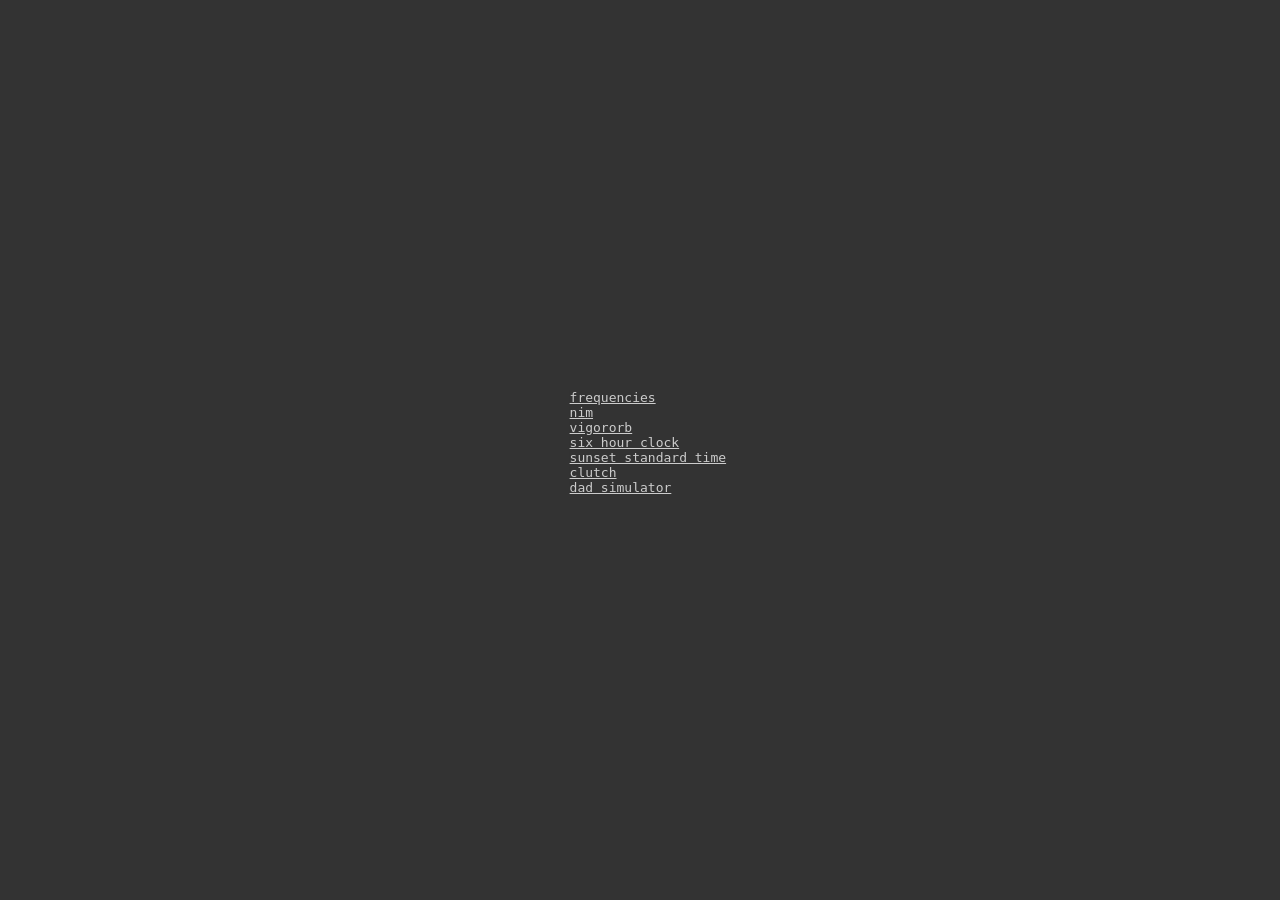
<file: index.html>
<!DOCTYPE html>
<html lang="en">

<head>
    <meta name="viewport" content="width=device-width, initial-scale=1.0" />
    <meta charset="utf-8" />

    <title>a.gen.toys</title>

    <style>
        .center {
            position: absolute;
            top: 50%;
            left: 50%;
            transform: translate(-50%, -50%);
        }

        body {
            background: #333333;
            color: #cccccc;
            margin: 0px;
            padding: 0px;
            border: 0px;
        }

        a {
            background: #333333;
            color: #cccccc;
            margin: 0px;
            padding: 0px;
            border: 0px;
        }
    </style>
</head>

<body>
    <div class="center">
        <pre>
  <a href="frequencies/">frequencies</a>
  <a href="nim/">nim</a>
  <a href="vigororb/">vigororb</a>
  <a href="6hr/">six hour clock</a>
  <a href="sst/">sunset standard time</a>
  <a href="clutch/">clutch</a>
  <a href="dad/">dad simulator</a>
            </pre>
    </div>
</body>

</html>
</file>
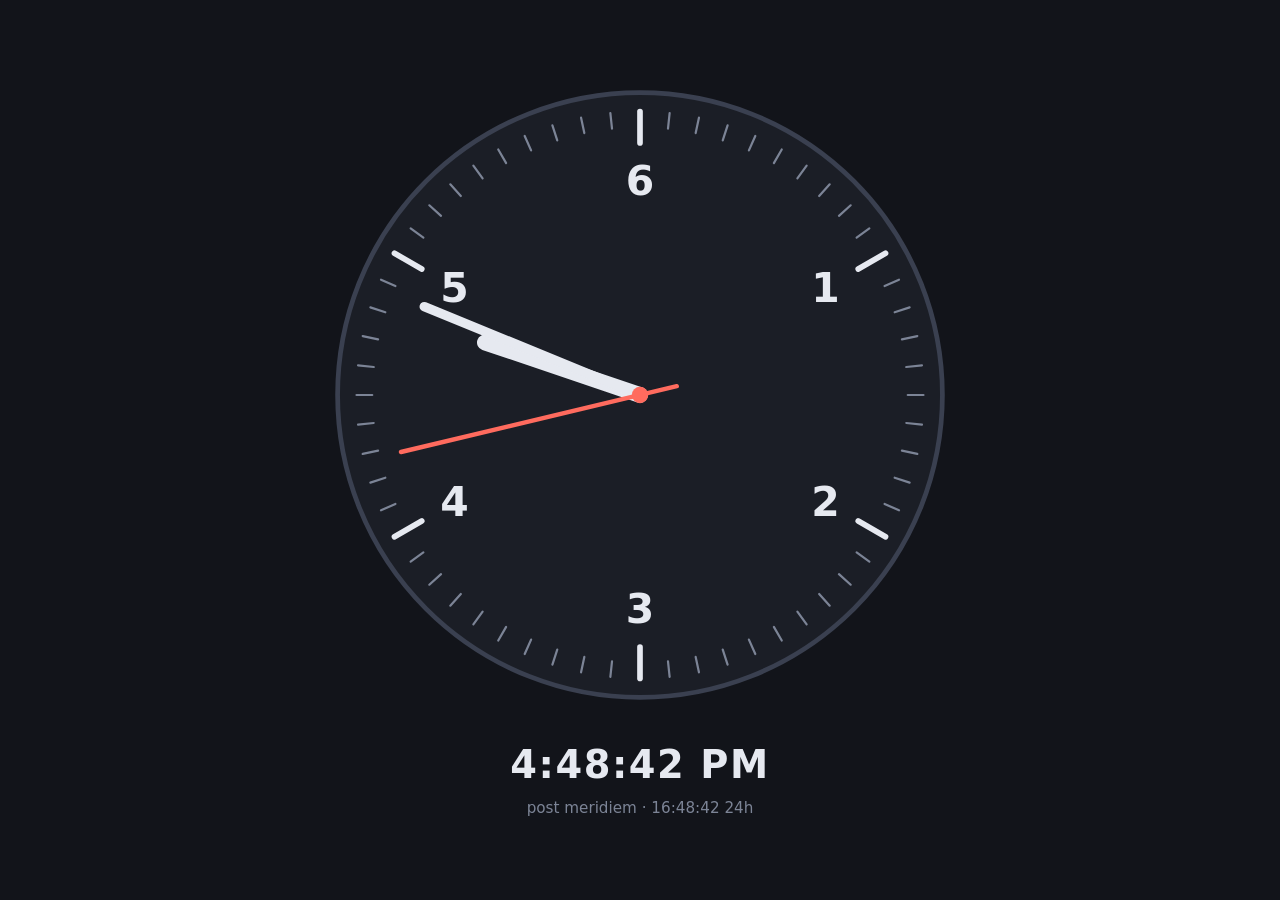
<file: 6hr/index.html>
<!DOCTYPE html>
<html lang="en">
<head>
<meta charset="utf-8">
<meta name="viewport" content="width=device-width, initial-scale=1">
<title>Six-Hour Clock</title>
<style>
  :root {
    --bg: #12141a;
    --face: #1b1e26;
    --rim: #3a4050;
    --ink: #e6e9f0;
    --dim: #7c8496;
    --accent: #ff6b5e;
  }
  * { box-sizing: border-box; }
  html, body {
    height: 100%;
    margin: 0;
  }
  body {
    background: var(--bg);
    color: var(--ink);
    font-family: ui-sans-serif, system-ui, -apple-system, "Segoe UI", Roboto, sans-serif;
    display: flex;
    flex-direction: column;
    align-items: center;
    justify-content: center;
    gap: 1.5rem;
  }
  svg {
    width: min(80vw, 70vh);
    height: auto;
    display: block;
  }
  .face { fill: var(--face); stroke: var(--rim); stroke-width: 1.5; }
  .tick { stroke: var(--dim); stroke-width: 0.7; stroke-linecap: round; }
  .tick.major { stroke: var(--ink); stroke-width: 1.8; }
  .numeral {
    fill: var(--ink);
    font-size: 13px;
    font-weight: 600;
    text-anchor: middle;
    dominant-baseline: central;
  }
  .hand { stroke-linecap: round; }
  #hour   { stroke: var(--ink); stroke-width: 5; }
  #minute { stroke: var(--ink); stroke-width: 3; }
  #second { stroke: var(--accent); stroke-width: 1.4; }
  .pin { fill: var(--accent); }
  #readout {
    text-align: center;
    line-height: 1.6;
  }
  #cycle {
    font-size: clamp(1.6rem, 5vw, 2.4rem);
    font-weight: 600;
    font-variant-numeric: tabular-nums;
    letter-spacing: 0.04em;
  }
  #wall {
    font-size: 0.95rem;
    color: var(--dim);
    font-variant-numeric: tabular-nums;
  }
</style>
</head>
<body>

<svg viewBox="0 0 200 200" role="img" aria-label="Six-hour analog clock">
  <circle class="face" cx="100" cy="100" r="96"/>
  <g id="ticks"></g>
  <g id="numerals"></g>
  <line class="hand" id="hour"   x1="100" y1="100" x2="100" y2="48"/>
  <line class="hand" id="minute" x1="100" y1="100" x2="100" y2="26"/>
  <line class="hand" id="second" x1="100" y1="112" x2="100" y2="22"/>
  <circle class="pin" cx="100" cy="100" r="2.6"/>
</svg>

<div id="readout">
  <div id="cycle">–</div>
  <div id="wall">–</div>
</div>

<script>
const SVG_NS = 'http://www.w3.org/2000/svg';
const CX = 100, CY = 100;

// Point at `deg` clockwise from straight up, `r` from the centre.
function polar(deg, r) {
  const rad = deg * Math.PI / 180;
  return { x: CX + r * Math.sin(rad), y: CY - r * Math.cos(rad) };
}

// 60 minute ticks; every 10th lines up with a numeral and is drawn heavy.
const ticks = document.getElementById('ticks');
for (let i = 0; i < 60; i++) {
  const major = i % 10 === 0;
  const deg = i * 6;
  const outer = polar(deg, 90);
  const inner = polar(deg, major ? 80 : 85);
  const line = document.createElementNS(SVG_NS, 'line');
  line.setAttribute('class', major ? 'tick major' : 'tick');
  line.setAttribute('x1', outer.x.toFixed(3));
  line.setAttribute('y1', outer.y.toFixed(3));
  line.setAttribute('x2', inner.x.toFixed(3));
  line.setAttribute('y2', inner.y.toFixed(3));
  ticks.appendChild(line);
}

// 6 sits at the top (360° ≡ 0°), then 1..5 clockwise at 60° apart.
const numerals = document.getElementById('numerals');
for (let n = 1; n <= 6; n++) {
  const p = polar(n * 60, 68);
  const text = document.createElementNS(SVG_NS, 'text');
  text.setAttribute('class', 'numeral');
  text.setAttribute('x', p.x.toFixed(3));
  text.setAttribute('y', p.y.toFixed(3));
  text.textContent = String(n);
  numerals.appendChild(text);
}

// Each 6-hour cycle gets its own meridiem-style designation.
const PERIODS = [
  { abbr: 'PMN', full: 'post mediam noctem' },  // 00:00–06:00
  { abbr: 'AM',  full: 'ante meridiem' },       // 06:00–12:00
  { abbr: 'PM',  full: 'post meridiem' },       // 12:00–18:00
  { abbr: 'AMN', full: 'ante mediam noctem' },  // 18:00–24:00
];

const hourHand = document.getElementById('hour');
const minuteHand = document.getElementById('minute');
const secondHand = document.getElementById('second');
const cycleOut = document.getElementById('cycle');
const wallOut = document.getElementById('wall');

const pad = v => String(v).padStart(2, '0');

function rotate(el, deg) {
  el.setAttribute('transform', `rotate(${deg.toFixed(3)} ${CX} ${CY})`);
}

function render(now) {
  const h = now.getHours();
  const m = now.getMinutes();
  const s = now.getSeconds() + now.getMilliseconds() / 1000;

  const h6 = h % 6;                                  // 0..5, shown as 6 when 0
  rotate(hourHand, (h6 + m / 60 + s / 3600) * 60);   // one revolution per 6 hours
  rotate(minuteHand, (m + s / 60) * 6);
  rotate(secondHand, s * 6);

  const period = PERIODS[Math.floor(h / 6)];
  const displayHour = h6 === 0 ? 6 : h6;
  cycleOut.textContent = `${displayHour}:${pad(m)}:${pad(now.getSeconds())} ${period.abbr}`;
  wallOut.textContent = `${period.full} · ${pad(h)}:${pad(m)}:${pad(now.getSeconds())} 24h`;
}

function frame() {
  render(new Date());
  requestAnimationFrame(frame);
}
frame();
</script>

</body>
</html>
</file>
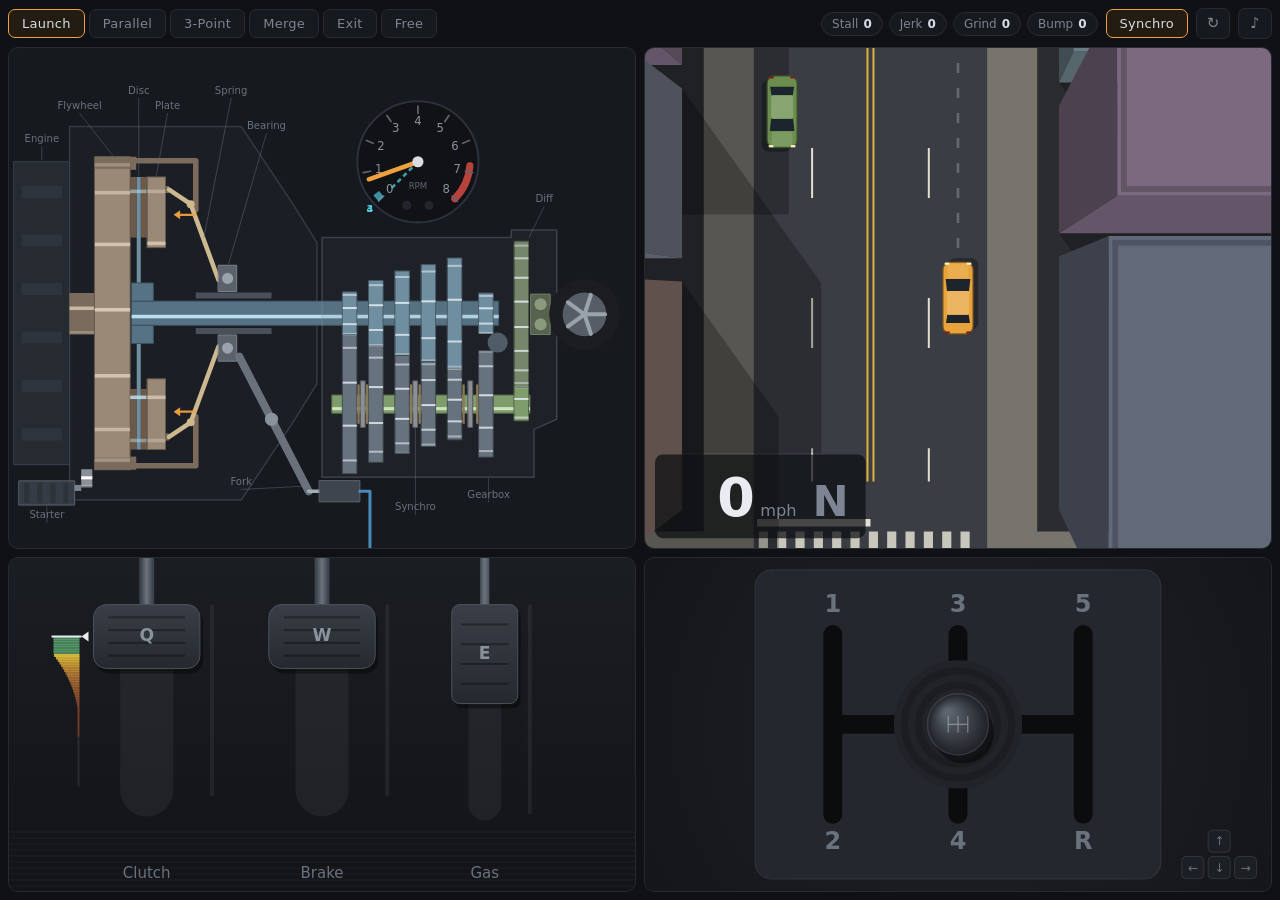
<file: clutch/index.html>
<!DOCTYPE html>
<html lang="en">
<head>
<meta charset="utf-8">
<meta name="viewport" content="width=device-width, initial-scale=1">
<title>clutch</title>
<link rel="icon" href="data:image/svg+xml,<svg xmlns=%22http://www.w3.org/2000/svg%22 viewBox=%220 0 100 100%22><text y=%22.9em%22 font-size=%2290%22>⚙️</text></svg>">
<style>
:root{
  --bg:#0f1114; --panel:#16191e; --rule:#262b33; --ink:#d9dde3; --dim:#7c8591;
  --warm:#f0a03c; --cool:#52c7dd; --good:#72d38a; --bad:#f0605a;
}
*{box-sizing:border-box}
html,body{margin:0;height:100%;overflow:hidden;background:var(--bg);color:var(--ink);
  font-family:ui-sans-serif,system-ui,-apple-system,"Segoe UI",Roboto,sans-serif;
  user-select:none;-webkit-user-select:none;-webkit-tap-highlight-color:transparent}
#app{display:flex;flex-direction:column;height:100vh;height:100dvh;padding:8px;gap:8px}
#bar{display:flex;align-items:center;gap:8px;flex:0 0 auto;flex-wrap:wrap}
#scen{display:flex;gap:4px;flex-wrap:wrap}
button{font:inherit;color:inherit}
.sb{background:var(--panel);border:1px solid var(--rule);color:var(--dim);padding:6px 13px;border-radius:7px;
  cursor:pointer;font-size:13px;letter-spacing:.02em;position:relative}
.sb:hover{color:var(--ink)}
.sb.on{color:var(--ink);border-color:var(--warm);background:#231c13}
.sb i{position:absolute;top:3px;right:3px;width:6px;height:6px;border-radius:50%;display:none}
.sb i.clean{display:block;background:var(--good)}
.sb i.done{display:block;background:var(--warm)}
#faults{display:flex;gap:6px;margin-left:auto;flex-wrap:wrap}
.chip{font-size:12px;color:var(--dim);background:var(--panel);border:1px solid var(--rule);border-radius:999px;
  padding:4px 10px;font-variant-numeric:tabular-nums;transition:border-color .3s,color .3s}
.chip b{color:var(--ink);font-weight:600;margin-left:5px}
.chip.hot{border-color:var(--bad);color:#f3b1ad}
.ib{background:var(--panel);border:1px solid var(--rule);color:var(--dim);width:34px;height:31px;border-radius:7px;
  cursor:pointer;font-size:15px;line-height:1;display:flex;align-items:center;justify-content:center}
.ib:hover{color:var(--ink)}
#grid{flex:1 1 auto;min-height:0;display:grid;grid-template-columns:1fr 1fr;grid-template-rows:3fr 2fr;gap:8px}
.panel{position:relative;background:var(--panel);border:1px solid var(--rule);border-radius:10px;overflow:hidden;min-height:0;min-width:0}
.panel canvas{position:absolute;inset:0;width:100%;height:100%;display:block;touch-action:none}
#over{position:absolute;inset:0;display:none;flex-direction:column;align-items:center;justify-content:center;gap:16px;
  background:rgba(10,12,15,.55);backdrop-filter:blur(2px);-webkit-backdrop-filter:blur(2px)}
#over.show{display:flex}
#over .big{font-size:46px;font-weight:700;letter-spacing:.05em}
#over .big.clean{color:var(--good)}
#over .row{display:flex;gap:8px;flex-wrap:wrap;justify-content:center}
#over .ob{background:var(--panel);border:1px solid var(--rule);color:var(--ink);padding:8px 18px;border-radius:8px;cursor:pointer;font-size:14px}
#over .ob:hover{border-color:var(--warm)}
@media (max-width:720px){
  #app{padding:6px;gap:6px}
  #grid{gap:6px;grid-template-rows:1fr 1fr}
  .sb{padding:5px 8px;font-size:12px}
  .chip{padding:3px 7px;font-size:11px}
  #over .big{font-size:32px}
}
</style>
</head>
<body>
<div id="app">
  <header id="bar">
    <div id="scen"></div>
    <div id="faults"></div>
    <button class="sb on" id="sync" title="S">Synchro</button>
    <button class="ib" id="restart" title="R">↻</button>
    <button class="ib" id="mute" title="M">♪</button>
  </header>
  <main id="grid">
    <section class="panel"><canvas id="cv-mech"></canvas></section>
    <section class="panel"><canvas id="cv-road"></canvas>
      <div id="over"><div class="big" id="ov-word"></div><div class="row" id="ov-chips"></div>
        <div class="row"><button class="ob" id="ov-retry">Retry</button><button class="ob" id="ov-next">Next</button></div></div>
    </section>
    <section class="panel"><canvas id="cv-ped"></canvas></section>
    <section class="panel"><canvas id="cv-gear"></canvas></section>
  </main>
</div>

<script>
'use strict';
/* =====================================================================
   Simulation core (no DOM): drivetrain, rails, scenarios, scenes.
   ===================================================================== */
const clamp=(x,a,b)=>x<a?a:x>b?b:x;
const D2R=Math.PI/180, MPH=2.23694;

/* ---------------- drivetrain ---------------- */
const PHYS=(()=>{
  const g=9.81, RPM=30/Math.PI;
  // 2008–12 US Honda Accord 2.4 (K24Z2 engine, 88E5 five-speed). Gear and final-drive ratios are Honda's;
  // mass, tire (215/60R16) and drag are approximate; reverse is a typical value, not the 88E5's.
  const C={m:1465,r:0.332,fd:4.389,Je:0.19,idle:750,stall:380,limiter:6900,clutchMax:420,matchW:25,
    crr:0.012,cdA:0.70,rho:1.2,brakeMax:13000,syncRate:900,synchro:true,
    ratios:{N:0,'1':3.267,'2':1.778,'3':1.154,'4':0.870,'5':0.647,R:-3.4}};
  // gross full-throttle torque, N·m — net of friction this peaks at 218 N·m @ 4300 and gives 177 hp @ 6500
  const TQ=[[0,95],[600,140],[1000,170],[1500,185],[2000,196],[3000,212],[4300,239],[5000,237],[6000,229],[6500,222],[7000,200],[7600,0]];
  function wot(rpm){rpm=Math.abs(rpm);for(let i=1;i<TQ.length;i++){if(rpm<=TQ[i][0]){const a=TQ[i-1],b=TQ[i];return a[1]+(b[1]-a[1])*(rpm-a[0])/(b[0]-a[0]);}}return 0;}
  const fric=rpm=>7+0.0032*Math.abs(rpm);
  // pedal travel → clamp load. 0 = foot off, 1 = floored.
  const BITE0=0.12, BITE1=0.66;
  function engage(c){if(c<=BITE0)return 1;if(c>=BITE1)return 0;const x=(BITE1-c)/(BITE1-BITE0);return Math.pow(x,2.4);}
  const ratio=gear=>C.ratios[gear]*C.fd;

  function create(o){
    const s={we:C.idle/RPM,v:0,running:true,crank:0,wait:0,gear:'N',clutch:0,gas:0,brake:0,locked:false,
      wd:C.idle/RPM,sync:null,iI:0.09,heat:0,Fd:0,FdAvg:0,Tcl:0,Te:0,thr:0,aF:0,aFp:0,jF:0,events:[]};
    Object.assign(s,o||{});
    if(s.gear!=='N'&&s.v){const G=ratio(s.gear);s.we=s.v/C.r*G;s.wd=s.we;s.locked=true;}
    return s;
  }
  // vehicle longitudinal step with Coulomb friction (brakes + rolling) that can hold the car still
  function veh(v,Fd,Fr,Fa,dt){
    if(Math.abs(v)<1e-3){if(Math.abs(Fd)<=Fr)return 0;return (Fd-Math.sign(Fd)*Fr)/C.m*dt;}
    const vn=v+(Fd-Math.sign(v)*Fr-Fa)/C.m*dt;
    if(Math.sign(vn)!==Math.sign(v)&&Math.abs(Fd)<=Fr)return 0;
    return vn;
  }
  function torque(s,dt){
    const rpm=s.we*RPM;
    if(s.running){
      // idle-air controller: holds idle and fights bogging (a gentle anti-stall)
      const err=(C.idle-rpm)/C.idle;
      s.iI=clamp(s.iI+err*dt*3,0,0.5);
      const idleThr=clamp(err*4+s.iI,0,0.65), g=Math.pow(s.gas,1.15);
      let thr=g+idleThr*(1-g);
      if(rpm>C.limiter)thr=0;
      s.thr=thr;
      return thr*wot(rpm)-fric(rpm);
    }
    s.thr=0;
    let T=-(fric(rpm)+10)*Math.sign(s.we);
    if(s.crank>0)T+=45*(1-rpm/280);
    return T;
  }
  function freeEng(s,Te,dt){
    const w=s.we+Te/C.Je*dt;
    if(!s.running&&s.crank<=0&&(w*s.we<=0||Math.abs(w)<0.5))return 0;
    return w;
  }
  function step(s,dt){
    const e=engage(s.clutch), cap=C.clutchMax*e;
    const Te=torque(s,dt); s.Te=Te;
    const G=ratio(s.gear);
    const Fr=s.brake*C.brakeMax+C.crr*C.m*g;
    const Fa=0.5*C.rho*C.cdA*s.v*Math.abs(s.v);
    let Tcl=0;
    if(G===0||cap<=0){
      s.locked=false;
      s.we=freeEng(s,Te,dt);
      s.v=veh(s.v,0,Fr,Fa,dt);
      if(G!==0)s.wd=s.v/C.r*G;
      else if(s.sync){
        // a synchro cone is dragging the gearbox input up or down to the selected gear's speed
        const wt=s.v/C.r*ratio(s.sync);
        if(cap>0){if(Math.abs(s.we-wt)<=C.matchW){engageNow(s,s.sync);s.events.push('engaged');}else{s.sync=null;s.events.push('grind');}}
        else{const d=wt-s.wd,m=C.syncRate*dt;s.wd=Math.abs(d)<=m?wt:s.wd+Math.sign(d)*m;if(Math.abs(wt-s.wd)<1){engageNow(s,s.sync);s.events.push('engaged');}}
      }
      else if(cap>0)s.wd=s.we;
      else s.wd*=Math.max(0,1-dt*0.6);
    }else{
      const Jv=C.m*C.r*C.r/(G*G);
      let slip=!s.locked;
      if(s.locked){
        const Fdrv=Te*G/C.r;
        let alpha=0, stuck=false;
        if(Math.abs(s.v)<1e-3&&Math.abs(Fdrv)<=Fr)stuck=true;
        else{
          const dv=Math.abs(s.v)>=1e-3?Math.sign(s.v):Math.sign(Fdrv);
          alpha=(Te-(dv*Fr+Fa)*C.r/G)/(C.Je+Jv);
        }
        const Treq=stuck?Te:Te-C.Je*alpha;
        if(Math.abs(Treq)>cap){slip=true;s.locked=false;}
        else{
          Tcl=Treq;
          if(stuck){s.v=0;s.we=0;}
          else{
            let v=(s.we+alpha*dt)*C.r/G;
            if(Math.abs(s.v)>=1e-3&&Math.sign(v)!==Math.sign(s.v)&&Math.abs(Fdrv)<=Fr)v=0;
            s.v=v;s.we=v/C.r*G;
          }
        }
      }
      if(slip){
        const wc=s.v/C.r*G, dw=s.we-wc;
        const sg=dw!==0?Math.sign(dw):Math.sign(Te)||1;
        Tcl=cap*0.92*sg;
        s.we+=(Te-Tcl)/C.Je*dt;
        s.v=veh(s.v,Tcl*G/C.r,Fr,Fa,dt);
        const wc2=s.v/C.r*G;
        if(Math.sign(s.we-wc2)!==sg||Math.abs(s.we-wc2)<0.05){
          const w=(C.Je*s.we+Jv*wc2)/(C.Je+Jv);
          s.we=w;s.v=w*C.r/G;s.locked=true;
        }
        s.heat+=Math.abs(Tcl*dw)*dt/40000;
      }
      s.wd=s.v/C.r*G;
    }
    s.Tcl=Tcl;s.Fd=Tcl*G/C.r;
    s.heat*=Math.max(0,1-dt*0.06);
    const rpm=s.we*RPM;
    if(s.running&&rpm<C.stall){s.running=false;s.events.push('stall');}
    if(!s.running){
      const canCrank=s.gear==='N'||s.clutch>=0.8;
      if(s.crank>0){
        if(!canCrank)s.crank=0;
        else{s.crank-=dt;if(s.crank<=0){s.running=true;s.iI=0.3;s.we=Math.max(s.we,750/RPM);s.events.push('start');}}
      }else if(canCrank){s.wait+=dt;if(s.wait>0.6){s.wait=0;s.crank=0.9;s.events.push('crank');}}
      else s.wait=0;
      if(!s.running&&s.crank<=0&&rpm>650){s.running=true;s.iI=0.1;s.events.push('start');} // bump start
    }
  }
  function engageNow(s,gear){
    const G=ratio(gear),wc=s.v/C.r*G;
    s.gear=gear;s.sync=null;s.locked=engage(s.clutch)>0.03;s.wd=wc;
    if(s.locked){const Jv=C.m*C.r*C.r/(G*G);const w=(C.Je*s.we+Jv*wc)/(C.Je+Jv);s.we=w;s.v=w*C.r/G;}
  }
  // 'ok' | 'grind' | 'sync' (synchro is matching speeds; the gear goes in a moment later)
  function tryShift(s,gear){
    if(gear==='N'){s.gear='N';s.sync=null;s.locked=false;return 'ok';}
    if(s.gear!=='N'){s.gear='N';s.locked=false;}   // every shift passes through neutral
    if((gear==='R'&&s.v>0.5)||(gear!=='R'&&s.v<-0.5))return 'grind';
    const wc=s.v/C.r*ratio(gear);
    // the dog teeth only mesh if the gearbox input is already turning at the gear's speed
    const win=engage(s.clutch)>0.03?s.we:s.wd;
    if(Math.abs(win-wc)<=C.matchW){engageNow(s,gear);return 'ok';}
    if(engage(s.clutch)>0.03||!C.synchro)return 'grind';
    s.sync=gear;return 'sync';
  }
  // drivetrain jerk, m/s³, low-passed — the "lurch" detector
  function comfort(s,dt){
    const a=s.FdAvg/C.m;
    s.aF+=(a-s.aF)*Math.min(1,dt/0.07);
    const j=(s.aF-s.aFp)/Math.max(dt,1e-4); s.aFp=s.aF;
    s.jF+=(j-s.jF)*Math.min(1,dt/0.07);
    return s.jF;
  }
  return {C,RPM,BITE0,BITE1,engage,ratio,create,step,tryShift,comfort,wot};
})();

/* ---------------- rails (steering on rails) ---------------- */
const RAIL=(()=>{
  const DS=0.1, HL=2.15, HW=0.9;
  // prims: {s:len} straight, {arc:deg, R} heading change (+ = clockwise on screen). dir: +1 fwd, -1 reverse
  function build(pose,prims,dir,back,fwd){
    let x=pose.x,y=pose.y,h=pose.h,p=0;
    const S=[],X=[],Y=[],H=[];
    const push=()=>{S.push(p);X.push(x);Y.push(y);H.push(h);};
    if(back>0){const n=Math.round(back/DS);for(let i=n;i>=1;i--){const d=-i*DS;S.push(d);X.push(x+Math.cos(h)*d*dir);Y.push(y+Math.sin(h)*d*dir);H.push(h);}}
    push();
    for(const pr of prims){
      const arc=pr.arc?pr.arc*D2R:0;
      const len=pr.s!==undefined?pr.s:pr.R*Math.abs(arc);
      if(len<=1e-6)continue;
      const n=Math.max(1,Math.ceil(len/DS)),ds=len/n,dh=arc/n;
      for(let i=0;i<n;i++){const hm=h+dh/2;x+=Math.cos(hm)*ds*dir;y+=Math.sin(hm)*ds*dir;h+=dh;p+=ds;push();}
    }
    const L=p;
    const n=Math.ceil(Math.max(0,fwd)/DS);
    for(let i=0;i<n;i++){x+=Math.cos(h)*DS*dir;y+=Math.sin(h)*DS*dir;p+=DS;push();}
    return {S,X,Y,H,pmin:S[0],pmax:S[S.length-1],L,dir};
  }
  function at(P,p){
    const S=P.S;let lo=0,hi=S.length-1;
    if(p<=S[0])return {x:P.X[0],y:P.Y[0],h:P.H[0]};
    if(p>=S[hi])return {x:P.X[hi],y:P.Y[hi],h:P.H[hi]};
    while(hi-lo>1){const m=(lo+hi)>>1;if(S[m]<=p)lo=m;else hi=m;}
    const t=(p-S[lo])/(S[hi]-S[lo]);
    return {x:P.X[lo]+(P.X[hi]-P.X[lo])*t,y:P.Y[lo]+(P.Y[hi]-P.Y[lo])*t,h:P.H[lo]+(P.H[hi]-P.H[lo])*t};
  }
  function corners(x,y,h,hl=HL,hw=HW){
    const c=Math.cos(h),s=Math.sin(h);
    return [[hl,hw],[hl,-hw],[-hl,-hw],[-hl,hw]].map(([a,b])=>[x+c*a-s*b,y+s*a+c*b]);
  }
  // points offset to the left of travel direction by d
  function offset(P,d,p0,p1,step=1){
    const out=[];p0=Math.max(p0,P.pmin);p1=Math.min(p1,P.pmax);
    for(let p=p0;;p+=step){const q=at(P,Math.min(p,p1));out.push([q.x+Math.sin(q.h)*d,q.y-Math.cos(q.h)*d]);if(p>=p1)break;}
    return out;
  }
  return {DS,HL,HW,build,at,corners,offset};
})();

/* ---------------- scenario progress ---------------- */
const RUN=(()=>{
  const JT=18, JCD=1.1;
  function prepare(scn){
    if(scn.nom)return;
    scn.nom=[];let pose=Object.assign({},scn.start.pose);
    scn.legs.forEach((spec,k)=>{
      const loop=spec.end==='loop', back=k===0&&!loop?8:0;
      if(spec.ext===undefined)spec.ext=loop?0:10;
      let P=RAIL.build(pose,spec.prims,spec.dir,back,spec.wall?8:spec.ext);
      if(spec.wall){ // stop the rail where the car's footprint meets a curb / bumper
        const ax=spec.wall.axis==='x'?0:1;let found=P.pmax;
        for(let p=P.L-(spec.zb||0);p<=P.pmax;p+=0.02){
          const q=RAIL.at(P,p);
          if(RAIL.corners(q.x,q.y,q.h).some(c=>spec.wall.sgn*(c[ax]-spec.wall.v)>0)){found=p;break;}
        }
        spec.ext=found-P.L;
        P=RAIL.build(pose,spec.prims,spec.dir,back,spec.ext);
      }
      scn.nom.push({start:pose,P});
      pose=RAIL.at(P,P.L);
    });
  }
  function makeLeg(scn,k,pose){
    const spec=scn.legs[k];
    const prims=spec.prims.map(o=>Object.assign({},o));
    if(k>0&&prims[0].s!==undefined){
      // absorb wherever the driver actually stopped, so every later waypoint stays put
      const n=scn.nom[k].start;
      const d=(pose.x-n.x)*Math.cos(n.h)+(pose.y-n.y)*Math.sin(n.h);
      prims[0].s=Math.max(0.05,prims[0].s-spec.dir*d);
      pose={x:pose.x,y:pose.y,h:n.h};
    }
    const loop=spec.end==='loop';
    return RAIL.build(pose,prims,spec.dir,k===0&&!loop?8:0,spec.ext);
  }
  function create(scn){
    prepare(scn);
    const run={scn,k:0,p:0,legs:[],saved:[],faults:{Stall:0,Jerk:0,Grind:0,Bump:0},done:false,stopT:0,jcd:0.6,
      flags:{},events:[],pPrev:0,t:0};
    run.legs[0]=makeLeg(scn,0,scn.start.pose);
    return run;
  }
  const pose=run=>RAIL.at(run.legs[run.k],run.p);
  function fault(run,key){
    if(run.done)return;
    run.faults[key]=(run.faults[key]||0)+1;run.events.push(key);
  }
  function hit(run,s){if(Math.abs(s.v)>1.0&&run.t-(run.lastBump??-9)>.5){fault(run,'Bump');run.lastBump=run.t;}s.v=0;s.locked=false;}
  function step(run,s,dt){
    const scn=run.scn,spec=scn.legs[run.k],P=run.legs[run.k];
    run.p+=s.v*spec.dir*dt;
    if(spec.end==='loop'){if(run.p>=P.L)run.p-=P.L;else if(run.p<0)run.p+=P.L;return;}
    if(run.p>P.pmax){run.p=P.pmax;hit(run,s);}
    else if(run.p<P.pmin){
      if(run.k>0){const over=P.pmin-run.p;run.k--;run.p=run.saved[run.k]+over;return;}
      run.p=P.pmin;hit(run,s);
    }
    if(spec.end==='turn'&&run.p>=P.L-spec.zb&&s.v*spec.dir<-1e-3){
      run.saved[run.k]=run.p;
      const q=RAIL.at(P,run.p);
      run.k++;run.legs[run.k]=makeLeg(scn,run.k,q);run.p=0;
    }
  }
  function frame(run,s,dt){
    run.t+=dt;
    const jF=PHYS.comfort(s,dt);
    run.jcd-=dt;
    if(run.done){run.pPrev=run.p;return;}
    if(Math.abs(jF)>JT&&run.jcd<=0){fault(run,'Jerk');run.jcd=JCD;}
    const mph=Math.abs(s.v)*MPH;
    for(const ch of run.scn.checks||[]){
      if(run.k!==ch.k||run.flags[ch.fault])continue;
      if(ch.type==='min'&&run.pPrev<ch.p&&run.p>=ch.p&&mph<ch.mph){fault(run,ch.fault);run.flags[ch.fault]=1;}
      if(ch.type==='max'&&run.p>=ch.p0&&run.p<=ch.p1&&mph>ch.mph){fault(run,ch.fault);run.flags[ch.fault]=1;}
    }
    const spec=run.scn.legs[run.k],P=run.legs[run.k];
    if(spec.end==='line'&&run.p>=P.L)finish(run);
    if(spec.end==='stop'){
      if(run.p>P.L+spec.za&&!run.flags.Line){fault(run,'Line');run.flags.Line=1;}
      if(run.p>=P.L-spec.zb&&Math.abs(s.v)<0.05){run.stopT+=dt;if(run.stopT>0.6)finish(run);}
      else run.stopT=0;
    }
    run.pPrev=run.p;
  }
  function finish(run){if(run.done)return;run.done=true;run.events.push('done');}
  return {create,step,frame,pose,fault,prepare};
})();

/* ---------------- world ---------------- */
const COL={asph:'#3a3d43',asph2:'#33363b',side:'#77746d',curb:'#a29e94',grass:'#3a5233',grass2:'#43603b',
  white:'#e2ded0',yellow:'#e0b33c',ground:'#2a2c30',drive:'#6d6a63'};
const ROOFS=['#6f7684','#80705f','#5f6f66','#8a756d','#73737e','#8d8473','#626a7a','#7b6a7f','#93806a','#6a7d86'];
const CARS=['#b8392f','#2e6fb7','#d9d4c7','#2f3b45','#6b8e4e','#b88a2e','#7a4c8c','#9aa3ab','#1e5e5a','#c46a2a'];
function rng(seed){let s=seed>>>0||1;return()=>((s=(Math.imul(s,1664525)+1013904223)>>>0)/4294967296);}
const pick=(r,a)=>a[Math.floor(r()*a.length)];

function blockFill(o,r,x0,y0,x1,y1,opt={}){
  const zmin=opt.zmin??7,zmax=opt.zmax??28,park=opt.park??0.1,maxs=opt.maxs??24,roofs=opt.roofs||ROOFS;
  const go=(a,b,c,d,dep)=>{
    const w=c-a,h=d-b;if(w<5||h<5)return;
    if((w>maxs||h>maxs)&&dep<8){
      if(w>=h){const m=a+w*(0.35+r()*0.3);go(a,b,m,d,dep+1);go(m,b,c,d,dep+1);}
      else{const m=b+h*(0.35+r()*0.3);go(a,b,c,m,dep+1);go(a,m,c,d,dep+1);}
      return;
    }
    if(r()<park){
      o.push({t:'rect',x:a+.5,y:b+.5,w:w-1,h:h-1,c:COL.grass});
      const n=1+Math.floor(r()*3);for(let i=0;i<n;i++)o.push({t:'tree',x:a+2+r()*(w-4),y:b+2+r()*(h-4),r:1.8+r()*1.4});
      return;
    }
    o.push({t:'bldg',x:a+.7,y:b+.7,w:w-1.4,h:h-1.4,z:zmin+r()*(zmax-zmin),c:pick(r,roofs),seed:Math.floor(r()*1e6)});
  };
  go(x0,y0,x1,y1,0);
}
// a north-south street with cross streets at ycs
function cityStreet(o,r,cfg){
  const {half,side=3,ycs,y0,y1,blockW}=cfg,sw=half+side;
  o.push({t:'rect',x:-sw,y:y0,w:2*sw,h:y1-y0,c:COL.side});
  for(const yc of ycs)o.push({t:'rect',x:-500,y:yc-10,w:1000,h:20,c:COL.side});
  o.push({t:'rect',x:-half,y:y0,w:2*half,h:y1-y0,c:COL.asph});
  for(const yc of ycs){
    o.push({t:'rect',x:-500,y:yc-7,w:1000,h:14,c:COL.asph});
    for(const sx of [-1,1]){
      o.push({t:'line',pts:[[sx*sw,yc],[sx*500,yc]],w:.12,c:COL.yellow,dash:[3,6]});
      o.push({t:'zebra',x:sx>0?half+.4:-sw+.4,y:yc-6.6,w:side-.8,h:13.2,v:false});
    }
    o.push({t:'zebra',x:-half+.3,y:yc-10,w:2*half-.6,h:2.6,v:true});
    o.push({t:'zebra',x:-half+.3,y:yc+7.4,w:2*half-.6,h:2.6,v:true});
    o.push({t:'rect',x:0,y:yc+10.3,w:half-.2,h:.45,c:COL.white});
    o.push({t:'rect',x:-half+.2,y:yc-10.75,w:half-.2,h:.45,c:COL.white});
  }
  const edges=[y0,...ycs.slice().sort((a,b)=>a-b).flatMap(yc=>[yc-10,yc+10]),y1];
  for(let i=0;i+1<edges.length;i+=2){
    const ya=edges[i],yb=edges[i+1];if(yb-ya<2)continue;
    cfg.marks(o,ya+(i?3:0),yb-(i+2<edges.length?3:0));
    blockFill(o,r,sw+.6,ya+.6,sw+.6+blockW,yb-.6,cfg.block);
    blockFill(o,r,-sw-.6-blockW,ya+.6,-sw-.6,yb-.6,cfg.block);
  }
}
function highway(o,xr,y0,y1){
  const nL=xr-7.4-1.85,nR=xr+1.85,sR=nL-1.5-10,sL=sR-11.1;
  o.push({t:'rect',x:nL-1.5,y:y0,w:nR+2.5-(nL-1.5),h:y1-y0,c:COL.asph});
  o.push({t:'rect',x:sL-2.5,y:y0,w:sR+1.5-(sL-2.5),h:y1-y0,c:COL.asph});
  for(const x of [nL,nR,sL,sR])o.push({t:'line',pts:[[x,y0],[x,y1]],w:.15,c:x===nL||x===sR?COL.yellow:COL.white});
  for(const x of [nL+3.7,nL+7.4,sL+3.7,sL+7.4])o.push({t:'line',pts:[[x,y0],[x,y1]],w:.13,c:COL.white,dash:[3,9]});
  o.push({t:'line',pts:[[nL-6.5,y0],[nL-6.5,y1]],w:.45,c:'#8f8c84'});
  return {nL,nR,sL,sR};
}
function treeScatter(o,r,n,x0,y0,x1,y1,avoid){
  for(let i=0;i<n;i++){const x=x0+r()*(x1-x0),y=y0+r()*(y1-y0);if(!avoid(x,y))o.push({t:'tree',x,y,r:2+r()*2.2});}
}
function nearPath(P,x,y,d){for(let i=0;i<P.S.length;i+=15){const dx=P.X[i]-x,dy=P.Y[i]-y;if(dx*dx+dy*dy<d*d)return true;}return false;}

function sceneLaunch(scn){
  const o=[],r=rng(3);
  const stopY=scn.start.pose.y-(scn.legs[0].prims[0].s+RAIL.HL);
  const ycs=[-330,stopY-10.5,-76,24];
  o.push({t:'rect',x:-600,y:-700,w:1200,h:1000,c:COL.ground});
  cityStreet(o,r,{half:7,ycs,y0:-700,y1:300,blockW:80,marks:(o,ya,yb)=>{
    o.push({t:'line',pts:[[-.18,ya],[-.18,yb]],w:.12,c:COL.yellow});
    o.push({t:'line',pts:[[.18,ya],[.18,yb]],w:.12,c:COL.yellow});
    for(const x of [-3.5,3.5])o.push({t:'line',pts:[[x,ya],[x,yb]],w:.12,c:COL.white,dash:[3,6]});
  }});
  for(let y=-680;y<290;y+=6.4+r()*7)if(r()<0.6&&ycs.every(yc=>Math.abs(y-yc)>14))o.push({t:'car',x:-5.3,y,h:Math.PI/2,c:pick(r,CARS)});
  o.push({t:'sign',x:8.3,y:stopY+.6,kind:'stop'});
  return o;
}
function sceneParallel(scn){
  const o=[],r=rng(5);
  o.push({t:'rect',x:-600,y:-500,w:1200,h:900,c:COL.ground});
  cityStreet(o,r,{half:6,ycs:[-64,54],y0:-500,y1:400,blockW:70,marks:(o,ya,yb)=>{
    o.push({t:'line',pts:[[-.18,ya],[-.18,yb]],w:.12,c:COL.yellow});
    o.push({t:'line',pts:[[.18,ya],[.18,yb]],w:.12,c:COL.yellow});
    for(const x of [-3.5,3.5])o.push({t:'line',pts:[[x,ya],[x,yb]],w:.1,c:COL.white});
  }});
  const front=0,rear=11.27+RAIL.HL+.05,ys=[front,rear];
  for(let i=1;i<=6;i++)ys.push(front-6.9*i);
  for(let i=1;i<=3;i++)ys.push(rear+6.9*i);
  ys.forEach((y,i)=>o.push({t:'car',x:4.75,y,h:-Math.PI/2,c:i===0?'#2e6fb7':i===1?'#6b8e4e':pick(r,CARS)}));
  for(let y=-52;y<44;y+=6.6+r()*5)if(r()<0.75)o.push({t:'car',x:-4.75,y,h:Math.PI/2,c:pick(r,CARS)});
  return o;
}
function scene3pt(scn){
  const o=[],r=rng(9);
  o.push({t:'rect',x:-500,y:-500,w:1000,h:900,c:COL.grass});
  o.push({t:'rect',x:-7.2,y:-500,w:14.4,h:900,c:COL.side});
  o.push({t:'rect',x:-5,y:-500,w:10,h:900,c:COL.asph});
  for(const x of [-5,5])o.push({t:'line',pts:[[x,-500],[x,400]],w:.22,c:COL.curb});
  o.push({t:'line',pts:[[0,-500],[0,400]],w:.12,c:COL.yellow,dash:[3,6]});
  const houses=['#8a5a4a','#6f6a62','#5c6a7a','#7d6d55','#6a5a6e','#8c7b62'];
  for(const sx of [-1,1])for(let y=-480;y<380;y+=24){
    const hw=10+r()*4,hh=11+r()*5,yc=y+12+(r()-.5)*3,dy=yc+(r()<.5?-1:1)*(hh/2-2.2);
    o.push({t:'rect',x:sx>0?7.2:-14,y:dy-1.6,w:6.8,h:3.2,c:COL.drive});
    o.push({t:'bldg',x:sx>0?14:-14-hw,y:yc-hh/2,w:hw,h:hh,z:5+r()*3,c:pick(r,houses),seed:Math.floor(r()*1e6),house:1});
    if(r()<.45)o.push({t:'car',x:sx>0?10.5:-10.5,y:dy,h:sx>0?0:Math.PI,c:pick(r,CARS)});
    for(let k=0;k<2;k++)if(r()<.7)o.push({t:'tree',x:sx*(9+r()*3.5),y:y+r()*24,r:1.8+r()*1.6});
    if(r()<.6)o.push({t:'tree',x:sx*(30+r()*8),y:y+r()*24,r:2.4+r()*2});
  }
  for(let y=-470;y<-30;y+=9+r()*14)o.push({t:'car',x:(r()<.5?-1:1)*3.95,y,h:-Math.PI/2*(r()<.5?1:-1),c:pick(r,CARS)});
  for(let y=40;y<380;y+=9+r()*14)o.push({t:'car',x:3.95,y,h:-Math.PI/2,c:pick(r,CARS)});
  return o;
}
function sceneMerge(scn){
  const o=[],r=rng(21),P=scn.nom[0].P;
  const pA=scn.marks.pA,pS=scn.marks.pS;
  const A=RAIL.at(P,pA),xa=A.x,xr=xa-3.69;
  const y0=P.Y[0]+300,y1=P.Y[P.Y.length-1]-400;
  o.push({t:'rect',x:xr-400,y:y1-100,w:900,h:y0-y1+200,c:COL.grass});
  for(let i=0;i<14;i++)o.push({t:'rect',x:xr-380+r()*760,y:y1+r()*(y0-y1),w:30+r()*60,h:40+r()*90,c:COL.grass2});
  const hw=highway(o,xr,y0,y1);
  const st=scn.start.pose,back=d=>[st.x-Math.cos(st.h)*d,st.y-Math.sin(st.h)*d];
  const ramp=[back(160),...RAIL.offset(P,0,P.pmin,pS+30,1)];
  o.push({t:'road',pts:[back(160),...RAIL.offset(P,0,P.pmin,pA,1)],w:7,c:COL.asph});
  o.push({t:'road',pts:ramp,w:4.4,c:COL.asph});
  o.push({t:'line',pts:[[...back(160)].map((v,i)=>v+(i?-Math.cos(st.h):Math.sin(st.h))*2.25),...RAIL.offset(P,2.25,P.pmin,pA+20,1)],w:.15,c:COL.yellow});
  o.push({t:'line',pts:[[...back(160)].map((v,i)=>v-(i?-Math.cos(st.h):Math.sin(st.h))*2.25),...RAIL.offset(P,-2.25,P.pmin,pS+30,1)],w:.15,c:COL.white});
  o.push({t:'line',pts:[[xa-1.85,RAIL.at(P,pA-40).y],[xa-1.85,RAIL.at(P,pS-70).y]],w:.22,c:COL.white,dash:[1,3]});
  const sg=RAIL.at(P,scn.checks[0].p-35);
  o.push({t:'sign',x:sg.x+4,y:sg.y,kind:'min',n:scn.checks[0].mph});
  treeScatter(o,r,420,xr-360,y1,xr+420,y0,(x,y)=>(x>hw.sL-8&&x<hw.nR+8)||nearPath(P,x,y,11));
  scn.lanes=[{x:xr-3.7,dir:1,v:31,n:4},{x:xr-7.4,dir:1,v:34,n:3},{x:hw.sL+1.85,dir:-1,v:33,n:3},{x:hw.sL+5.55,dir:-1,v:30,n:4},{x:hw.sL+9.25,dir:-1,v:28,n:3}];
  return o;
}
function sceneExit(scn){
  const o=[],r=rng(33),P=scn.nom[0].P,xr=0;
  const y0=300,y1=P.Y[P.Y.length-1]-500;
  o.push({t:'rect',x:-500,y:y1-100,w:1100,h:y0-y1+200,c:COL.grass});
  for(let i=0;i<14;i++)o.push({t:'rect',x:-380+r()*800,y:y1+r()*(y0-y1),w:30+r()*60,h:40+r()*90,c:COL.grass2});
  const end=RAIL.at(P,P.L),stopY=end.y-RAIL.HL;
  const hw=highway(o,xr,y0,y1);
  const yc=stopY-8.2;
  o.push({t:'rect',x:hw.nR+30,y:yc-8.5,w:600,h:17,c:COL.side});
  o.push({t:'rect',x:hw.nR+30,y:yc-6,w:600,h:12,c:COL.asph});
  o.push({t:'line',pts:[[hw.nR+30,yc],[hw.nR+630,yc]],w:.12,c:COL.yellow});
  o.push({t:'road',pts:RAIL.offset(P,0,scn.marks.pG,P.pmax,1),w:7,c:COL.asph});
  o.push({t:'road',pts:RAIL.offset(P,0,scn.marks.pS0,P.pmax,1),w:4.4,c:COL.asph});
  o.push({t:'line',pts:[[1.85,RAIL.at(P,scn.marks.pS1-25).y],[1.85,RAIL.at(P,scn.marks.pG).y]],w:.22,c:COL.white,dash:[1,3]});
  o.push({t:'line',pts:RAIL.offset(P,-2.25,scn.marks.pS1,P.L,1),w:.15,c:COL.white});
  o.push({t:'line',pts:RAIL.offset(P,2.25,scn.marks.pG,P.L,1),w:.15,c:COL.yellow});
  o.push({t:'rect',x:end.x-2.2,y:stopY-.5,w:4.4,h:.5,c:COL.white});
  o.push({t:'sign',x:end.x+3.4,y:stopY+.4,kind:'stop'});
  const ch=scn.checks[0],sg=RAIL.at(P,ch.p0-25);
  o.push({t:'sign',x:sg.x+4,y:sg.y,kind:'adv',n:ch.mph});
  blockFill(o,r,end.x+12,yc-90,end.x+170,yc-9.5,{zmin:5,zmax:12,maxs:30});
  blockFill(o,r,end.x+12,yc+9.5,end.x+90,yc+60,{zmin:4,zmax:9,maxs:30});
  treeScatter(o,r,420,-360,y1,420,y0,(x,y)=>(x>hw.sL-8&&x<hw.nR+8)||nearPath(P,x,y,11)||(y>yc-95&&y<yc+65&&x>end.x-8));
  scn.lanes=[{x:xr-3.7,dir:1,v:30,n:4},{x:xr-7.4,dir:1,v:33,n:3},{x:hw.sL+1.85,dir:-1,v:33,n:3},{x:hw.sL+5.55,dir:-1,v:30,n:4},{x:hw.sL+9.25,dir:-1,v:28,n:3}];
  return o;
}
function sceneFree(scn){
  const o=[],r=rng(44),P=scn.nom[0].P;
  o.push({t:'rect',x:-400,y:-500,w:1000,h:900,c:COL.ground});
  const c=RAIL.offset(P,2.25,0,P.L,1);c.push(c[0],c[1]);
  o.push({t:'road',pts:c,w:15,c:COL.side});
  o.push({t:'road',pts:c,w:9,c:COL.asph});
  o.push({t:'line',pts:c,w:.12,c:COL.yellow,dash:[3,6]});
  blockFill(o,r,12,-190,142,10,{maxs:28,park:.18});
  blockFill(o,r,-110,-320,-11,130,{maxs:30});
  blockFill(o,r,165,-320,280,130,{maxs:30});
  blockFill(o,r,-11,-320,165,-213,{maxs:30});
  blockFill(o,r,-11,33,165,130,{maxs:30});
  scn.loopTraffic=[{off:4.5,v:-11,n:5}];
  return o;
}

const SCN=(()=>{
  const N=-Math.PI/2;
  // parallel park: reverse S-curve that shifts the car 2.6 m sideways into the spot
  const R=4.8,TH=Math.acos(1-2.6/(2*R))/D2R;
  return [
    {id:'launch',name:'Launch',start:{pose:{x:5.25,y:0,h:N}},
      legs:[{dir:1,prims:[{s:160}],end:'stop',zb:4,za:.6,ext:50}],scene:sceneLaunch,
      lanes:[{x:-1.75,dir:-1,v:11,n:4}]},
    {id:'parallel',name:'Parallel',start:{pose:{x:2.15,y:14,h:N}},
      legs:[
        {dir:1,prims:[{s:14}],end:'turn',zb:.8,ext:10},
        {dir:-1,prims:[{s:.8},{arc:-TH,R},{arc:TH,R},{s:1}],end:'turn',zb:.8,wall:{axis:'y',v:11.27,sgn:1}},
        {dir:1,prims:[{s:.66},{s:1}],end:'stop',zb:.6,za:9,wall:{axis:'y',v:2.2,sgn:-1}}],
      scene:sceneParallel},
    {id:'3pt',name:'3-Point',start:{pose:{x:2.2,y:0,h:N}},
      legs:[
        {dir:1,prims:[{s:1},{arc:-75,R:4.8},{s:.8}],end:'turn',zb:.8,wall:{axis:'x',v:-4.9,sgn:-1}},
        {dir:-1,prims:[{s:.8},{arc:-30,R:4.8},{s:.8}],end:'turn',zb:.8,wall:{axis:'x',v:4.9,sgn:1}},
        {dir:1,prims:[{s:.8},{arc:-75,R:4.8},{s:40}],end:'line'}],
      scene:scene3pt},
    {id:'merge',name:'Merge',start:{pose:{x:0,y:0,h:-130*D2R}},
      legs:[{dir:1,prims:[{s:30},{arc:40,R:180},{s:110},{arc:-6.05,R:331},{arc:6.05,R:331},{s:450}],end:'line'}],
      marks:{pA:30+180*40*D2R,pS:30+180*40*D2R+110+2*331*6.05*D2R},
      checks:[{k:0,type:'min',p:30+180*40*D2R+110,mph:50,fault:'Slow'}],scene:sceneMerge},
    {id:'exit',name:'Exit',start:{pose:{x:0,y:0,h:N},v:29.06,gear:'5'},
      legs:[{dir:1,prims:[{s:100},{arc:6.05,R:331},{arc:-6.05,R:331},{s:70},{arc:40,R:150},{s:60},{arc:-40,R:130},{s:90}],end:'stop',zb:5,za:.8,ext:30}],
      marks:{pS0:100,pS1:100+2*331*6.05*D2R,pG:100+2*331*6.05*D2R+50},
      checks:[{k:0,type:'max',p0:100+2*331*6.05*D2R+70,p1:100+2*331*6.05*D2R+70+150*40*D2R,mph:45,fault:'Fast'}],
      scene:sceneExit},
    {id:'free',name:'Free',start:{pose:{x:0,y:0,h:N}},
      legs:[{dir:1,prims:[{s:180},{arc:90,R:22},{s:110},{arc:90,R:22},{s:180},{arc:90,R:22},{s:110},{arc:90,R:22}],end:'loop'}],
      scene:sceneFree},
  ];
})();

if(typeof module!=='undefined')module.exports={PHYS,RAIL,RUN,SCN,clamp,MPH};
</script>

<script>
'use strict';
/* =====================================================================
   Front end: input, audio, drawing.
   ===================================================================== */
const $=id=>document.getElementById(id);
const C=PHYS.C, RPM=PHYS.RPM;
let dpr=Math.min(2,window.devicePixelRatio||1);
const CV={};
for(const k of ['mech','road','ped','gear']){const el=$('cv-'+k);CV[k]={el,ctx:el.getContext('2d'),w:1,h:1};}

let scnIdx=0, scn=null, run=null, s=null, world=[], traffic=[];
const cam={x:0,y:0,zoom:1};
const vis={eng:0,disc:0,out:0,wheel:0,st:0,stx:0,shake:0};
const flash={word:'',t:0,col:'#fff'};
let best={};
try{best=JSON.parse(localStorage.getItem('clutch.v1')||'{}')||{};}catch(e){best={};}

/* ---------------- color helpers ---------------- */
const shadeCache={};
function shade(hex,f){
  const k=hex+f;if(shadeCache[k])return shadeCache[k];
  const n=parseInt(hex.slice(1),16);let r=n>>16,g=n>>8&255,b=n&255;
  if(f<0){r*=1+f;g*=1+f;b*=1+f;}else{r+=(255-r)*f;g+=(255-g)*f;b+=(255-b)*f;}
  return shadeCache[k]=`rgb(${r|0},${g|0},${b|0})`;
}

/* ---------------- scenario setup ---------------- */
function bbox(o){
  if(o.pts){let a=1e9,b=1e9,c=-1e9,d=-1e9;for(const [x,y] of o.pts){a=Math.min(a,x);b=Math.min(b,y);c=Math.max(c,x);d=Math.max(d,y);}const m=(o.w||0)/2;return [a-m,b-m,c+m,d+m];}
  if(o.t==='rect'||o.t==='bldg'||o.t==='zebra')return [o.x,o.y,o.x+o.w,o.y+o.h];
  const m=o.r?o.r+1:3;return [o.x-m,o.y-m,o.x+m,o.y+m];
}
function load(i){
  scnIdx=(i+SCN.length)%SCN.length;scn=SCN[scnIdx];
  run=RUN.create(scn);
  const st=scn.start;
  s=PHYS.create({v:st.v||0,gear:st.gear||'N'});
  world=scn.scene(scn);for(const o of world)o.bb=bbox(o);
  world.flat=world.filter(o=>o.t!=='bldg'&&o.t!=='tree'&&o.t!=='car'&&o.t!=='sign');
  world.cars=world.filter(o=>o.t==='car');
  world.signs=world.filter(o=>o.t==='sign');
  world.tall=world.filter(o=>o.t==='bldg'||o.t==='tree');
  // traffic
  traffic=[];const r=rng(77+scnIdx);
  const p0=RUN.pose(run);
  for(const ln of scn.lanes||[])for(let i=0;i<ln.n;i++)traffic.push({lane:ln,x:ln.x,y:p0.y+(-1+2*(i+r()*.6)/ln.n)*260,v:ln.v*(0.95+r()*.1),c:pick(r,CARS)});
  for(const lt of scn.loopTraffic||[]){const L=run.legs[0].L;for(let i=0;i<lt.n;i++)traffic.push({loop:lt,p:L*(i+r()*.5)/lt.n,v:lt.v*(0.9+r()*.2),c:pick(r,CARS)});}
  const q=RUN.pose(run);cam.x=q.x;cam.y=q.y;cam.zoom=1/(1+Math.abs(s.v)/16);
  SH.col=0;SH.row=0;
  if(s.gear!=='N'){const sl=SLOT[s.gear];SH.col=sl[0];SH.row=sl[1];}
  SH.kx=SH.col;SH.ky=SH.row;SH.drag=null;SH.shake=0;SH.pend=null;SH.auto=null;
  flash.t=0;
  $('over').classList.remove('show');
  renderBar();renderFaults();
}

/* ---------------- header ---------------- */
function renderBar(){
  const el=$('scen');
  if(!el.childElementCount){
    SCN.forEach((sc,i)=>{const b=document.createElement('button');b.className='sb';b.innerHTML=sc.name+'<i></i>';b.onclick=()=>{b.blur();load(i);};el.appendChild(b);});
  }
  [...el.children].forEach((b,i)=>{b.classList.toggle('on',i===scnIdx);b.querySelector('i').className=best[SCN[i].id]||'';});
}
let faultSig='';
function renderFaults(){
  const f=run.faults,sig=JSON.stringify(f);if(sig===faultSig)return;faultSig=sig;
  $('faults').innerHTML=Object.keys(f).map(k=>`<span class="chip${f[k]?' hot':''}">${k}<b>${f[k]}</b></span>`).join('');
}
$('restart').onclick=e=>{e.currentTarget.blur();load(scnIdx);};
$('ov-retry').onclick=()=>load(scnIdx);
$('ov-next').onclick=()=>load(scnIdx+1);

/* ---------------- audio ---------------- */
const AU={ctx:null,on:true};
function audioInit(){
  if(AU.ctx){if(AU.ctx.state==='suspended')AU.ctx.resume();return;}
  try{
    const ac=new (window.AudioContext||window.webkitAudioContext)();AU.ctx=ac;
    const master=ac.createGain();master.gain.value=AU.on?0.5:0;master.connect(ac.destination);AU.master=master;
    const lp=ac.createBiquadFilter();lp.type='lowpass';lp.frequency.value=400;lp.Q.value=4;
    const eg=ac.createGain();eg.gain.value=0;lp.connect(eg);eg.connect(master);
    const o1=ac.createOscillator();o1.type='sawtooth';
    const o2=ac.createOscillator();o2.type='square';
    const g2=ac.createGain();g2.gain.value=.35;
    o1.connect(lp);o2.connect(g2);g2.connect(lp);o1.start();o2.start();
    Object.assign(AU,{lp,eg,o1,o2});
    const nb=ac.createBuffer(1,ac.sampleRate,ac.sampleRate),d=nb.getChannelData(0);for(let i=0;i<d.length;i++)d[i]=Math.random()*2-1;
    AU.noise=nb;
    const ns=ac.createBufferSource();ns.buffer=nb;ns.loop=true;
    const bp=ac.createBiquadFilter();bp.type='bandpass';bp.frequency.value=2600;bp.Q.value=3;
    const gg=ac.createGain();gg.gain.value=0;ns.connect(bp);bp.connect(gg);gg.connect(master);ns.start();AU.grind=gg;
    const st=ac.createOscillator();st.type='sawtooth';st.frequency.value=95;
    const sg=ac.createGain();sg.gain.value=0;st.connect(sg);sg.connect(master);st.start();AU.starter=sg;AU.stOsc=st;
  }catch(e){AU.ctx=null;}
}
function audioFrame(){
  if(!AU.ctx)return;
  const t=AU.ctx.currentTime,rpm=Math.max(0,s.we*RPM);
  const f=Math.max(8,rpm/60*2);
  AU.o1.frequency.setTargetAtTime(f,t,.02);AU.o2.frequency.setTargetAtTime(f*.5,t,.02);
  AU.lp.frequency.setTargetAtTime(220+s.thr*1600+rpm*.12,t,.04);
  const lug=s.locked&&s.running&&rpm<1100&&s.gear!=='N'?.04:0;
  const gain=s.running?.07+.11*s.thr+rpm/6000*.04+lug:(s.crank>0?.03:0);
  AU.eg.gain.setTargetAtTime(gain,t,s.running?.05:.12);
  AU.starter.gain.setTargetAtTime(s.crank>0?.05*(.6+.4*Math.sin(t*60)):0,t,.02);
  AU.stOsc.frequency.setTargetAtTime(80+rpm*.1,t,.05);
}
function grindSound(){if(!AU.ctx)return;const t=AU.ctx.currentTime;AU.grind.gain.cancelScheduledValues(t);AU.grind.gain.setValueAtTime(.22,t);AU.grind.gain.exponentialRampToValueAtTime(.001,t+.4);}
function thud(f=55,v=.5){
  if(!AU.ctx)return;const ac=AU.ctx,t=ac.currentTime,o=ac.createOscillator(),g=ac.createGain();
  o.frequency.setValueAtTime(f*2,t);o.frequency.exponentialRampToValueAtTime(f,t+.15);
  g.gain.setValueAtTime(v,t);g.gain.exponentialRampToValueAtTime(.001,t+.35);o.connect(g);g.connect(AU.master);o.start(t);o.stop(t+.4);
}
function chime(){
  if(!AU.ctx)return;const ac=AU.ctx,t=ac.currentTime;
  [660,880,1320].forEach((f,i)=>{const o=ac.createOscillator(),g=ac.createGain();o.type='triangle';o.frequency.value=f;
    g.gain.setValueAtTime(0,t+i*.09);g.gain.linearRampToValueAtTime(.12,t+i*.09+.02);g.gain.exponentialRampToValueAtTime(.001,t+i*.09+.5);
    o.connect(g);g.connect(AU.master);o.start(t+i*.09);o.stop(t+i*.09+.6);});
}
function setMute(on){AU.on=on;$('mute').style.opacity=on?1:.4;if(AU.master)AU.master.gain.value=on?0.5:0;}
$('mute').onclick=e=>{e.currentTarget.blur();audioInit();setMute(!AU.on);};

/* ---------------- pedals input ---------------- */
const PEDALS=['clutch','brake','gas'], PKEY={clutch:'Q',brake:'W',gas:'E'}, PNAME={clutch:'Clutch',brake:'Brake',gas:'Gas'};
const PRATE={clutch:[2.6,.45],brake:[1.6,3],gas:[1.0,1.6]};
const PED={keys:{clutch:false,brake:false,gas:false},ptr:new Map(),lay:null};
function updatePedals(dt){
  for(const k of PEDALS){
    let tgt=null;for(const v of PED.ptr.values())if(v.k===k)tgt=Math.max(tgt??0,v.d);
    let rate;
    if(tgt!==null)rate=7;else{tgt=PED.keys[k]?1:0;rate=tgt>s[k]?PRATE[k][0]:PRATE[k][1];}
    const d=tgt-s[k],m=rate*dt;s[k]=Math.abs(d)<=m?tgt:s[k]+Math.sign(d)*m;
  }
}
function pedalAt(x,y){
  const L=PED.lay;if(!L)return null;
  for(const p of L.p)if(Math.abs(x-p.cx)<L.colW/2)return p;
  return null;
}
function pedalDepth(p,y){const L=PED.lay;return clamp((y-L.top)/L.travel,0,1);}
CV.ped.el.addEventListener('pointerdown',e=>{
  audioInit();const r=CV.ped.el.getBoundingClientRect(),x=e.clientX-r.left,y=e.clientY-r.top;
  const p=pedalAt(x,y);if(!p)return;
  CV.ped.el.setPointerCapture(e.pointerId);PED.ptr.set(e.pointerId,{k:p.k,d:pedalDepth(p,y)});e.preventDefault();
});
CV.ped.el.addEventListener('pointermove',e=>{
  const v=PED.ptr.get(e.pointerId);if(!v)return;const r=CV.ped.el.getBoundingClientRect();
  v.d=pedalDepth(null,e.clientY-r.top);
});
for(const ev of ['pointerup','pointercancel','lostpointercapture'])CV.ped.el.addEventListener(ev,e=>PED.ptr.delete(e.pointerId));

/* ---------------- shifter input ---------------- */
const SLOT={'1':[-1,-1],'2':[-1,1],'3':[0,-1],'4':[0,1],'5':[1,-1],'R':[1,1]};
const gearAt=(c,r)=>Object.keys(SLOT).find(k=>SLOT[k][0]===c&&SLOT[k][1]===r);
const SH={col:0,row:0,kx:0,ky:0,drag:null,shake:0,blocked:false,lastGrind:-9,lay:null,pend:null,auto:null,held:new Set()};
function grind(){
  SH.shake=.4;grindSound();
  if(run.t-SH.lastGrind>.5)RUN.fault(run,'Grind');
  SH.lastGrind=run.t;
}
function engage(col,row){
  const r=PHYS.tryShift(s,gearAt(col,row));
  SH.col=col;SH.row=r==='ok'?row:0;SH.pend=r==='sync'?{col,row}:null;
  if(r==='grind'){grind();return false;}
  return true;
}
function neutral(){PHYS.tryShift(s,'N');SH.row=0;SH.pend=null;}
function shiftKey(dir){
  // while a synchro is working the knob is held part-way; pushing back the other way cancels
  if(SH.pend){if((dir==='up')===(SH.pend.row>0))neutral();return;}
  if(dir==='up'){if(SH.row===1){neutral();SH.auto={dir,t:.22,col:SH.col,row:-1};}else if(SH.row===0)engage(SH.col,-1);}
  else if(dir==='down'){if(SH.row===-1){neutral();SH.auto={dir,t:.22,col:SH.col,row:1};}else if(SH.row===0)engage(SH.col,1);}
  else if(SH.row===0)SH.col=clamp(SH.col+(dir==='left'?-1:1),-1,1);
}
function updateShifter(dt){
  if(SH.pend&&s.gear!=='N'){SH.row=SH.pend.row;SH.pend=null;}
  else if(SH.pend&&!s.sync)SH.pend=null;
  // holding ↑/↓ carries on through neutral into the opposite gear of the same column
  if(SH.auto){
    const a=SH.auto;
    if(!SH.held.has(a.dir==='up'?'ArrowUp':'ArrowDown'))SH.auto=null;
    else if((a.t-=dt)<=0){SH.auto=null;if(SH.row===0&&!SH.pend&&SH.col===a.col)engage(a.col,a.row);}
  }
}
function gatePt(e){const L=SH.lay,r=CV.gear.el.getBoundingClientRect();return [(e.clientX-r.left-L.cx)/L.sx,(e.clientY-r.top-L.cy)/L.sy];}
function dragTo(gx,gy){
  gx=clamp(gx,-1.1,1.1);gy=clamp(gy,-1,1);
  if(SH.blocked){SH.ky=clamp(gy,-.42,.42);SH.kx=SH.col;if(Math.abs(gy)<.25)SH.blocked=false;return;}
  if(SH.pend){SH.kx=SH.col;SH.ky=SH.pend.row<0?clamp(gy,-.55,0):clamp(gy,0,.55);if(Math.abs(gy)<.3)neutral();return;}
  if(Math.abs(SH.ky)>.08){SH.kx=SH.col;SH.ky=gy;}
  else{
    const nc=clamp(Math.round(gx),-1,1);
    if(Math.abs(gx-nc)<.24&&Math.abs(gy)>.08){SH.col=nc;SH.kx=nc;SH.ky=gy;}
    else{SH.kx=clamp(gx,-1,1);SH.ky=0;SH.col=nc;}
  }
  const want=SH.ky<-.6?-1:SH.ky>.6?1:0;
  if(SH.row===0&&want!==0){if(!engage(SH.col,want)){SH.ky=want*.42;SH.blocked=true;}else if(SH.pend)SH.ky=want*.55;}
  else if(SH.row!==0&&Math.abs(SH.ky)<.4)neutral();
}
CV.gear.el.addEventListener('pointerdown',e=>{
  audioInit();if(!SH.lay)return;
  const [gx,gy]=gatePt(e),kx=SH.kx,ky=SH.ky;
  CV.gear.el.setPointerCapture(e.pointerId);e.preventDefault();
  if(Math.hypot((gx-kx)*SH.lay.sx,(gy-ky)*SH.lay.sy)<SH.lay.kr*1.7){SH.drag={id:e.pointerId};return;}
  // click a gear number → go straight to it
  for(const g in SLOT){const [c,r]=SLOT[g];if(Math.hypot((gx-c)*SH.lay.sx,(gy-r*1.32)*SH.lay.sy)<SH.lay.kr*1.3){
    if(SH.row!==0)neutral();SH.col=c;engage(c,r);return;}}
  // click along the neutral channel
  if(Math.abs(gy)<.3&&SH.row===0)SH.col=clamp(Math.round(gx),-1,1);
});
CV.gear.el.addEventListener('pointermove',e=>{if(SH.drag&&SH.drag.id===e.pointerId){const [gx,gy]=gatePt(e);dragTo(gx,gy);}});
for(const ev of ['pointerup','pointercancel'])CV.gear.el.addEventListener(ev,e=>{if(SH.drag&&SH.drag.id===e.pointerId){SH.drag=null;SH.blocked=false;}});

/* ---------------- keyboard ---------------- */
const KMAP={KeyQ:'clutch',KeyW:'brake',KeyE:'gas'};
addEventListener('keydown',e=>{
  if(e.ctrlKey||e.metaKey||e.altKey)return;
  audioInit();
  if(KMAP[e.code]){PED.keys[KMAP[e.code]]=true;e.preventDefault();return;}
  if(e.code.startsWith('Arrow'))SH.held.add(e.code);
  if(e.repeat)return;
  const a={ArrowUp:'up',ArrowDown:'down',ArrowLeft:'left',ArrowRight:'right'}[e.code];
  if(a){shiftKey(a);e.preventDefault();return;}
  if(e.code==='KeyR'){load(scnIdx);return;}
  if(e.code==='KeyM'){setMute(!AU.on);return;}
  if(e.code==='KeyS'){setSync(!C.synchro);return;}
  const n=/^Digit([1-9])$/.exec(e.code);if(n&&+n[1]<=SCN.length)load(+n[1]-1);
});
addEventListener('keyup',e=>{if(KMAP[e.code])PED.keys[KMAP[e.code]]=false;SH.held.delete(e.code);});
addEventListener('blur',()=>{for(const k of PEDALS)PED.keys[k]=false;PED.ptr.clear();SH.held.clear();});
function setSync(on){
  C.synchro=on;$('sync').classList.toggle('on',on);
  if(!on&&SH.pend)neutral();
  try{localStorage.setItem('clutch.sync',on?'1':'0');}catch(e){}
}
$('sync').onclick=e=>{e.currentTarget.blur();setSync(!C.synchro);};
try{if(localStorage.getItem('clutch.sync')==='0')setSync(false);}catch(e){}

/* ---------------- resize ---------------- */
function resize(){
  dpr=Math.min(2,window.devicePixelRatio||1);
  for(const k in CV){const c=CV[k],r=c.el.getBoundingClientRect();c.w=Math.max(1,r.width);c.h=Math.max(1,r.height);c.el.width=Math.round(c.w*dpr);c.el.height=Math.round(c.h*dpr);}
}
addEventListener('resize',resize);

/* =====================================================================
   Mechanism view
   ===================================================================== */
const visRate=w=>Math.sign(w)*Math.log2(1+Math.abs(w*RPM)/400)*Math.PI*2;
const MW='#9a8977',MW2='#7a6b5c',MC='#6f8ea0',MC2='#557384',MS='#4a5059',MO='#7f9d6c';
function drawMech(dt){
  const {ctx,w:W,h:H}=CV.mech;
  ctx.setTransform(dpr,0,0,dpr,0,0);ctx.clearRect(0,0,W,H);
  const u=Math.min(W/124,H/88),ox=(W-124*u)/2,oy=(H-88*u)/2+47*u;
  const X=x=>ox+x*u,Y=r=>oy-r*u;
  const c=s.clutch,e=PHYS.engage(c);
  const G=PHYS.ratio(s.gear);
  vis.eng+=visRate(s.we)*dt;vis.disc+=visRate(s.wd)*dt;
  vis.out+=visRate(s.v/C.r*C.fd)*dt;vis.wheel+=visRate(s.v/C.r)*dt;
  const rpm=s.we*RPM;
  const lug=s.running&&s.locked&&G!==0&&rpm<1000?(1000-rpm)/600:0;
  const jit=(s.crank>0?.5:0)+lug*.6;
  const ex=jit?(Math.random()-.5)*jit:0;

  const rect=(x0,x1,r0,r1,fill,stroke)=>{ctx.beginPath();ctx.rect(X(x0),Y(r1),(x1-x0)*u,(r1-r0)*u);if(fill){ctx.fillStyle=fill;ctx.fill();}if(stroke){ctx.strokeStyle=stroke;ctx.lineWidth=Math.max(1,u*.18);ctx.stroke();}};
  const both=(x0,x1,r0,r1,fill,stroke)=>{rect(x0,x1,r0,r1,fill,stroke);rect(x0,x1,-r1,-r0,fill,stroke);};
  // rotation marks: features on a rim of radius R, projected side-on
  const marks=(x0,x1,R,ph,n,col,rmin=0)=>{
    for(let k=0;k<n;k++){const th=ph+k*Math.PI*2/n,sn=Math.sin(th);if(sn<=0)continue;
      const y=R*Math.cos(th);if(Math.abs(y)<rmin)continue;
      ctx.globalAlpha=.25+.75*sn;ctx.fillStyle=k===0?'#fff':col;ctx.fillRect(X(x0),Y(y)-u*.35,(x1-x0)*u,u*.7);}
    ctx.globalAlpha=1;
  };
  const marksAt=(x0,x1,cy,R,ph,n,col)=>{
    for(let k=0;k<n;k++){const th=ph+k*Math.PI*2/n,sn=Math.sin(th);if(sn<=0)continue;
      ctx.globalAlpha=.25+.75*sn;ctx.fillStyle=k===0?'#fff':col;ctx.fillRect(X(x0),Y(cy+R*Math.cos(th))-u*.3,(x1-x0)*u,u*.6);}
    ctx.globalAlpha=1;
  };
  const line=(pts,col,w)=>{ctx.beginPath();pts.forEach(([x,r],i)=>i?ctx.lineTo(X(x),Y(r)):ctx.moveTo(X(x),Y(r)));ctx.strokeStyle=col;ctx.lineWidth=w*u;ctx.lineCap='round';ctx.lineJoin='round';ctx.stroke();};

  const heat=clamp(s.heat,0,1);
  const lift=Math.max(0,(c-PHYS.BITE1)/(1-PHYS.BITE1))*1.8;
  const bt=c*6;

  // bell housing
  ctx.beginPath();[[12,37],[46,37],[56,22],[61,14],[61,-14],[56,-22],[46,-37],[12,-37]].forEach(([x,r],i)=>i?ctx.lineTo(X(x),Y(r)):ctx.moveTo(X(x),Y(r)));ctx.closePath();
  ctx.fillStyle='rgba(120,130,145,.06)';ctx.fill();ctx.strokeStyle='rgba(140,150,165,.25)';ctx.lineWidth=u*.3;ctx.stroke();

  // engine block
  ctx.save();ctx.translate(ex*u,0);
  rect(1,12,-30,30,'#262b32','#3a414b');
  for(let i=0;i<6;i++){const y=-24+i*9.6;rect(2.5,10.5,y-1.2,y+1.2,'#2e343c');}
  // crank
  both(12,17.2,0,4,MW2);rect(12,17.2,-4,4,MW2);
  marks(12,17.2,4,vis.eng,4,'#c9b9a6');
  // flywheel
  rect(17,24,-31,31,MW,shade(MW,-.35));
  rect(17,24,-31,-28.6,MW2);rect(17,24,28.6,31,MW2);
  marks(17,24,30,vis.eng,14,'#d8c7b2');
  if(heat>.02){ctx.fillStyle=`rgba(255,${120-heat*60|0},40,${heat*.85})`;ctx.fillRect(X(23.2),Y(27),u*.8,u*54);}
  ctx.restore();

  // starter motor: its pinion slides into the flywheel's ring gear while cranking
  vis.stx+=((s.crank>0?1:0)-vis.stx)*Math.min(1,dt*14);if(s.crank>0)vis.st+=dt*30;
  rect(2,13,-38,-33.2,'#363c45','#59616c');
  for(let i=0;i<4;i++)rect(3+i*2.6,4+i*2.6,-37.6,-33.6,'#2e333a');
  const spx=14.3+vis.stx*3.4;
  rect(13,spx,-35.2,-34,'#7a828d');
  rect(spx,spx+2.2,-34.3,-30.9,s.crank>0?'#e2b25a':'#8b8f96');
  marksAt(spx,spx+2.2,-32.6,1.7,vis.st,4,'#fff');

  // input shaft (transmission side)
  const dl=24+lift*.45;
  rect(dl+.3,97,-2.4,2.4,MC2,shade(MC2,-.3));
  marks(dl+.3,97,2.4,vis.disc,3,'#bfe3ef');
  // guide sleeve (stationary)
  both(37,52,2.9,4.1,MS);
  // friction disc
  const lin=heat>.02?`rgb(${107+heat*148|0},${90+heat*40|0},${72-heat*30|0})`:'#6b5a48';
  both(dl,dl+1.3,15,27,lin);both(dl+2.1,dl+3.4,15,27,lin);
  both(dl+1.3,dl+2.1,5.5,27,MC);
  both(dl+.3,dl+4.6,2.4,6,MC2,shade(MC2,-.3));
  marks(dl,dl+3.4,26,vis.disc,10,'#bfe3ef',15);
  // pressure plate + cover (engine side)
  ctx.save();ctx.translate(ex*u,0);
  const pl=27.4+lift;
  both(pl,pl+3.6,13,27,MW,shade(MW,-.35));
  both(pl+3.6,pl+4.3,23.8,25.2,MW2);
  marks(pl,pl+3.6,26,vis.eng,10,'#d8c7b2',13);
  if(heat>.02){ctx.fillStyle=`rgba(255,${120-heat*60|0},40,${heat*.7})`;for(const sg of [1,-1])ctx.fillRect(X(pl),Y(sg>0?27:-15),u*.7,u*12);}
  for(const sg of [1,-1]){
    line([[24.4,sg*30.2],[37,sg*30.2],[37,sg*20.5]],MW2,1.1);
    rect(24,25.2,sg>0?28.4:-31,sg>0?31:-28.4,MW2);
    ctx.beginPath();ctx.arc(X(36),Y(sg*21.6),u*.8,0,7);ctx.fillStyle='#c8b28a';ctx.fill();
    // diaphragm spring
    const tip=41.5-bt;
    line([[pl+4.3,sg*24.5],[36,sg*21.6],[tip,sg*6.6]],'#cdb98f',.9);
    // clamp-force arrows
    if(e>.02){const L=1.2+e*3.2;ctx.strokeStyle=`rgba(240,160,60,${.35+.6*e})`;ctx.fillStyle=ctx.strokeStyle;ctx.lineWidth=u*.45;
      const ay=sg*19.5,x0=pl+5.2+L,x1=pl+5.2;ctx.beginPath();ctx.moveTo(X(x0),Y(ay));ctx.lineTo(X(x1+.8),Y(ay));ctx.stroke();
      ctx.beginPath();ctx.moveTo(X(x1),Y(ay));ctx.lineTo(X(x1+1.3),Y(ay)+u*.9);ctx.lineTo(X(x1+1.3),Y(ay)-u*.9);ctx.closePath();ctx.fill();}
  }
  ctx.restore();
  // release bearing
  const tip=41.5-bt;
  both(tip,tip+3.6,4.3,9.5,'#5b626c','#7a828d');
  for(const sg of [1,-1]){ctx.beginPath();ctx.arc(X(tip+1.8),Y(sg*6.9),u*1.1,0,7);ctx.fillStyle='#9aa2ad';ctx.fill();}
  // release fork + slave cylinder
  const C0=[tip+4.1,-8.6],PV=[52,-21],d=[PV[0]-C0[0],PV[1]-C0[1]],E=[PV[0]+d[0]*1.15,PV[1]+d[1]*1.15];
  line([C0,E],'#6a717c',1.6);
  ctx.beginPath();ctx.arc(X(PV[0]),Y(PV[1]),u*1.3,0,7);ctx.fillStyle='#8a929c';ctx.fill();
  const body0=61.5;
  line([E,[body0,E[1]]],'#a5adb7',.7);
  rect(body0,body0+8,E[1]-2.1,E[1]+2.1,'#3e454e','#5d6570');
  const pres=clamp(c,0,1);
  const hyd=`rgba(${80+pres*150|0},${150-pres*40|0},${200-pres*120|0},.9)`;
  line([[body0+8,E[1]],[body0+10,E[1]],[body0+10,-60]],hyd,.6);

  // gearbox — a two-shaft transaxle like the Accord's: gears fixed to the input shaft drive gears that free-wheel
  // on the output shaft until a synchro sleeve locks one to it; the output shaft's pinion turns the differential
  ctx.beginPath();[[62,15],[99.5,15],[99.5,16.5],[108.5,16.5],[108.5,-21],[104,-23],[104,-32.5],[62,-32.5]].forEach(([x,r],i)=>i?ctx.lineTo(X(x),Y(r)):ctx.moveTo(X(x),Y(r)));ctx.closePath();
  ctx.fillStyle='rgba(90,98,110,.12)';ctx.fill();ctx.strokeStyle='rgba(140,150,165,.3)';ctx.lineWidth=u*.3;ctx.stroke();
  const D=18,GW=1.4,crash=!C.synchro;
  const GX={'1':67.5,'2':72.7,'3':77.9,'4':83.1,'5':88.3,'R':94.5};
  const gear=(x,cy,rad,ph,col,teeth,hl)=>{rect(x-GW,x+GW,cy-rad,cy+rad,col,hl?'#e8f6ff':shade(col,-.35));
    for(let k=0;k<teeth;k++){const th=ph+k*Math.PI*2/teeth,sn=Math.sin(th);if(sn<=0)continue;
      ctx.globalAlpha=.25+.6*sn;ctx.fillStyle='#e6eef3';ctx.fillRect(X(x-GW),Y(cy+rad*Math.cos(th))-u*.2,2*GW*u,u*.4);}ctx.globalAlpha=1;};
  rect(64,103.2,-D-1.8,-D+1.8,MO,shade(MO,-.3));
  marksAt(64,103.2,-D,1.8,vis.out,3,'#d6ecc6');
  for(const g in GX){
    const x=GX[g],k=Math.abs(C.ratios[g]),on=s.gear===g;
    let m=D/(1+k),c=D-m;
    if(g==='R'){m=4;c=10.5;}
    gear(x,0,m,vis.disc,MC,8);
    gear(x,-D,c,on?vis.out:vis.disc/k*(g==='R'?-1:1),on?'#6fd0a0':'#66727d',10,on);
    if(g==='R'){ctx.beginPath();ctx.arc(X(x+2.3),Y(-m-1.8),u*2,0,7);ctx.fillStyle='#4f5d69';ctx.fill();}
  }
  // synchro hubs: sleeve slides toward a gear; in synchro mode a brass cone grabs it first and matches speeds
  for(const [a,b] of [['1','2'],['3','4'],['5','R']]){
    const xs=(GX[a]+GX[b])/2,half=(GX[b]-GX[a])/2-GW;
    const side=s.gear===a||s.sync===a?-1:s.gear===b||s.sync===b?1:0;
    const engaged=s.gear===a||s.gear===b;
    const off=side*(engaged?half-.45:(half-.45)*.45);
    if(!crash)for(const sd of [-1,1]){
      const hot=s.sync&&side===sd;
      rect(xs+sd*(half-.35)-.22,xs+sd*(half-.35)+.22,-D-3.9,-D+3.9,hot?'#f0a03c':'#8a7a55');
    }
    rect(xs+off-.45,xs+off+.45,-D-4.6,-D+4.6,side?'#e2b25a':'#8b8f96',shade('#8b8f96',-.35));
  }
  // final drive: output-shaft pinion → ring gear on the differential (4.389 : 1)
  const pr=3.3,rr2=pr*C.fd,dcy=-D+pr+rr2;
  gear(101.5,-D,pr,vis.out,MO,5);
  gear(101.5,dcy,rr2,vis.wheel,'#76866a',18);
  rect(103.4,107.2,dcy-4,dcy+4,'#56624e','#738069');
  for(const sd of [-1,1]){ctx.beginPath();ctx.arc(X(105.3),Y(dcy+sd*2),u*1.2,0,7);ctx.fillStyle='#8a9a7c';ctx.fill();}
  // axle + wheel
  const wx=114,wr=7;
  rect(107.2,wx,dcy-1.1,dcy+1.1,MO);
  ctx.beginPath();ctx.arc(X(wx),Y(dcy),wr*u,0,7);ctx.fillStyle='#1b1d21';ctx.fill();
  ctx.beginPath();ctx.arc(X(wx),Y(dcy),wr*.62*u,0,7);ctx.fillStyle='#565d66';ctx.fill();
  ctx.strokeStyle='#9aa3ad';ctx.lineWidth=u*.8;
  for(let k=0;k<5;k++){const a=-vis.wheel+k*Math.PI*2/5;ctx.beginPath();ctx.moveTo(X(wx),Y(dcy));ctx.lineTo(X(wx)+Math.cos(a)*wr*.58*u,Y(dcy)+Math.sin(a)*wr*.58*u);ctx.stroke();}

  // tachometer: engine needle vs. gearbox input needle
  const tx=X(81),ty=Y(30),tr=12*u,a0=Math.PI*.75,span=Math.PI*1.5,ang=r=>a0+span*clamp(r/8000,0,1);
  ctx.beginPath();ctx.arc(tx,ty,tr,0,7);ctx.fillStyle='#101216';ctx.fill();ctx.strokeStyle='#2c323b';ctx.lineWidth=u*.4;ctx.stroke();
  ctx.beginPath();ctx.arc(tx,ty,tr*.86,ang(6800),ang(8000));ctx.strokeStyle='#b8423c';ctx.lineWidth=u*1.4;ctx.stroke();
  ctx.fillStyle='#8a929c';ctx.font=`${Math.max(8,u*2.3)}px ui-sans-serif,system-ui,sans-serif`;ctx.textAlign='center';ctx.textBaseline='middle';
  for(let i=0;i<=8;i++){const a=ang(i*1000);
    ctx.beginPath();ctx.moveTo(tx+Math.cos(a)*tr*.92,ty+Math.sin(a)*tr*.92);ctx.lineTo(tx+Math.cos(a)*tr*.8,ty+Math.sin(a)*tr*.8);ctx.strokeStyle='#5d6570';ctx.lineWidth=u*.35;ctx.stroke();
    ctx.fillText(i,tx+Math.cos(a)*tr*.66,ty+Math.sin(a)*tr*.66);}
  ctx.font=`${Math.max(7,u*1.7)}px ui-sans-serif,system-ui,sans-serif`;ctx.fillStyle='#5d6570';ctx.fillText('RPM',tx,ty+tr*.42);
  const needle=(r,len,col,w)=>{const a=ang(Math.abs(r));ctx.beginPath();ctx.moveTo(tx,ty);ctx.lineTo(tx+Math.cos(a)*tr*len,ty+Math.sin(a)*tr*len);ctx.strokeStyle=col;ctx.lineWidth=w*u;ctx.lineCap='round';ctx.stroke();};
  // in neutral: ghost needles for the gears in the shifter's column — where the engine must be to slot in without the clutch
  if(s.gear==='N'){
    const tw=C.matchW*RPM;
    for(const r of [-1,1]){
      const g=gearAt(SH.col,r);if(!g||(g==='R'&&s.v>0.5)||(g!=='R'&&s.v<-0.5))continue;
      const tgt=Math.abs(s.v/C.r*PHYS.ratio(g)*RPM),ref=PHYS.engage(s.clutch)>0.03?rpm:Math.abs(s.wd*RPM),ok=Math.abs(ref-tgt)<=tw;
      ctx.beginPath();ctx.arc(tx,ty,tr*.86,ang(Math.max(0,tgt-tw)),ang(tgt+tw));
      ctx.strokeStyle=ok?'rgba(114,211,138,.9)':'rgba(82,199,221,.45)';ctx.lineWidth=u*1.4;ctx.lineCap='butt';ctx.stroke();
      const a=ang(tgt);ctx.setLineDash([u*.9,u*.7]);
      ctx.beginPath();ctx.moveTo(tx,ty);ctx.lineTo(tx+Math.cos(a)*tr*.66,ty+Math.sin(a)*tr*.66);
      ctx.strokeStyle=ok?'rgba(114,211,138,.8)':'rgba(82,199,221,.5)';ctx.lineWidth=u*.5;ctx.stroke();ctx.setLineDash([]);
      ctx.fillStyle=ok?'#72d38a':'#52c7dd';ctx.font=`600 ${Math.max(7,u*1.9)}px ui-sans-serif,system-ui,sans-serif`;ctx.textBaseline='middle';
      ctx.fillText(g,tx+Math.cos(a)*tr*1.12,ty+Math.sin(a)*tr*1.12);
    }
  }
  needle(s.wd*RPM,.72,'#52c7dd',.7);
  needle(rpm,.86,'#f0a03c',.9);
  ctx.beginPath();ctx.arc(tx,ty,u*1.1,0,7);ctx.fillStyle='#d9dde3';ctx.fill();
  // warning lamps
  const lamp=(x,on,col)=>{ctx.beginPath();ctx.arc(tx+x*u,ty+tr*.72,u*.9,0,7);ctx.fillStyle=on?col:'#22262c';ctx.fill();};
  lamp(-2.2,!s.running,'#e0473f');
  lamp(2.2,s.crank>0&&(performance.now()/120|0)%2===0,'#f2c14e');

  // labels
  ctx.font=`${Math.max(8,u*2)}px ui-sans-serif,system-ui,sans-serif`;ctx.textBaseline='alphabetic';
  const lab=(t,x,r,px,pr)=>{ctx.fillStyle='#69727e';ctx.textAlign='center';ctx.fillText(t,X(x),Y(r));
    ctx.beginPath();ctx.moveTo(X(x),Y(r-.9));ctx.lineTo(X(px),Y(pr));ctx.strokeStyle='rgba(105,114,126,.45)';ctx.lineWidth=1;ctx.stroke();};
  lab('Flywheel',14,40.5,20.5,31.3);
  lab('Disc',dl+1.7,43.5,dl+1.7,27.3);
  lab('Plate',pl+4,40.5,pl+1.8,27.3);
  lab('Spring',44,43.5,38.6,15);
  lab('Bearing',51,36.5,tip+2,9.8);
  lab('Fork',46,-34,E[0]-1,E[1]+1);
  lab("Gearbox",95,-36.5,95,-32.8);
  lab('Diff',106,22,103,15);
  lab(crash?"Dogs":"Synchro",80.5,-39,80.5,-22.6);
  lab('Starter',7.5,-40.6,7.5,-38.3);
  lab('Engine',6.5,34,6.5,30.4);
}

/* =====================================================================
   Road view
   ===================================================================== */
function drawCar(ctx,x,y,h,col,o={}){
  ctx.save();ctx.translate(x,y);ctx.rotate(h);
  ctx.fillStyle='rgba(0,0,0,.33)';ctx.beginPath();ctx.roundRect(-2.15+.25,-.9+.32,4.3,1.8,.45);ctx.fill();
  ctx.fillStyle=col;ctx.beginPath();ctx.roundRect(-2.15,-.9,4.3,1.8,.45);ctx.fill();
  ctx.strokeStyle=shade(col,-.45);ctx.lineWidth=.07;ctx.stroke();
  ctx.fillStyle=shade(col,.12);ctx.beginPath();ctx.roundRect(1.2,-.62,.85,1.24,.2);ctx.fill();
  ctx.fillStyle='#1c242d';
  ctx.beginPath();ctx.moveTo(1.15,-.74);ctx.lineTo(1.15,.74);ctx.lineTo(.42,.66);ctx.lineTo(.42,-.66);ctx.closePath();ctx.fill();
  ctx.beginPath();ctx.moveTo(-1.0,-.64);ctx.lineTo(-1.0,.64);ctx.lineTo(-1.5,.72);ctx.lineTo(-1.5,-.72);ctx.closePath();ctx.fill();
  ctx.fillStyle=shade(col,.2);ctx.beginPath();ctx.roundRect(-1,-.66,1.42,1.32,.14);ctx.fill();
  ctx.fillStyle='#fff3c8';ctx.fillRect(2.0,-.8,.13,.28);ctx.fillRect(2.0,.52,.13,.28);
  ctx.fillStyle=o.brake?'#ff3b30':'#7a1d18';ctx.fillRect(-2.13,-.8,.13,.3);ctx.fillRect(-2.13,.5,.13,.3);
  if(o.rev){ctx.fillStyle='#f4f4f4';ctx.fillRect(-2.13,-.48,.12,.18);ctx.fillRect(-2.13,.3,.12,.18);}
  if(o.brake){ctx.fillStyle='rgba(255,50,40,.25)';ctx.beginPath();ctx.ellipse(-2.4,0,.5,1.1,0,0,7);ctx.fill();}
  ctx.restore();
}
function drawSign(ctx,o){
  ctx.save();ctx.translate(o.x,o.y);const k=clamp(1/cam.zoom,1,2.4);ctx.scale(k,k);
  ctx.fillStyle='rgba(0,0,0,.35)';ctx.fillRect(.15,.15,.18,.9);
  ctx.fillStyle='#8a8f96';ctx.fillRect(-.06,0,.12,.9);
  ctx.textAlign='center';ctx.textBaseline='middle';
  if(o.kind==='stop'){
    ctx.beginPath();for(let i=0;i<8;i++){const a=Math.PI/8+i*Math.PI/4;ctx.lineTo(Math.cos(a)*1.05,Math.sin(a)*1.05);}ctx.closePath();
    ctx.fillStyle='#c62b25';ctx.fill();ctx.strokeStyle='#fff';ctx.lineWidth=.09;ctx.stroke();
    ctx.fillStyle='#fff';ctx.font='bold .52px ui-sans-serif,system-ui,sans-serif';ctx.fillText('STOP',0,.03);
  }else{
    const adv=o.kind==='adv';
    ctx.fillStyle=adv?'#f2c230':'#f2f2ee';ctx.beginPath();ctx.roundRect(-.85,-1.1,1.7,2.2,.15);ctx.fill();
    ctx.strokeStyle='#111';ctx.lineWidth=.07;ctx.stroke();
    ctx.fillStyle='#111';
    ctx.font='bold .38px ui-sans-serif,system-ui,sans-serif';ctx.fillText(adv?'MPH':'MIN',0,adv?.68:-.66);
    ctx.font='bold .95px ui-sans-serif,system-ui,sans-serif';ctx.fillText(o.n,0,adv?-.18:.22);
  }
  ctx.restore();
}
function drawBldg(ctx,o,Hc){
  const f=Hc/(Hc-o.z);
  const bx=[o.x,o.x+o.w,o.x+o.w,o.x],by=[o.y,o.y,o.y+o.h,o.y+o.h];
  const rx=bx.map(v=>cam.x+(v-cam.x)*f),ry=by.map(v=>cam.y+(v-cam.y)*f);
  const tones=[-.48,-.3,-.18,-.38];
  for(let i=0;i<4;i++){
    const j=(i+1)%4;
    const vis=i===0?cam.y<o.y:i===1?cam.x>o.x+o.w:i===2?cam.y>o.y+o.h:cam.x<o.x;
    if(!vis)continue;
    ctx.beginPath();ctx.moveTo(bx[i],by[i]);ctx.lineTo(bx[j],by[j]);ctx.lineTo(rx[j],ry[j]);ctx.lineTo(rx[i],ry[i]);ctx.closePath();
    ctx.fillStyle=shade(o.c,tones[i]);ctx.fill();
  }
  ctx.beginPath();for(let i=0;i<4;i++)ctx.lineTo(rx[i],ry[i]);ctx.closePath();ctx.fillStyle=o.c;ctx.fill();
  const W=(rx[1]-rx[0]),Hh=(ry[2]-ry[1]);
  if(o.house){
    ctx.strokeStyle=shade(o.c,-.25);ctx.lineWidth=.18;ctx.beginPath();
    if(W>Hh){ctx.moveTo(rx[0]+W*.08,ry[0]+Hh/2);ctx.lineTo(rx[1]-W*.08,ry[0]+Hh/2);}else{ctx.moveTo(rx[0]+W/2,ry[0]+Hh*.08);ctx.lineTo(rx[0]+W/2,ry[2]-Hh*.08);}
    ctx.stroke();
    ctx.fillStyle=shade(o.c,-.12);if(W>Hh)ctx.fillRect(rx[0],ry[0]+Hh/2,W,Hh/2);else ctx.fillRect(rx[0]+W/2,ry[0],W/2,Hh);
  }else{
    ctx.strokeStyle=shade(o.c,-.2);ctx.lineWidth=.35;ctx.strokeRect(rx[0]+.4,ry[0]+.4,W-.8,Hh-.8);
    const r=rng(o.seed);const n=Math.floor(r()*3);
    for(let k=0;k<n;k++){const w=1.5+r()*2.5,h=1.5+r()*2.5;ctx.fillStyle=shade(o.c,-.15+r()*.3);ctx.fillRect(rx[0]+1+r()*Math.max(0,W-w-2),ry[0]+1+r()*Math.max(0,Hh-h-2),w,h);}
  }
}
function drawTree(ctx,o,Hc){
  const z=6,f=Hc/(Hc-z),x=cam.x+(o.x-cam.x)*f,y=cam.y+(o.y-cam.y)*f;
  ctx.fillStyle='#2f4a2a';ctx.beginPath();ctx.arc(x,y,o.r,0,7);ctx.fill();
  ctx.fillStyle='#3f6436';ctx.beginPath();ctx.arc(x-o.r*.18,y-o.r*.18,o.r*.78,0,7);ctx.fill();
  ctx.fillStyle='#4f7a43';ctx.beginPath();ctx.arc(x-o.r*.32,y-o.r*.32,o.r*.42,0,7);ctx.fill();
}
function poly(ctx,pts){ctx.beginPath();pts.forEach(([x,y],i)=>i?ctx.lineTo(x,y):ctx.moveTo(x,y));}
function drawFlat(ctx,o){
  switch(o.t){
    case 'rect':ctx.fillStyle=o.c;ctx.fillRect(o.x,o.y,o.w,o.h);break;
    case 'road':poly(ctx,o.pts);ctx.strokeStyle=o.c;ctx.lineWidth=o.w;ctx.lineJoin='round';ctx.lineCap='butt';ctx.stroke();break;
    case 'line':poly(ctx,o.pts);ctx.strokeStyle=o.c;ctx.lineWidth=o.w;ctx.lineCap='butt';ctx.setLineDash(o.dash||[]);ctx.stroke();ctx.setLineDash([]);break;
    case 'zebra':ctx.fillStyle='rgba(226,222,208,.85)';
      if(o.v)for(let x=o.x;x<o.x+o.w-.3;x+=1.1)ctx.fillRect(x,o.y,.55,o.h);
      else for(let y=o.y;y<o.y+o.h-.3;y+=1.1)ctx.fillRect(o.x,y,o.w,.55);
      break;
  }
}
function carOutline(ctx,q,fill,stroke,dash){
  ctx.save();ctx.translate(q.x,q.y);ctx.rotate(q.h);
  ctx.beginPath();ctx.roundRect(-2.3,-1.05,4.6,2.1,.5);
  if(fill){ctx.fillStyle=fill;ctx.fill();}
  if(stroke){ctx.strokeStyle=stroke;ctx.lineWidth=.12;ctx.setLineDash(dash||[]);ctx.stroke();ctx.setLineDash([]);}
  ctx.restore();
}
function chevron(ctx,q,dir,col){
  ctx.save();ctx.translate(q.x,q.y);ctx.rotate(q.h+(dir<0?Math.PI:0));
  ctx.strokeStyle=col;ctx.lineWidth=.28;ctx.lineCap='round';ctx.lineJoin='round';
  for(const o of [-.55,.35]){ctx.beginPath();ctx.moveTo(o-.45,-.6);ctx.lineTo(o+.2,0);ctx.lineTo(o-.45,.6);ctx.stroke();}
  ctx.restore();
}
function drawGuide(ctx){
  const t=performance.now()/1000;
  // remaining path of the current leg
  const P=run.legs[run.k],spec=scn.legs[run.k];
  if(spec.end!=='loop'){
    const pts=[];for(let p=run.p;p<P.L;p+=1){const q=RAIL.at(P,p);pts.push([q.x,q.y]);}
    if(pts.length>1){poly(ctx,pts);ctx.strokeStyle='rgba(255,255,255,.22)';ctx.lineWidth=.16;ctx.setLineDash([.6,.9]);ctx.stroke();ctx.setLineDash([]);}
  }
  // waypoints
  for(let k=run.k;k<scn.legs.length;k++){
    const sp=scn.legs[k],Pk=k===run.k?P:scn.nom[k].P;
    if(sp.end==='loop')continue;
    const q=RAIL.at(Pk,Pk.L),cur=k===run.k,a=cur?1:.35;
    if(sp.end==='turn'){
      const pulse=cur?.55+.25*Math.sin(t*5):.4;
      carOutline(ctx,q,`rgba(114,211,138,${.1*a})`,`rgba(114,211,138,${pulse})`,[.5,.35]);
      chevron(ctx,q,scn.legs[k+1].dir,`rgba(114,211,138,${pulse})`);
    }else if(sp.end==='stop'){
      carOutline(ctx,q,`rgba(114,211,138,${.18*a})`,`rgba(114,211,138,${cur?.8:.4})`);
    }else if(sp.end==='line'){
      ctx.save();ctx.translate(q.x,q.y);ctx.rotate(q.h);
      for(let i=-5;i<5;i++)for(let j=0;j<2;j++){ctx.fillStyle=(i+j)%2?`rgba(240,240,240,${.8*a})`:`rgba(20,20,20,${.8*a})`;ctx.fillRect(2.15+j*.6,i*.6,.6,.6);}
      ctx.restore();
    }
  }
  for(const ch of scn.checks||[]){
    if(ch.k<run.k)continue;
    const ps=ch.type==='min'?[ch.p]:[ch.p0,ch.p1];
    for(const p of ps){const q=RAIL.at(run.legs[0],p);ctx.save();ctx.translate(q.x,q.y);ctx.rotate(q.h);
      ctx.strokeStyle=run.flags[ch.fault]?'rgba(240,96,90,.7)':'rgba(240,160,60,.65)';ctx.lineWidth=.3;ctx.setLineDash([.7,.5]);
      ctx.beginPath();ctx.moveTo(0,-2);ctx.lineTo(0,2);ctx.stroke();ctx.setLineDash([]);ctx.restore();}
  }
}
function updateTraffic(dt,py){
  for(const c of traffic){
    if(c.lane){c.y+=(c.lane.dir>0?-c.v:c.v)*dt;if(c.y<py-280)c.y+=560;else if(c.y>py+280)c.y-=560;}
    else{const L=run.legs[0].L;c.p=(c.p+c.v*dt+L)%L;}
  }
}
function drawRoad(dt){
  const {ctx,w:W,h:H}=CV.road;
  const q=RUN.pose(run),sp=Math.abs(s.v);
  cam.zoom+=(1/(1+sp/16)-cam.zoom)*Math.min(1,dt*1.5);
  const look=Math.min(20,sp*.65)*(s.v<0?-1:1);
  const tx=q.x+Math.cos(q.h)*look,ty=q.y+Math.sin(q.h)*look;
  cam.x+=(tx-cam.x)*Math.min(1,dt*4);cam.y+=(ty-cam.y)*Math.min(1,dt*4);
  const sc=Math.min(W,H)/30*cam.zoom;
  ctx.setTransform(dpr,0,0,dpr,0,0);ctx.fillStyle='#1d1f22';ctx.fillRect(0,0,W,H);
  ctx.setTransform(dpr*sc,0,0,dpr*sc,dpr*(W/2-cam.x*sc),dpr*(H/2-cam.y*sc));
  const hw=W/2/sc,hh=H/2/sc,vx0=cam.x-hw-4,vx1=cam.x+hw+4,vy0=cam.y-hh-4,vy1=cam.y+hh+4;
  const inView=(b,m=0)=>b[2]>vx0-m&&b[0]<vx1+m&&b[3]>vy0-m&&b[1]<vy1+m;
  for(const o of world.flat)if(inView(o.bb))drawFlat(ctx,o);
  const Hc=60/cam.zoom;
  // building shadows
  ctx.fillStyle='rgba(0,0,0,.26)';
  for(const o of world.tall){
    if(!inView(o.bb,20))continue;
    if(o.t==='bldg'){const dx=o.z*.3,dy=o.z*.42,x0=o.x,y0=o.y,x1=o.x+o.w,y1=o.y+o.h;
      poly(ctx,[[x0,y0],[x1,y0],[x1+dx,y0+dy],[x1+dx,y1+dy],[x0+dx,y1+dy],[x0,y1]]);ctx.fill();}
    else{ctx.beginPath();ctx.arc(o.x+1.6,o.y+2.2,o.r*.95,0,7);ctx.fill();}
  }
  drawGuide(ctx);
  for(const o of world.cars)if(inView(o.bb))drawCar(ctx,o.x,o.y,o.h,o.c);
  for(const c of traffic){
    if(c.lane)drawCar(ctx,c.x,c.y,c.lane.dir>0?-Math.PI/2:Math.PI/2,c.c);
    else{const L0=run.legs[0],p=RAIL.at(L0,c.p),off=c.loop.off;drawCar(ctx,p.x+Math.sin(p.h)*off,p.y-Math.cos(p.h)*off,p.h+(c.v<0?Math.PI:0),c.c);}
  }
  // player
  const jl=clamp(Math.abs(s.jF)/30,0,1)*.12+(vis.shake>0?vis.shake*.5:0);
  const rpm=s.we*RPM,lug=s.running&&s.locked&&s.gear!=='N'&&rpm<1000?(1000-rpm)/2500:0;
  const sh=jl+lug;
  drawCar(ctx,q.x+(Math.random()-.5)*sh,q.y+(Math.random()-.5)*sh,q.h,'#e8a33a',{brake:s.brake>.05,rev:s.gear==='R'});
  for(const o of world.signs)if(inView(o.bb))drawSign(ctx,o);
  const tall=world.tall.filter(o=>inView(o.bb,30));
  tall.sort((a,b)=>{const ax=a.x+(a.w||0)/2-cam.x,ay=a.y+(a.h||0)/2-cam.y,bx=b.x+(b.w||0)/2-cam.x,by=b.y+(b.h||0)/2-cam.y;return (bx*bx+by*by)-(ax*ax+ay*ay);});
  for(const o of tall)o.t==='bldg'?drawBldg(ctx,o,Hc):drawTree(ctx,o,Hc);

  // HUD
  ctx.setTransform(dpr,0,0,dpr,0,0);
  const fs=clamp(Math.min(W,H)*.11,22,54);
  const mph=Math.round(Math.abs(s.v)*MPH);
  ctx.fillStyle='rgba(12,14,17,.72)';ctx.beginPath();ctx.roundRect(10,H-fs*1.55-10,fs*3.9,fs*1.55,8);ctx.fill();
  ctx.textBaseline='alphabetic';ctx.textAlign='right';ctx.fillStyle='#e8ebef';ctx.font=`600 ${fs}px ui-sans-serif,system-ui,sans-serif`;
  ctx.fillText(mph,10+fs*1.85,H-10-fs*.42);
  ctx.textAlign='left';ctx.fillStyle='#7c8591';ctx.font=`${fs*.3}px ui-sans-serif,system-ui,sans-serif`;ctx.fillText('mph',10+fs*1.95,H-10-fs*.42);
  ctx.fillStyle=s.gear==='N'?'#7c8591':s.gear==='R'?'#f0605a':'#f0a03c';ctx.font=`700 ${fs*.8}px ui-sans-serif,system-ui,sans-serif`;ctx.textAlign='center';
  ctx.fillText(s.gear,10+fs*3.25,H-10-fs*.42);
  // flash word
  if(flash.t>0){
    flash.t-=dt;const a=clamp(flash.t/.4,0,1),k=1+(1-clamp((1.2-flash.t)/.15,0,1))*.4;
    ctx.save();ctx.globalAlpha=a;ctx.translate(W/2,H*.2);ctx.scale(k,k);
    ctx.font=`800 ${clamp(Math.min(W,H)*.1,22,50)}px ui-sans-serif,system-ui,sans-serif`;ctx.textAlign='center';ctx.textBaseline='middle';
    ctx.lineWidth=6;ctx.strokeStyle='rgba(0,0,0,.6)';ctx.strokeText(flash.word,0,0);ctx.fillStyle=flash.col;ctx.fillText(flash.word,0,0);ctx.restore();
  }
}

/* =====================================================================
   Pedals
   ===================================================================== */
function drawPedals(){
  const {ctx,w:W,h:H}=CV.ped;
  ctx.setTransform(dpr,0,0,dpr,0,0);
  const bg=ctx.createLinearGradient(0,0,0,H);bg.addColorStop(0,'#1a1d22');bg.addColorStop(1,'#121417');ctx.fillStyle=bg;ctx.fillRect(0,0,W,H);
  ctx.fillStyle='rgba(255,255,255,.02)';for(let y=H*.82;y<H;y+=6)ctx.fillRect(0,y,W,2);
  const fsz=clamp(H*.07,10,15);
  const top=H*.14,travel=H*.48,padW=Math.min(W*.17,H*.36),padH=padW*.6;
  const xs=[W*.22,W*.5,W*.76];
  PED.lay={top,travel,colW:W*.26,p:PEDALS.map((k,i)=>({k,cx:xs[i]}))};
  const t=performance.now()/1000;
  const stallHint=!s.running&&s.gear!=='N'&&s.clutch<.8;
  PEDALS.forEach((k,i)=>{
    const cx=xs[i],d=s[k],gas=k==='gas';
    const pw=gas?padW*.62:padW,ph0=gas?padH*1.55:padH,ph=ph0*(1-.32*d);
    const y=top+d*travel;
    // travel track
    ctx.strokeStyle='rgba(255,255,255,.05)';ctx.lineWidth=pw*.5;ctx.lineCap='round';
    ctx.beginPath();ctx.moveTo(cx,top+ph0*.5);ctx.lineTo(cx,top+travel+ph0*.4);ctx.stroke();
    // arm
    const ag=ctx.createLinearGradient(cx-6,0,cx+6,0);ag.addColorStop(0,'#3d434c');ag.addColorStop(.5,'#6b737e');ag.addColorStop(1,'#3d434c');
    ctx.fillStyle=ag;ctx.fillRect(cx-pw*.07,-4,pw*.14,y+ph*.5+4);
    // pad
    const active=PED.keys[k]||[...PED.ptr.values()].some(v=>v.k===k);
    ctx.fillStyle='rgba(0,0,0,.4)';ctx.beginPath();ctx.roundRect(cx-pw/2+3,y+5,pw,ph,pw*.12);ctx.fill();
    const pg=ctx.createLinearGradient(0,y,0,y+ph);pg.addColorStop(0,'#3a3f47');pg.addColorStop(1,'#25292f');
    ctx.fillStyle=pg;ctx.beginPath();ctx.roundRect(cx-pw/2,y,pw,ph,pw*.12);ctx.fill();
    ctx.strokeStyle=active?'#f0a03c':stallHint&&k==='clutch'?`rgba(240,96,90,${.5+.5*Math.sin(t*8)})`:'#4a515b';
    ctx.lineWidth=active||stallHint&&k==='clutch'?2:1;ctx.stroke();
    ctx.fillStyle='rgba(0,0,0,.35)';
    for(let g=1;g<5;g++){const gy=y+ph*g/5;ctx.fillRect(cx-pw*.36,gy-1,pw*.72,2);}
    ctx.fillStyle=active?'#f0a03c':'#8a929c';ctx.font=`600 ${fsz*1.15}px ui-sans-serif,system-ui,sans-serif`;ctx.textAlign='center';ctx.textBaseline='middle';
    ctx.fillText(PKEY[k],cx,y+ph/2);
    ctx.fillStyle='#69727e';ctx.font=`${fsz}px ui-sans-serif,system-ui,sans-serif`;ctx.fillText(PNAME[k],cx,H-fsz*1.1);
    // pedal depth bar
    const bx=cx+(gas?pw*.5:pw*.5)+10,bw=4;
    ctx.fillStyle='rgba(255,255,255,.06)';ctx.fillRect(bx,top,bw,travel+ph0*.5);
    ctx.fillStyle=k==='brake'?'#f0605a':k==='gas'?'#72d38a':'#f0a03c';ctx.fillRect(bx,top,bw,d*(travel+ph0*.5));
  });
  // clutch engagement wedge: how much torque the clutch can carry at each pedal depth
  const cx=xs[0],wx=cx-padW/2-14,wedge=Math.min(26,W*.05);
  const yAt=dd=>top+dd*travel+padH*(1-.32*dd)/2;
  for(let i=0;i<60;i++){
    const d0=i/60,d1=(i+1)/60,e=PHYS.engage((d0+d1)/2);
    ctx.fillStyle=e>=.999?'rgba(114,211,138,.55)':e>0?`rgba(240,${110+e*100|0},60,${.35+.5*e})`:'rgba(255,255,255,.07)';
    const w=Math.max(2,e*wedge);ctx.fillRect(wx-w,yAt(d0),w,yAt(d1)-yAt(d0)+.5);
  }
  const my=yAt(s.clutch);
  ctx.fillStyle='#e8ebef';ctx.beginPath();ctx.moveTo(wx+2,my);ctx.lineTo(wx+9,my-5);ctx.lineTo(wx+9,my+5);ctx.closePath();ctx.fill();
  ctx.fillRect(wx-wedge-2,my-1,wedge+4,2);
}

/* =====================================================================
   Shifter
   ===================================================================== */
function drawShifter(dt){
  const {ctx,w:W,h:H}=CV.gear;
  ctx.setTransform(dpr,0,0,dpr,0,0);
  const bg=ctx.createRadialGradient(W/2,H/2,10,W/2,H/2,Math.max(W,H)*.7);bg.addColorStop(0,'#1d2025');bg.addColorStop(1,'#121417');
  ctx.fillStyle=bg;ctx.fillRect(0,0,W,H);
  const cx=W/2,cy=H/2,m=Math.min(W,H);
  const sx=Math.min(W*.2,m*.42),sy=Math.min(H*.27,m*.3),kr=Math.max(14,Math.min(sx,sy)*.34);
  SH.lay={cx,cy,sx,sy,kr};
  // animate knob
  if(!SH.drag){const k=Math.min(1,dt*18),ty=SH.pend?SH.pend.row*.55:SH.row;SH.kx+=(SH.col-SH.kx)*k;SH.ky+=(ty-SH.ky)*k;}
  SH.shake=Math.max(0,SH.shake-dt);
  // plate
  ctx.fillStyle='#24282e';ctx.beginPath();ctx.roundRect(cx-sx*1.62,cy-sy*1.72,sx*3.24,sy*3.44,16);ctx.fill();
  ctx.strokeStyle='#30353c';ctx.lineWidth=1;ctx.stroke();
  ctx.strokeStyle='#0b0c0e';ctx.lineWidth=kr*.62;ctx.lineCap='round';
  ctx.beginPath();ctx.moveTo(cx-sx,cy);ctx.lineTo(cx+sx,cy);
  for(const c of [-1,0,1]){ctx.moveTo(cx+c*sx,cy-sy);ctx.lineTo(cx+c*sx,cy+sy);}ctx.stroke();
  // numbers
  ctx.font=`600 ${clamp(kr*.95,13,24)}px ui-sans-serif,system-ui,sans-serif`;ctx.textAlign='center';ctx.textBaseline='middle';
  for(const g in SLOT){const [c,r]=SLOT[g];ctx.fillStyle=s.gear===g?(g==='R'?'#f0605a':'#f0a03c'):'#6a727d';ctx.fillText(g,cx+c*sx,cy+r*sy*1.32);}
  // boot + knob
  const sh=SH.shake>0?(Math.random()-.5)*kr*.5:0;
  const kx=cx+SH.kx*sx+sh,ky=cy+SH.ky*sy+sh*.6;
  for(let i=0;i<6;i++){const t=i/5,x=cx+(kx-cx)*t*.85,y=cy+(ky-cy)*t*.85,r=kr*(2.1-t*1.15);
    ctx.fillStyle=i%2?'#1b1d21':'#202328';ctx.beginPath();ctx.arc(x,y,r,0,7);ctx.fill();}
  ctx.strokeStyle='rgba(0,0,0,.6)';ctx.lineWidth=kr*.35;ctx.beginPath();ctx.moveTo(cx+(kx-cx)*.85,cy+(ky-cy)*.85);ctx.lineTo(kx,ky);ctx.stroke();
  ctx.fillStyle='rgba(0,0,0,.45)';ctx.beginPath();ctx.arc(kx+kr*.18,ky+kr*.28,kr,0,7);ctx.fill();
  const kg=ctx.createRadialGradient(kx-kr*.35,ky-kr*.4,kr*.1,kx,ky,kr);
  kg.addColorStop(0,SH.shake>0?'#ff9a90':'#5d646e');kg.addColorStop(1,SH.shake>0?'#7a1f1a':'#1e2126');
  ctx.fillStyle=kg;ctx.beginPath();ctx.arc(kx,ky,kr,0,7);ctx.fill();
  ctx.strokeStyle=SH.drag?'#f0a03c':'rgba(255,255,255,.12)';ctx.lineWidth=1.5;ctx.stroke();
  // tiny H on the knob
  ctx.strokeStyle='rgba(255,255,255,.35)';ctx.lineWidth=1.2;const hk=kr*.32;
  ctx.beginPath();ctx.moveTo(kx-hk,ky);ctx.lineTo(kx+hk,ky);for(const c of [-1,0,1]){ctx.moveTo(kx+c*hk,ky-hk*.8);ctx.lineTo(kx+c*hk,ky+hk*.8);}ctx.stroke();
  // arrow keys hint
  const ks=clamp(m*.07,14,22),bx=W-ks*3.6-10,by=H-ks*2.3-10;
  const cap=(x,y,ch)=>{ctx.fillStyle='#1c1f24';ctx.beginPath();ctx.roundRect(x,y,ks,ks,4);ctx.fill();ctx.strokeStyle='#30353c';ctx.lineWidth=1;ctx.stroke();
    ctx.fillStyle='#69727e';ctx.font=`${ks*.55}px ui-sans-serif,system-ui,sans-serif`;ctx.fillText(ch,x+ks/2,y+ks/2+1);};
  cap(bx+ks*1.2,by,'↑');cap(bx,by+ks*1.2,'←');cap(bx+ks*1.2,by+ks*1.2,'↓');cap(bx+ks*2.4,by+ks*1.2,'→');
}

/* =====================================================================
   Loop
   ===================================================================== */
const FLASH={Stall:'#f0605a',Jerk:'#f0a03c',Grind:'#f0605a',Bump:'#f0605a',Slow:'#f0a03c',Fast:'#f0a03c',Line:'#f0a03c'};
function doFlash(w,c){flash.word=w;flash.col=c;flash.t=1.2;}
function finishOverlay(){
  const n=Object.values(run.faults).reduce((a,b)=>a+b,0),clean=n===0;
  $('ov-word').textContent=clean?'Clean':'Done';$('ov-word').className='big'+(clean?' clean':'');
  $('ov-chips').innerHTML=Object.entries(run.faults).filter(([k,v])=>v).map(([k,v])=>`<span class="chip hot">${k}<b>${v}</b></span>`).join('');
  $('over').classList.add('show');
  const prev=best[scn.id];if(clean||!prev){best[scn.id]=clean?'clean':(prev||'done');try{localStorage.setItem('clutch.v1',JSON.stringify(best));}catch(e){}}
  renderBar();chime();
}
let last=performance.now();
function frame(t){
  const dt=clamp((t-last)/1000,0,.05);last=t;
  updatePedals(dt);
  updateShifter(dt);
  const n=Math.max(1,Math.ceil(dt/.002)),h=dt/n;let fd=0;
  for(let i=0;i<n;i++){PHYS.step(s,h);RUN.step(run,s,h);fd+=s.Fd;}
  s.FdAvg=fd/n;
  RUN.frame(run,s,dt);
  for(const ev of s.events){
    if(ev==='stall'){RUN.fault(run,'Stall');if(AU.ctx)thud(40,.35);}
    else if(ev==='start'&&AU.ctx)thud(70,.15);
    else if(ev==='grind'){SH.pend=null;grind();}
  }
  s.events.length=0;
  for(const ev of run.events){
    if(ev==='done')finishOverlay();
    else{doFlash(ev,FLASH[ev]||'#fff');if(ev==='Bump'){thud(50,.6);vis.shake=.4;}if(ev==='Jerk')vis.shake=.25;}
  }
  run.events.length=0;
  vis.shake=Math.max(0,vis.shake-dt);
  updateTraffic(dt,RUN.pose(run).y);
  renderFaults();
  audioFrame();
  drawMech(dt);drawRoad(dt);drawPedals();drawShifter(dt);
  requestAnimationFrame(frame);
}
resize();
load(0);
requestAnimationFrame(t=>{last=t;frame(t);});
</script>
</body>
</html>
</file>
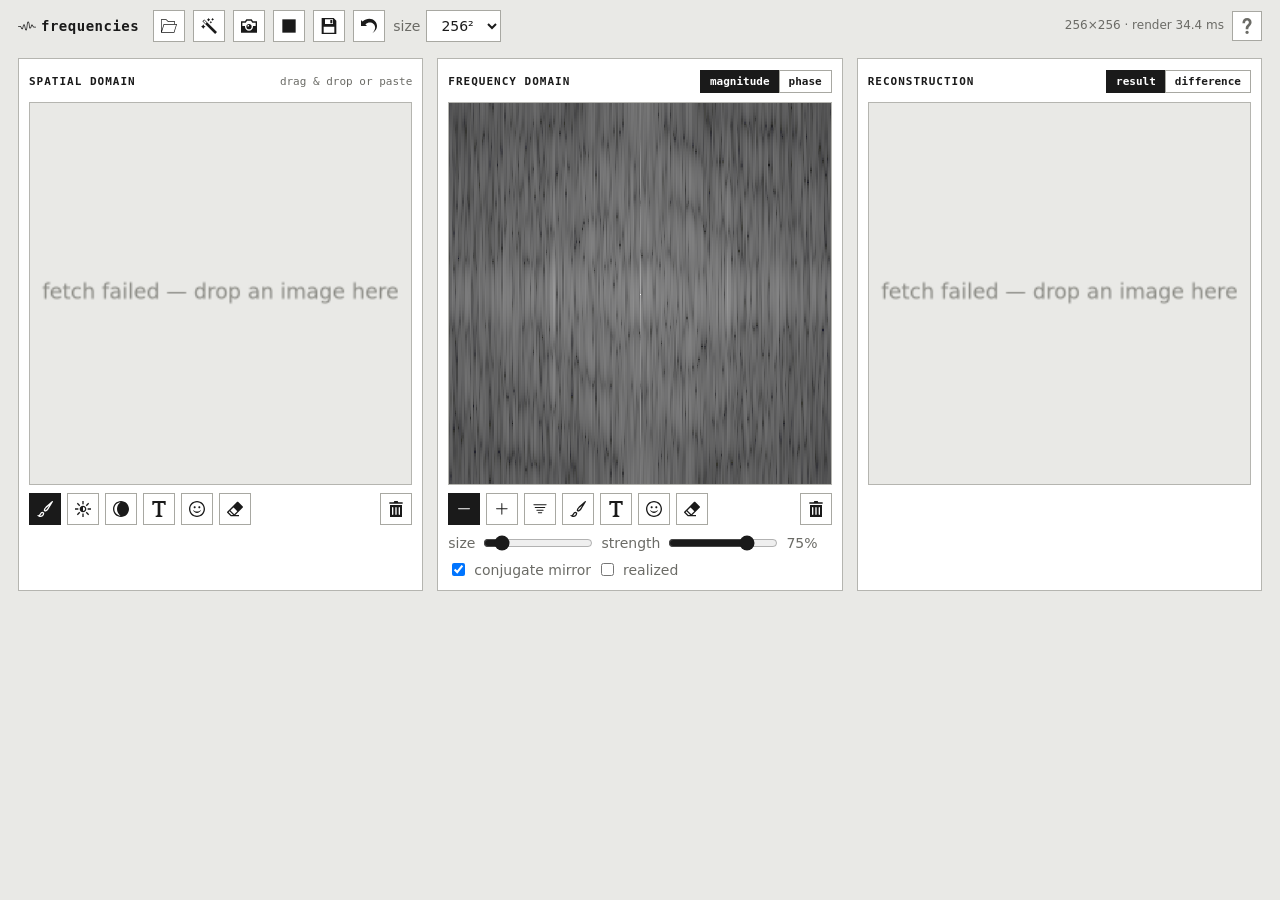
<file: frequencies/index.html>
<!DOCTYPE html>
<html lang="en">
<head>
<meta charset="utf-8">
<meta name="viewport" content="width=device-width, initial-scale=1">
<title>Frequencies</title>
<link rel="icon" href="data:image/svg+xml,<svg xmlns=%22http://www.w3.org/2000/svg%22 viewBox=%220 0 100 100%22><text y=%22.9em%22 font-size=%2290%22>🌊</text></svg>">
<style>
  :root {
    --bg: #e9e9e6; --panel: #ffffff; --edge: #b5b5b0; --ink: #1a1a1a;
    --dim: #6b6b66; --accent: #1a1a1a; --hot: #a03418;
  }
  * { box-sizing: border-box; }
  html, body { margin: 0; background: var(--bg); color: var(--ink);
    font: 14px/1.45 system-ui, "Segoe UI", sans-serif; }
  .bar { display: flex; flex-wrap: wrap; gap: 8px; align-items: center;
    padding: 10px 18px; }
  #brand { font-weight: 700; letter-spacing: .5px; margin-right: 6px;
    font-family: ui-monospace, "SF Mono", Menlo, monospace; }
  #helpBtn { border-radius: 0; width: 30px; height: 30px; padding: 0;
    color: var(--dim); font-family: ui-monospace, "SF Mono", Menlo, monospace; }
  #infoModal { position: fixed; inset: 0; z-index: 20; display: grid;
    place-items: center; background: rgba(233, 233, 230, .8); }
  #infoModal[hidden] { display: none; }
  #infoBox { background: var(--panel); border: 1px solid var(--ink);
    border-radius: 0; max-width: 640px; max-height: 85vh; overflow-y: auto;
    padding: 6px 22px 14px; margin: 16px; box-shadow: none; }
  #infoBox h3 { color: var(--ink); font-size: 14px; margin: 16px 0 4px; }
  #infoBox p { margin: 6px 0; color: var(--dim); }
  #infoBox b { color: var(--ink); font-weight: 600; }
  #infoBox table { border-collapse: collapse; margin: 8px 0; font-size: 13px; }
  #infoBox th { text-align: left; color: var(--ink); font-weight: 600; }
  #infoBox th, #infoBox td { border: 1px solid var(--edge); padding: 5px 9px;
    color: var(--dim); vertical-align: top; }
  #infoBox td[rowspan] { color: var(--ink); }
  button, select, input[type=text] {
    background: var(--panel); color: var(--ink); border: 1px solid #a8a8a2;
    border-radius: 0; padding: 6px 10px; font: inherit; cursor: pointer; }
  input[type=text] { cursor: text; width: 110px; }
  input[type=color] { background: var(--panel); border: 1px solid #a8a8a2;
    border-radius: 0; width: 34px; height: 30px; padding: 2px; cursor: pointer; }
  button:hover, select:hover { background: #eaeae7; }
  button.on { background: var(--accent); color: #fff; border-color: var(--accent); }
  button.on:hover { background: var(--accent); }
  button.hot.on { background: var(--hot); border-color: var(--hot); }
  label.ctl { display: inline-flex; align-items: center; gap: 6px; color: var(--dim); }
  input[type=range] { accent-color: var(--accent); width: 110px; }
  main { display: grid; gap: 14px; padding: 6px 18px 18px;
    grid-template-columns: repeat(auto-fit, minmax(300px, 1fr)); }
  .card { background: var(--panel); border: 1px solid var(--edge);
    border-radius: 0; padding: 10px; display: flex; flex-direction: column; gap: 8px; }
  .card h2 { margin: 0; font-size: 11px; font-weight: 600; color: var(--ink);
    font-family: ui-monospace, "SF Mono", Menlo, monospace;
    text-transform: uppercase; letter-spacing: 1px; display: flex; gap: 8px;
    align-items: center; min-height: 25px; }
  .tabs { margin-left: auto; display: flex; gap: 4px; }
  #sourceNote { margin-left: auto; color: var(--dim); font-weight: 400;
    text-transform: none; letter-spacing: 0; text-decoration: none;
    overflow: hidden; white-space: nowrap; text-overflow: ellipsis; max-width: 55%; }
  #sourceNote[href]:hover { color: var(--accent); text-decoration: underline; }
  .tabs { gap: 0; }
  .tabs button { padding: 3px 9px; font-size: 11px; border-radius: 0;
    font-family: ui-monospace, "SF Mono", Menlo, monospace; }
  .tabs button + button { margin-left: -1px; }
  .stage { position: relative; width: 100%; aspect-ratio: 1; background: #000;
    border-radius: 0; overflow: hidden; border: 1px solid var(--edge); }
  .stage canvas { position: absolute; inset: 0; width: 100%; height: 100%; }
  #specStage canvas { image-rendering: pixelated; }
  .stage canvas.paintable { cursor: crosshair; }
  .toolrow { display: flex; flex-wrap: wrap; gap: 6px; align-items: center; }
  .toolrow .gap { flex: 1; }
  .bar > button, .toolrow > button { display: inline-grid; place-items: center;
    width: 32px; height: 32px; padding: 0; }
  .icon { width: 16px; height: 16px; fill: currentColor; display: block; }
  .icon.inl { width: 14px; height: 14px; display: inline-block;
    vertical-align: -2px; }
  #brand .icon { width: 18px; height: 18px; display: inline-block;
    vertical-align: -4px; margin-right: 5px; }
  #dropHint { position: fixed; inset: 0; display: none; place-items: center;
    background: rgba(233,233,230,.9); border: 3px dashed var(--ink);
    font-size: 24px; z-index: 10; pointer-events: none;
    font-family: ui-monospace, "SF Mono", Menlo, monospace; }
  body.dragging #dropHint { display: grid; }
  .emoji { font-size: 16px; padding: 4px 7px; }
  .pop { position: fixed; z-index: 15; display: flex; gap: 6px; align-items: center;
    background: var(--panel); border: 1px solid var(--ink); border-radius: 0;
    padding: 6px; box-shadow: none; }
  .pop[hidden] { display: none; }
  #textPop { flex-direction: column; align-items: stretch; }
  #filterPop { flex-direction: column; align-items: stretch; }
  #filterPop button { display: flex; justify-content: space-between; gap: 14px;
    text-align: left; }
  #filterPop button small { color: var(--dim); font-size: 11px; align-self: center; }
  #filterPop button.on small { color: inherit; }
  #swatchGrid { display: grid; grid-template-columns: repeat(8, 22px); gap: 5px; }
  .swatch { width: 22px; height: 22px; padding: 0; border-radius: 0;
    border: 1px solid var(--edge); }
  .swatch.on { outline: 2px solid var(--accent); }
  #status { color: var(--dim); font-size: 12px; margin-left: auto; }
</style>
</head>
<body>
<svg xmlns="http://www.w3.org/2000/svg" style="display:none">
  <!-- icons from iconmonstr.com -->
  <symbol id="i-wave" viewBox="0 0 24 24"><path d="M18.586 10.081c-1.439 0-1.35 2.802-2.029 4.071-.114.211-.425.184-.5-.044-.771-2.364-.419-8.108-2.51-8.108-2.189 0-1.648 7.433-2.5 10.462-.063.23-.381.25-.474.028-.9-2.161-.799-6.875-2.502-6.875-1.762 0-1.612 3.949-2.302 5.54-.091.213-.392.22-.493.01-.503-1.049-.664-3.165-2.564-3.165h-2.213c-.275 0-.499.224-.499.499s.224.501.499.501h2.213c1.572 0 1.038 3.484 2.854 3.484 1.684 0 1.502-3.79 2.223-5.47.088-.208.382-.202.466.006.805 2.047.79 6.98 2.641 6.98 2.077 0 1.337-7.856 2.443-10.621.083-.211.384-.222.479-.012 1.029 2.25.487 8.126 2.344 8.126 1.639 0 1.737-2.706 2.23-4.038.081-.212.373-.227.474-.027.516 1.001.846 2.572 2.4 2.572h2.235c.275 0 .499-.224.499-.499 0-.276-.224-.5-.499-.5h-2.235c-1.323 0-1.117-2.92-2.68-2.92z"/></symbol>
  <symbol id="i-open" viewBox="0 0 24 24"><path fill-rule="evenodd" clip-rule="evenodd" d="M0 2h8l3 3h10v4h3l-4 13h-20v-20zm22.646 8h-17.907l-3.385 11h17.907l3.385-11zm-2.646-1v-3h-9.414l-3-3h-6.586v15.75l3-9.75h16z"/></symbol>
  <symbol id="i-test" viewBox="0 0 24 24"><path d="M4.908 2.081l-2.828 2.828 19.092 19.091 2.828-2.828-19.092-19.091zm2.121 6.363l-3.535-3.535 1.414-1.414 3.535 3.535-1.414 1.414zm1.731-5.845c1.232.376 2.197 1.341 2.572 2.573.377-1.232 1.342-2.197 2.573-2.573-1.231-.376-2.196-1.34-2.573-2.573-.375 1.232-1.34 2.197-2.572 2.573zm-5.348 6.954c-.498 1.635-1.777 2.914-3.412 3.413 1.635.499 2.914 1.777 3.412 3.411.499-1.634 1.778-2.913 3.412-3.411-1.634-.5-2.913-1.778-3.412-3.413zm9.553-3.165c.872.266 1.553.948 1.819 1.82.266-.872.948-1.554 1.819-1.82-.871-.266-1.553-.948-1.819-1.82-.266.871-.948 1.554-1.819 1.82zm4.426-6.388c-.303.994-1.082 1.772-2.075 2.076.995.304 1.772 1.082 2.077 2.077.303-.994 1.082-1.772 2.074-2.077-.992-.303-1.772-1.082-2.076-2.076z"/></symbol>
  <symbol id="i-photo" viewBox="0 0 24 24"><path d="M18 5l-2-3h-8l-2 3h-6v17h24v-17h-6zm4 7h-4.079c.581 3.754-2.312 7-5.921 7-3.612 0-6.501-3.248-5.921-7h-4.079v-5h5.07l2-3h5.859l2 3h5.071v5zm-10-3c-2.243 0-4 1.73-4 3.939 0 2.239 1.794 4.061 4 4.061s4-1.822 4-4.061c0-2.209-1.757-3.939-4-3.939zm-.436 3.555c-.632.503-1.461.5-1.852-.006-.39-.506-.194-1.324.438-1.827.632-.502 1.461-.499 1.851.007.391.505.195 1.323-.437 1.826z"/></symbol>
  <symbol id="i-blank" viewBox="0 0 24 24"><path d="M2 2h20v20h-20z"/></symbol>
  <symbol id="i-save" viewBox="0 0 24 24"><path d="M14 3h2.997v5h-2.997v-5zm9 1v20h-22v-24h17.997l4.003 4zm-17 5h12v-7h-12v7zm14 4h-16v9h16v-9z"/></symbol>
  <symbol id="i-undo" viewBox="0 0 24 24"><path d="M17.026 22.957c10.957-11.421-2.326-20.865-10.384-13.309l2.464 2.352h-9.106v-8.947l2.232 2.229c14.794-13.203 31.51 7.051 14.794 17.675z"/></symbol>
  <symbol id="i-help" viewBox="0 0 24 24"><path d="M14.601 21.5c0 1.38-1.116 2.5-2.499 2.5-1.378 0-2.499-1.12-2.499-2.5s1.121-2.5 2.499-2.5c1.383 0 2.499 1.119 2.499 2.5zm-2.42-21.5c-4.029 0-7.06 2.693-7.06 8h3.955c0-2.304.906-4.189 3.024-4.189 1.247 0 2.57.828 2.684 2.411.123 1.666-.767 2.511-1.892 3.582-2.924 2.78-2.816 4.049-2.816 7.196h3.943c0-1.452-.157-2.508 1.838-4.659 1.331-1.436 2.986-3.222 3.021-5.943.047-3.963-2.751-6.398-6.697-6.398z"/></symbol>
  <symbol id="i-brush" viewBox="0 0 24 24"><path d="M18.247 6.763c-1.215 2.033-2.405 4.002-3.056 5.023-.82 1.287-1.102 1.471-2.748 2.142l-.173-.145c.363-1.752.491-2.063 1.606-3.106.882-.823 2.598-2.351 4.371-3.914zm-10.269 11.254l.871.727c-.16 2.549-2.361 3.452-4.231 3.222 1.736-1.604 1.924-3.639 3.36-3.949zm14.746-17.831s-7.887 6.857-10.213 9.03c-1.838 1.719-1.846 2.504-2.441 5.336l2.016 1.681c2.671-1.099 3.44-1.248 4.793-3.373 1.713-2.687 7.016-11.698 7.016-11.698.422-.748-.516-1.528-1.171-.976zm-14.098 15.767c-5.093.053-3.121 5.901-8.626 5.445 3.252 4.523 11.38 3.041 10.832-3.604l-2.206-1.841z"/></symbol>
  <symbol id="i-sun" viewBox="0 0 24 24"><path d="M12 9c1.654 0 3 1.346 3 3s-1.346 3-3 3v-6zm0-2c-2.762 0-5 2.238-5 5s2.238 5 5 5 5-2.238 5-5-2.238-5-5-5zm-4.184-.599l-3.593-3.594-1.415 1.414 3.595 3.595c.401-.537.876-1.013 1.413-1.415zm4.184-1.401c.34 0 .672.033 1 .08v-5.08h-2v5.08c.328-.047.66-.08 1-.08zm5.598 2.815l3.595-3.595-1.414-1.414-3.595 3.595c.537.402 1.012.878 1.414 1.414zm-12.598 4.185c0-.34.033-.672.08-1h-5.08v2h5.08c-.047-.328-.08-.66-.08-1zm11.185 5.598l3.594 3.593 1.415-1.414-3.594-3.593c-.403.536-.879 1.012-1.415 1.414zm-9.784-1.414l-3.593 3.593 1.414 1.414 3.593-3.593c-.536-.402-1.011-.877-1.414-1.414zm12.519-5.184c.047.328.08.66.08 1s-.033.672-.08 1h5.08v-2h-5.08zm-6.92 8c-.34 0-.672-.033-1-.08v5.08h2v-5.08c-.328.047-.66.08-1 .08z"/></symbol>
  <symbol id="i-moon" viewBox="0 0 24 24"><path d="M0 12c0 6.627 5.373 12 12 12s12-5.373 12-12-5.373-12-12-12-12 5.373-12 12zm2 0c0-5.292 4.113-9.612 9.315-9.965-3.205 2.154-5.315 5.813-5.315 9.965s2.11 7.811 5.315 9.965c-5.202-.353-9.315-4.673-9.315-9.965z"/></symbol>
  <symbol id="i-text" viewBox="0 0 24 24"><path d="M22 0h-20v6h1.999c0-1.174.397-3 2.001-3h4v16.874c0 1.174-.825 2.126-2 2.126h-1v2h9.999v-2h-.999c-1.174 0-2-.952-2-2.126v-16.874h4c1.649 0 2.02 1.826 2.02 3h1.98v-6z"/></symbol>
  <symbol id="i-smiley" viewBox="0 0 24 24"><path d="M12 2c5.514 0 10 4.486 10 10s-4.486 10-10 10-10-4.486-10-10 4.486-10 10-10zm0-2c-6.627 0-12 5.373-12 12s5.373 12 12 12 12-5.373 12-12-5.373-12-12-12zm5.507 13.941c-1.512 1.195-3.174 1.931-5.506 1.931-2.334 0-3.996-.736-5.508-1.931l-.493.493c1.127 1.72 3.2 3.566 6.001 3.566 2.8 0 4.872-1.846 5.999-3.566l-.493-.493zm-9.007-5.941c-.828 0-1.5.671-1.5 1.5s.672 1.5 1.5 1.5 1.5-.671 1.5-1.5-.672-1.5-1.5-1.5zm7 0c-.828 0-1.5.671-1.5 1.5s.672 1.5 1.5 1.5 1.5-.671 1.5-1.5-.672-1.5-1.5-1.5z"/></symbol>
  <symbol id="i-eraser" viewBox="0 0 24 24"><path d="M5.662 23l-5.369-5.365c-.195-.195-.293-.45-.293-.707 0-.256.098-.512.293-.707l14.929-14.928c.195-.194.451-.293.707-.293.255 0 .512.099.707.293l7.071 7.073c.196.195.293.451.293.708 0 .256-.097.511-.293.707l-11.216 11.219h5.514v2h-12.343zm3.657-2l-5.486-5.486-1.419 1.414 4.076 4.072h2.829zm.456-11.429l-4.528 4.528 5.658 5.659 4.527-4.53-5.657-5.657z"/></symbol>
  <symbol id="i-trash" viewBox="0 0 24 24"><path d="M3 6v18h18v-18h-18zm5 14c0 .552-.448 1-1 1s-1-.448-1-1v-10c0-.552.448-1 1-1s1 .448 1 1v10zm5 0c0 .552-.448 1-1 1s-1-.448-1-1v-10c0-.552.448-1 1-1s1 .448 1 1v10zm5 0c0 .552-.448 1-1 1s-1-.448-1-1v-10c0-.552.448-1 1-1s1 .448 1 1v10zm4-18v2h-20v-2h5.711c.9 0 1.631-1.099 1.631-2h5.315c0 .901.73 2 1.631 2h5.712z"/></symbol>
  <symbol id="i-minus" viewBox="0 0 24 24"><path d="m21 11.75c0-.414-.336-.75-.75-.75h-16.5c-.414 0-.75.336-.75.75s.336.75.75.75h16.5c.414 0 .75-.336.75-.75z" fill-rule="nonzero"/></symbol>
  <symbol id="i-plus" viewBox="0 0 24 24"><path d="m11 11h-7.25c-.414 0-.75.336-.75.75s.336.75.75.75h7.25v7.25c0 .414.336.75.75.75s.75-.336.75-.75v-7.25h7.25c.414 0 .75-.336.75-.75s-.336-.75-.75-.75h-7.25v-7.25c0-.414-.336-.75-.75-.75s-.75.336-.75.75z" fill-rule="nonzero"/></symbol>
  <symbol id="i-filter" viewBox="0 0 24 24"><path d="m15.344 17.778c0-.414-.336-.75-.75-.75h-5.16c-.414 0-.75.336-.75.75s.336.75.75.75h5.16c.414 0 .75-.336.75-.75zm2.206-4c0-.414-.336-.75-.75-.75h-9.596c-.414 0-.75.336-.75.75s.336.75.75.75h9.596c.414 0 .75-.336.75-.75zm2.45-4c0-.414-.336-.75-.75-.75h-14.5c-.414 0-.75.336-.75.75s.336.75.75.75h14.5c.414 0 .75-.336.75-.75zm2-4c0-.414-.336-.75-.75-.75h-18.5c-.414 0-.75.336-.75.75s.336.75.75.75h18.5c.414 0 .75-.336.75-.75z" fill-rule="nonzero"/></symbol>
  <symbol id="i-cw" viewBox="0 0 24 24"><path d="M12 0c3.31 0 6.291 1.353 8.459 3.522l2.48-2.48 1.061 7.341-7.437-.966 2.489-2.489c-1.808-1.807-4.299-2.928-7.052-2.928-5.514 0-10 4.486-10 10s4.486 10 10 10c3.872 0 7.229-2.216 8.89-5.443l1.717 1.046c-2.012 3.803-6.005 6.397-10.607 6.397-6.627 0-12-5.373-12-12s5.373-12 12-12z"/></symbol>
  <symbol id="i-ccw" viewBox="0 0 24 24"><path d="M12 0c-3.31 0-6.291 1.353-8.459 3.522l-2.48-2.48-1.061 7.341 7.437-.966-2.489-2.488c1.808-1.808 4.299-2.929 7.052-2.929 5.514 0 10 4.486 10 10s-4.486 10-10 10c-3.872 0-7.229-2.216-8.89-5.443l-1.717 1.046c2.012 3.803 6.005 6.397 10.607 6.397 6.627 0 12-5.373 12-12s-5.373-12-12-12z"/></symbol>
</svg>
<div id="dropHint">drop an image anywhere</div>

<div class="bar">
  <span id="brand"><svg class="icon"><use href="#i-wave"/></svg>frequencies</span>
  <button id="openBtn" title="open an image…"><svg class="icon"><use href="#i-open"/></svg></button>
  <button id="testBtn" title="generate a random geometric test image"><svg class="icon"><use href="#i-test"/></svg></button>
  <button id="wikiBtn" title="fetch a random Wikimedia Commons featured picture"><svg class="icon"><use href="#i-photo"/></svg></button>
  <button id="blankBtn" title="start from a mid-gray canvas"><svg class="icon"><use href="#i-blank"/></svg></button>
  <input type="file" id="fileInput" accept="image/*" hidden>
  <button id="saveBtn" title="save the result image"><svg class="icon"><use href="#i-save"/></svg></button>
  <button id="undoBtn" title="undo (Ctrl+Z)"><svg class="icon"><use href="#i-undo"/></svg></button>
  <label class="ctl">size
    <select id="resSel">
      <option value="128">128²</option>
      <option value="256" selected>256²</option>
      <option value="512">512²</option>
    </select>
  </label>
  <span id="status">loading wasm…</span>
  <button id="helpBtn" title="help (?)"><svg class="icon"><use href="#i-help"/></svg></button>
</div>

<main>
  <div class="card">
    <h2>Spatial domain
      <a id="sourceNote" target="_blank" rel="noopener">drag &amp; drop or paste</a>
    </h2>
    <div class="stage">
      <canvas id="origCanvas"></canvas>
      <canvas id="origOverlay" class="paintable"></canvas>
    </div>
    <div class="toolrow" id="spatTools">
      <button data-tool="draw" class="on" title="draw — paint pixels in the chosen color"><svg class="icon"><use href="#i-brush"/></svg></button>
      <button data-tool="brighten" title="brighten — add light"><svg class="icon"><use href="#i-sun"/></svg></button>
      <button data-tool="darken" title="darken — remove light"><svg class="icon"><use href="#i-moon"/></svg></button>
      <button data-tool="text" title="stamp text where you click"><svg class="icon"><use href="#i-text"/></svg></button>
      <button data-tool="emoji" title="stamp an emoji where you click"><svg class="icon"><use href="#i-smiley"/></svg></button>
      <button data-tool="restore" class="hot" title="erase — brush edits away, back to the original pixels"><svg class="icon"><use href="#i-eraser"/></svg></button>
      <span class="gap"></span>
      <button data-clear="spat" title="clear all edits on this panel"><svg class="icon"><use href="#i-trash"/></svg></button>
    </div>
  </div>

  <div class="card">
    <h2>Frequency domain
      <span class="tabs">
        <button id="tabMag" class="on">magnitude</button>
        <button id="tabPh">phase</button>
      </span>
    </h2>
    <div class="stage" id="specStage">
      <canvas id="specCanvas"></canvas>
      <canvas id="specOverlay" class="paintable"></canvas>
    </div>
    <div class="toolrow" id="magTools">
      <button data-tool="attenuate" class="on" title="attenuate — scale frequencies toward zero"><svg class="icon"><use href="#i-minus"/></svg></button>
      <button data-tool="boost" title="boost — amplify the frequencies already there"><svg class="icon"><use href="#i-plus"/></svg></button>
      <button data-tool="filter" title="filter — mask whole frequency ranges; pick a shape, then drag on the spectrum"><svg class="icon"><use href="#i-filter"/></svg></button>
      <button data-tool="stamp" title="draw — paint frequency content in the chosen color"><svg class="icon"><use href="#i-brush"/></svg></button>
      <button data-tool="text" title="stamp text where you click"><svg class="icon"><use href="#i-text"/></svg></button>
      <button data-tool="emoji" title="stamp an emoji where you click"><svg class="icon"><use href="#i-smiley"/></svg></button>
      <button data-tool="restore" class="hot" title="erase — revert painted bins"><svg class="icon"><use href="#i-eraser"/></svg></button>
      <span class="gap"></span>
      <button data-clear="spec" title="clear all frequency-domain edits"><svg class="icon"><use href="#i-trash"/></svg></button>
    </div>
    <div class="toolrow" id="phTools" style="display:none">
      <button data-tool="phplus" class="on" title="shift phase +"><svg class="icon"><use href="#i-cw"/></svg></button>
      <button data-tool="phminus" title="shift phase −"><svg class="icon"><use href="#i-ccw"/></svg></button>
      <button data-tool="text" title="stamp text where you click"><svg class="icon"><use href="#i-text"/></svg></button>
      <button data-tool="emoji" title="stamp an emoji where you click"><svg class="icon"><use href="#i-smiley"/></svg></button>
      <button data-tool="restore" class="hot" title="erase — revert painted bins"><svg class="icon"><use href="#i-eraser"/></svg></button>
      <span class="gap"></span>
      <button data-clear="spec" title="clear all frequency-domain edits"><svg class="icon"><use href="#i-trash"/></svg></button>
    </div>
    <div class="toolrow">
      <label class="ctl">size <input type="range" id="sizeSl" min="1" max="80" value="10"></label>
      <label class="ctl">strength <input type="range" id="strengthSl" min="0" max="1" step="0.01" value="0.75">
        <span id="strengthVal"></span></label>
      <label class="ctl"><input type="checkbox" id="mirrorChk" checked> conjugate mirror</label>
      <label class="ctl" title="show the spectrum of the final 8-bit image, after clamping and rounding">
        <input type="checkbox" id="realizedChk"> realized</label>
    </div>
  </div>

  <div class="card">
    <h2>Reconstruction
      <span class="tabs">
        <button id="tabRes" class="on">result</button>
        <button id="tabDiff">difference</button>
      </span>
    </h2>
    <div class="stage"><canvas id="outCanvas"></canvas></div>
    <div class="toolrow" id="diffRow" style="display:none">
      <label class="ctl">diff gain <input type="range" id="diffSl" min="1" max="40" value="10"></label>
    </div>
  </div>
</main>

<div id="colorPop" class="pop" hidden></div>

<div id="textPop" class="pop" hidden>
  <div class="toolrow">
    <input type="text" id="textInput" value="secret" title="text to stamp">
    <label class="ctl"><input type="checkbox" id="textAtten"> attenuate</label>
  </div>
</div>
<div id="filterPop" class="pop" hidden>
  <button data-filter="lowpass" class="on"
    title="Drag outward from the center. Keeps frequencies inside the radius and removes the rest; the image blurs. A sharp cutoff leaves ripples around edges — Gibbs ringing.">
    Keep lows <small>low-pass · blur</small></button>
  <button data-filter="highpass"
    title="Keeps frequencies outside the radius. Smooth shading vanishes; only edges and fine detail remain. Reach the very center to remove the image's average brightness.">
    Keep highs <small>high-pass · edges</small></button>
  <button data-filter="bandkeep"
    title="Press at one radius and drag to another. Keeps only the ring between them — detail at one scale.">
    Keep ring <small>band-pass</small></button>
  <button data-filter="bandcut"
    title="Removes the ring between press and release. The classic cure for periodic noise at a known frequency.">
    Cut ring <small>band-stop</small></button>
  <button data-filter="anglekeep"
    title="Drag from the center in some direction. Keeps waves of that orientation (and its mirror); the size slider sets the wedge's width.">
    Keep angle <small>orientation pass</small></button>
  <button data-filter="anglecut"
    title="Removes waves of one orientation — how scan lines and stripes are cleaned from photographs.">
    Cut angle <small>kills stripes</small></button>
  <label class="ctl" title="fade the mask's boundary instead of cutting sharply; a soft low-pass blurs without ringing">
    <input type="checkbox" id="softChk"> soft edge</label>
</div>
<div id="emojiPop" class="pop" hidden>
  <button class="emoji on" data-emo="😀">😀</button>
  <button class="emoji" data-emo="⭐">⭐</button>
  <button class="emoji" data-emo="☠️">☠️</button>
  <button class="emoji" data-emo="🌀">🌀</button>
  <button class="emoji" data-emo="❤️">❤️</button>
  <button class="emoji" data-emo="🐱">🐱</button>
</div>

<div id="infoModal" hidden>
  <div id="infoBox">
    <h3>What is this?</h3>
    <p>This tool edits images in the frequency domain. It resamples your image to
    N×N and transforms each RGB channel with a 2D FFT, computed in WebAssembly in
    your browser. Paint on the image, and its spectrum changes. Paint on the
    spectrum, and the inverse FFT rebuilds the image. The <b>difference</b> view
    amplifies the gap between the two left panels; use it to find hidden marks.</p>

    <h3>Reading the magnitude &amp; phase images</h3>
    <p>Both views put frequency zero at the center. Frequency rises toward the
    edges: smooth gradients live near the middle, fine detail and sharp edges far
    out. An edge in the image spreads energy across the spectrum, perpendicular to
    the edge.</p>
    <p><b>Magnitude</b> shows the strength of each frequency, log-scaled, per RGB
    channel. <b>Phase</b> shows each frequency's alignment as gray from −π to π. It
    looks like noise, but it carries most of the image's structure. A real image has
    conjugate symmetry: each point in its spectrum has a twin opposite the center.
    With <b>conjugate mirror</b> on, your edits paint both twins.</p>
    <p>The spectrum normally shows your <i>intended</i> edit, computed in floating
    point. The final image holds only 8-bit pixels, so faint edits can fall below
    one gray level and strong ones can clip. Check <b>realized</b> to see the
    spectrum of the final image instead — what a saved copy actually keeps.</p>

    <h3>The editing tools</h3>
    <table>
      <tr><th>Panel</th><th>Tool</th><th>Effect</th></tr>
      <tr><td rowspan="5">image</td>
          <td><svg class="icon inl"><use href="#i-brush"/></svg> Draw</td><td>paints pixels in the chosen color</td></tr>
      <tr><td><svg class="icon inl"><use href="#i-sun"/></svg> Brighten</td><td>adds light</td></tr>
      <tr><td><svg class="icon inl"><use href="#i-moon"/></svg> Darken</td><td>removes light</td></tr>
      <tr><td><svg class="icon inl"><use href="#i-text"/></svg> Text / <svg class="icon inl"><use href="#i-smiley"/></svg> Emoji</td><td>stamps the text or emoji where you click</td></tr>
      <tr><td><svg class="icon inl"><use href="#i-eraser"/></svg> Erase</td><td>brushes edits away, back to the original pixels</td></tr>
      <tr><td rowspan="5">magnitude</td>
          <td><svg class="icon inl"><use href="#i-minus"/></svg> Attenuate</td><td>scales magnitudes toward zero — the outer ring blurs
            the image, the center keeps only edges. Brushed over one bright
            off-center spike (and its twin), it is a <b>notch filter</b>: it removes
            a single periodic pattern</td></tr>
      <tr><td><svg class="icon inl"><use href="#i-plus"/></svg> Boost</td><td>amplifies the frequencies already there</td></tr>
      <tr><td><svg class="icon inl"><use href="#i-filter"/></svg> Filter</td><td>masks whole frequency ranges; pick a shape from the
            popover, then drag on the spectrum. <b>Keep lows</b> (low-pass) blurs;
            <b>keep highs</b> (high-pass) leaves only edges. The ring filters keep
            or cut the band between press and release; the angle filters keep or
            cut waves of one orientation, with width from the size slider. A sharp
            cutoff leaves ripples around edges — Gibbs ringing; check <b>soft
            edge</b> to fade the boundary instead. Strength sets how deeply the
            mask cuts. The angle filters spare the center bin — the image's
            average brightness, which has no orientation</td></tr>
      <tr><td><svg class="icon inl"><use href="#i-brush"/></svg> Draw / <svg class="icon inl"><use href="#i-text"/></svg> Text / <svg class="icon inl"><use href="#i-smiley"/></svg> Emoji</td><td>adds frequency content in the
            tool's color; each painted bin becomes a sinusoidal grating in the
            image. Strength is <b>dB relative to what naturally lives at that
            frequency</b>: 0 dB blends in, + stands out, − hides. The text
            popover's <b>attenuate</b> option removes the color's channels
            instead</td></tr>
      <tr><td><svg class="icon inl"><use href="#i-eraser"/></svg> Erase</td><td>reverts painted bins</td></tr>
      <tr><td rowspan="2">phase</td>
          <td><svg class="icon inl"><use href="#i-cw"/></svg> / <svg class="icon inl"><use href="#i-ccw"/></svg> Shift + / −</td><td>rotates the phase of the frequencies you paint,
            which smears structure while the magnitude view barely changes</td></tr>
      <tr><td><svg class="icon inl"><use href="#i-eraser"/></svg> Erase</td><td>reverts painted bins</td></tr>
    </table>
    <p><b>size</b> and <b>strength</b> apply to every tool; for additive spectrum
    painting the strength readout switches to dB. <b>Undo</b> is Ctrl+Z.
    Close this with <b>?</b> or Esc.</p>
  </div>
</div>

<script src="fft_wasm.js"></script>
<script>
'use strict';
(async () => {

// ---------- wasm ----------
const bytes = Uint8Array.from(atob(WASM_B64), c => c.charCodeAt(0));
const { instance } = await WebAssembly.instantiate(bytes, {});
const wasm = instance.exports;
const memBuf = () => wasm.memory.buffer;

// ---------- state ----------
let N = 256;
const BOOST = 7;             // spectrum boost tool: gain up to 1+BOOST
let sourceCanvas = null;     // dropped image, center-cropped to N×N (unedited)
let specTab = 'mag', outTab = 'res';
let emojiChar = '😀';
const toolColors = { draw: '#ffffff', text: '#ffffff' }; // per-tool draw colors
const invertColor = hex =>
  '#' + (0xffffff ^ parseInt(hex.slice(1), 16)).toString(16).padStart(6, '0');
let dirty = true;            // spectrum edits or views changed -> re-render
let spatialDirty = true;     // spatial edits changed -> recompose + forward FFT
const $ = id => document.getElementById(id);

const origCanvas = $('origCanvas'), specCanvas = $('specCanvas'),
      outCanvas = $('outCanvas');
const origCtx = origCanvas.getContext('2d', { willReadFrequently: true }),
      specCtx = specCanvas.getContext('2d'),
      outCtx = outCanvas.getContext('2d');

// ---------- surfaces ----------
// Each paintable panel is a "surface": an overlay canvas for input + cursor,
// a set of layer canvases whose alpha (or pixels) carry the edits, and a
// per-surface active tool. The spectrum surface mirrors strokes (conjugate
// symmetry); the spatial surface paints plain pixels.
const surfaces = {
  spat: {
    overlay: $('origOverlay'),
    layerNames: ['dark', 'bright', 'paint'],
    toolRows: ['spatTools'],
    tool: 'draw',
    mirrored: () => false,
    stampLayer: t => t === 'text' && $('textAtten').checked ? 'dark' : 'paint',
    toolLayer: { draw: 'paint', brighten: 'bright', darken: 'dark' },
    // dark layer composites with 'multiply', so store the inverted color:
    // attenuate-red text is stamped cyan, multiplying only red toward zero
    strokeColor: t => t === 'darken' ? '#000' :
                      t === 'text' && $('textAtten').checked ? invertColor(toolColors.text) :
                      t === 'draw' ? toolColors.draw :
                      t === 'text' ? toolColors.text : '#fff',
    onChange: () => { spatialDirty = true; },
  },
  spec: {
    overlay: $('specOverlay'),
    layerNames: ['erase', 'boost', 'add', 'phPlus', 'phMinus'],
    toolRows: ['magTools', 'phTools'],
    tool: 'attenuate',
    mirrored: () => $('mirrorChk').checked,
    stampLayer: t => specTab === 'mag'
      ? (t === 'text' && $('textAtten').checked ? 'erase' : 'add')
      : (t === 'text' && $('textAtten').checked ? 'phMinus' : 'phPlus'),
    toolLayer: { attenuate: 'erase', boost: 'boost', stamp: 'add',
                 filter: 'erase', phplus: 'phPlus', phminus: 'phMinus' },
    // additive tools carry color (per-channel magnitude); the rest are alpha-only
    strokeColor: t => t === 'stamp' ? toolColors.draw :
                      t === 'text' ? toolColors.text : '#fff',
    onChange: () => { dirty = true; },
  },
};

function makeLayers(surf, n, old) {
  const layers = {};
  for (const name of surf.layerNames) {
    const c = document.createElement('canvas');
    c.width = c.height = n;
    const ctx = c.getContext('2d', { willReadFrequently: true });
    if (old && old[name]) ctx.drawImage(old[name].canvas, 0, 0, n, n);
    layers[name] = { canvas: c, ctx, cache: null };
  }
  surf.layers = layers;
}

function activeLayers(surf) {
  if (surf.tool === 'restore') return surf.layerNames;
  if (surf.tool === 'text' || surf.tool === 'emoji') return [surf.stampLayer(surf.tool)];
  return [surf.toolLayer[surf.tool]];
}

// ---------- undo ----------
const undoStack = [];
function snapshot(surf, names) {
  const entry = { surf, imgs: {} };
  for (const nm of names)
    entry.imgs[nm] = surf.layers[nm].ctx.getImageData(0, 0, N, N);
  undoStack.push(entry);
  if (undoStack.length > 15) undoStack.shift();
  return entry;
}
function undo() {
  const entry = undoStack.pop();
  if (!entry) return;
  for (const nm in entry.imgs) {
    entry.surf.layers[nm].ctx.putImageData(entry.imgs[nm], 0, 0);
    entry.surf.layers[nm].cache = null;
  }
  entry.surf.onChange();
}

// ---------- sizing / image load ----------
function setSize(n) {
  N = n;
  for (const c of [origCanvas, surfaces.spat.overlay, specCanvas,
                   surfaces.spec.overlay, outCanvas]) c.width = c.height = n;
  const half = n >> 1;
  const cosT = new Float32Array(memBuf(), wasm.addr_cos(), half);
  const sinT = new Float32Array(memBuf(), wasm.addr_sin(), half);
  for (let k = 0; k < half; k++) {
    cosT[k] = Math.cos(2 * Math.PI * k / n);
    sinT[k] = Math.sin(2 * Math.PI * k / n);
  }
  wasm.set_size(n);
}

// spatial pipeline: source image + spatial edit layers -> origCanvas -> wasm forward
function composeSpatial() {
  const L = surfaces.spat.layers;
  origCtx.globalCompositeOperation = 'source-over';
  if (sourceCanvas) origCtx.drawImage(sourceCanvas, 0, 0, N, N);
  else origCtx.fillRect(0, 0, N, N);
  origCtx.globalCompositeOperation = 'multiply';     // per-channel darken:
  origCtx.drawImage(L.dark.canvas, 0, 0);            // gain_c = 1 - a*(1 - layer_c)
  origCtx.globalCompositeOperation = 'lighter';
  origCtx.drawImage(L.bright.canvas, 0, 0);          // additive white: brighten
  origCtx.globalCompositeOperation = 'source-over';
  origCtx.drawImage(L.paint.canvas, 0, 0);           // colored paint / stamps
}

function forwardFromCanvas() {
  const d = origCtx.getImageData(0, 0, N, N).data;
  const nn = N * N;
  const planes = [0, 1, 2].map(c => new Float32Array(memBuf(), wasm.addr_img(c), nn));
  for (let i = 0; i < nn; i++) {
    planes[0][i] = d[i * 4];
    planes[1][i] = d[i * 4 + 1];
    planes[2][i] = d[i * 4 + 2];
  }
  wasm.forward(N);
}

function drawSource(bitmap) { // center-crop to square, scaled to N
  sourceCanvas = document.createElement('canvas');
  sourceCanvas.width = sourceCanvas.height = N;
  const s = Math.min(bitmap.width, bitmap.height);
  sourceCanvas.getContext('2d').drawImage(bitmap,
    (bitmap.width - s) / 2, (bitmap.height - s) / 2, s, s, 0, 0, N, N);
  sourceCanvas.bitmap = bitmap; // keep for re-sampling on resolution change
  spatialDirty = true;
}

function clearSurface(surf) {
  for (const nm of surf.layerNames) {
    surf.layers[nm].ctx.clearRect(0, 0, N, N);
    surf.layers[nm].cache = null;
  }
  surf.onChange();
}

let userImage = false;
async function loadImage(blob) {
  try {
    const bmp = await createImageBitmap(blob, { imageOrientation: 'from-image' });
    userImage = true;
    for (const surf of Object.values(surfaces)) clearSurface(surf); // fresh start
    undoStack.length = 0;
    drawSource(bmp);
    const a = $('sourceNote');
    a.textContent = blob.name || 'pasted image';
    a.removeAttribute('href');
  } catch (e) { $('status').textContent = 'could not read that image'; }
}

// A random pick from Commons' featured pictures: the default image at startup,
// and fetched on demand by the Random photo button (force = true).
async function fetchFeaturedImage(force) {
  try {
    if (force) {
      userImage = true;
      for (const surf of Object.values(surfaces)) clearSurface(surf);
      undoStack.length = 0;
      placeholderImage('loading…');
      const a = $('sourceNote');
      a.textContent = 'loading…';
      a.removeAttribute('href');
    }
    const api = 'https://commons.wikimedia.org/w/api.php?action=query&format=json&origin=*' +
      '&generator=search&gsrnamespace=6&gsrlimit=1&gsrsort=random&gsrsearch=' +
      encodeURIComponent('incategory:"Featured pictures on Wikimedia Commons" filetype:bitmap') +
      '&prop=imageinfo&iiprop=url&iiurlwidth=1024';
    const q = await (await fetch(api)).json();
    const page = Object.values(q.query.pages)[0];
    const info = page.imageinfo[0];
    const blob = await (await fetch(info.thumburl)).blob();
    const bmp = await createImageBitmap(blob);
    if (!force && userImage) return; // the user beat us to it; keep their image
    drawSource(bmp);
    const a = $('sourceNote');
    a.textContent = page.title.replace(/^File:/, '');
    a.href = info.descriptionurl;
  } catch (e) {
    if (force || !userImage) placeholderImage('fetch failed — drop an image here');
  }
}
$('wikiBtn').onclick = () => fetchFeaturedImage(true);
$('blankBtn').onclick = () => {
  const c = document.createElement('canvas');
  c.width = c.height = 512;
  const g = c.getContext('2d');
  g.fillStyle = '#808080'; // mid-gray: headroom for sines to swing both ways
  g.fillRect(0, 0, 512, 512);
  userImage = true;
  for (const surf of Object.values(surfaces)) clearSurface(surf);
  undoStack.length = 0;
  drawSource(c);
  const a = $('sourceNote');
  a.textContent = 'blank canvas';
  a.removeAttribute('href');
};

// Bold geometric generators — each has a strong, recognizable FFT signature:
// stripes -> dots on a perpendicular line, checker/dots -> a lattice,
// rings -> a ring, boxes -> sinc crosses, star -> an angular fan.
const TEST_COLORS = ['#0b0b0e', '#ffffff', '#ff3b30', '#ffd60a',
                     '#007aff', '#34c759', '#af52de', '#ff9500'];
function randTestImage() {
  const s = 512, c = document.createElement('canvas');
  c.width = c.height = s;
  const g = c.getContext('2d');
  const R = (a, b) => a + Math.random() * (b - a);
  const RI = (a, b) => Math.floor(R(a, b + 1));
  const cols = [...TEST_COLORS].sort(() => Math.random() - .5);
  g.fillStyle = cols[0];
  g.fillRect(0, 0, s, s);
  const kinds = ['stripes', 'checker', 'rings', 'dots', 'boxes', 'star'];
  const kind = kinds[RI(0, kinds.length - 1)];
  g.fillStyle = cols[1];
  if (kind === 'stripes') {
    const p = R(10, 60);
    g.save(); g.translate(s / 2, s / 2); g.rotate(R(0, Math.PI));
    for (let x = -s; x < s; x += p * 2) g.fillRect(x, -s, p, 2 * s);
    g.restore();
  } else if (kind === 'checker') {
    const p = RI(16, 64);
    for (let y = 0; y < s; y += p)
      for (let x = 0; x < s; x += p)
        if ((x + y) / p % 2 < 1) g.fillRect(x, y, p, p);
  } else if (kind === 'rings') {
    const w = R(8, 30), cx = R(s * .3, s * .7), cy = R(s * .3, s * .7);
    for (let r = Math.ceil(s / w) * w; r > 0; r -= w) {
      g.fillStyle = cols[Math.round(r / w) % 2];
      g.beginPath(); g.arc(cx, cy, r, 0, 7); g.fill();
    }
  } else if (kind === 'dots') {
    const d = R(28, 70), r = d * R(.2, .42);
    for (let y = d / 2; y < s; y += d)
      for (let x = d / 2; x < s; x += d) {
        g.beginPath(); g.arc(x, y, r, 0, 7); g.fill();
      }
  } else if (kind === 'boxes') {
    const nBox = RI(3, 7);
    for (let i = 0; i < nBox; i++) {
      g.fillStyle = cols[1 + i % 3];
      const w = R(s * .08, s * .5), h = R(s * .08, s * .5);
      g.fillRect(R(0, s - w), R(0, s - h), w, h);
    }
  } else { // star
    const rays = RI(6, 24) * 2;
    for (let i = 0; i < rays; i += 2) {
      g.beginPath();
      g.moveTo(s / 2, s / 2);
      g.arc(s / 2, s / 2, s, i / rays * 2 * Math.PI, (i + 1) / rays * 2 * Math.PI);
      g.fill();
    }
  }
  if (Math.random() < .5) { // bold accent shape for an extra signature
    g.fillStyle = cols[2];
    if (Math.random() < .5) {
      g.beginPath();
      g.arc(R(s * .25, s * .75), R(s * .25, s * .75), R(s * .08, s * .2), 0, 7);
      g.fill();
    } else {
      const w = R(s * .1, s * .35);
      g.fillRect(R(0, s - w), R(0, s - w), w, w);
    }
  }
  return { canvas: c, name: kind };
}

function placeholderImage(text) { // quiet placeholder until the fetch lands
  const s = 512, c = document.createElement('canvas');
  c.width = c.height = s;
  const g = c.getContext('2d');
  g.fillStyle = '#e9e9e6'; g.fillRect(0, 0, s, s);
  g.fillStyle = '#8a8a84'; g.font = '28px system-ui';
  g.textAlign = 'center'; g.textBaseline = 'middle';
  g.fillText(text, s / 2, s / 2);
  drawSource(c);
}

// ---------- compose spectrum edit layers -> wasm maps ----------
function layerData(nm) {
  const L = surfaces.spec.layers[nm];
  if (!L.cache) L.cache = L.ctx.getImageData(0, 0, N, N).data;
  return L.cache;
}
function composeMaps() {
  const nn = N * N;
  const gain = [0, 1, 2].map(c => new Float32Array(memBuf(), wasm.addr_gain(c), nn));
  const add = [0, 1, 2].map(c => new Float32Array(memBuf(), wasm.addr_add(c), nn));
  const ph = new Float32Array(memBuf(), wasm.addr_ph(), nn);
  const e = layerData('erase'), b = layerData('boost'), a = layerData('add'),
        pp = layerData('phPlus'), pm = layerData('phMinus');
  for (let i = 0; i < nn; i++) {
    const j = i * 4 + 3;
    // 1/65025 = alpha/255 with the /255 channel scale folded in
    const ea = e[j] / 65025, ba = b[j] / 65025, al = a[j] / 65025;
    for (let c = 0; c < 3; c++) {
      gain[c][i] = (1 - e[i * 4 + c] * ea) * (1 + BOOST * b[i * 4 + c] * ba);
      add[c][i] = a[i * 4 + c] * al;
    }
    ph[i] = (pp[j] - pm[j]) / 255 * Math.PI;
  }
}

// ---------- render loop ----------
let diffImg = null, specImg = null, outImg = null;
function frame() {
  requestAnimationFrame(frame);
  if (spatialDirty) {
    spatialDirty = false;
    composeSpatial();
    const t0 = performance.now();
    forwardFromCanvas();
    $('status').textContent =
      `${N}×${N} · forward FFT ${(performance.now() - t0).toFixed(1)} ms`;
    dirty = true;
  }
  if (!dirty) return;
  dirty = false;
  composeMaps();
  const t0 = performance.now();
  wasm.render(N, $('realizedChk').checked ? 1 : 0);
  const ms = performance.now() - t0;
  const nn4 = N * N * 4;
  // Copy out of wasm memory into stable ImageData buffers before painting:
  // handing putImageData a live view of memory the next render mutates can
  // rasterize stale/mixed pixels (visible as frame flicker in realized mode).
  if (!specImg || specImg.width !== N) {
    specImg = new ImageData(N, N);
    outImg = new ImageData(N, N);
  }
  const specAddr = specTab === 'mag' ? wasm.addr_spec() : wasm.addr_phase();
  specImg.data.set(new Uint8ClampedArray(memBuf(), specAddr, nn4));
  specCtx.putImageData(specImg, 0, 0);
  const out = new Uint8ClampedArray(memBuf(), wasm.addr_out(), nn4);
  if (outTab === 'res') {
    outImg.data.set(out);
    outCtx.putImageData(outImg, 0, 0);
  } else {
    const orig = origCtx.getImageData(0, 0, N, N).data; // spatially-edited image
    if (!diffImg || diffImg.width !== N) diffImg = new ImageData(N, N);
    const dd = diffImg.data, k = +$('diffSl').value;
    for (let i = 0; i < nn4; i += 4) {
      dd[i] = Math.abs(out[i] - orig[i]) * k;
      dd[i + 1] = Math.abs(out[i + 1] - orig[i + 1]) * k;
      dd[i + 2] = Math.abs(out[i + 2] - orig[i + 2]) * k;
      dd[i + 3] = 255;
    }
    outCtx.putImageData(diffImg, 0, 0);
  }
  $('status').textContent = `${N}×${N} · render ${ms.toFixed(1)} ms`;
}

// ---------- painting ----------
let stroke = null; // {surf, points, bases:{name:ImageData}, names}
function canvasPos(surf, ev) {
  const r = surf.overlay.getBoundingClientRect();
  return { x: (ev.clientX - r.left) * N / r.width,
           y: (ev.clientY - r.top) * N / r.height };
}
function strokeStyleFor(surf, ctx) {
  ctx.lineCap = ctx.lineJoin = 'round';
  ctx.lineWidth = +$('sizeSl').value;
  ctx.strokeStyle = ctx.fillStyle = surf.strokeColor(surf.tool);
  ctx.globalAlpha = +$('strengthSl').value;
  ctx.globalCompositeOperation = surf.tool === 'restore' ? 'destination-out' : 'source-over';
}
function drawPolyline(ctx, pts) {
  ctx.beginPath();
  if (pts.length === 1) {
    const w = ctx.lineWidth;
    if (w <= 3) { // snap tiny dabs to the pixel grid: one dab = full-alpha bins
      ctx.fillRect(Math.round(pts[0].x - w / 2), Math.round(pts[0].y - w / 2), w, w);
      return;
    }
    ctx.arc(pts[0].x, pts[0].y, w / 2, 0, 7);
    ctx.fill();
  } else {
    ctx.moveTo(pts[0].x, pts[0].y);
    for (let i = 1; i < pts.length; i++) ctx.lineTo(pts[i].x, pts[i].y);
    ctx.stroke();
  }
}
// The additive layer composes by per-pixel alpha MAX, not accumulation:
// the exponential strength mapping would turn stacked 90%-alpha dabs
// (0.9 -> 0.99 -> 0.999) into ~4x magnitude jumps per click. Max makes
// repeated painting idempotent — you paint a target level, not a dose.
let scratch = null;
function scratchCtx() {
  if (!scratch || scratch.width !== N) {
    scratch = document.createElement('canvas');
    scratch.width = scratch.height = N;
  }
  const c = scratch.getContext('2d', { willReadFrequently: true });
  c.setTransform(1, 0, 0, 1, 0, 0);
  c.globalAlpha = 1;
  c.globalCompositeOperation = 'source-over';
  c.clearRect(0, 0, N, N);
  return c;
}
function mergeMax(L, base) { // layer := base ⊕ scratch, higher alpha wins
  const sd = scratch.getContext('2d').getImageData(0, 0, N, N).data;
  const out = new ImageData(new Uint8ClampedArray(base.data), N, N);
  const od = out.data;
  for (let i = 0; i < od.length; i += 4)
    if (sd[i + 3] > od[i + 3]) {
      od[i] = sd[i]; od[i + 1] = sd[i + 1];
      od[i + 2] = sd[i + 2]; od[i + 3] = sd[i + 3];
    }
  L.ctx.putImageData(out, 0, 0);
}

// ---------- frequency-range filters ----------
// A filter drag fills the erase layer with a gradient mask: white alpha says
// how much of each frequency to remove. Radial shapes read the drag's radius
// (band shapes use both endpoints); angle shapes read its direction. Every
// mask is symmetric about the center, so conjugate symmetry holds by
// construction and the mirror toggle has nothing to do.
let filterShape = 'lowpass';
function gradStops(g, stops) {
  let t = 0;
  for (const [off, o] of stops) {
    t = Math.min(1, Math.max(t, off));
    g.addColorStop(t, `rgba(255,255,255,${o})`);
  }
}
function fillFilterMask(ctx, p0, p1) {
  const c = N / 2, Rmax = c * Math.SQRT2; // reach the corners
  const soft = $('softChk').checked;
  let g;
  if (filterShape === 'anglekeep' || filterShape === 'anglecut') {
    const th = Math.atan2(p1.y - c, p1.x - c);
    const f = Math.max(1, +$('sizeSl').value / 2) / 360; // half-width, in turns
    const s = soft ? Math.min(f, .06) : .002;            // edge transition width
    const inW = filterShape === 'anglecut' ? 1 : 0, out = 1 - inW;
    g = ctx.createConicGradient(th, c, c);
    gradStops(g, [[0, inW], [f, inW], [f + s, out],
      [.5 - f - s, out], [.5 - f, inW], [.5 + f, inW], [.5 + f + s, out],
      [1 - f - s, out], [1 - f, inW], [1, inW]]);
  } else {
    const r0 = Math.hypot(p0.x - c, p0.y - c), r1 = Math.hypot(p1.x - c, p1.y - c);
    const lo = Math.min(r0, r1), hi = Math.max(r0, r1);
    const w = r => soft ? Math.max(6, r * .35) : .75;    // edge transition, px
    g = ctx.createRadialGradient(c, c, 0, c, c, Rmax);
    if (filterShape === 'bandkeep' || filterShape === 'bandcut') {
      // The dragged radii bound the ring exactly, sharp or soft; soft edge
      // smoothsteps the mask within the erased side of each boundary, so
      // frequencies outside the mask are never touched.
      const wb = soft ? Math.max(3, Math.min((hi - lo) / 2, (lo + hi) * .175)) : .75;
      const ease = x => x * x * (3 - 2 * x); // smoothstep
      const st = [];
      const ramp = (a, b, from, to) => {
        for (let i = 0; i <= 4; i++)
          st.push([(a + (b - a) * i / 4) / Rmax, from + (to - from) * ease(i / 4)]);
      };
      if (filterShape === 'bandcut') {
        ramp(lo, lo + wb, 0, 1);          // ramps live inside the cut ring
        ramp(hi - wb, hi, 1, 0);
      } else {
        ramp(Math.max(0, lo - wb), lo, 1, 0); // ramps live outside the kept ring
        ramp(hi, hi + wb, 0, 1);
      }
      gradStops(g, st);
    } else {
      gradStops(g, {
        lowpass:  [[(r1 - w(r1)) / Rmax, 0], [(r1 + w(r1)) / Rmax, 1]],
        highpass: [[(r1 - w(r1)) / Rmax, 1], [(r1 + w(r1)) / Rmax, 0]],
      }[filterShape]);
    }
  }
  ctx.save();
  ctx.globalCompositeOperation = 'source-over';
  ctx.globalAlpha = +$('strengthSl').value;
  if (filterShape === 'anglekeep' || filterShape === 'anglecut') {
    // Every wedge contains its own apex, so an angle mask would always hit
    // the DC bin at (N/2, N/2) — the image's average brightness, which has
    // no orientation. Punch it out so angle filters never touch it.
    const sctx = scratchCtx();
    sctx.fillStyle = g;
    sctx.fillRect(0, 0, N, N);
    sctx.clearRect(c, c, 1, 1);
    ctx.drawImage(scratch, 0, 0);
  } else {
    ctx.fillStyle = g;
    ctx.fillRect(0, 0, N, N);
  }
  ctx.restore();
}

function paintStroke() {
  const surf = stroke.surf;
  if (surf.tool === 'filter') {
    const L = surf.layers.erase;
    L.ctx.putImageData(stroke.bases.erase, 0, 0);
    fillFilterMask(L.ctx, stroke.points[0], stroke.points[stroke.points.length - 1]);
    L.cache = null;
    surf.onChange();
    return;
  }
  for (const nm of stroke.names) {
    const L = surf.layers[nm];
    if (nm === 'add' && surf.tool !== 'restore') {
      const sctx = scratchCtx();
      sctx.save();
      strokeStyleFor(surf, sctx);
      drawPolyline(sctx, stroke.points);
      if (surf.mirrored()) {
        sctx.setTransform(-1, 0, 0, -1, N, N); // 180° about spectrum center
        drawPolyline(sctx, stroke.points);
      }
      sctx.restore();
      mergeMax(L, stroke.bases[nm]);
    } else {
      L.ctx.putImageData(stroke.bases[nm], 0, 0);
      L.ctx.save();
      strokeStyleFor(surf, L.ctx);
      drawPolyline(L.ctx, stroke.points);
      if (surf.mirrored()) {
        L.ctx.setTransform(-1, 0, 0, -1, N, N);
        drawPolyline(L.ctx, stroke.points);
      }
      L.ctx.restore();
    }
    L.cache = null;
  }
  surf.onChange();
}
function stampAt(surf, p) { // text / emoji click-stamp
  const nm = surf.stampLayer(surf.tool);
  const base = snapshot(surf, [nm]).imgs[nm];
  const L = surf.layers[nm], str = surf.tool === 'emoji' ? emojiChar : ($('textInput').value || '?');
  const draw = ctx => {
    ctx.save();
    strokeStyleFor(surf, ctx);
    ctx.font = `${Math.max(8, +$('sizeSl').value * 2)}px system-ui`;
    ctx.textAlign = 'center'; ctx.textBaseline = 'middle';
    ctx.fillText(str, p.x, p.y);
    if (surf.mirrored()) {
      ctx.setTransform(-1, 0, 0, -1, N, N);
      ctx.fillText(str, p.x, p.y);
    }
    ctx.restore();
  };
  if (nm === 'add') {
    draw(scratchCtx());
    mergeMax(L, base);
  } else {
    draw(L.ctx);
  }
  L.cache = null;
  surf.onChange();
}

function drawCursor(surf, p) {
  const ov = surf.overlay.getContext('2d');
  ov.clearRect(0, 0, N, N);
  ov.lineWidth = 1;
  if (surf.tool === 'filter') { // aiming guide: radius circle or angle line
    const c = N / 2;
    ov.strokeStyle = 'rgba(255,255,255,.7)';
    ov.setLineDash([4, 4]);
    ov.beginPath();
    if (filterShape === 'anglekeep' || filterShape === 'anglecut') {
      const th = Math.atan2(p.y - c, p.x - c);
      ov.moveTo(c - N * Math.cos(th), c - N * Math.sin(th));
      ov.lineTo(c + N * Math.cos(th), c + N * Math.sin(th));
    } else {
      ov.arc(c, c, Math.hypot(p.x - c, p.y - c), 0, 7);
    }
    ov.stroke();
    ov.setLineDash([]);
    return;
  }
  const r = Math.max(+$('sizeSl').value / 2, 1.5);
  ov.strokeStyle = 'rgba(255,255,255,.9)';
  ov.beginPath(); ov.arc(p.x, p.y, r, 0, 7); ov.stroke();
  if (surf.mirrored()) {
    ov.strokeStyle = 'rgba(94,177,255,.7)';
    ov.beginPath(); ov.arc(N - p.x, N - p.y, r, 0, 7); ov.stroke();
  }
}

for (const surf of Object.values(surfaces)) {
  surf.overlay.addEventListener('pointerdown', ev => {
    ev.preventDefault();
    surf.overlay.setPointerCapture(ev.pointerId);
    const p = canvasPos(surf, ev);
    if (surf.tool === 'text' || surf.tool === 'emoji') { stampAt(surf, p); return; }
    const names = activeLayers(surf);
    const bases = snapshot(surf, names).imgs;
    stroke = { surf, points: [p], bases, names };
    paintStroke();
  });
  surf.overlay.addEventListener('pointermove', ev => {
    const p = canvasPos(surf, ev);
    drawCursor(surf, p);
    if (stroke && stroke.surf === surf) { stroke.points.push(p); paintStroke(); }
  });
  surf.overlay.addEventListener('pointerup', () => { stroke = null; });
  surf.overlay.addEventListener('pointercancel', () => { stroke = null; });
  surf.overlay.addEventListener('pointerleave', () => {
    if (!stroke) surf.overlay.getContext('2d').clearRect(0, 0, N, N);
  });
}

// ---------- UI wiring ----------
// The strength slider is opacity for most tools, but for additive spectrum
// painting it is a dB offset relative to the local radial spectrum level.
function updateStrengthLabel() {
  const v = +$('strengthSl').value, t = surfaces.spec.tool;
  const isDb = specTab === 'mag' &&
    (t === 'stamp' || t === 'emoji' || (t === 'text' && !$('textAtten').checked));
  $('strengthVal').textContent = isDb
    ? `${v >= 0.5 ? '+' : ''}${((v - 0.5) * 40).toFixed(0)} dB`
    : `${Math.round(v * 100)}%`;
}

function wireTools(surf, rowId) {
  $(rowId).querySelectorAll('button[data-tool]').forEach(btn => {
    btn.onclick = () => {
      surf.tool = btn.dataset.tool;
      for (const rid of surf.toolRows)
        $(rid).querySelectorAll('button[data-tool]').forEach(b =>
          b.classList.toggle('on', b === btn));
      updateStrengthLabel();
    };
  });
}
wireTools(surfaces.spat, 'spatTools');
wireTools(surfaces.spec, 'magTools');
wireTools(surfaces.spec, 'phTools');

document.querySelectorAll('#filterPop button[data-filter]').forEach(btn => {
  btn.onclick = () => {
    filterShape = btn.dataset.filter;
    document.querySelectorAll('#filterPop button[data-filter]').forEach(b =>
      b.classList.toggle('on', b === btn));
    if (popAnchor) popAnchor.click(); // arm the tool the popover came from
  };
});

document.querySelectorAll('button.emoji').forEach(btn => {
  btn.onclick = () => {
    emojiChar = btn.dataset.emo;
    document.querySelectorAll('button.emoji').forEach(b =>
      b.classList.toggle('on', b === btn));
    if (popAnchor) popAnchor.click(); // arm the tool the popover came from
  };
});

// The color swatch, text input, and emoji presets live in popovers that
// appear when the pointer rests on (or taps) a Draw / Text / Emoji button.
// One shared swatch grid; it is re-parented into whichever popover opens and
// edits that tool's own color (swatchTarget: 'draw' or 'text').
const SWATCH = ['#ffffff', '#c0c0c0', '#808080', '#000000',
                '#ff3b30', '#ff9500', '#ffd60a', '#34c759',
                '#00c7be', '#32ade6', '#007aff', '#5856d6',
                '#af52de', '#ff2d55', '#a2845e', '#243b16'];
const swatchGrid = document.createElement('div');
swatchGrid.id = 'swatchGrid';
let swatchTarget = 'draw';
function refreshSwatch() {
  swatchGrid.querySelectorAll('.swatch').forEach(s =>
    s.classList.toggle('on', s.title === toolColors[swatchTarget]));
}
for (const col of SWATCH) {
  const b = document.createElement('button');
  b.className = 'swatch';
  b.style.background = col;
  b.title = col;
  b.onclick = () => {
    toolColors[swatchTarget] = col;
    refreshSwatch();
    if (popAnchor) popAnchor.click();
  };
  swatchGrid.appendChild(b);
}
$('colorPop').appendChild(swatchGrid);
const pops = { draw: $('colorPop'), text: $('textPop'), emoji: $('emojiPop'),
               filter: $('filterPop') };
let popTimer = null, popAnchor = null;
function showPop(kind, btn) {
  clearTimeout(popTimer);
  popAnchor = btn;
  for (const k in pops) pops[k].hidden = k !== kind;
  if (kind === 'draw' || kind === 'text') {
    swatchTarget = kind;
    pops[kind].appendChild(swatchGrid);
    refreshSwatch();
  }
  const pop = pops[kind], r = btn.getBoundingClientRect();
  pop.style.left = Math.max(8, Math.min(r.left, innerWidth - pop.offsetWidth - 8)) + 'px';
  pop.style.top = (r.bottom + 6) + 'px';
}
function hidePops() { for (const k in pops) pops[k].hidden = true; }
function hidePopsSoon() {
  clearTimeout(popTimer);
  popTimer = setTimeout(hidePops, 250);
}
document.querySelectorAll('button[data-tool=draw], button[data-tool=stamp], button[data-tool=text], button[data-tool=emoji], button[data-tool=filter]').forEach(btn => {
  const kind = btn.dataset.tool === 'stamp' ? 'draw' : btn.dataset.tool;
  btn.addEventListener('mouseenter', () => showPop(kind, btn));
  btn.addEventListener('click', () => showPop(kind, btn)); // touch
  btn.addEventListener('mouseleave', hidePopsSoon);
});
for (const pop of Object.values(pops)) {
  pop.addEventListener('mouseenter', () => clearTimeout(popTimer));
  pop.addEventListener('mouseleave', hidePopsSoon);
}
document.addEventListener('pointerdown', ev => {
  if (!ev.target.closest('.pop, button[data-tool=draw], button[data-tool=stamp], button[data-tool=text], button[data-tool=emoji], button[data-tool=filter]'))
    hidePops();
});
$('textInput').addEventListener('input', () => { if (popAnchor) popAnchor.click(); });

function setSpecTab(t) {
  specTab = t;
  $('tabMag').classList.toggle('on', t === 'mag');
  $('tabPh').classList.toggle('on', t === 'ph');
  $('magTools').style.display = t === 'mag' ? '' : 'none';
  $('phTools').style.display = t === 'ph' ? '' : 'none';
  $(t === 'mag' ? 'magTools' : 'phTools').querySelector('button').click();
  dirty = true;
}
$('tabMag').onclick = () => setSpecTab('mag');
$('tabPh').onclick = () => setSpecTab('ph');
$('tabRes').onclick = () => { outTab = 'res'; $('tabRes').classList.add('on');
  $('tabDiff').classList.remove('on'); $('diffRow').style.display = 'none'; dirty = true; };
$('tabDiff').onclick = () => { outTab = 'diff'; $('tabDiff').classList.add('on');
  $('tabRes').classList.remove('on'); $('diffRow').style.display = ''; dirty = true; };
$('diffSl').oninput = () => { dirty = true; };
$('mirrorChk').onchange = () => { dirty = true; };
$('realizedChk').onchange = () => { dirty = true; };
$('strengthSl').oninput = updateStrengthLabel;
$('textAtten').onchange = updateStrengthLabel;
updateStrengthLabel();

$('openBtn').onclick = () => $('fileInput').click();
$('testBtn').onclick = () => {
  const t = randTestImage();
  userImage = true;
  for (const surf of Object.values(surfaces)) clearSurface(surf);
  undoStack.length = 0;
  drawSource(t.canvas);
  const a = $('sourceNote');
  a.textContent = 'test: ' + t.name;
  a.removeAttribute('href');
};
$('fileInput').onchange = ev => {
  if (!ev.target.files[0]) return;
  // an opened file is usually a real photo — give it the full resolution
  if ($('resSel').value !== '512') { $('resSel').value = '512'; $('resSel').onchange(); }
  loadImage(ev.target.files[0]);
};
$('saveBtn').onclick = () => {
  const a = document.createElement('a');
  a.download = 'frequencies-result.png';
  a.href = outCanvas.toDataURL('image/png');
  a.click();
};
$('undoBtn').onclick = undo;
const toggleInfo = show => { $('infoModal').hidden =
  show === undefined ? !$('infoModal').hidden : !show; };
$('helpBtn').onclick = () => toggleInfo();
$('infoModal').onclick = ev => { if (ev.target === $('infoModal')) toggleInfo(false); };
document.addEventListener('keydown', ev => {
  if ((ev.ctrlKey || ev.metaKey) && ev.key === 'z') { ev.preventDefault(); undo(); }
  if (ev.key === 'Escape') toggleInfo(false);
  if ((ev.key === '?' || (ev.key === '/' && ev.shiftKey)) &&
      !/^(INPUT|SELECT|TEXTAREA)$/.test(ev.target.tagName))
    toggleInfo();
});
document.querySelectorAll('button[data-clear]').forEach(btn => {
  btn.onclick = () => {
    const surf = surfaces[btn.dataset.clear];
    snapshot(surf, surf.layerNames);
    clearSurface(surf);
  };
});
$('resSel').onchange = () => {
  const olds = new Map(Object.values(surfaces).map(s => [s, s.layers]));
  setSize(+$('resSel').value);
  for (const surf of Object.values(surfaces)) makeLayers(surf, N, olds.get(surf));
  undoStack.length = 0;
  if (sourceCanvas) drawSource(sourceCanvas.bitmap);
};

// drag & drop + paste
let dragDepth = 0;
document.addEventListener('dragenter', ev => { ev.preventDefault();
  if (++dragDepth) document.body.classList.add('dragging'); });
document.addEventListener('dragleave', () => {
  if (--dragDepth <= 0) { dragDepth = 0; document.body.classList.remove('dragging'); } });
document.addEventListener('dragover', ev => ev.preventDefault());
document.addEventListener('drop', ev => {
  ev.preventDefault();
  dragDepth = 0; document.body.classList.remove('dragging');
  const f = [...ev.dataTransfer.files].find(f => f.type.startsWith('image/'));
  if (f) loadImage(f);
});
document.addEventListener('paste', ev => {
  const f = [...(ev.clipboardData?.items || [])].find(i => i.type.startsWith('image/'));
  if (f) loadImage(f.getAsFile());
});

// ---------- go ----------
setSize(N);
for (const surf of Object.values(surfaces)) makeLayers(surf, N, null);
placeholderImage('loading…');
fetchFeaturedImage();
requestAnimationFrame(frame);

})();
</script>
</body>
</html>
</file>
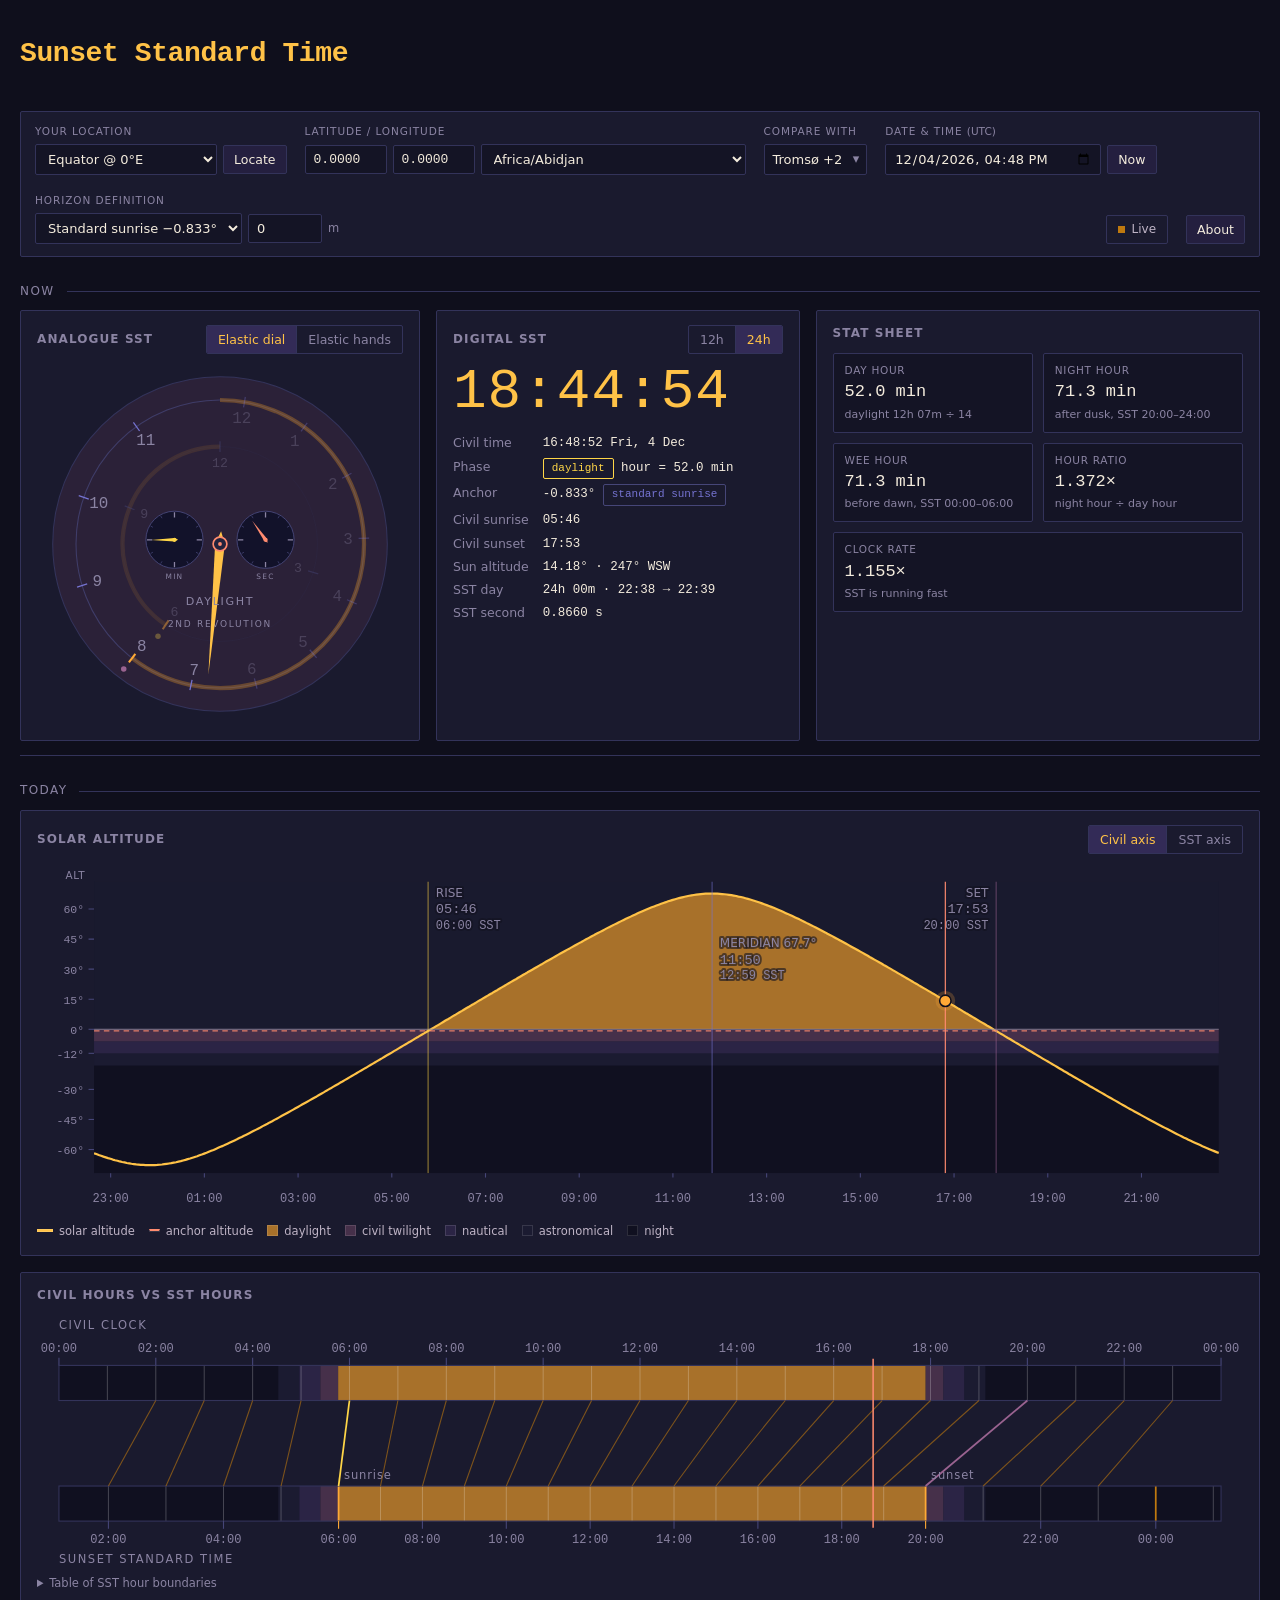
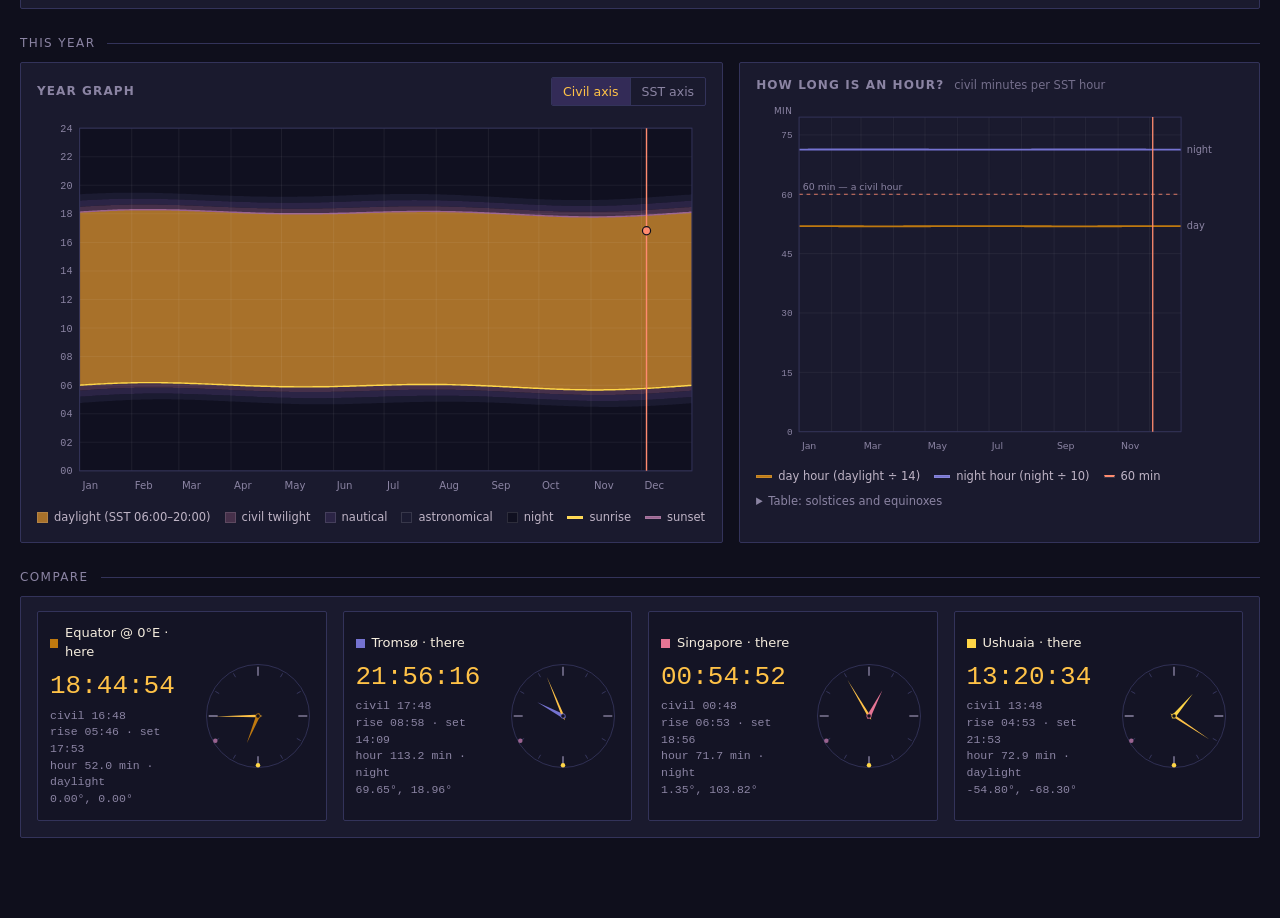
<file: sst/index.html>
<!DOCTYPE html>
<html lang="en">
<head>
<meta charset="utf-8">
<meta name="viewport" content="width=device-width, initial-scale=1">
<title>Sunset Standard Time</title>
<link rel="icon" href="data:image/svg+xml,%3Csvg xmlns='http://www.w3.org/2000/svg' viewBox='0 0 32 32'%3E%3Ccircle cx='16' cy='16' r='15' fill='%23291d2b'/%3E%3Ccircle cx='16' cy='16' r='7' fill='%23ff8a32'/%3E%3C/svg%3E">
<style>
:root{
  /* the palette, in ramp order */
  --p1:#ffff78; --p2:#ffd647; --p3:#ffc247; --p4:#ffa936;
  --p5:#ff8b6f; --p6:#e67595; --p7:#9a6390; --p8:#464678;

  /* named roles drawn from it */
  --sun-hi:var(--p2); --sun:var(--p4); --sun-pale:var(--p3);
  --dusk:var(--p5); --alert:var(--p6); --dusk-dk:var(--p7);
  --dusk-lt:#7573d1;   /* p8 lifted into the readable band */

  /* surfaces — p8's indigo carried down into night */
  --bg:#0f0f1c; --bg-hi:#262642;
  --card:#1a1a2e; --card-2:#23233d; --inner:#141425; --shade:#0f0f1c;
  --rule:#33335a; --rule-2:#464678;

  /* ink */
  --ink:#f4ecdd; --ink-2:#bfb4c6; --ink-3:#8b84a3;

  /* categorical series — hue-preserving nudges, all six checks pass on --card */
  --s1:#bf790f;  /* here / day-hour    (from #ffa936) */
  --s2:#7573d1;  /* there / night-hour (from #464678) */
  --s3:#ff8b6f;  /* the "now" marker: an annotation, not a series */

  /* sequential twilight ramp, dark -> light */
  --t-night:#101020; --t-astro:#1b1b31; --t-naut:#2b2445; --t-civil:#46304a;
  --t-day-a:#a8712a;   /* one daylight tone across every chart */

  --mono:ui-monospace,SFMono-Regular,"SF Mono",Menlo,Consolas,monospace;
  --sans:system-ui,-apple-system,"Segoe UI",Roboto,Helvetica,Arial,sans-serif;
  --r:2px;
}
*{box-sizing:border-box}
html,body{margin:0;padding:0}
body{
  background:var(--bg);
  color:var(--ink); font-family:var(--sans); font-size:14px; line-height:1.45;
  -webkit-font-smoothing:antialiased;
}
h1,h2,h3{margin:0; font-weight:600; letter-spacing:.2px}
a{color:var(--sun-hi)}
.wrap{max-width:1280px; margin:0 auto; padding:0 20px 80px}
/* dissolved everywhere except the ring tier, where it puts the title and the
   controls on one line and hands the controls the full page width */
.topbar{display:contents}

/* ── masthead ─────────────────────────────────────────── */
header.mast{padding:34px 0 18px}
.mast .title{display:flex; align-items:baseline; gap:14px; flex-wrap:wrap}
.mast h1{font-family:var(--mono); font-size:28px; letter-spacing:-.4px; color:var(--p3)}

/* ── controls ─────────────────────────────────────────── */
.controls{
  margin:18px 0 22px;
  background:var(--card);
  border:1px solid var(--rule); border-radius:var(--r); padding:12px 14px;
  display:flex; gap:18px; flex-wrap:wrap; align-items:flex-end;
}
.ctl{display:flex; flex-direction:column; gap:5px; min-width:0}
.ctl > label{font-size:10.5px; letter-spacing:.9px; text-transform:uppercase; color:var(--ink-3)}
.ctl .row{display:flex; gap:6px; align-items:center}
select,input[type=text],input[type=number],input[type=datetime-local]{
  background:var(--inner); color:var(--ink); border:1px solid var(--rule);
  border-radius:var(--r); padding:6px 8px; font-family:var(--sans); font-size:13px; min-width:0;
}
select:focus,input:focus{outline:2px solid var(--dusk-lt); outline-offset:1px}
input[type=number]{width:74px} input[type=text].coord{width:82px; font-family:var(--mono)}
button{
  background:#241f3f; color:var(--ink); border:1px solid var(--rule); border-radius:var(--r);
  padding:6px 10px; font-size:12.5px; cursor:pointer; font-family:var(--sans);
}
button:hover{background:#2f2952; border-color:var(--rule-2)}
button:focus-visible{outline:2px solid var(--dusk-lt); outline-offset:1px}
.seg{display:inline-flex; border:1px solid var(--rule); border-radius:var(--r); overflow:hidden}
.seg button{border:0; border-radius:0; background:transparent; padding:6px 11px; color:var(--ink-3)}
.seg button + button{border-left:1px solid var(--rule)}
.seg button[aria-pressed=true]{
  background:#332b57; color:var(--sun-pale);
}
.spacer{flex:1 1 auto}
.livebadge{display:inline-flex; align-items:center; gap:7px; font-size:12px; color:var(--ink-2);
  border:1px solid var(--rule); border-radius:var(--r); padding:5px 11px; white-space:nowrap}
.dot{width:7px;height:7px;background:var(--s1)}
.livebadge.scrub{border-color:var(--sun-hi); color:var(--sun-hi)}
.livebadge.scrub .dot{background:var(--sun-hi)}

/* ── layout ───────────────────────────────────────────── */
.grid{display:grid; gap:16px}
.row-year{grid-template-columns:1.35fr 1fr}
.row-cmp{grid-template-columns:1fr}

/* Below the ring gate the page scrolls, so the Now row pins; only how much of it
   pins changes. Whatever is sticky must be a child of .wrap, or it unpins the
   moment its grid scrolls past — hence display:contents at the narrower tiers.
   At the ring tier nothing scrolls and none of this applies. */

/* three across — the whole row pins */
.row-now{grid-template-columns:minmax(340px,400px) minmax(270px,.9fr) minmax(320px,1.1fr)}
.pinpair{display:contents}

@media (min-width:1081px){
  .row-now{
    position:sticky; top:0; z-index:30;
    background:var(--bg); padding-bottom:14px; border-bottom:1px solid var(--rule);
  }
}

/* two across — the clock and the digital pin, the stat sheet scrolls under */
@media (max-width:1080px){
  .row-year{grid-template-columns:1fr}
  .row-now{display:contents}
  .row-now > .card{margin-bottom:16px}
  .pinpair{
    display:grid; grid-template-columns:1fr 1fr; gap:16px; margin-bottom:16px;
    position:sticky; top:0; z-index:30;
    background:var(--bg); padding-bottom:14px; border-bottom:1px solid var(--rule);
  }
}


.card{
  background:var(--card);
  border:1px solid var(--rule); border-radius:var(--r); padding:14px 16px 16px;
  position:relative; overflow:hidden;
}
.card > h2{font-size:12px; letter-spacing:1.1px; text-transform:uppercase; color:var(--ink-3);
  display:flex; align-items:center; gap:10px; flex-wrap:wrap; margin-bottom:10px}
.card > h2 .hint{text-transform:none; letter-spacing:0; font-weight:400; color:var(--ink-3); opacity:.8; font-size:11.5px}
.card .tools{margin-left:auto; display:flex; gap:6px; align-items:center}
.sec-title{margin:26px 0 10px; font-size:12px; letter-spacing:1.4px; text-transform:uppercase; color:var(--ink-3);
  display:flex; align-items:center; gap:12px}
.sec-title:after{
  content:""; flex:1; height:1px; align-self:center; background:var(--rule);
}

/* ── clock card ───────────────────────────────────────── */
.clockwrap{display:flex; flex-direction:column; align-items:center; gap:10px}
#clock{max-width:360px; margin:0 auto}
figure.scroll{overflow-x:auto}
figure.scroll > svg{min-width:720px}
/* an axis lock is otherwise invisible — the pointer keeps moving while only one
   axis of the readout follows it, which reads as a stuck chart */
/* the drag lock also suppresses selection: the gesture is a scrub, and the class
   lands on pointerdown, before the mousedown that would start a selection */
svg.lock-x{cursor:ns-resize; user-select:none}
svg.lock-y{cursor:ew-resize}
svg.lock-x.lock-y{cursor:not-allowed}

/* ── digital ──────────────────────────────────────────── */
.digital{font-family:var(--mono); font-size:clamp(34px,5.4vw,56px); line-height:1;
  letter-spacing:1px; color:var(--sun-pale); display:flex; align-items:baseline; gap:10px; flex-wrap:wrap}
.digital .ampm{font-size:.36em; color:var(--sun-hi); letter-spacing:2px}
.digital .sec{color:var(--dusk)}
.readouts{margin-top:14px; display:grid; grid-template-columns:auto 1fr; gap:5px 14px; font-size:12.5px}
.readouts dt{color:var(--ink-3)}
.readouts dd{margin:0; font-family:var(--mono); color:var(--ink)}
.badge{display:inline-block; font-size:11px; padding:2px 8px; border-radius:var(--r);
  border:1px solid var(--rule-2); color:var(--dusk-lt)}
.badge.warn{border-color:var(--alert); color:var(--alert)}
.badge.day{border-color:var(--sun-hi); color:var(--sun-hi)}
.badge.night{border-color:var(--dusk-lt); color:var(--dusk-lt)}
/* The digital panel sits in a fit-content column, so a phase badge that shrinks
   from "daylight" to "night" would drag the whole panel narrower at dusk and
   widen it again at dawn. An invisible "daylight" stacked in the same grid cell
   floors the badge at its widest, whichever word is showing. */
.badge.phase{display:inline-grid; place-items:center; white-space:nowrap}
.badge.phase > span,
.badge.phase::after{grid-area:1/1}
.badge.phase::after{content:"daylight"; visibility:hidden}

/* ── stats ────────────────────────────────────────────── */
.stats{display:grid; grid-template-columns:1fr 1fr; gap:10px}
.stat{background:var(--inner); border:1px solid var(--rule); border-radius:var(--r); padding:9px 11px}
.stat .k{font-size:10.5px; letter-spacing:.7px; text-transform:uppercase; color:var(--ink-3)}
.stat .v{font-family:var(--mono); font-size:17px; color:var(--ink); margin-top:2px}
.stat .v small{font-size:11px; color:var(--ink-3); font-family:var(--sans)}
.stat .d{font-size:11px; color:var(--ink-3); margin-top:2px}
.stat.wide{grid-column:1/-1}
.stat.alert{border-color:var(--alert); background:#2b1930}
.stat.alert .v{color:var(--alert)}

/* ── charts ───────────────────────────────────────────── */
figure{margin:0}
svg{display:block; width:100%; height:auto; overflow:visible; touch-action:none}
svg text{font-family:var(--sans); fill:var(--ink-3)}
svg text.num{font-family:var(--mono)}
.legend{display:flex; gap:14px; flex-wrap:wrap; font-size:11.5px; color:var(--ink-2); margin-top:8px}
.legend .it{display:inline-flex; align-items:center; gap:6px}
.legend .sw{width:11px; height:11px; border:1px solid rgba(255,255,255,.12)}
.legend .sw.line{height:3px; width:16px}
.tip{
  position:fixed; left:0; top:0; will-change:transform;
  z-index:60; pointer-events:none; opacity:0; transition:opacity .1s;
  background:#15152a; border:1px solid var(--rule-2); border-radius:var(--r);
  padding:8px 10px; font-size:12px; color:var(--ink); max-width:280px;
}
.tip.on{opacity:1}
.tip .t{font-family:var(--mono); color:var(--sun-pale); margin-bottom:4px}
.tip .r{display:flex; justify-content:space-between; gap:14px; color:var(--ink-2)}
.tip .r b{font-family:var(--mono); font-weight:500; color:var(--ink)}

table.data{border-collapse:collapse; width:100%; font-size:12px; margin-top:10px}
table.data th,table.data td{border-bottom:1px solid var(--rule); padding:4px 7px; text-align:right}
table.data th:first-child,table.data td:first-child{text-align:left}
table.data th{color:var(--ink-3); font-weight:500; letter-spacing:.4px}
table.data td{font-family:var(--mono); color:var(--ink-2)}
details.tbl summary{cursor:pointer; color:var(--ink-3); font-size:11.5px; margin-top:8px}
details.tbl summary:hover{color:var(--ink-2)}

/* ── compare ──────────────────────────────────────────── */
/* the number of places is chosen in the picker, so the track count follows the
   width rather than being fixed at two */
.cmp{display:grid; grid-template-columns:repeat(auto-fit,minmax(232px,1fr)); gap:16px; align-items:stretch}
@media (max-width:720px){ .cmp{grid-template-columns:1fr} }

/* ── multi-select picker ──────────────────────────────── */
.picker{position:relative}
/* line-height is pinned in px so the summary is exactly as tall as the <select>
   it sits beside (31px); left to inherit, it makes the controls bar 2px taller */
.picker > summary{
  list-style:none; cursor:pointer; display:inline-block;
  background:var(--inner); color:var(--ink); border:1px solid var(--rule);
  border-radius:var(--r); padding:6px 24px 6px 8px; font-size:13px; line-height:17px;
  white-space:nowrap;
}
.picker > summary::-webkit-details-marker{display:none}
.picker > summary::after{content:"\25be"; position:absolute; right:8px; top:50%; margin-top:-9px; color:var(--ink-3)}
.picker > summary:focus-visible{outline:2px solid var(--dusk-lt); outline-offset:1px}
.picker[open] > summary{border-color:var(--dusk-lt)}
.picker-menu{
  position:absolute; z-index:70; top:calc(100% + 4px); left:0;
  min-width:230px; max-height:min(360px,60vh); overflow:auto;
  background:var(--card-2); border:1px solid var(--rule-2); border-radius:var(--r);
  padding:5px; box-shadow:0 14px 44px #00000090;
}
.picker-menu .cap{font-size:10.5px; color:var(--ink-3); padding:3px 7px 5px}
.picker-menu label{display:flex; align-items:center; gap:8px; padding:3px 7px;
  font-size:12.5px; border-radius:var(--r); cursor:pointer}
.picker-menu label:hover{background:var(--bg-hi)}
.picker-menu label.off{color:var(--ink-3); cursor:not-allowed}
.picker-menu input{accent-color:var(--sun); margin:0}
.picker-menu .sw{width:9px; height:9px; flex:0 0 auto; border:1px solid var(--rule)}
.cmp-loc{background:var(--inner); border:1px solid var(--rule); border-radius:var(--r); padding:12px;
  display:flex; align-items:center; gap:16px}
.cmp-loc .txt{flex:1 1 auto; min-width:0}
.cmp-loc .name{font-size:13px; color:var(--ink); display:flex; align-items:center; gap:7px}
.cmp-loc .name .chip{width:9px;height:9px}
.cmp-loc .big{font-family:var(--mono); font-size:26px; color:var(--sun-pale); margin:6px 0 2px}
.cmp-loc .sm{font-size:11.5px; color:var(--ink-3); font-family:var(--mono)}
.cmp-loc .mini{flex:0 0 auto; width:112px; margin:0}

.foot{margin-top:34px; color:var(--ink-3); font-size:12px; max-width:80ch}
.foot h3{font-size:12px; letter-spacing:1.2px; text-transform:uppercase; color:var(--ink-3); margin-bottom:8px}
.foot p{margin:0 0 8px}
.foot code{font-family:var(--mono); color:var(--dusk)}
.sr{position:absolute;width:1px;height:1px;padding:0;margin:-1px;overflow:hidden;clip:rect(0 0 0 0);white-space:nowrap;border:0}
/* narrow: the controls stop hogging the top, and only the analogue clock pins */
@media (max-width:720px){
  .wrap{padding:0 12px 60px}
  .controls{margin:14px 0 18px}
  /* one across — only the analogue clock pins, at its natural size */
  .pinpair{display:contents; position:static; background:none; border-bottom:0; padding-bottom:0; margin-bottom:0}
  .pinpair > .card{margin-bottom:16px}
  .card.pinned{
    position:sticky; top:0; z-index:30;
    border-top:0; border-radius:0 0 var(--r) var(--r); padding-top:10px;
  }
  figure.scroll{overflow-x:visible}
  figure.scroll > svg{min-width:0}
}

/* ── about sheet ──────────────────────────────────────────── */
dialog.sheet{
  background:var(--card); color:var(--ink);
  border:1px solid var(--rule-2); border-radius:var(--r);
  padding:20px 24px 16px; max-width:min(80ch,90vw); box-shadow:0 18px 60px #00000080;
}
dialog.sheet::backdrop{background:#0a0a14cc}
dialog.sheet .foot{margin-top:0}
dialog.sheet .sheet-close{margin-top:6px}

/* ══ the ring: one screen, no scrolling ═══════════════════════════════════
   Above this gate everything fits at once, so the page stops being four stacked
   sections and becomes a single grid: the analogue clock in the middle at
   whatever size its cell allows, the other seven widgets closing around it as a
   border. Both gate figures are empirical. Under about 900px tall the ring gives
   the clock *less* room than the scrolling layout's 360px cap does, which
   defeats the point; under about 1440px wide the four columns stop fitting and
   the stat sheet starts wrapping its labels. The scrolling layout keeps those
   sizes. Must stay in step with ringQ in the script. */
@media (min-width:1440px) and (min-height:900px){
  html,body{height:100%; overflow:hidden}

  .wrap{
    max-width:2100px; height:100dvh; padding:12px 16px; gap:11px;
    display:grid; min-height:0;
    /* The clock is square and height-bound, so every pixel of column beyond its
       own height is dead space inside that card — --clock-col is measured and
       set by fitClockColumn(). The digital panel takes only what its readouts
       need. Whatever those two give up goes to the year charts, which read far
       better wide than tall. */
    grid-template-columns:
      minmax(150px,.7fr)        /* stat sheet   */
      fit-content(360px)        /* digital SST  */
      var(--clock-col,1.2fr)    /* CLOCK        */
      minmax(230px,1.3fr);      /* year / hour  */
    grid-template-rows:
      auto                  /* masthead + controls                     */
      minmax(104px,.95fr)   /* solar altitude              — full width */
      minmax(120px,1.62fr)  /* stats | digital | CLOCK | year           */
      minmax(120px,1.62fr)  /* stats | digital | CLOCK | hour length    */
      minmax(104px,.95fr)   /* civil vs SST ruler          — full width */
      auto;                 /* compare                     — full width */
  }

  /* the four section grids and the pinpair dissolve, so their cards become
     children of .wrap itself — the same display:contents flattening the pinpair
     already used to drop into .row-now */
  .grid,.pinpair{display:contents}
  .sec-title{display:none}

  .topbar{grid-area:1/1/2/5; display:flex; align-items:center; min-width:0}
  /* the masthead is the one thing in the ring with no panel around it, so it
     goes. Hidden the .sr way rather than display:none, to leave the document
     its only h1 — the controls bar takes the whole row. */
  header.mast{position:absolute; width:1px; height:1px; padding:0; margin:-1px;
    overflow:hidden; clip:rect(0 0 0 0); white-space:nowrap; border:0}
  .controls{flex:1 1 auto; min-width:0; margin:0; padding:6px 10px; gap:11px; flex-wrap:nowrap}
  .controls .ctl{flex:0 1 auto}
  /* a clipped datetime field loses digits rather than just looking tight, so it
     holds its width and the time-zone select absorbs the squeeze instead */
  .controls .ctl-when{flex:0 0 auto}
  /* nowrap keeps a two-word label from adding a second line to the whole bar;
     the ellipsis stops it running into its neighbour once the bar gets tight */
  .ctl > label{font-size:9.5px; letter-spacing:.7px; white-space:nowrap;
    overflow:hidden; text-overflow:ellipsis}
  .controls select,.controls input{font-size:12px; padding:4px 6px}
  .controls .picker > summary{font-size:12px; line-height:16px; padding:4px 22px 4px 6px}
  .controls input[type=number]{width:56px}
  .controls input[type=text].coord{width:72px}

  .w-day    {grid-area:2/1/3/5}
  .w-stats  {grid-area:3/1/5/2}
  .w-digital{grid-area:3/2/5/3}
  .w-clock  {grid-area:3/3/5/4}
  .w-year   {grid-area:3/4/4/5}
  .w-hour   {grid-area:4/4/5/5}
  .w-ruler  {grid-area:5/1/6/5}
  .w-cmp    {grid-area:6/1/7/5}

  /* min-*:0 is load-bearing: a grid item floors at min-content and will refuse
     to shrink to its track without it, which is what would bring the scrollbar
     back. The chrome is trimmed too — four cards stack vertically here, so every
     pixel of padding is paid for four times. */
  .card{min-width:0; min-height:0; display:flex; flex-direction:column; padding:8px 11px 9px}
  .card > h2{flex:0 0 auto; font-size:11px; margin-bottom:5px; gap:8px}
  /* the toggles set the header's height, and the header is subtracted from the
     plot in all four chart cards */
  .card > h2 .seg button{padding:2px 8px; font-size:11.5px}
  .card > figure{flex:1 1 auto; min-height:0}
  .card > figure > svg{width:100%; height:100%}
  .legend{flex:0 0 auto; margin-top:4px; font-size:10px; gap:9px}
  details.tbl{flex:0 0 auto}
  details.tbl summary{margin-top:4px}
  /* the page never scrolls; one opened table does */
  details.tbl > div{max-height:104px; overflow:auto}

  /* The two full-width bars are the shortest cells in the ring and have acres of
     empty header, so their legend and table toggle move up into it rather than
     taking another 16px off the plot. The side columns are too narrow for that,
     so theirs stay put. */
  .w-day,.w-ruler{position:relative}
  .w-day > .legend,.w-ruler > details.tbl{
    position:absolute; top:7px; left:190px; right:150px; margin:0;
    flex-wrap:nowrap; overflow:hidden;
  }
  .w-ruler > details.tbl{left:auto; right:11px; text-align:right}
  .w-ruler > details.tbl summary{margin-top:0}
  .w-ruler > details.tbl[open] > div{
    position:absolute; right:0; top:20px; width:min(560px,60vw);
    background:var(--card-2); border:1px solid var(--rule); border-radius:var(--r);
    padding:4px 8px; z-index:5;
  }

  /* the clock is height-bound by its cell, not capped at 360px as it is in the
     scrolling layout — it is the one widget meant to grow */
  /* nowrap: a wrapping header would shorten the clock, which would narrow the
     column, which would wrap the header harder — fitClockColumn() must measure
     a header height that does not depend on the width it is computing */
  .w-clock > h2{flex-wrap:nowrap}
  .w-clock .clockwrap{flex:1 1 auto; min-height:0; justify-content:center; gap:0}
  #clock{max-width:100%; max-height:100%; width:auto; height:100%; margin:0 auto}

  .w-digital .digital{flex:0 0 auto; font-size:clamp(28px,2.2vw,44px)}
  /* the readouts are a fixed eight rows, but the stat sheet grows an extra full-
     width card per anomaly (polar fallback, incoherent day, degenerate day) and
     those carry a paragraph each. Both panels take the overflow themselves so
     the page does not have to. */
  /* align-content:start or the grid stretches its eight rows to fill the taller
     cell and the readouts drift apart */
  .w-digital .readouts{flex:1 1 auto; min-height:0; align-content:start;
    margin-top:10px; gap:5px 12px; font-size:12px; overflow:auto}
  /* one stat per row: the column is too narrow to pair them, and stacking gives
     each description room to sit on a single line */
  .w-stats .stats{flex:1 1 auto; min-height:0; grid-template-columns:1fr;
    align-content:start; gap:7px; overflow:auto}
  /* label and value share a line, description underneath: two lines per stat
     instead of three, which is what lets all five fit without the panel
     scrolling at the smaller ring sizes */
  .w-stats .stat{padding:6px 9px; display:grid; grid-template-columns:1fr auto; column-gap:10px}
  .w-stats .stat .k{align-self:baseline}
  .w-stats .stat .v{align-self:baseline; margin-top:0; text-align:right; font-size:15px}
  .w-stats .stat .d{grid-column:1/-1; margin-top:3px; font-size:10.5px}
  .card ::-webkit-scrollbar{width:7px; height:7px}
  .card ::-webkit-scrollbar-thumb{background:var(--rule-2); border-radius:4px}
  .card ::-webkit-scrollbar-track{background:transparent}
  .w-cmp{padding:7px 9px}
  .w-cmp .cmp{gap:10px}
  .w-cmp .cmp-loc{padding:7px 10px; gap:10px}
  .w-cmp .cmp-loc .mini{width:62px}
  .w-cmp .cmp-loc .name{font-size:12px}
  .w-cmp .cmp-loc .big{font-size:19px; margin:2px 0 1px}
  /* the four readout lines run as one wrapping row here, so the strip costs two
     lines of height instead of four */
  .w-cmp .cmp-loc .sm{font-size:10.5px; line-height:1.32; display:flex; flex-wrap:wrap; gap:0 14px}
}
</style>
</head>
<body>
<div class="wrap">

<div class="topbar">
<header class="mast">
  <div class="title">
    <h1>Sunset Standard Time</h1>
  </div>
</header>

<div class="controls" role="region" aria-label="Settings">
  <div class="ctl">
    <label for="loc">Your location</label>
    <div class="row">
      <select id="loc"></select>
      <button id="geo" title="Ask the browser for your coordinates">Locate</button>
    </div>
  </div>
  <div class="ctl" id="customWrap" hidden>
    <label for="clat">Latitude / longitude</label>
    <div class="row">
      <input type="text" class="coord" id="clat" inputmode="decimal" aria-label="Latitude">
      <input type="text" class="coord" id="clon" inputmode="decimal" aria-label="Longitude">
      <select id="ctz" aria-label="Time zone"></select>
    </div>
  </div>
  <div class="ctl">
    <label for="refBtn">Compare with</label>
    <details class="picker" id="refPick">
      <summary id="refBtn" role="button" aria-haspopup="true"><span id="refSummary">&mdash;</span></summary>
      <div class="picker-menu" id="refMenu" role="group" aria-label="Comparison locations"></div>
    </details>
  </div>
  <div class="ctl ctl-when">
    <label for="when">Date &amp; time <span id="whenTz" style="text-transform:none;letter-spacing:0"></span></label>
    <div class="row">
      <input type="datetime-local" id="when" step="60">
      <button id="nowBtn">Now</button>
    </div>
  </div>
  <div class="ctl">
    <label for="anchor">Horizon definition</label>
    <div class="row">
      <select id="anchor">
        <option value="-0.833" selected>Standard sunrise &minus;0.833&deg;</option>
        <option value="0">Centre of disk 0&deg;</option>
        <option value="-6">Civil twilight &minus;6&deg;</option>
      </select>
      <input type="number" id="elev" min="0" max="9000" step="10" value="0" title="Observer elevation in metres">
      <span style="color:var(--ink-3);font-size:11.5px">m</span>
    </div>
  </div>
  <div class="spacer"></div>
  <div class="livebadge" id="live"><span class="dot"></span><span id="liveTxt">Live</span></div>
  <button id="aboutBtn" aria-haspopup="dialog">About</button>
</div>
</div>

<div class="sec-title">Now</div>
<div class="grid row-now">
  <div class="pinpair">
  <section class="card pinned w-clock" aria-label="Analogue Sunset Standard Time clock">
    <h2>Analogue SST
      <span class="tools">
        <span class="seg" role="group" aria-label="Clock mode">
          <button id="mA" aria-pressed="true">Elastic dial</button>
          <button id="mB" aria-pressed="false">Elastic hands</button>
        </span>
      </span>
    </h2>
    <div class="clockwrap">
      <svg id="clock" viewBox="-170 -170 340 340" role="img" aria-labelledby="clockDesc"></svg>
      <desc id="clockDesc" class="sr">Analogue clock showing Sunset Standard Time</desc>
    </div>
  </section>

  <section class="card w-digital" aria-label="Digital Sunset Standard Time">
    <h2>Digital SST
      <span class="tools">
        <span class="seg" role="group" aria-label="Hour format">
          <button id="f12" aria-pressed="false">12h</button>
          <button id="f24" aria-pressed="true">24h</button>
        </span>
      </span>
    </h2>
    <div class="digital"><span id="dTime">--:--</span><span class="ampm" id="dAmPm"></span></div>
    <dl class="readouts">
      <dt>Civil time</dt><dd id="rCivil">&mdash;</dd>
      <dt>Phase</dt><dd id="rPhase">&mdash;</dd>
      <dt>Anchor</dt><dd id="rAnchor">&mdash;</dd>
      <dt>Civil sunrise</dt><dd id="rRise">&mdash;</dd>
      <dt>Civil sunset</dt><dd id="rSet">&mdash;</dd>
      <dt>Sun altitude</dt><dd id="rAlt">&mdash;</dd>
      <dt>SST day</dt><dd id="rSpan">&mdash;</dd>
      <dt>SST second</dt><dd id="rSec">&mdash;</dd>
    </dl>
  </section>
  </div>

  <section class="card w-stats" aria-label="Stat sheet">
    <h2>Stat Sheet</h2>
    <div class="stats" id="stats"></div>
  </section>
</div>

<div class="sec-title">Today</div>
<div class="grid">
  <section class="card w-day" aria-label="Sun altitude through the day">
    <h2>Solar Altitude
      <span class="tools">
        <span class="seg" role="group" aria-label="Horizontal axis">
          <button id="axCivil" aria-pressed="true">Civil axis</button>
          <button id="axSst" aria-pressed="false">SST axis</button>
        </span>
      </span>
    </h2>
    <figure class="scroll"><svg id="dayCurve" viewBox="0 0 1100 320" role="img"
      aria-label="Solar altitude across the day with sunrise, meridian and sunset marked"></svg></figure>
    <div class="legend" id="dayLegend"></div>
  </section>

  <section class="card w-ruler" aria-label="Civil hours against SST hours">
    <h2>Civil hours vs SST hours</h2>
    <figure class="scroll"><svg id="ruler" viewBox="0 0 1100 230" role="img"
      aria-label="Dual ruler comparing civil clock hours with SST hours"></svg></figure>
    <details class="tbl"><summary>Table of SST hour boundaries</summary><div id="rulerTable"></div></details>
  </section>
</div>

<div class="sec-title">This year</div>
<div class="grid row-year">
  <section class="card w-year" aria-label="Sun graph for the year">
    <h2>Year graph
      <span class="tools">
        <span class="seg" role="group" aria-label="Vertical axis">
          <button id="yrCivil" aria-pressed="true">Civil axis</button>
          <button id="yrSst" aria-pressed="false">SST axis</button>
        </span>
      </span>
    </h2>
    <figure><svg id="yearBands" viewBox="0 0 660 380" role="img"
      aria-label="Daylight and twilight bands for every day of the year"></svg></figure>
    <div class="legend" id="yearLegend"></div>
  </section>

  <section class="card w-hour" aria-label="Length of an SST hour through the year">
    <h2>How long is an hour? <span class="hint">civil minutes per SST hour</span></h2>
    <figure><svg id="hourLen" viewBox="0 0 520 380" role="img"
      aria-label="Length in real minutes of day hours and night hours across the year"></svg></figure>
    <div class="legend" id="hourLegend"></div>
    <details class="tbl"><summary>Table: solstices and equinoxes</summary><div id="hourTable"></div></details>
  </section>
</div>

<div class="sec-title">Compare</div>
<div class="grid row-cmp">
  <section class="card w-cmp" aria-label="Comparison with a reference location">
    <div class="cmp" id="cmpRow"></div>
  </section>
</div>

</div>

<dialog id="about" class="sheet" aria-labelledby="aboutTitle">
  <div class="foot">
    <h3 id="whatIsThisTitle">What is this</h3>
    <p>Sunset Standard Time is a 24-hour <a
        href="https://en.wikipedia.org/wiki/Time_standard#Time_standards_based_on_Earth_rotation">time standard</a>
      that defines sunrise to be at 6:00am and sunset to be at 8:00pm.
      It is similar to <a href="https://en.wikipedia.org/wiki/Solar_time#Apparent_solar_time">apparent solar time</a>,
      with adaptations to fit our modern forms of timekeeping.</p>
    <h3 id="aboutTitle">How this is computed</h3>
    <p>Solar position comes from the NOAA solar-position algorithm evaluated in the browser; sunrise and
      sunset are found by bisecting the solar altitude curve rather than by a closed-form formula, which is
      what lets the polar cases fall out of the same code path.</p>
    <p><b>Night has two lengths inside one SST day.</b> Hours 00:00&ndash;06:00 are carved out of the night
      that is ending; hours 20:00&ndash;24:00 out of the night that is beginning. Those nights differ, so the
      first and last hours of an SST day are not the same size.</p>
    <p><b>When the sun does not cross the horizon</b> the anchor moves to the nearest usable threshold the
      sun's daily arc does contain &mdash; civil, nautical or astronomical twilight during polar night, and the
      mirrored <code>+6&deg;/+12&deg;/+18&deg;</code> elevations during polar day &mdash; and finally clamps
      just inside the day's altitude range. The anchor in force is always named above.</p>
  </div>
  <form method="dialog"><button class="sheet-close">Close</button></form>
</dialog>

<div class="tip" id="tip" role="status" aria-live="off"></div>

<script>
"use strict";
/* ══════════════════════════════════════════════════════════════════════════
   0. small helpers
   ══════════════════════════════════════════════════════════════════════════ */
const SVGNS = "http://www.w3.org/2000/svg";
const $ = (id) => document.getElementById(id);
const DAYMS = 86400000, HOURMS = 3600000, MINMS = 60000;
const RAD = Math.PI / 180, DEG = 180 / Math.PI;
const clamp = (v, a, b) => v < a ? a : v > b ? b : v;
/* Both tiers must match the @media queries the layout uses, or a chart will draw
   at a geometry the cell it lands in cannot hold. Keep the literals adjacent. */
const isNarrow = () => innerWidth < 720;                                  /* @media (max-width:720px)  */
const ringQ = matchMedia("(min-width:1440px) and (min-height:900px)");    /* the no-scroll ring tier   */
const isRing = () => ringQ.matches;

/* In the ring tier a chart is bounded by its grid cell rather than by the page
   width, so the viewBox is measured off that cell and drawn at one user unit per
   CSS pixel. Nothing is letterboxed and every font-size stays literal at any
   window size. The figure's own height comes from the card, never from the svg,
   so measuring here cannot feed back into layout. Snapped to a 10px bucket so a
   slow drag-resize does not rebuild on every frame. */
function cellBox(svg) {
  if (!isRing()) return null;
  const r = svg.parentNode.getBoundingClientRect();
  if (r.width < 80 || r.height < 40) return null;    /* not laid out yet */
  return { W: Math.round(r.width / 10) * 10, H: Math.round(r.height / 10) * 10 };
}
const cellKey = (svg) => { const c = cellBox(svg); return c ? c.W + "x" + c.H : "flow"; };
const lerp = (a, b, t) => a + (b - a) * t;

function el(tag, attrs, kids) {
  const n = document.createElementNS(SVGNS, tag);
  if (attrs) for (const k in attrs) { const v = attrs[k]; if (v !== null && v !== undefined) n.setAttribute(k, v); }
  if (kids) for (const c of [].concat(kids)) if (c) n.appendChild(typeof c === "string" ? document.createTextNode(c) : c);
  return n;
}
function clear(node) { while (node.firstChild) node.removeChild(node.firstChild); }
const pad2 = (n) => (n < 10 ? "0" : "") + n;

/* durations */
function fmtDur(ms, opts) {
  const abs = Math.abs(ms), sign = ms < 0 ? "−" : "";
  if (abs < 60000 && (opts && opts.fine)) return sign + (abs / 1000).toFixed(1) + "s";
  const totalMin = abs / 60000;
  let h = Math.floor(totalMin / 60), m = totalMin - h * 60;
  if (h === 0) return sign + m.toFixed(m < 10 ? 1 : 0) + " min";
  m = Math.round(m);
  if (m === 60) { h += 1; m = 0; }
  return sign + h + "h " + pad2(m) + "m";
}
function fmtMinutes(ms) { return (ms / 60000).toFixed(1) + " min"; }

/* ── time-zone plumbing (civil time only; SST never needs a zone) ── */
const tzCache = new Map();
function tzParts(ms, tz) {
  let f = tzCache.get(tz);
  if (!f) {
    f = new Intl.DateTimeFormat("en-US", { timeZone: tz, hour12: false, year: "numeric", month: "2-digit",
      day: "2-digit", hour: "2-digit", minute: "2-digit", second: "2-digit" });
    tzCache.set(tz, f);
  }
  const p = {};
  for (const { type, value } of f.formatToParts(ms)) p[type] = value;
  return { y: +p.year, mo: +p.month, d: +p.day, h: +(p.hour === "24" ? "0" : p.hour), mi: +p.minute, s: +p.second };
}
function tzOffsetMs(ms, tz) {
  const p = tzParts(ms, tz);
  return Date.UTC(p.y, p.mo - 1, p.d, p.h, p.mi, p.s) - Math.floor(ms / 1000) * 1000;
}
/**
 * The instant a zone's UTC offset changes inside [t0,t1), with the size of the
 * change, or null if it holds steady. The offset is a step function, so a
 * bisection on the minute finds the edge in about a dozen probes.
 */
function offsetShift(t0, t1, tz) {
  const a = tzOffsetMs(t0, tz), b = tzOffsetMs(t1 - 1, tz);
  if (a === b) return null;
  let lo = t0, hi = t1;
  while (hi - lo > MINMS) {
    const mid = lo + Math.round((hi - lo) / 2 / MINMS) * MINMS;
    if (mid <= lo || mid >= hi) break;
    if (tzOffsetMs(mid, tz) === a) lo = mid; else hi = mid;
  }
  return { at: hi, delta: b - a };
}

/** wall-clock fields in `tz` -> absolute instant */
function wallToInstant(y, mo, d, h, mi, tz) {
  const naive = Date.UTC(y, mo - 1, d, h, mi, 0);
  let t = naive - tzOffsetMs(naive, tz);
  t = naive - tzOffsetMs(t, tz);
  t = naive - tzOffsetMs(t, tz);
  /* A wall time inside a spring-forward gap names no instant, and the fixpoint
     answers with one an offset past it — so a field stepped through the missing
     hour reads 02:00→03:00, 02:30→03:30, 03:00→03:00, walking real time
     backwards halfway through. Collapse the gap to the instant the clocks moved:
     stepping stalls there and then carries on forwards. */
  const p = tzParts(t, tz);
  if (p.h !== h || p.mi !== mi) {
    const s = offsetShift(t - 3 * HOURMS, t + 3 * HOURMS, tz);
    if (s && s.delta > 0) return s.at;
  }
  return t;
}
/**
 * The civil day (midnight to midnight, so 23 or 25 hours twice a year) around
 * `ms`, with everything the inverse map below needs to place an hour inside it.
 * Every caller asks for the same day on every frame and the answer costs ten Intl
 * round-trips, so days are memoised the way the formatters above are.
 */
const dayCache = new Map();
function civilDay(ms, tz) {
  const a = tzParts(ms, tz);
  const key = tz + "|" + a.y + "-" + a.mo + "-" + a.d;
  let w = dayCache.get(key);
  if (!w) {
    const t0 = wallToInstant(a.y, a.mo, a.d, 0, 0, tz);
    const b = tzParts(t0 + 36 * HOURMS, tz);
    const p0 = tzParts(t0, tz);
    w = {
      t0, t1: wallToInstant(b.y, b.mo, b.d, 0, 0, tz),
      /* normally 0, but a zone that moves its clocks at midnight has no 00:00 on
         the day it springs forward, so that day opens at 01:00 */
      h0: p0.h + p0.mi / 60 + p0.s / 3600,
      shift: null
    };
    w.shift = offsetShift(w.t0, w.t1, tz);
    if (dayCache.size > 64) dayCache.clear();
    dayCache.set(key, w);
  }
  return w;
}
/**
 * Inverse of yCivil: a civil hour-of-day back to the instant it names, inside one
 * civil day. Round-tripping through wall-clock fields cannot do this, because on
 * the two transition days the axis is not a bijection — an hour of it is missing
 * in spring and doubled in autumn. Both bands are resolved here so the map stays
 * monotonic and still reaches every instant in the day; anything reading SST off
 * this axis would otherwise see the clock lurch backwards or skip an hour.
 */
function civilToInstant(hrs, w) {
  const fit = (ms) => clamp(ms, w.t0, w.t1 - 1);
  const before = (h) => fit(w.t0 + (h - w.h0) * HOURMS);
  const s = w.shift;
  if (!s) return before(hrs);
  const wBefore = w.h0 + (s.at - w.t0) / HOURMS;   /* the wall hour the shift left */
  const wAfter = wBefore + s.delta / HOURMS;       /* the wall hour it arrived at  */
  const lo = Math.min(wBefore, wAfter), hi = Math.max(wBefore, wAfter);
  if (hrs <= lo) return before(hrs);
  if (hrs >= hi) return fit(s.at + (hrs - wAfter) * HOURMS);
  return s.delta > 0
    ? s.at                                          /* missing: nothing to point at */
    : fit(before(lo) + (hrs - lo) * 2 * HOURMS);    /* doubled: both passes, half speed */
}
/* Intl.DateTimeFormat construction is expensive and this runs a dozen times a
   frame, so formatters are memoised per (zone, option-set). */
const fmtCache = new Map();
function fmtCivil(ms, tz, opt) {
  const key = tz + "|" + (opt ? JSON.stringify(opt) : "");
  let f = fmtCache.get(key);
  if (!f) {
    f = new Intl.DateTimeFormat("en-GB", Object.assign({ timeZone: tz, hour: "numeric", minute: "2-digit" }, opt || {}));
    fmtCache.set(key, f);
  }
  return f.format(ms);
}
const fmtClock = (ms, tz) => fmtCivil(ms, tz, { hour: "2-digit", minute: "2-digit", hour12: false });
const fmtDate = (ms, tz) => fmtCivil(ms, tz, { hour: undefined, minute: undefined, weekday: "short", day: "numeric", month: "short" });

/* ══════════════════════════════════════════════════════════════════════════
   1. solar position  (NOAA)
   ══════════════════════════════════════════════════════════════════════════ */
const solar = (() => {
  const J1970 = 2440588;
  const century = (ms) => (ms / DAYMS - 0.5 + J1970 - 2451545) / 36525;

  /** geometric solar altitude in degrees (no refraction; the -0.833 anchor already carries it) */
  function altitude(ms, lat, lon) {
    const T = century(ms);
    const L0 = (280.46646 + T * (36000.76983 + T * 0.0003032)) % 360;
    const M = 357.52911 + T * (35999.05029 - 0.0001537 * T);
    const C = Math.sin(M * RAD) * (1.914602 - T * (0.004817 + 0.000014 * T))
            + Math.sin(2 * M * RAD) * (0.019993 - 0.000101 * T)
            + Math.sin(3 * M * RAD) * 0.000289;
    const omega = 125.04 - 1934.136 * T;
    const appLong = L0 + C - 0.00569 - 0.00478 * Math.sin(omega * RAD);
    const e0 = 23 + (26 + (21.448 - T * (46.815 + T * (0.00059 - T * 0.001813))) / 60) / 60;
    const eps = e0 + 0.00256 * Math.cos(omega * RAD);
    const dec = Math.asin(Math.sin(eps * RAD) * Math.sin(appLong * RAD));

    const e = 0.016708634 - T * (0.000042037 + 0.0000001267 * T);
    const y = Math.tan(eps * RAD / 2) ** 2;
    const eqTime = 4 * DEG * (y * Math.sin(2 * L0 * RAD) - 2 * e * Math.sin(M * RAD)
      + 4 * e * y * Math.sin(M * RAD) * Math.cos(2 * L0 * RAD)
      - 0.5 * y * y * Math.sin(4 * L0 * RAD) - 1.25 * e * e * Math.sin(2 * M * RAD));

    const minutesUTC = ((ms / MINMS) % 1440 + 1440) % 1440;
    const tst = ((minutesUTC + eqTime + 4 * lon) % 1440 + 1440) % 1440;
    const ha = (tst / 4 - 180) * RAD;
    const cz = Math.sin(lat * RAD) * Math.sin(dec) + Math.cos(lat * RAD) * Math.cos(dec) * Math.cos(ha);
    return 90 - Math.acos(clamp(cz, -1, 1)) * DEG;
  }

  /** azimuth in degrees from north, clockwise */
  function azimuth(ms, lat, lon) {
    const d = 1000, a0 = altitude(ms, lat, lon);
    const T = century(ms);
    const L0 = (280.46646 + T * (36000.76983 + T * 0.0003032)) % 360;
    const M = 357.52911 + T * (35999.05029 - 0.0001537 * T);
    const C = Math.sin(M * RAD) * (1.914602 - T * (0.004817 + 0.000014 * T))
            + Math.sin(2 * M * RAD) * (0.019993 - 0.000101 * T) + Math.sin(3 * M * RAD) * 0.000289;
    const omega = 125.04 - 1934.136 * T;
    const appLong = L0 + C - 0.00569 - 0.00478 * Math.sin(omega * RAD);
    const e0 = 23 + (26 + (21.448 - T * (46.815 + T * (0.00059 - T * 0.001813))) / 60) / 60;
    const eps = (e0 + 0.00256 * Math.cos(omega * RAD)) * RAD;
    const dec = Math.asin(Math.sin(eps) * Math.sin(appLong * RAD));
    const e = 0.016708634 - T * (0.000042037 + 0.0000001267 * T);
    const y = Math.tan(eps / 2) ** 2;
    const eqTime = 4 * DEG * (y * Math.sin(2 * L0 * RAD) - 2 * e * Math.sin(M * RAD)
      + 4 * e * y * Math.sin(M * RAD) * Math.cos(2 * L0 * RAD)
      - 0.5 * y * y * Math.sin(4 * L0 * RAD) - 1.25 * e * e * Math.sin(2 * M * RAD));
    const minutesUTC = ((ms / MINMS) % 1440 + 1440) % 1440;
    const ha = (((minutesUTC + eqTime + 4 * lon) % 1440 + 1440) % 1440 / 4 - 180) * RAD;
    const zen = (90 - a0) * RAD;
    let az = Math.acos(clamp((Math.sin(lat * RAD) * Math.cos(zen) - Math.sin(dec)) /
      (Math.cos(lat * RAD) * Math.sin(zen) || 1e-9), -1, 1)) * DEG;
    return ha > 0 ? (az + 180) % 360 : (540 - az) % 360;
  }
  const compass = (az) => ["N","NNE","NE","ENE","E","ESE","SE","SSE","S","SSW","SW","WSW","W","WNW","NW","NNW"][Math.round(az / 22.5) % 16];
  return { altitude, azimuth, compass };
})();

/* ══════════════════════════════════════════════════════════════════════════
   2. horizon events: crossings, extremes, and the anchor ladder
   ══════════════════════════════════════════════════════════════════════════ */
const events = (() => {
  /* a "solar day" runs from local mean midnight to local mean midnight, so the
     sun's daily minimum sits at the window's centre-of-symmetry, never inside it
     twice. That is what keeps rise-before-set true even under polar clamping. */
  const lonOffset = (lon) => lon / 15 * HOURMS;
  const dayStartFor = (ms, lon) => Math.floor((ms + lonOffset(lon)) / DAYMS) * DAYMS - lonOffset(lon);

  const LADDER = [
    { deg: 18,     name: "+18° elevated" },
    { deg: 12,     name: "+12° elevated" },
    { deg: 6,      name: "+6° elevated" },
    { deg: 0,      name: "centre of disk" },
    { deg: -0.833, name: "standard sunrise" },
    { deg: -6,     name: "civil twilight" },
    { deg: -12,    name: "nautical twilight" },
    { deg: -18,    name: "astronomical twilight" }
  ];
  const ladderName = (deg) => {
    const hit = LADDER.find((l) => Math.abs(l.deg - deg) < 1e-9);
    return hit ? hit.name : (deg >= 0 ? "+" : "−") + Math.abs(deg).toFixed(2) + "°";
  };

  function extremes(t0, t1, lat, lon) {
    const step = 6 * MINMS;
    let maxT = t0, maxV = -Infinity, minT = t0, minV = Infinity;
    for (let t = t0; t <= t1; t += step) {
      const v = solar.altitude(t, lat, lon);
      if (v > maxV) { maxV = v; maxT = t; }
      if (v < minV) { minV = v; minT = t; }
    }
    const refine = (c, sign) => {
      let lo = c - step, hi = c + step;
      for (let i = 0; i < 42; i++) {
        const a = lo + (hi - lo) / 3, b = hi - (hi - lo) / 3;
        if (sign * solar.altitude(a, lat, lon) < sign * solar.altitude(b, lat, lon)) lo = a; else hi = b;
      }
      return (lo + hi) / 2;
    };
    const maxMs = refine(maxT, 1), minMs = refine(minT, -1);
    return { maxMs, maxAlt: solar.altitude(maxMs, lat, lon), minMs, minAlt: solar.altitude(minMs, lat, lon) };
  }

  /** every crossing of `target` inside the window, as {ms, rising} */
  function crossings(t0, t1, lat, lon, target) {
    const out = [], step = 4 * MINMS;
    let pt = t0, pv = solar.altitude(pt, lat, lon) - target;
    for (let t = t0 + step; t <= t1 + 1; t += step) {
      const v = solar.altitude(t, lat, lon) - target;
      if ((pv < 0) !== (v < 0)) {
        let lo = pt, hi = t, flo = pv;
        for (let i = 0; i < 34; i++) {
          const mid = (lo + hi) / 2, fm = solar.altitude(mid, lat, lon) - target;
          if ((flo < 0) === (fm < 0)) { lo = mid; flo = fm; } else hi = mid;
        }
        out.push({ ms: (lo + hi) / 2, rising: v > pv });
      }
      pt = t; pv = v;
    }
    return out;
  }

  /** twilight boundaries at a fixed threshold; null when the sun never gets there */
  function thresholdPair(dayStart, lat, lon, deg) {
    const c = crossings(dayStart, dayStart + DAYMS, lat, lon, deg);
    const up = c.find((x) => x.rising), down = c.filter((x) => !x.rising).pop();
    if (!up || !down) return null;
    return { up: up.ms, down: down.ms };
  }

  /* the day's reachable altitude window, memoised on its own so the anchor
     chooser can peek at the neighbouring days without recursing */
  const rangeCache = new Map();
  function range(dayStart, loc) {
    const key = dayStart + "|" + loc.lat + "|" + loc.lon;
    let hit = rangeCache.get(key);
    if (hit) return hit;
    const ex = extremes(dayStart, dayStart + DAYMS, loc.lat, loc.lon);
    const eps = Math.max(0.01, (ex.maxAlt - ex.minAlt) * 0.005);
    hit = { ex, lo: ex.minAlt + eps, hi: ex.maxAlt - eps };
    if (rangeCache.size > 4000) rangeCache.clear();
    rangeCache.set(key, hit);
    return hit;
  }

  const cache = new Map();
  /**
   * Sunrise/sunset for the solar day containing `ms`, with the anchor ladder applied.
   * Returns { dayStart, rise, set, anchor, anchorName, fallback, degenerate, ... }
   */
  function day(ms, loc, cfg) {
    const dayStart = dayStartFor(ms, loc.lon);
    const key = dayStart + "|" + loc.lat + "|" + loc.lon + "|" + cfg.target;
    let hit = cache.get(key);
    if (hit) return hit;

    const own = range(dayStart, loc), ex = own.ex;
    const lo = own.lo, hi = own.hi;

    let anchor = cfg.target, fallback = null, clamped = false;
    if (cfg.target <= lo || cfg.target >= hi) {
      /* A night is bounded by one sunset and the next sunrise, so both ends want the
         same horizon. Prefer a rung the neighbouring days can also reach. */
      const before = range(dayStart - DAYMS, loc), after = range(dayStart + DAYMS, loc);
      const inOwn = LADDER.filter((l) => l.deg > lo && l.deg < hi);
      const shared = inOwn.filter((l) => l.deg > before.lo && l.deg < before.hi && l.deg > after.lo && l.deg < after.hi);
      const pool = shared.length ? shared : inOwn;
      if (pool.length) {
        pool.sort((a, b) => Math.abs(a.deg - cfg.target) - Math.abs(b.deg - cfg.target));
        anchor = pool[0].deg;
      } else {
        anchor = clamp(cfg.target, lo, hi);
        clamped = true;
      }
      fallback = cfg.target < ex.minAlt ? "polar day" : "polar night";
    }

    const c = crossings(dayStart, dayStart + DAYMS, loc.lat, loc.lon, anchor);
    const riseC = c.find((x) => x.rising), setC = c.filter((x) => !x.rising).pop();
    const rise = riseC ? riseC.ms : dayStart;
    const set = setC ? setC.ms : dayStart + DAYMS;

    const res = {
      dayStart, rise, set, anchor, anchorName: ladderName(anchor),
      fallback, clamped,
      daylight: set - rise,
      degenerate: (set - rise) < 45 * MINMS || (DAYMS - (set - rise)) < 45 * MINMS,
      noon: ex.maxMs, maxAlt: ex.maxAlt, antinoon: ex.minMs, minAlt: ex.minAlt
    };
    if (cache.size > 3000) cache.clear();
    cache.set(key, res);
    return res;
  }

  const dayBefore = (d, loc, cfg) => day(d.dayStart - 2 * HOURMS, loc, cfg);
  const dayAfter = (d, loc, cfg) => day(d.dayStart + DAYMS + 2 * HOURMS, loc, cfg);

  return { day, dayBefore, dayAfter, dayStartFor, crossings, extremes, thresholdPair, ladderName, LADDER,
           clearCache: () => cache.clear() };
})();

/* ══════════════════════════════════════════════════════════════════════════
   3. Sunset Standard Time itself
   ══════════════════════════════════════════════════════════════════════════ */
const sst = (() => {
  /** the anchor target for a location: standard altitude lowered by the horizon dip */
  function target(cfg) { return cfg.base - 0.0293 * Math.sqrt(Math.max(0, cfg.elev)); }

  /**
   * Forward map. Daylight is 14 SST hours from rise; night is 10 SST hours from set.
   * Returns hours-of-day in [0,24) plus the frame it was measured in.
   */
  function at(ms, loc, cfg) {
    let d = events.day(ms, loc, cfg);
    if (ms < d.rise) {
      // still in the night that began yesterday
      const prev = events.dayBefore(d, loc, cfg);
      return night(prev.set, d.rise, ms, prev, d, "pre-dawn");
    }
    if (ms >= d.set) {
      const next = events.dayAfter(d, loc, cfg);
      return night(d.set, next.rise, ms, d, next, "post-dusk");
    }
    const hourMs = d.daylight / 14;
    return {
      hours: 6 + 14 * (ms - d.rise) / d.daylight,
      segment: "day", hourMs, day: d, rise: d.rise, set: d.set,
      segStart: d.rise, segEnd: d.set
    };
  }
  function night(setMs, riseMs, ms, dSet, dRise, which) {
    const len = Math.max(1, riseMs - setMs), hourMs = len / 10;
    const h = 20 + 10 * (ms - setMs) / len;
    return {
      hours: h % 24, segment: "night", hourMs, which,
      day: which === "pre-dawn" ? dRise : dSet,
      rise: riseMs, set: setMs, segStart: setMs, segEnd: riseMs
    };
  }

  /**
   * The SST day (midnight to midnight) containing `ms`.
   * 00:00 sits 40% of the way from sunset to sunrise, so an SST day straddles two
   * nights and therefore two different night-hour lengths.
   */
  function frame(ms, loc, cfg) {
    let d = events.day(ms, loc, cfg), out = null;
    // walk to the day whose sunrise belongs to this SST day
    for (let guard = 0; guard < 5; guard++) {
      const prev = events.dayBefore(d, loc, cfg);
      const next = events.dayAfter(d, loc, cfg);
      const preNight = Math.max(1, d.rise - prev.set), postNight = Math.max(1, next.rise - d.set);
      const m0 = prev.set + 0.4 * preNight, m1 = d.set + 0.4 * postNight;
      const span = m1 - m0;
      out = {
        midnight: m0, nextMidnight: m1, rise: d.rise, set: d.set, day: d,
        prevDay: prev, nextDay: next,
        nightHourPre: preNight / 10, nightHourPost: postNight / 10,
        dayHour: d.daylight / 14,
        /* adjacent days that settle on different horizons cannot share a night */
        incoherent: span < 20 * HOURMS || span > 28 * HOURMS
          || Math.abs(prev.anchor - d.anchor) > 1e-9 || Math.abs(next.anchor - d.anchor) > 1e-9
      };
      if (ms < m0 && span > 0) { d = prev; continue; }
      if (ms >= m1 && span > 0) { d = next; continue; }
      return out;
    }
    return out;
  }

  /** Inverse map: SST hours-of-day -> instant, inside a given frame. */
  function toInstant(hours, fr) {
    if (hours < 6) return fr.midnight + (hours / 6) * (fr.rise - fr.midnight);
    if (hours < 20) return fr.rise + ((hours - 6) / 14) * (fr.set - fr.rise);
    return fr.set + ((hours - 20) / 4) * (fr.nextMidnight - fr.set);
  }

  /** hours-of-day -> {h,m,s} with SST minutes and seconds being 1/60 and 1/3600 of the hour */
  function hms(hours) {
    const h = Math.floor(hours), fm = (hours - h) * 60, m = Math.floor(fm), s = Math.floor((fm - m) * 60);
    return { h: h % 24, m, s };
  }
  function fmt(hours, use12, withSeconds) {
    const t = hms(hours);
    let hh = t.h, suffix = "";
    if (use12) { suffix = t.h < 12 ? "am" : "pm"; hh = t.h % 12 || 12; }
    const core = (use12 ? hh : pad2(hh)) + ":" + pad2(t.m) + (withSeconds ? ":" + pad2(t.s) : "");
    return { core, suffix };
  }
  return { at, frame, toInstant, hms, fmt, target };
})();

/* ══════════════════════════════════════════════════════════════════════════
   4. places
   ══════════════════════════════════════════════════════════════════════════ */
const CITIES = [
  ["Los Angeles",              34.0522, -118.2437, "America/Los_Angeles"],
  ["New York",                 40.7128,  -74.0060, "America/New_York"],
  ["Mexico City",              19.4326,  -99.1332, "America/Mexico_City"],
  ["Bogotá",               4.7110,  -74.0721, "America/Bogota"],
  ["Quito",                    -0.1807,  -78.4678, "America/Guayaquil"],
  ["Lima",                    -12.0464,  -77.0428, "America/Lima"],
  ["São Paulo",          -23.5505,  -46.6333, "America/Sao_Paulo"],
  ["Buenos Aires",            -34.6037,  -58.3816, "America/Argentina/Buenos_Aires"],
  ["Ushuaia",                 -54.8019,  -68.3030, "America/Argentina/Ushuaia"],
  ["Vancouver",                49.2827, -123.1207, "America/Vancouver"],
  ["Anchorage",                61.2181, -149.9003, "America/Anchorage"],
  ["Utqiaġvik (Barrow)",  71.2906, -156.7886, "America/Anchorage"],
  ["Reykjavík",           64.1466,  -21.9426, "Atlantic/Reykjavik"],
  ["Nuuk",                     64.1836,  -51.7214, "America/Nuuk"],
  ["Dublin",                   53.3498,   -6.2603, "Europe/Dublin"],
  ["London",                   51.5074,   -0.1278, "Europe/London"],
  ["Paris",                    48.8566,    2.3522, "Europe/Paris"],
  ["Madrid",                   40.4168,   -3.7038, "Europe/Madrid"],
  ["Berlin",                   52.5200,   13.4050, "Europe/Berlin"],
  ["Rome",                     41.9028,   12.4964, "Europe/Rome"],
  ["Athens",                   37.9838,   23.7275, "Europe/Athens"],
  ["Stockholm",                59.3293,   18.0686, "Europe/Stockholm"],
  ["Helsinki",                 60.1699,   24.9384, "Europe/Helsinki"],
  ["Tromsø",              69.6492,   18.9553, "Europe/Oslo"],
  ["Longyearbyen",             78.2232,   15.6469, "Arctic/Longyearbyen"],
  ["Moscow",                   55.7558,   37.6173, "Europe/Moscow"],
  ["Istanbul",                 41.0082,   28.9784, "Europe/Istanbul"],
  ["Cairo",                    30.0444,   31.2357, "Africa/Cairo"],
  ["Lagos",                     6.5244,    3.3792, "Africa/Lagos"],
  ["Nairobi",                  -1.2921,   36.8219, "Africa/Nairobi"],
  ["Cape Town",               -33.9249,   18.4241, "Africa/Johannesburg"],
  ["Dubai",                    25.2048,   55.2708, "Asia/Dubai"],
  ["Karachi",                  24.8607,   67.0011, "Asia/Karachi"],
  ["Delhi",                    28.6139,   77.2090, "Asia/Kolkata"],
  ["Colombo",                   6.9271,   79.8612, "Asia/Colombo"],
  ["Bangkok",                  13.7563,  100.5018, "Asia/Bangkok"],
  ["Singapore",                 1.3521,  103.8198, "Asia/Singapore"],
  ["Pontianak",                -0.0263,  109.3425, "Asia/Pontianak"],
  ["Jakarta",                  -6.2088,  106.8456, "Asia/Jakarta"],
  ["Hong Kong",                22.3193,  114.1694, "Asia/Hong_Kong"],
  ["Shanghai",                 31.2304,  121.4737, "Asia/Shanghai"],
  ["Beijing",                  39.9042,  116.4074, "Asia/Shanghai"],
  ["Seoul",                    37.5665,  126.9780, "Asia/Seoul"],
  ["Tokyo",                    35.6762,  139.6503, "Asia/Tokyo"],
  ["Yakutsk",                  62.0355,  129.6755, "Asia/Yakutsk"],
  ["Perth",                   -31.9523,  115.8613, "Australia/Perth"],
  ["Sydney",                  -33.8688,  151.2093, "Australia/Sydney"],
  ["Hobart",                  -42.8821,  147.3272, "Australia/Hobart"],
  ["Auckland",                -36.8485,  174.7633, "Pacific/Auckland"],
  ["Invercargill",            -46.4132,  168.3538, "Pacific/Auckland"],
  ["McMurdo Station",         -77.8419,  166.6863, "Pacific/Auckland"],
  ["Amundsen–Scott Pole",-89.9800,    0.0000, "Pacific/Auckland"],
  ["Equator @ 0°E",        0.0000,    0.0000, "UTC"],
  ["North Pole",               89.9800,    0.0000, "UTC"]
].map(([name, lat, lon, tz]) => ({ name, lat, lon, tz }));

/* ══════════════════════════════════════════════════════════════════════════
   5. state
   ══════════════════════════════════════════════════════════════════════════ */
const state = {
  here: CITIES[0],
  /* Tromsø for the polar case, Singapore for the equatorial one where SST barely
     moves, Ushuaia for a southern hemisphere running the opposite season */
  theres: ["Tromsø", "Singapore", "Ushuaia"].map((n) => CITIES.find((c) => c.name === n)),
  base: -0.833,
  elev: 0,
  live: true,
  frozen: Date.now(),      // instant when not live
  preview: null,           // hover scrub instant
  clockMode: "A",          // A = elastic dial, B = elastic hands
  hour12: false,
  dayAxis: "civil",
  yearAxis: "civil"
};
/* Four well-separated hues, none of them --s1 (which is always "here") or --s3
   (reserved for the "now" marker). The cap keeps the compare strip to one row of
   readable panels, which is what lets the ring stay unscrolled. */
const CMP_COLORS = ["var(--s2)", "var(--alert)", "var(--sun-hi)", "var(--dusk)"];
const REF_CAP = CMP_COLORS.length;
/* "here" can also be ticked in the picker; it is shown once, as here */
const cmpTheres = () => state.theres.filter((c) => c !== state.here).slice(0, REF_CAP);

const cfgFor = () => ({ base: state.base, elev: state.elev, target: sst.target(state) });
const baseInstant = () => (state.live ? Date.now() : state.frozen);
const shownInstant = () => (state.preview !== null ? state.preview : baseInstant());

/* ══════════════════════════════════════════════════════════════════════════
   6. shared chart furniture
   ══════════════════════════════════════════════════════════════════════════ */
const tipEl = $("tip");
function showTip(evt, title, rows) {
  tipEl.innerHTML = "";
  const t = document.createElement("div"); t.className = "t"; t.textContent = title; tipEl.appendChild(t);
  for (const [k, v] of rows) {
    const r = document.createElement("div"); r.className = "r";
    const a = document.createElement("span"); a.textContent = k;
    const b = document.createElement("b"); b.textContent = v;
    r.appendChild(a); r.appendChild(b); tipEl.appendChild(r);
  }
  tipEl.classList.add("on");
  const pad = 14, w = tipEl.offsetWidth, h = tipEl.offsetHeight;
  let x = evt.clientX + pad, y = evt.clientY + pad;
  if (x + w > innerWidth - 8) x = evt.clientX - w - pad;
  if (y + h > innerHeight - 8) y = evt.clientY - h - pad;
  /* transform rather than left/top: moving the tip stays on the compositor */
  tipEl.style.transform = "translate3d(" + Math.round(x) + "px," + Math.round(y) + "px,0)";
}
const hideTip = () => tipEl.classList.remove("on");

function legend(node, items) {
  node.innerHTML = "";
  for (const it of items) {
    const s = document.createElement("span"); s.className = "it";
    const sw = document.createElement("span");
    sw.className = "sw" + (it.line ? " line" : "");
    sw.style.background = it.color;
    if (it.dash) { sw.style.background = "none"; sw.style.borderTop = "2px dashed " + it.color; sw.style.height = "0"; }
    s.appendChild(sw); s.appendChild(document.createTextNode(it.label));
    node.appendChild(s);
  }
}
function dataTable(node, cols, rows) {
  const t = document.createElement("table"); t.className = "data";
  const hr = document.createElement("tr");
  for (const c of cols) { const th = document.createElement("th"); th.textContent = c; hr.appendChild(th); }
  t.appendChild(hr);
  for (const r of rows) {
    const tr = document.createElement("tr");
    for (const c of r) { const td = document.createElement("td"); td.textContent = c; tr.appendChild(td); }
    t.appendChild(tr);
  }
  node.innerHTML = ""; node.appendChild(t);
}

/* ══════════════════════════════════════════════════════════════════════════
   7. widgets
   ══════════════════════════════════════════════════════════════════════════ */
/* ── 7a. analogue clock ─────────────────────────────────────────────────── */
const clockW = (() => {
  const svg = $("clock");
  const P = (r, deg) => [r * Math.sin(deg * RAD), -r * Math.cos(deg * RAD)];
  const arcPath = (r, a0, a1) => {
    const [x0, y0] = P(r, a0), [x1, y1] = P(r, a1);
    const large = ((a1 - a0 + 360) % 360) > 180 ? 1 : 0;
    return `M${x0.toFixed(2)},${y0.toFixed(2)}A${r},${r} 0 ${large} 1 ${x1.toFixed(2)},${y1.toFixed(2)}`;
  };
  let dialKey = "", hands = null;
  /* Marks on the live ring, with the instant each one falls at, so update() can
     fade the ones the hour hand has already swept past. A ring covers 12 *real*
     hours but is printed with *SST* hours, and an elastic SST hour means a ring
     can hold 11, 12 or 13 of them — so "12" or "11" can legitimately appear
     twice on the same ring (13 marks puts SST 00:00 and 12:00 together, 11 puts
     SST 11:00 and 23:00 together). Which is which is then only readable from
     where the hand is, so that is what the fade says. */
  let sweep = [];
  const PASSED = 0.32;

  /* A chronograph subdial: its own wheel, its own uniform 0–60 scale. The hand
     is free to change speed, it just has to finish its turn at the top. */
  function subdial(g, cx, cy, r, label, color) {
    const s = el("g", { transform: "translate(" + cx + "," + cy + ")" });
    s.appendChild(el("circle", { r, fill: "#12122a", stroke: "var(--rule-2)", "stroke-width": .9 }));
    for (let i = 0; i < 12; i++) {
      const a = i * 30, big = i % 3 === 0;
      const [x0, y0] = P(r - (big ? 6 : 3.5), a), [x1, y1] = P(r - 1, a);
      s.appendChild(el("line", { x1: x0, y1: y0, x2: x1, y2: y1,
        stroke: big ? "var(--ink-3)" : "var(--rule-2)", "stroke-width": big ? 1.2 : .7 }));
    }
    const hand = el("path", { d: "M0,3.5 L-1.7,0 L0," + (-(r - 5)) + " L1.7,0 Z", fill: color });
    s.appendChild(hand);
    s.appendChild(el("circle", { r: 2, fill: color }));
    s.appendChild(el("text", { x: 0, y: r + 10, "text-anchor": "middle", "font-size": 7,
      "letter-spacing": 1.2, fill: "var(--ink-3)" }, label));
    g.appendChild(s);
    return hand;
  }

  function buildDial(fr, sst0) {
    clear(svg);
    /* warm face when the sun is up, indigo when it is down */
    svg.appendChild(el("circle", { r: 158, fill: sst0.segment === "day" ? "#2b2138" : "#16162c",
      stroke: "var(--rule)", "stroke-width": 1 }));

    const g = el("g");
    svg.appendChild(g);

    const A = state.clockMode === "A";
    sweep = [];
    if (A) buildElasticDial(g, fr);
    else buildFixedDial(g, fr);

    /* On the elastic dial the main hand only ever tells the hour; minutes and
       seconds move to subdials, so no two scales have to share a rim. */
    const sub = A ? { min: subdial(g, -43, -4, 27, "MIN", "var(--sun-hi)"),
                      sec: subdial(g, 43, -4, 27, "SEC", "var(--s3)") } : null;

    /* hands */
    const hg = el("g");
    const hourHand = el("path", { d: A ? "M0,12 L-4.6,0 L0,-124 L4.6,0 Z" : "M0,10 L-5,0 L0,-92 L5,0 Z",
      fill: "var(--sun-pale)", stroke: "none" });
    const minHand = A ? null : el("path", { d: "M0,14 L-3.4,0 L0,-128 L3.4,0 Z", fill: "var(--sun-hi)", stroke: "none" });
    const secHand = A ? null : el("g");
    if (secHand) secHand.appendChild(el("line", { x1: 0, y1: 22, x2: 0, y2: -138, stroke: "var(--s3)", "stroke-width": 1.4 }));
    hg.appendChild(hourHand);
    if (minHand) hg.appendChild(minHand);
    if (secHand) hg.appendChild(secHand);
    hg.appendChild(el("circle", { r: 6.5, fill: "var(--card-2)", stroke: "var(--s3)", "stroke-width": 1.6 }));
    hg.appendChild(el("circle", { r: 1.8, fill: "var(--s3)" }));
    svg.appendChild(hg);

    const phase = el("text", { x: 0, y: 58, "text-anchor": "middle", "font-size": 10.5,
      "letter-spacing": 1.6, fill: "var(--ink-3)" });
    svg.appendChild(phase);
    hands = { hourHand, minHand, secHand, sub, phase };
  }

  /* Mode A — an ordinary 12-hour movement set at SST midnight, with the dial re-printed.
     Two concentric rings: the first revolution and the second. */
  function buildElasticDial(g, fr) {
    const T0 = fr.midnight;
    const RINGS = [{ r: 92, rr: 77, fs: 12.5 }, { r: 136, rr: 121, fs: 15 }];
    const nowRev = clamp(Math.floor((shownInstant() - T0) / (12 * HOURMS)), 0, 1);


    RINGS.forEach((ring, rev) => {
      const active = rev === nowRev;
      const t0 = T0 + rev * 12 * HOURMS, t1 = t0 + 12 * HOURMS;
      const ang = (t) => 360 * (t - t0) / (12 * HOURMS);

      g.appendChild(el("circle", { r: ring.r, fill: "none", stroke: active ? "var(--rule-2)" : "var(--rule)",
        "stroke-width": active ? 1 : 0.7, opacity: active ? 0.75 : 0.25 }));
      if (active) {
        g.appendChild(el("text", { x: 0, y: 78, "text-anchor": "middle", "font-size": 8.5,
          "letter-spacing": 1.6, fill: "var(--dusk-lt)" },
          (rev === 0 ? "1ST" : "2ND") + " REVOLUTION"));
      }

      /* daylight arc for the part of this revolution that is above the horizon */
      const dayA = Math.max(t0, fr.rise), dayB = Math.min(t1, fr.set);
      if (dayB > dayA) {
        g.appendChild(el("path", { d: arcPath(ring.r, ang(dayA), ang(dayB)), fill: "none",
          stroke: "var(--t-day-a)", "stroke-width": 4, "stroke-linecap": "butt",
          opacity: active ? 0.5 : 0.18 }));
      }

      for (let h = 0; h < 24; h++) {
        const tt = sst.toInstant(h, fr);
        if (tt < t0 - 1 || tt >= t1) continue;
        const isSun = h === 6 || h === 20;
        /* the dormant ring keeps only its quarters and the two fixed points */
        if (!active && !isSun && h % 3 !== 0) continue;
        const a = ang(tt), label = String(h % 12 || 12);
        const [tx, ty] = P(ring.rr, a);
        const [mx0, my0] = P(ring.r - 5, a), [mx1, my1] = P(ring.r + 5, a);
        const line = g.appendChild(el("line", { x1: mx0, y1: my0, x2: mx1, y2: my1,
          stroke: isSun ? "var(--sun)" : (active ? "var(--dusk-lt)" : "var(--rule-2)"),
          "stroke-width": isSun ? 2 : 1.2, opacity: active ? 1 : 0.45 }));
        const num = g.appendChild(el("text", { x: tx, y: ty + ring.fs * 0.35, "text-anchor": "middle", "font-size": ring.fs,
          class: "num", fill: isSun ? "var(--sun)" : (active ? "var(--ink)" : "var(--ink-3)"),
          opacity: active ? 1 : 0.32 }, label));
        let dot = null;
        if (isSun) {
          const [sx, sy] = P(ring.r + 13, a);
          dot = g.appendChild(el("circle", { cx: sx, cy: sy, r: 2.6,
            fill: h === 6 ? "var(--sun-hi)" : "var(--dusk-dk)", opacity: active ? 1 : 0.3 }));
        }
        /* Both rings are tracked, but only the live one fades as the hand goes
           by — the dormant ring is already printed faint, and dimming it further
           would read as its numbers going missing. It is here so that a pair of
           marks sharing a spot still resolves to one legible label. */
        sweep.push({ t: tt, a, ring, active, near: [], past: null,
          tick: line, num, dot,
          base: { tick: active ? 1 : 0.45, num: active ? 1 : 0.32, dot: active ? 1 : 0.3 } });
      }

      /* Two marks can land close enough to print on top of each other — a
         duplicate pair is the usual cause, and at temperate latitudes in
         midsummer SST 00:00 and 12:00 can sit barely 2° apart. Pair them up
         here; update() then prints only the one worth reading. */
      const sep = (ring.fs * 1.25) / (ring.rr * Math.PI / 180);
      const mine = sweep.filter((m) => m.ring === ring);
      for (const m of mine) {
        for (const n of mine) {
          if (n !== m && Math.abs(((m.a - n.a + 540) % 360) - 180) < sep) m.near.push(n);
        }
      }
    });
  }

  /* Of two marks sharing a spot, the useful one is the next the hand will reach;
     once both are behind it, the one it passed most recently. */
  const outranks = (n, m) => n.past !== m.past ? !n.past : (m.past ? n.t > m.t : n.t < m.t);

  /* Mode B — an ordinary dial; the hands are what stretch. */
  function buildFixedDial(g, fr) {
    for (let i = 0; i < 60; i++) {
      const a = i * 6, big = i % 5 === 0;
      const [x0, y0] = P(big ? 132 : 138, a), [x1, y1] = P(144, a);
      g.appendChild(el("line", { x1: x0, y1: y0, x2: x1, y2: y1,
        stroke: big ? "var(--rule-2)" : "var(--rule)", "stroke-width": big ? 1.6 : 0.8 }));
    }
    for (let h = 1; h <= 12; h++) {
      const a = h * 30, [x, y] = P(114, a);
      const isSun = h === 6 || h === 8;
      g.appendChild(el("text", { x, y: y + 6, "text-anchor": "middle", "font-size": 17, class: "num",
        fill: isSun ? "var(--sun)" : "var(--ink)" }, String(h)));
    }
    /* sunrise sits at 6, sunset at 8 — always, by definition */
    const mark = (h, color, label) => {
      const a = h * 30, [x, y] = P(150, a);
      g.appendChild(el("circle", { cx: x, cy: y, r: 3.4, fill: color }));
      const [lx, ly] = P(163, a);
      g.appendChild(el("text", { x: lx, y: ly + 3.5, "text-anchor": "middle", "font-size": 8.5,
        "letter-spacing": 1, fill: color }, label));
    };
    mark(6, "var(--sun-hi)", "RISE");
    mark(8, "var(--dusk-dk)", "SET");
    g.appendChild(el("circle", { r: 96, fill: "none", stroke: "var(--rule)", "stroke-width": 0.7, opacity: 0.5 }));
  }

  function update(ctx) {
    const { fr, s, t } = ctx;
    const key = [state.clockMode, fr.midnight, state.here.lat, state.here.lon, state.base, state.elev,
      state.clockMode === "A" ? clamp(Math.floor((t - fr.midnight) / (12 * HOURMS)), 0, 1) : s.segment].join("|");
    if (key !== dialKey) { dialKey = key; buildDial(fr, s); }

    const frac = s.hours - Math.floor(s.hours);
    const am = 360 * frac, as = 360 * ((frac * 60) % 1);
    let ah;
    if (state.clockMode === "A") {
      /* the main hand is an ordinary uniform movement reading the elastic hour
         marks; the subdials carry minutes and seconds, each closing its own turn
         at the top however long its hour or minute happens to be */
      const e = t - fr.midnight;
      ah = 360 * ((e % (12 * HOURMS)) / (12 * HOURMS));
      hands.sub.min.setAttribute("transform", `rotate(${am.toFixed(2)})`);
      hands.sub.sec.setAttribute("transform", `rotate(${as.toFixed(2)})`);
    } else {
      ah = 360 * ((s.hours % 12) / 12);                // elastic hands, even dial
      hands.minHand.setAttribute("transform", `rotate(${am.toFixed(3)})`);
      hands.secHand.setAttribute("transform", `rotate(${as.toFixed(3)})`);
    }
    hands.hourHand.setAttribute("transform", `rotate(${ah.toFixed(3)})`);
    hands.phase.textContent = s.segment === "day" ? "DAYLIGHT" : (s.which === "pre-dawn" ? "BEFORE DAWN" : "AFTER DUSK");

    /* what the hand has already swept goes quiet, so the mark still ahead of it
       is the bright one — this runs every frame, hence the write only on change */
    let flipped = false;
    for (const m of sweep) {
      const past = t >= m.t;
      if (past !== m.past) { m.past = past; flipped = true; }
    }
    if (flipped) {
      for (const m of sweep) {
        const k = m.active && m.past ? PASSED : 1;
        m.tick.setAttribute("opacity", m.base.tick * k);
        if (m.dot) m.dot.setAttribute("opacity", m.base.dot * k);
        m.num.setAttribute("opacity", m.near.some((n) => outranks(n, m)) ? 0 : m.base.num * k);
      }
    }
  }
  return { update, invalidate: () => { dialKey = ""; } };
})();

/* ── 7b. digital clock + readouts + consequence cards ───────────────────── */
const digitalW = (() => {
  const dTime = $("dTime"), dAmPm = $("dAmPm");
  const rCivil = $("rCivil"), rPhase = $("rPhase"), rAnchor = $("rAnchor");
  const rRise = $("rRise"), rSet = $("rSet"), rAlt = $("rAlt");
  const statsEl = $("stats");

  function card(k, v, d, cls) {
    const n = document.createElement("div"); n.className = "stat" + (cls ? " " + cls : "");
    const a = document.createElement("div"); a.className = "k"; a.textContent = k;
    const b = document.createElement("div"); b.className = "v"; b.innerHTML = v;
    n.appendChild(a); n.appendChild(b);
    if (d) { const c = document.createElement("div"); c.className = "d"; c.innerHTML = d; n.appendChild(c); }
    return n;
  }

  function update(ctx) {
    const { fr, s, t, loc } = ctx;
    const f = sst.fmt(s.hours, state.hour12, true);
    dTime.textContent = f.core;
    dAmPm.textContent = f.suffix;

    rCivil.textContent = fmtCivil(t, loc.tz, { hour: "2-digit", minute: "2-digit", second: "2-digit", hour12: false })
      + "  " + fmtDate(t, loc.tz);
    const badge = s.segment === "day" ? "day" : "night";
    rPhase.innerHTML = '<span class="badge phase ' + badge + '"><span>'
      + (s.segment === "day" ? "daylight" : "night")
      + "</span></span> hour = " + fmtMinutes(s.hourMs);
    const d = fr.day;
    rAnchor.innerHTML = d.anchor.toFixed(3) + "° <span class=\"badge" + (d.fallback ? " warn" : "") + "\">"
      + d.anchorName + (d.fallback ? " · " + d.fallback : "") + "</span>";
    /* the SST side of these is 06:00 and 20:00 by definition, so it is not shown */
    rRise.textContent = fmtClock(fr.rise, loc.tz);
    rSet.textContent = fmtClock(fr.set, loc.tz);
    const alt = solar.altitude(t, loc.lat, loc.lon), az = solar.azimuth(t, loc.lat, loc.lon);
    rAlt.textContent = alt.toFixed(2) + "°  ·  " + az.toFixed(0) + "° " + solar.compass(az);
    $("rSpan").textContent = fmtDur(fr.nextMidnight - fr.midnight) + "  ·  " + fmtClock(fr.midnight, loc.tz)
      + " → " + fmtClock(fr.nextMidnight, loc.tz);
    $("rSec").textContent = (s.hourMs / 3600000).toFixed(4) + " s";

    /* consequence cards — only when something structural moved */
    if (!ctx.heavy) return;
    clear(statsEl);
    const rate = HOURMS / s.hourMs;

    statsEl.appendChild(card("Day hour", fmtMinutes(fr.dayHour),
      "daylight " + fmtDur(d.daylight) + " ÷ 14"));
    statsEl.appendChild(card("Night hour", fmtMinutes(fr.nightHourPost),
      "after dusk, SST 20:00–24:00"));
    statsEl.appendChild(card("Wee hour", fmtMinutes(fr.nightHourPre),
      "before dawn, SST 00:00–06:00"));
    statsEl.appendChild(card("Hour ratio", (fr.nightHourPost / fr.dayHour).toFixed(3) + "×",
      "night hour ÷ day hour"));
    statsEl.appendChild(card("Clock rate", rate.toFixed(3) + "×",
      rate > 1 ? "SST is running fast" : rate < 1 ? "SST is running slow" : "in step with civil time", "wide"));

    if (d.fallback) {
      statsEl.appendChild(card("Horizon not crossed", d.fallback,
        "The sun's arc today runs " + d.minAlt.toFixed(1) + "° to " + d.maxAlt.toFixed(1) + "°, so the anchor moved to <b>"
        + d.anchorName + "</b> at " + d.anchor.toFixed(2) + "°.", "wide alert"));
    }
    if (fr.incoherent) {
      const span = fr.nextMidnight - fr.midnight;
      const anchorsDiffer = Math.abs(fr.prevDay.anchor - d.anchor) > 1e-9 || Math.abs(fr.nextDay.anchor - d.anchor) > 1e-9;
      statsEl.appendChild(card("Incoherent SST day", fmtDur(span) + " long",
        anchorsDiffer
          ? "Yesterday anchored at " + fr.prevDay.anchor.toFixed(2) + "°, today at " + d.anchor.toFixed(2)
            + "°, tomorrow at " + fr.nextDay.anchor.toFixed(2) + "°. A night needs one sunset and one sunrise "
            + "measured against the <b>same</b> horizon; here consecutive days cannot agree on one, so the night "
            + "between them &mdash; and the SST day built on it &mdash; is not well defined."
          : "The night either side of today does not add up to a 24-hour SST day. This is the rule reaching its limit, "
            + "not a rounding error.",
        "wide alert"));
    }
    if (d.degenerate) {
      statsEl.appendChild(card("Degenerate day", fmtDur(Math.min(d.daylight, DAYMS - d.daylight), { fine: true })
        + " of " + (d.daylight < DAYMS / 2 ? "daylight" : "night"),
        "Fourteen day hours and ten night hours still have to fit. One of them is now vanishingly short.",
        "wide alert"));
    }
  }
  return { update };
})();

/* ── 7c. scrubbing plumbing ─────────────────────────────────────────────── */
let requestRender = () => {};
/* A pointer can emit several moves per frame and each one costs two forced
   layouts (the chart's rect, the tooltip's size). Coalesce to one per frame and
   cache the rect, invalidating it whenever the page can have moved. */
let rectDirty = true;
addEventListener("scroll", () => { rectDirty = true; }, { passive: true });
addEventListener("resize", () => { rectDirty = true; layoutDirty = true; requestRender(); });

function attachScrub(svg, mapper, opts) {
  /* lockAxes: on a two-axis chart the day and the time both move at once, which
     makes either one hard to hold steady. Dragging pins the day so the pointer
     scrubs time down a single column; Shift pins the time so it scrubs the day
     along a single row. Holding both freezes the readout. */
  const lockAxes = !!(opts && opts.lockAxes);
  let queued = null, scheduled = false, rect = null;
  let pinX = null, pinY = null, last = null;
  const toVB = (evt) => {
    if (!rect || rectDirty) { rect = svg.getBoundingClientRect(); rectDirty = false; }
    const vb = svg.viewBox.baseVal;
    return { x: (evt.clientX - rect.left) / rect.width * vb.width,
             y: (evt.clientY - rect.top) / rect.height * vb.height };
  };
  const marks = () => {
    svg.classList.toggle("lock-x", pinX !== null);
    svg.classList.toggle("lock-y", pinY !== null);
  };
  const flush = () => {
    scheduled = false;
    const evt = queued; queued = null;
    if (!evt) return;
    const raw = toVB(evt);
    last = raw;
    if (lockAxes) {
      /* a pointerup or a Shift keyup can be missed — the page can lose focus
         mid-drag — so the state carried on every move is the authority, and the
         listeners below only exist to catch the lock at the instant it starts */
      if (!(evt.buttons & 1)) pinX = null;
      if (!evt.shiftKey) pinY = null; else if (pinY === null) pinY = raw.y;
      marks();
    }
    const p = { x: pinX === null ? raw.x : pinX, y: pinY === null ? raw.y : pinY };
    const m = mapper(p, evt);
    if (!m) { hideTip(); return; }
    state.preview = m.instant;
    if (m.title) showTip(evt, m.title, m.rows || []); else hideTip();
    requestRender();
  };
  const move = (evt) => {
    queued = evt;
    if (!scheduled) { scheduled = true; requestAnimationFrame(flush); }
  };
  const leave = () => {
    queued = null; rect = null; last = null;
    pinX = null; pinY = null; marks();
    state.preview = null; hideTip(); requestRender();
  };
  svg.addEventListener("pointermove", move, { passive: true });
  svg.addEventListener("pointerdown", (evt) => {
    /* touch has no hover and no second button, so a finger drag keeps the plain
       two-axis scrub — locking there would take away the only gesture it has */
    if (lockAxes && evt.button === 0 && evt.pointerType === "mouse") {
      /* taken here rather than off the first move, or the day would travel with
         the pointer for one frame before the lock caught up */
      pinX = toVB(evt).x;
      /* captured so a scrub that runs off the top or bottom edge keeps going and
         clamps, rather than reading as a pointerleave and dropping the preview */
      svg.setPointerCapture(evt.pointerId);
      marks();
    }
    move(evt);
  });
  const endDrag = (evt) => {
    if (pinX === null) return;
    if (svg.hasPointerCapture(evt.pointerId)) svg.releasePointerCapture(evt.pointerId);
    pinX = null; marks();
    /* releasing capture outside the chart does not reliably raise pointerleave */
    const r = svg.getBoundingClientRect();
    if (evt.clientX < r.left || evt.clientX > r.right
      || evt.clientY < r.top || evt.clientY > r.bottom) leave();
  };
  svg.addEventListener("pointerup", endDrag);
  svg.addEventListener("pointercancel", endDrag);
  svg.addEventListener("pointerleave", () => { if (pinX === null) leave(); });
  if (lockAxes) {
    /* Shift can go down with the pointer at rest, so the time is pinned from the
       last position seen instead of waiting for a move to supply one — waiting
       would pin whatever the hand drifted to instead of what was under it */
    addEventListener("keydown", (e) => {
      if (e.key !== "Shift" || pinY !== null || !last) return;
      pinY = last.y; marks();
    });
    addEventListener("keyup", (e) => { if (e.key === "Shift") { pinY = null; marks(); } });
    addEventListener("blur", () => { pinY = null; marks(); });
  }
  svg.setAttribute("tabindex", "0");
  svg.addEventListener("keydown", (e) => {
    if (e.key !== "ArrowLeft" && e.key !== "ArrowRight") return;
    e.preventDefault();
    const step = (e.shiftKey ? 15 : 60) * MINMS * (e.key === "ArrowLeft" ? -1 : 1);
    state.preview = (state.preview === null ? baseInstant() : state.preview) + step;
    requestRender();
  });
  svg.addEventListener("blur", () => { state.preview = null; requestRender(); });
}

/* ── 7d. sun through the day ────────────────────────────────────────────── */
const dayCurveW = (() => {
  const svg = $("dayCurve");
  /* geometry is re-chosen per build so the chart reshapes for a phone instead of
     overflowing into a horizontal scrollbar */
  let W, H, L, R, T, B, PW, PH, xStep;
  function metrics() {
    const cell = cellBox(svg);
    if (cell)            { W = cell.W; H = cell.H; L = 46; R = 20; T = 14; B = 28; }
    else if (isNarrow()) { W = 400; H = 240; L = 34; R = 12; T = 14; B = 30; xStep = 4; }
    else                 { W = 1100; H = 320; L = 52; R = 22; T = 16; B = 38; xStep = 2; }
    PW = W - L - R; PH = H - T - B;
    /* one tick per hour only once they are far enough apart to read */
    if (cell) xStep = PW > 1150 ? 1 : PW > 620 ? 2 : 3;
    svg.setAttribute("viewBox", "0 0 " + W + " " + H);
  }
  metrics();
  let cache = null, live = null;

  const BANDS = [
    { lo: -90, hi: -18, fill: "var(--t-night)", label: "night" },
    { lo: -18, hi: -12, fill: "var(--t-astro)", label: "astronomical" },
    { lo: -12, hi: -6, fill: "var(--t-naut)", label: "nautical" },
    { lo: -6, hi: 0, fill: "var(--t-civil)", label: "civil" }
  ];

  function build(ctx) {
    const { fr, loc } = ctx;
    metrics();
    clear(svg);
    const t0 = fr.midnight, t1 = fr.nextMidnight;
    const N = 480;
    const pts = [];
    let lo = 0, hi = 0;
    for (let i = 0; i <= N; i++) {
      const t = lerp(t0, t1, i / N), a = solar.altitude(t, loc.lat, loc.lon);
      pts.push({ t, a }); if (a < lo) lo = a; if (a > hi) hi = a;
    }
    const yLo = Math.min(lo, -8) - 4, yHi = Math.max(hi, 8) + 6;
    const yOf = (a) => T + PH * (1 - (a - yLo) / (yHi - yLo));
    const xOfT = state.dayAxis === "civil"
      ? (t) => L + PW * (t - t0) / (t1 - t0)
      : (t) => { const s = sst.at(t, loc, cfgFor()); let h = s.hours; if (t >= fr.set && h < 12) h += 24; if (t < fr.rise && h >= 12) h -= 24; return L + PW * clamp(h, 0, 24) / 24; };

    const defs = el("defs");
    const clip = el("clipPath", { id: "dayClip" });
    clip.appendChild(el("rect", { x: L, y: T, width: PW, height: PH }));
    defs.appendChild(clip);
    /* the daylight fill must stop at the horizon, not follow the curve underground */
    const clipAbove = el("clipPath", { id: "dayAbove" });
    clipAbove.appendChild(el("rect", { x: L, y: T, width: PW, height: Math.max(0, yOf(0) - T) }));
    defs.appendChild(clipAbove);
    svg.appendChild(defs);

    const g = el("g", { "clip-path": "url(#dayClip)" });
    svg.appendChild(g);
    /* altitude-threshold bands: they are horizontal because they are defined by altitude */
    for (const b of BANDS) {
      const y0 = yOf(Math.min(b.hi, yHi)), y1 = yOf(Math.max(b.lo, yLo));
      if (y1 <= y0) continue;
      g.appendChild(el("rect", { x: L, y: y0, width: PW, height: y1 - y0, fill: b.fill }));
    }
    g.appendChild(el("rect", { x: L, y: T, width: PW, height: Math.max(0, yOf(0) - T), fill: "#191a2e", opacity: .55 }));

    /* the curve + fill above the horizon */
    let dLine = "", dFill = "";
    pts.forEach((p, i) => {
      const x = xOfT(p.t), y = yOf(p.a);
      dLine += (i ? "L" : "M") + x.toFixed(1) + "," + y.toFixed(1);
    });
    const y0px = yOf(0);
    dFill = dLine + "L" + xOfT(pts[pts.length - 1].t).toFixed(1) + "," + y0px.toFixed(1)
          + "L" + xOfT(pts[0].t).toFixed(1) + "," + y0px.toFixed(1) + "Z";
    g.appendChild(el("path", { d: dFill, fill: "var(--t-day-a)", stroke: "none",
      "clip-path": "url(#dayAbove)" }));
    g.appendChild(el("path", { d: dLine, fill: "none", stroke: "var(--sun-pale)", "stroke-width": 2,
      "stroke-linejoin": "round" }));

    /* horizon + anchor */
    g.appendChild(el("line", { x1: L, y1: y0px, x2: L + PW, y2: y0px, stroke: "var(--ink-3)", "stroke-width": 1, opacity: .8 }));
    const ay = yOf(fr.day.anchor);
    g.appendChild(el("line", { x1: L, y1: ay, x2: L + PW, y2: ay, stroke: "var(--s3)",
      "stroke-width": 1.2, "stroke-dasharray": "5 4", opacity: .85 }));

    /* rise / meridian / set — three short lines each, side chosen to stay inside the plot */
    const evt = (t, label, l2, l3, color, row, mid) => {
      const x = xOfT(t);
      g.appendChild(el("line", { x1: x, y1: T, x2: x, y2: T + PH, stroke: color, "stroke-width": 1, opacity: .55 }));
      const side = mid ? "middle" : (x > L + PW * 0.62 ? "end" : "start");
      /* a shallow plot has no room to stagger the stacks, and they are far enough
         apart horizontally there that they do not need it */
      const stagger = PH > 200 ? 46 : 0, third = PH > 110;
      const dx = side === "end" ? -7 : side === "middle" ? 0 : 7, y0 = T + 14 + row * stagger;
      const halo = { "paint-order": "stroke", stroke: "#12122099", "stroke-width": 3.5, "stroke-linejoin": "round" };
      const txt = (yy, size, fill, cls, s) => g.appendChild(el("text",
        Object.assign({ x: x + dx, y: yy, "text-anchor": side, "font-size": size, fill, class: cls }, halo), s));
      txt(y0, 11, color, null, label);
      txt(y0 + 15, 12.5, "var(--ink)", "num", l2);
      if (l3 && third) txt(y0 + 29, 11, "var(--ink-2)", "num", l3);
    };
    evt(fr.rise, "RISE", fmtClock(fr.rise, loc.tz), "06:00 SST", "var(--sun-hi)", 0);
    if (fr.day.noon > t0 && fr.day.noon < t1)
      /* narrow: centre the meridian stack on its own line so it clears SET */
      evt(fr.day.noon, "MERIDIAN " + fr.day.maxAlt.toFixed(1) + "°", fmtClock(fr.day.noon, loc.tz),
        sst.fmt(sst.at(fr.day.noon, loc, cfgFor()).hours, false).core + " SST", "var(--s2)", 1, isNarrow());
    evt(fr.set, "SET", fmtClock(fr.set, loc.tz), "20:00 SST", "var(--dusk-dk)", 0);

    /* axes */
    const ax = el("g"); svg.appendChild(ax);
    if (state.dayAxis === "civil") {
      const startH = Math.ceil(t0 / HOURMS) * HOURMS;
      for (let t = startH; t <= t1; t += xStep * HOURMS) {
        const x = L + PW * (t - t0) / (t1 - t0);
        ax.appendChild(el("line", { x1: x, y1: T + PH, x2: x, y2: T + PH + 4, stroke: "var(--rule-2)" }));
        ax.appendChild(el("text", { x, y: H - 12, "text-anchor": "middle", "font-size": 11, class: "num" },
          fmtClock(t, loc.tz)));
      }
    } else {
      for (let h = 0; h <= 24; h += xStep) {
        const x = L + PW * h / 24;
        ax.appendChild(el("line", { x1: x, y1: T + PH, x2: x, y2: T + PH + 4,
          stroke: (h === 6 || h === 20) ? "var(--sun)" : "var(--rule-2)" }));
        ax.appendChild(el("text", { x, y: H - 12, "text-anchor": "middle", "font-size": 11, class: "num",
          fill: (h === 6 || h === 20) ? "var(--sun)" : "var(--ink-3)" }, pad2(h % 24) + ":00"));
      }
    }
    let lastY = -1e9;
    for (const a of [90, 75, 60, 45, 30, 15, 0, -6, -12, -18, -30, -45, -60, -75, -90]) {
      if (a < yLo || a > yHi) continue;
      const y = yOf(a);
      if (Math.abs(y - lastY) < 13) continue;
      lastY = y;
      ax.appendChild(el("line", { x1: L - 5, y1: y, x2: L, y2: y, stroke: "var(--rule-2)" }));
      ax.appendChild(el("text", { x: L - 9, y: y + 4, "text-anchor": "end", "font-size": 10.5, class: "num",
        fill: a === 0 ? "var(--ink-2)" : "var(--ink-3)" }, a + "°"));
    }
    ax.appendChild(el("text", { x: L - 8, y: T - 2, "text-anchor": "end", "font-size": 9.5,
      "letter-spacing": .6 }, "ALT"));

    /* live overlay */
    const ov = el("g", { "clip-path": "url(#dayClip)" });
    svg.appendChild(ov);
    const cross = el("line", { y1: T, y2: T + PH, stroke: "var(--s3)", "stroke-width": 1.2, opacity: .9 });
    const sunG = el("g");
    sunG.appendChild(el("circle", { r: 9, fill: "var(--sun)", opacity: .22 }));
    sunG.appendChild(el("circle", { r: 5.2, fill: "var(--sun)", stroke: "var(--shade)", "stroke-width": 1.4 }));
    ov.appendChild(cross); ov.appendChild(sunG);
    const lbl = el("text", { "font-size": 11.5, class: "num", fill: "var(--sun-pale)" });
    svg.appendChild(lbl);

    cache = { t0, t1, xOfT, yOf, yLo, yHi, fr };
    live = { cross, sunG, lbl };
  }

  function update(ctx) {
    const { fr, t, loc } = ctx;
    const key = [fr.midnight, loc.lat, loc.lon, state.base, state.elev, state.dayAxis, isNarrow(), cellKey(svg)].join("|");
    if (key !== update.key) { update.key = key; build(ctx); }
    const tc = clamp(t, cache.t0, cache.t1);
    const x = cache.xOfT(tc), y = cache.yOf(solar.altitude(tc, loc.lat, loc.lon));
    live.cross.setAttribute("x1", x); live.cross.setAttribute("x2", x);
    live.sunG.setAttribute("transform", `translate(${x.toFixed(1)},${y.toFixed(1)})`);
    live.lbl.setAttribute("x", clamp(x, L + 4, L + PW - 96));
    live.lbl.setAttribute("y", H - 24);
    live.lbl.textContent = "";
  }

  attachScrub(svg, (p) => {
    if (!cache) return null;
    const frac = clamp((p.x - L) / PW, 0, 1);
    /* stay strictly inside the drawn day: landing on nextMidnight would put the
       whole page on the following SST day and walk it forward on every move */
    const t = clamp(state.dayAxis === "civil"
      ? lerp(cache.t0, cache.t1, frac)
      : sst.toInstant(clamp(frac * 24, 0, 23.9999), cache.fr), cache.t0, cache.t1 - 1);
    const loc = state.here, s = sst.at(t, loc, cfgFor());
    return {
      instant: t,
      title: sst.fmt(s.hours, state.hour12, true).core + " " + sst.fmt(s.hours, state.hour12, true).suffix + " SST",
      rows: [["Civil", fmtClock(t, loc.tz)], ["Altitude", solar.altitude(t, loc.lat, loc.lon).toFixed(2) + "°"],
             ["Phase", s.segment === "day" ? "daylight" : "night"], ["Hour length", fmtMinutes(s.hourMs)]]
    };
  });

  legend($("dayLegend"), [
    { color: "var(--sun-pale)", label: "solar altitude", line: true },
    { color: "var(--s3)", label: "anchor altitude", dash: true },
    { color: "var(--t-day-a)", label: "daylight" },
    { color: "var(--t-civil)", label: "civil twilight" },
    { color: "var(--t-naut)", label: "nautical" },
    { color: "var(--t-astro)", label: "astronomical" },
    { color: "var(--t-night)", label: "night" }
  ]);
  return { update, invalidate: () => { update.key = ""; } };
})();

/* ── 7e. civil ruler vs SST ruler ───────────────────────────────────────── */
const rulerW = (() => {
  const svg = $("ruler");
  let W, H, L, R, PW, TOP, BOT, BH, xStep, sideCaps;
  function metrics() {
    const cell = cellBox(svg);
    sideCaps = !!cell;
    if (cell) {
      /* the cell is short and very wide, so the two captions move off the top and
         bottom edges — where they would cost 27px of the little height there is —
         and sit beside their own bar instead, in space that was going spare */
      W = cell.W; H = cell.H; L = 46; R = 20;
      BH = clamp(Math.round(H * 0.17), 11, 32);
      TOP = 20; BOT = H - 22 - BH;
    }
    else if (isNarrow()) { W = 400; H = 160; L = 14; R = 14; TOP = 46; BOT = 101; BH = 16; xStep = 4; }
    else                 { W = 1100; H = 230; L = 20; R = 20; TOP = 46; BOT = 156; BH = 32; xStep = 2; }
    PW = W - L - R;
    if (cell) xStep = PW > 1150 ? 1 : PW > 620 ? 2 : 3;
    svg.setAttribute("viewBox", "0 0 " + W + " " + H);
  }
  metrics();
  let cache = null, live = null;

  const tintFor = (alt, anchor) => alt >= anchor ? "var(--t-day-a)" : alt >= -6 ? "var(--t-civil)"
    : alt >= -12 ? "var(--t-naut)" : alt >= -18 ? "var(--t-astro)" : "var(--t-night)";

  function build(ctx) {
    const { loc } = ctx;
    metrics();
    clear(svg);
    const cfg = cfgFor();
    /* the bar spans one civil day, midnight to midnight, so the civil ruler's ends
       are nailed to the edges; whatever SST is doing gets clipped by that window */
    const { t0, t1 } = civilDay(ctx.t, loc.tz);
    const xOf = (t) => L + PW * (t - t0) / (t1 - t0);

    const seg = 720;
    const bandRuns = (y) => {
      let runStart = 0, runC = null;
      const flush = (i) => {
        if (runC === null) return;
        const xa = L + PW * runStart / seg, xb = L + PW * i / seg;
        svg.appendChild(el("rect", { x: xa, y, width: Math.max(0.5, xb - xa), height: BH, fill: runC }));
      };
      const anchor = events.day(lerp(t0, t1, .5), loc, cfg).anchor;
      for (let i = 0; i < seg; i++) {
        const c = tintFor(solar.altitude(lerp(t0, t1, (i + 0.5) / seg), loc.lat, loc.lon), anchor);
        if (c !== runC) { flush(i); runStart = i; runC = c; }
      }
      flush(seg);
    };
    bandRuns(TOP);
    bandRuns(BOT);

    /* every SST hour boundary that lands inside the civil day; the SST ruler's own
       midnight may sit anywhere in here, or be clipped off the end entirely */
    const marks = [], seen = new Set();
    for (const f of [sst.frame(t0 + 1000, loc, cfg), sst.frame(t1 - 1000, loc, cfg)]) {
      if (!f) continue;
      for (let h = 0; h < 24; h++) {
        const tt = sst.toInstant(h, f), k = Math.round(tt / 1000);
        if (tt >= t0 && tt <= t1 && !seen.has(k)) { seen.add(k); marks.push({ h, t: tt }); }
      }
    }
    marks.sort((a, b) => a.t - b.t);

    /* cells: 24 identical ones above, stretched ones below */
    const civilHours = [];
    for (let t = t0; t < t1 - 1000; t += HOURMS) civilHours.push(t);
    for (const t of civilHours.slice(1))
      svg.appendChild(el("line", { x1: xOf(t), y1: TOP, x2: xOf(t), y2: TOP + BH,
        stroke: "#ffffff", "stroke-width": .8, opacity: .26 }));
    for (const m of marks) {
      const sun = m.h === 6 || m.h === 20, x = xOf(m.t);
      svg.appendChild(el("line", { x1: x, y1: BOT, x2: x, y2: BOT + BH,
        stroke: sun ? "var(--sun)" : (m.h === 0 ? "var(--s1)" : "#ffffff"),
        "stroke-width": sun ? 1.6 : (m.h === 0 ? 1.6 : .8), opacity: sun || m.h === 0 ? 1 : .26 }));
    }
    svg.appendChild(el("rect", { x: L, y: TOP, width: PW, height: BH, fill: "none", stroke: "var(--rule)" }));
    svg.appendChild(el("rect", { x: L, y: BOT, width: PW, height: BH, fill: "none", stroke: "var(--rule)" }));

    /* diagonals map each hour number across: civil 8 o'clock to SST 8 o'clock */
    for (const t of civilHours) {
      const hc = tzParts(t, loc.tz).h, hit = marks.find((m) => m.h === hc);
      if (!hit || Math.abs(hit.t - t) > 6 * HOURMS) continue;
      const sun = hc === 6 || hc === 20, xa = xOf(t), xb = xOf(hit.t);
      svg.appendChild(el("line", { x1: xa, y1: TOP + BH, x2: xb, y2: BOT,
        stroke: sun ? (hc === 6 ? "var(--sun-hi)" : "var(--dusk-dk)") : "var(--s1)",
        "stroke-width": sun ? 1.6 : 1, opacity: sun ? 1 : .6 }));
      if (sun) svg.appendChild(el("text", { x: xb + 5, y: BOT - 6, "font-size": 10.5, "letter-spacing": .8,
        fill: hc === 6 ? "var(--sun-hi)" : "var(--dusk-dk)" }, hc === 6 ? "sunrise" : "sunset"));
    }

    /* labels */
    if (sideCaps) {
      svg.appendChild(el("text", { x: 0, y: TOP + BH / 2 + 3.5, "font-size": 10, "letter-spacing": 1.1,
        fill: "var(--s3)" }, "CIVIL"));
      svg.appendChild(el("text", { x: 0, y: BOT + BH / 2 + 3.5, "font-size": 10, "letter-spacing": 1.1,
        fill: "var(--s1)" }, "SST"));
    } else {
      svg.appendChild(el("text", { x: L, y: 13, "font-size": 10.5, "letter-spacing": 1.4, fill: "var(--s3)" },
        "CIVIL CLOCK"));
      svg.appendChild(el("text", { x: L, y: H - 4, "font-size": 10.5, "letter-spacing": 1.4, fill: "var(--s1)" },
        "SUNSET STANDARD TIME"));
    }
    for (const t of civilHours.concat([t1])) {
      if (tzParts(t, loc.tz).h % xStep !== 0 && t !== t1) continue;
      const x = xOf(t);
      svg.appendChild(el("line", { x1: x, y1: TOP - 7, x2: x, y2: TOP, stroke: "var(--rule-2)" }));
      svg.appendChild(el("text", { x, y: TOP - 12, "text-anchor": "middle", "font-size": 11, class: "num" },
        fmtClock(t, loc.tz)));
    }
    for (const m of marks) {
      if (m.h % xStep !== 0) continue;
      const x = xOf(m.t), sun = m.h === 6 || m.h === 20;
      svg.appendChild(el("line", { x1: x, y1: BOT + BH, x2: x, y2: BOT + BH + 7, stroke: sun ? "var(--sun)" : "var(--rule-2)" }));
      svg.appendChild(el("text", { x, y: BOT + BH + 20, "text-anchor": "middle", "font-size": 11, class: "num",
        fill: sun ? "var(--sun)" : "var(--ink-3)" }, pad2(m.h) + ":00"));
    }

    const cross = el("line", { y1: TOP - 6, y2: BOT + BH + 6, stroke: "var(--s3)", "stroke-width": 1.4 });
    svg.appendChild(cross);

    cache = { t0, t1, xOf };
    live = { cross };
  }

  function update(ctx) {
    const { t, loc } = ctx;
    const win = civilDay(t, loc.tz);
    const key = [win.t0, loc.lat, loc.lon, state.base, state.elev, isNarrow(), cellKey(svg)].join("|");
    if (key !== update.key) { update.key = key; build(ctx); }
    const x = cache.xOf(clamp(t, cache.t0, cache.t1 - 1));
    live.cross.setAttribute("x1", x); live.cross.setAttribute("x2", x);
  }

  attachScrub(svg, (p) => {
    if (!cache) return null;
    const frac = clamp((p.x - L) / PW, 0, 1);
    const t = clamp(lerp(cache.t0, cache.t1, frac), cache.t0, cache.t1 - 1);
    const loc = state.here, s = sst.at(t, loc, cfgFor());
    const f = sst.fmt(s.hours, state.hour12, true);
    return { instant: t, title: f.core + " " + f.suffix + " SST",
      rows: [["Civil", fmtClock(t, loc.tz)], ["Hour length", fmtMinutes(s.hourMs)],
             ["Stretch", (s.hourMs / HOURMS).toFixed(3) + "× a civil hour"]] };
  });

  function table(ctx) {
    const { fr, loc } = ctx;
    const rows = [];
    for (let h = 0; h < 24; h++) {
      const a = sst.toInstant(h, fr), b = sst.toInstant(h + 1 > 23.9999 ? 23.99999 : h + 1, fr);
      const bb = h === 23 ? fr.nextMidnight : b;
      rows.push([pad2(h) + ":00", fmtClock(a, loc.tz), fmtClock(bb, loc.tz), ((bb - a) / 60000).toFixed(1) + " min"]);
    }
    dataTable($("rulerTable"), ["SST hour", "starts", "ends", "real length"], rows);
  }
  return { update, table, invalidate: () => { update.key = ""; } };
})();

/* ── 7f. a year of days (chunked so the page keeps breathing) ───────────── */
const yearStore = (() => {
  let token = 0, current = null, currentKey = "", listeners = [];
  const LEVELS = [-6, -12, -18];

  function keyOf(loc, cfg, year) { return [loc.lat, loc.lon, loc.tz, cfg.target, year].join("|"); }

  function ensure(loc, cfg, year, onReady) {
    const k = keyOf(loc, cfg, year);
    if (k === currentKey) { if (current) onReady(current); return current; }
    currentKey = k; current = null;
    const my = ++token;
    const t0 = wallToInstant(year, 1, 1, 12, 0, loc.tz);
    const n = (new Date(Date.UTC(year, 1, 29)).getUTCMonth() === 1) ? 366 : 365;
    const start = events.dayStartFor(t0, loc.lon);
    const days = new Array(n);
    let i = 0;
    const step = () => {
      if (my !== token) return;
      const end = Math.min(n, i + 16);
      for (; i < end; i++) {
        const ds = start + i * DAYMS;
        const d = events.day(ds + HOURMS, loc, cfg);
        const th = {};
        for (const lv of LEVELS) {
          if (d.maxAlt < lv) th[lv] = { up: d.noon, down: d.noon, none: true };
          else if (d.minAlt > lv) th[lv] = { up: ds, down: ds + DAYMS, all: true };
          else {
            const p = events.thresholdPair(ds, loc.lat, loc.lon, lv);
            th[lv] = p || { up: d.noon, down: d.noon, none: true };
          }
        }
        days[i] = { i, dayStart: ds, rise: d.rise, set: d.set, anchor: d.anchor, anchorName: d.anchorName,
          fallback: d.fallback, daylight: d.daylight, noon: d.noon, minAlt: d.minAlt, maxAlt: d.maxAlt, th };
      }
      if (i < n) { setTimeout(step, 0); return; }
      for (let j = 0; j < n; j++) {
        const nx = days[Math.min(j + 1, n - 1)];
        days[j].nightLen = Math.max(1, (j === n - 1 ? days[j].dayStart + DAYMS + (days[j].rise - days[j].dayStart) : nx.rise) - days[j].set);
        days[j].dayHour = days[j].daylight / 14;
        days[j].nightHour = days[j].nightLen / 10;
      }
      current = { days, year, loc, tz: loc.tz };
      onReady(current);
      listeners.forEach((f) => f(current));
    };
    step();
    return null;
  }
  return { ensure, onReady: (f) => listeners.push(f), get: () => current };
})();

/* ── 7g. year band chart ────────────────────────────────────────────────── */
const yearW = (() => {
  const svg = $("yearBands");
  let W, H, L, R, T, B, PW, PH, hStep, mStep;
  function metrics() {
    const cell = cellBox(svg);
    if (cell) { W = cell.W; H = cell.H; L = 32; R = 12; T = 10; B = 24; }
    else      { W = 660; H = 380; L = 42; R = 14; T = 12; B = 30; }
    PW = W - L - R; PH = H - T - B;
    /* thin the hour ticks and the month names until each one has room to be read */
    hStep = PH > 300 ? 2 : PH > 170 ? 4 : 6;
    mStep = PW > 520 ? 1 : PW > 300 ? 2 : 3;
    svg.setAttribute("viewBox", "0 0 " + W + " " + H);
  }
  metrics();
  let data = null, marker = null, geo = null;
  const LEGEND = [
    { color: "var(--t-day-a)", label: "daylight (SST 06:00–20:00)" },
    { color: "var(--t-civil)", label: "civil twilight" },
    { color: "var(--t-naut)", label: "nautical" },
    { color: "var(--t-astro)", label: "astronomical" },
    { color: "var(--t-night)", label: "night" },
    { color: "var(--sun-hi)", label: "sunrise", line: true },
    { color: "var(--dusk-dk)", label: "sunset", line: true }
  ];

  const yCivil = (t, tz) => { const p = tzParts(t, tz); return p.h + p.mi / 60 + p.s / 3600; };
  const ySst = (t, loc, cfg) => sst.at(t, loc, cfg).hours;

  function build(loc, cfg) {
    if (!data) return;
    const days = data.days, n = days.length;
    metrics();
    clear(svg);
    const X = (i) => L + PW * i / (n - 1);
    const Y = (h) => T + PH * (1 - clamp(h, 0, 24) / 24);
    const sstMode = state.yearAxis === "sst";
    const yv = (t) => sstMode ? ySst(t, loc, cfg) : yCivil(t, loc.tz);


    /* boundary series, innermost first */
    const levels = [
      { key: "anchor", up: (d) => d.rise, down: (d) => d.set },
      { key: "-6", up: (d) => d.th[-6].up, down: (d) => d.th[-6].down },
      { key: "-12", up: (d) => d.th[-12].up, down: (d) => d.th[-12].down },
      { key: "-18", up: (d) => d.th[-18].up, down: (d) => d.th[-18].down }
    ];
    const up = levels.map((l) => days.map((d) => yv(l.up(d))));
    const dn = levels.map((l) => days.map((d) => yv(l.down(d))));
    const zeros = days.map(() => 0), tops = days.map(() => 24);

    const area = (topArr, botArr, fill, op) => {
      let p = "";
      for (let i = 0; i < n; i++) p += (i ? "L" : "M") + X(i).toFixed(1) + "," + Y(topArr[i]).toFixed(1);
      for (let i = n - 1; i >= 0; i--) p += "L" + X(i).toFixed(1) + "," + Y(botArr[i]).toFixed(1);
      svg.appendChild(el("path", { d: p + "Z", fill, opacity: op === undefined ? 1 : op, stroke: "none" }));
    };

    svg.appendChild(el("rect", { x: L, y: T, width: PW, height: PH, fill: "var(--t-night)" }));
    area(dn[3], tops, "var(--t-night)");
    area(zeros, up[3], "var(--t-night)");
    area(up[3], up[2], "var(--t-astro)"); area(dn[2], dn[3], "var(--t-astro)");
    area(up[2], up[1], "var(--t-naut)");  area(dn[1], dn[2], "var(--t-naut)");
    area(up[1], up[0], "var(--t-civil)"); area(dn[0], dn[1], "var(--t-civil)");
    area(up[0], dn[0], "var(--t-day-a)", 1);

    /* rise / set outlines */
    const line = (arr, color, w) => {
      let p = "";
      for (let i = 0; i < n; i++) p += (i ? "L" : "M") + X(i).toFixed(1) + "," + Y(arr[i]).toFixed(1);
      svg.appendChild(el("path", { d: p, fill: "none", stroke: color, "stroke-width": w || 1.4 }));
    };
    line(up[0], "var(--sun-hi)"); line(dn[0], "var(--dusk-dk)");

    /* axes */
    for (let h = 0; h <= 24; h += 2) {
      const y = Y(h);
      svg.appendChild(el("line", { x1: L, y1: y, x2: L + PW, y2: y, stroke: "#ffffff", opacity: .05 }));
      /* sunrise and sunset keep their labels on the SST axis at every density —
         they are the whole point of that axis */
      if (h % hStep !== 0 && !(sstMode && (h === 6 || h === 20))) continue;
      svg.appendChild(el("text", { x: L - 7, y: y + 3.5, "text-anchor": "end", "font-size": 10, class: "num",
        fill: (sstMode && (h === 6 || h === 20)) ? "var(--sun)" : "var(--ink-3)" }, pad2(h)));
    }
    const monthAt = [];
    for (let m = 0; m < 12; m++) {
      const t = wallToInstant(data.year, m + 1, 1, 12, 0, loc.tz);
      const idx = Math.round((events.dayStartFor(t, loc.lon) - days[0].dayStart) / DAYMS);
      monthAt.push({ m, idx: clamp(idx, 0, n - 1) });
    }
    for (const { m, idx } of monthAt) {
      const x = X(idx);
      svg.appendChild(el("line", { x1: x, y1: T, x2: x, y2: T + PH, stroke: "#ffffff", opacity: .06 }));
      if (m % mStep !== 0) continue;
      svg.appendChild(el("text", { x: x + 3, y: H - 12, "font-size": 10 },
        ["Jan","Feb","Mar","Apr","May","Jun","Jul","Aug","Sep","Oct","Nov","Dec"][m]));
    }
    svg.appendChild(el("rect", { x: L, y: T, width: PW, height: PH, fill: "none", stroke: "var(--rule)" }));

    marker = el("g");
    marker.appendChild(el("line", { y1: T, y2: T + PH, stroke: "var(--s3)", "stroke-width": 1.4 }));
    marker.appendChild(el("circle", { r: 4, fill: "var(--s3)", stroke: "var(--shade)", "stroke-width": 1.2 }));
    svg.appendChild(marker);
    geo = { X, Y, n, sstMode };

    legend($("yearLegend"), LEGEND);
  }

  function update(ctx) {
    const { t, loc, cfg } = ctx;
    yearStore.ensure(loc, cfg, tzParts(t, loc.tz).y, () => {});
    const d = yearStore.get(), ck = cellKey(svg);
    if (d !== data || ck !== update.cell) {
      data = d; update.cell = ck;
      if (data) build(loc, cfg); else { clear(svg); marker = null; geo = null; }
    }
    if (data) place(ctx);
  }
  function rebuild(ctx) { if (data) { build(ctx.loc, ctx.cfg); place(ctx); } }
  function place(ctx) {
    if (!marker || !data || !geo) return;
    const { t, loc, cfg } = ctx;
    const idx = clamp(Math.round((events.dayStartFor(t, loc.lon) - data.days[0].dayStart) / DAYMS), 0, geo.n - 1);
    const x = geo.X(idx);
    const h = geo.sstMode ? sst.at(t, loc, cfg).hours : yCivil(t, loc.tz);
    marker.firstChild.setAttribute("x1", x); marker.firstChild.setAttribute("x2", x);
    marker.lastChild.setAttribute("cx", x); marker.lastChild.setAttribute("cy", geo.Y(h));
  }

  attachScrub(svg, (p) => {
    if (!data || !geo) return null;
    const n = geo.n;
    const i = clamp(Math.round((p.x - L) / PW * (n - 1)), 0, n - 1);
    const hrs = clamp((1 - (p.y - T) / PH) * 24, 0, 23.9999);
    const d = data.days[i], loc = state.here, cfg = cfgFor();
    let t;
    if (geo.sstMode) {
      const fr = sst.frame(d.rise, loc, cfg);
      t = sst.toInstant(hrs, fr);
    } else {
      t = civilToInstant(hrs, civilDay(d.dayStart + 12 * HOURMS, loc.tz));
    }
    return { instant: t, title: fmtDate(d.dayStart + 12 * HOURMS, loc.tz),
      rows: [["Sunrise", fmtClock(d.rise, loc.tz)], ["Sunset", fmtClock(d.set, loc.tz)],
             ["Daylight", fmtDur(d.daylight)],
             ["Day hour", fmtMinutes(d.dayHour)], ["Night hour", fmtMinutes(d.nightHour)],
             ["Anchor", d.anchorName]] };
  }, { lockAxes: true });

  legend($("yearLegend"), LEGEND);
  return { update, rebuild, place };
})();

/* ── 7h. how long is an hour ────────────────────────────────────────────── */
const hourW = (() => {
  const svg = $("hourLen");
  let W, H, L, R, T, B, PW, PH, yStep, mStep;
  function metrics() {
    const cell = cellBox(svg);
    /* R holds the two series names printed off the right-hand end of the lines */
    if (cell) { W = cell.W; H = cell.H; L = 34; R = 44; T = 12; B = 24; }
    else      { W = 520; H = 380; L = 46; R = 66; T = 14; B = 30; }
    PW = W - L - R; PH = H - T - B;
    yStep = PH > 250 ? 15 : 30;
    mStep = PW > 380 ? 2 : 3;
    svg.setAttribute("viewBox", "0 0 " + W + " " + H);
  }
  metrics();
  let data = null, marker = null, geo = null;

  function build() {
    if (!data) return;
    const days = data.days, n = days.length;
    metrics();
    clear(svg);
    let hi = 0;
    for (const d of days) hi = Math.max(hi, d.dayHour, d.nightHour);
    hi = Math.max(hi / 60000, 75) * 1.06;
    const X = (i) => L + PW * i / (n - 1);
    const Y = (m) => T + PH * (1 - clamp(m, 0, hi) / hi);

    for (let m = 0; m <= hi; m += yStep) {
      const y = Y(m);
      svg.appendChild(el("line", { x1: L, y1: y, x2: L + PW, y2: y, stroke: "#ffffff", opacity: .05 }));
      svg.appendChild(el("text", { x: L - 7, y: y + 3.5, "text-anchor": "end", "font-size": 10, class: "num" }, String(m)));
    }
    svg.appendChild(el("text", { x: L - 7, y: T - 3, "text-anchor": "end", "font-size": 9.5, "letter-spacing": .6 }, "MIN"));
    /* a civil hour, for reference */
    const y60 = Y(60);
    svg.appendChild(el("line", { x1: L, y1: y60, x2: L + PW, y2: y60, stroke: "var(--s3)",
      "stroke-width": 1, "stroke-dasharray": "4 4", opacity: .9 }));
    svg.appendChild(el("text", { x: L + 4, y: y60 - 5, "font-size": 10, fill: "var(--s3)" }, "60 min — a civil hour"));

    for (let m = 0; m < 12; m++) {
      const t = wallToInstant(data.year, m + 1, 1, 12, 0, data.loc.tz);
      const idx = clamp(Math.round((events.dayStartFor(t, data.loc.lon) - days[0].dayStart) / DAYMS), 0, n - 1);
      const x = X(idx);
      svg.appendChild(el("line", { x1: x, y1: T, x2: x, y2: T + PH, stroke: "#ffffff", opacity: .05 }));
      if (m % mStep === 0) svg.appendChild(el("text", { x: x + 3, y: H - 12, "font-size": 10 },
        ["Jan","Feb","Mar","Apr","May","Jun","Jul","Aug","Sep","Oct","Nov","Dec"][m]));
    }

    const ends = [];
    const series = (get, color, label) => {
      let p = "";
      for (let i = 0; i < n; i++) p += (i ? "L" : "M") + X(i).toFixed(1) + "," + Y(get(days[i]) / 60000).toFixed(1);
      svg.appendChild(el("path", { d: p, fill: "none", stroke: color, "stroke-width": 2, "stroke-linejoin": "round" }));
      ends.push({ y: Y(get(days[n - 1]) / 60000), color, label });
    };
    series((d) => d.nightHour, "var(--s2)", "night");
    series((d) => d.dayHour, "var(--s1)", "day");
    ends.sort((a, b) => a.y - b.y);
    if (ends[1].y - ends[0].y < 13) { ends[0].y -= (13 - (ends[1].y - ends[0].y)) / 2; ends[1].y = ends[0].y + 13; }
    for (const e of ends)
      svg.appendChild(el("text", { x: L + PW + 6, y: clamp(e.y, T + 8, T + PH) + 3.5, "font-size": 10.5, fill: e.color }, e.label));
    svg.appendChild(el("rect", { x: L, y: T, width: PW, height: PH, fill: "none", stroke: "var(--rule)" }));

    marker = el("line", { y1: T, y2: T + PH, stroke: "var(--s3)", "stroke-width": 1.4 });
    svg.appendChild(marker);
    geo = { X, Y, n, hi };

    const rows = [];
    for (const [label, mo, dd] of [["Mar equinox", 3, 20], ["Jun solstice", 6, 21], ["Sep equinox", 9, 22], ["Dec solstice", 12, 21]]) {
      const t = wallToInstant(data.year, mo, dd, 12, 0, data.loc.tz);
      const i = clamp(Math.round((events.dayStartFor(t, data.loc.lon) - days[0].dayStart) / DAYMS), 0, n - 1);
      const d = days[i];
      rows.push([label, fmtDur(d.daylight), (d.dayHour / 60000).toFixed(1), (d.nightHour / 60000).toFixed(1),
        (d.nightHour / d.dayHour).toFixed(2) + "×"]);
    }
    dataTable($("hourTable"), ["", "daylight", "day hour", "night hour", "ratio"], rows);
  }

  function update(ctx) {
    const d = yearStore.get(), ck = cellKey(svg);
    if (d !== data || ck !== update.cell) { data = d; update.cell = ck; build(); }
    if (marker && data && geo) {
      const idx = clamp(Math.round((events.dayStartFor(ctx.t, ctx.loc.lon) - data.days[0].dayStart) / DAYMS), 0, geo.n - 1);
      const x = geo.X(idx);
      marker.setAttribute("x1", x); marker.setAttribute("x2", x);
    }
  }
  function rebuild() { build(); }

  attachScrub(svg, (p) => {
    if (!data || !geo) return null;
    const i = clamp(Math.round((p.x - L) / PW * (geo.n - 1)), 0, geo.n - 1);
    const d = data.days[i];
    return { instant: d.noon, title: fmtDate(d.dayStart + 12 * HOURMS, state.here.tz),
      rows: [["Day hour", fmtMinutes(d.dayHour)], ["Night hour", fmtMinutes(d.nightHour)],
             ["Ratio", (d.nightHour / d.dayHour).toFixed(3) + "×"], ["Daylight", fmtDur(d.daylight)]] };
  });

  legend($("hourLegend"), [
    { color: "var(--s1)", label: "day hour (daylight ÷ 14)", line: true },
    { color: "var(--s2)", label: "night hour (night ÷ 10)", line: true },
    { color: "var(--s3)", label: "60 min", dash: true }
  ]);
  return { update, rebuild };
})();

/* ── 7i. two places ─────────────────────────────────────────────────────── */
const cmpW = (() => {
  const row = $("cmpRow");
  let panels = [], builtKey = "";

  /* The panels are built once per location set and then only written to.
     Rebuilding their DOM every frame is what forced the old throttle, and the
     throttle is what made them lurch while the rest of the page tracked the
     cursor. */
  function miniFace(color) {
    const s = el("svg", { viewBox: "-100 -100 200 200", class: "mini" });
    s.appendChild(el("circle", { r: 92, fill: "var(--inner)", stroke: "var(--rule-2)" }));
    for (let h = 0; h < 12; h++) {
      const a = h * 30 * RAD, r0 = h % 3 === 0 ? 72 : 80;
      s.appendChild(el("line", { x1: r0 * Math.sin(a), y1: -r0 * Math.cos(a), x2: 88 * Math.sin(a), y2: -88 * Math.cos(a),
        stroke: h % 3 === 0 ? "var(--ink-3)" : "var(--rule-2)", "stroke-width": h % 3 === 0 ? 2.4 : 1.2 }));
    }
    for (const [h, c] of [[6, "var(--sun-hi)"], [8, "var(--dusk-dk)"]]) {
      const a = h * 30 * RAD;
      s.appendChild(el("circle", { cx: 88 * Math.sin(a), cy: -88 * Math.cos(a), r: 4, fill: c }));
    }
    const hourHand = el("path", { d: "M0,6 L-3.5,0 L0,-52 L3.5,0 Z", fill: color });
    const minHand = el("path", { d: "M0,8 L-2.2,0 L0,-76 L2.2,0 Z", fill: "var(--sun-pale)" });
    s.appendChild(hourHand); s.appendChild(minHand);
    s.appendChild(el("circle", { r: 4, fill: "var(--shade)", stroke: color, "stroke-width": 1.4 }));
    return { svg: s, hourHand, minHand };
  }

  function buildPanel(node, loc, color, tag) {
    node.innerHTML = "";
    const txt = document.createElement("div"); txt.className = "txt";
    const nm = document.createElement("div"); nm.className = "name";
    const chip = document.createElement("span"); chip.className = "chip"; chip.style.background = color;
    nm.appendChild(chip); nm.appendChild(document.createTextNode(loc.name + " · " + tag));
    const big = document.createElement("div"); big.className = "big";
    const sm = document.createElement("div"); sm.className = "sm";
    const line = () => { const d = document.createElement("div"); sm.appendChild(d); return d; };
    const l1 = line(), l2 = line(), l3 = line(), l4 = line();
    l4.textContent = loc.lat.toFixed(2) + "°, " + loc.lon.toFixed(2) + "°";
    const clock = miniFace(color);
    txt.appendChild(nm); txt.appendChild(big); txt.appendChild(sm);
    node.appendChild(txt); node.appendChild(clock.svg);
    return { loc, big, l1, l2, l3, clock };
  }

  const setText = (n, v) => { if (n.textContent !== v) n.textContent = v; };

  function writePanel(refs, loc, t, cfg) {
    const s = sst.at(t, loc, cfg), fr = sst.frame(t, loc, cfg);
    const f = sst.fmt(s.hours, state.hour12, true);
    setText(refs.big, f.core + (f.suffix ? " " + f.suffix : ""));
    setText(refs.l1, "civil " + fmtClock(t, loc.tz));
    setText(refs.l2, "rise " + fmtClock(fr.rise, loc.tz) + " · set " + fmtClock(fr.set, loc.tz));
    setText(refs.l3, "hour " + fmtMinutes(s.hourMs) + " · " + (s.segment === "day" ? "daylight" : "night"));
    refs.clock.hourHand.setAttribute("transform", "rotate(" + (360 * ((s.hours % 12) / 12)).toFixed(2) + ")");
    refs.clock.minHand.setAttribute("transform", "rotate(" + (360 * (s.hours % 1)).toFixed(2) + ")");
  }

  function update(ctx) {
    const list = [{ loc: state.here, color: "var(--s1)", tag: "here" }].concat(
      cmpTheres().map((c, i) => ({ loc: c, color: CMP_COLORS[i % CMP_COLORS.length], tag: "there" })));
    const key = list.map((it) => it.loc.name + "|" + it.loc.lat + "|" + it.loc.lon + "|" + it.tag).join("~");
    if (key !== builtKey) {
      builtKey = key;
      row.innerHTML = "";
      panels = list.map((it) => {
        const node = document.createElement("div"); node.className = "cmp-loc";
        row.appendChild(node);
        return buildPanel(node, it.loc, it.color, it.tag);
      });
    }
    for (const p of panels) writePanel(p, p.loc, ctx.t, ctx.cfg);
  }
  return { update, invalidate: () => { builtKey = ""; } };
})();


/* ══════════════════════════════════════════════════════════════════════════
   8. boot
   ══════════════════════════════════════════════════════════════════════════ */
const custom = { name: "Custom", lat: 0, lon: 0, tz: "UTC" };

function fillCities(sel, chosen, withCustom) {
  clear(sel); sel.innerHTML = "";
  for (const c of CITIES) {
    const o = document.createElement("option");
    o.value = c.name; o.textContent = c.name;
    if (c === chosen) o.selected = true;
    sel.appendChild(o);
  }
  if (withCustom) {
    const o = document.createElement("option");
    o.value = "__custom"; o.textContent = "Custom coordinates…";
    if (chosen === custom) o.selected = true;
    sel.appendChild(o);
  }
}
/* the comparison picker: a checkbox list behind a disclosure, so it costs one
   line of the controls bar however many places are ticked */
function fillRefPicker() {
  const menu = $("refMenu"), shown = cmpTheres(), full = shown.length >= REF_CAP;
  menu.innerHTML = "";
  const cap = document.createElement("div"); cap.className = "cap";
  cap.textContent = shown.length + " of " + REF_CAP + (full ? " — untick one to add another" : "");
  menu.appendChild(cap);
  for (const c of CITIES) {
    const i = shown.indexOf(c), on = i >= 0, isHere = c === state.here;
    const lab = document.createElement("label");
    const cb = document.createElement("input");
    cb.type = "checkbox"; cb.checked = on; cb.value = c.name;
    cb.disabled = isHere || (!on && full);
    if (cb.disabled) lab.className = "off";
    const sw = document.createElement("span"); sw.className = "sw";
    sw.style.background = on ? CMP_COLORS[i % CMP_COLORS.length] : "transparent";
    lab.appendChild(cb); lab.appendChild(sw);
    lab.appendChild(document.createTextNode(c.name + (isHere ? " (here)" : "")));
    menu.appendChild(lab);
  }
  const n = shown.length;
  $("refSummary").textContent = n === 0 ? "none" : n === 1 ? shown[0].name : shown[0].name + " +" + (n - 1);
}

function fillZones(sel, chosen) {
  const zones = (typeof Intl.supportedValuesOf === "function")
    ? Intl.supportedValuesOf("timeZone")
    : ["UTC", "America/Los_Angeles", "America/New_York", "Europe/London", "Europe/Oslo", "Asia/Tokyo"];
  clear(sel); sel.innerHTML = "";
  for (const z of zones) {
    const o = document.createElement("option"); o.value = z; o.textContent = z;
    if (z === chosen) o.selected = true;
    sel.appendChild(o);
  }
}

/* Grid sizes columns before rows, so it cannot express "the clock column is as
   wide as rows 3-4 are tall". Measure it instead. Row heights depend on the
   viewport and on the full-width top and bottom bands, never on how the middle
   row is split between columns, so this settles in one pass rather than
   oscillating. Returns true when the width moved. */
function fitClockColumn() {
  const wrapEl = document.querySelector(".wrap");
  if (!isRing()) { wrapEl.style.removeProperty("--clock-col"); return false; }
  const card = document.querySelector(".w-clock"), h2 = card.querySelector("h2");
  const cs = getComputedStyle(card), hs = getComputedStyle(h2);
  const free = card.getBoundingClientRect().height
    - parseFloat(cs.paddingTop) - parseFloat(cs.paddingBottom)
    - h2.getBoundingClientRect().height - parseFloat(hs.marginBottom);
  const want = Math.round(free + parseFloat(cs.paddingLeft) + parseFloat(cs.paddingRight));
  if (!(want > 0)) return false;
  const prev = parseFloat(wrapEl.style.getPropertyValue("--clock-col"));
  if (Math.abs(want - (prev || 0)) < 2) return false;
  wrapEl.style.setProperty("--clock-col", want + "px");
  return true;
}
let layoutDirty = true;

/* invalidate everything that depends on geometry */
function hardReset() {
  events.clearCache();
  clockW.invalidate(); dayCurveW.invalidate(); rulerW.invalidate(); cmpW.invalidate();
  requestRender();
}

/* ── controls ───────────────────────────────────────────────────────────── */
const browserTz = Intl.DateTimeFormat().resolvedOptions().timeZone;
state.here = CITIES.find((c) => c.tz === browserTz) || CITIES[0];
/* if the browser lands us on one of the defaults, swap that slot rather than
   showing the same place twice */
if (state.theres.includes(state.here))
  state.theres = state.theres.map((c) => c === state.here ? CITIES.find((x) => x.name === "Quito") : c);

fillCities($("loc"), state.here, true);
fillRefPicker();
fillZones($("ctz"), browserTz);
$("clat").value = state.here.lat.toFixed(4);
$("clon").value = state.here.lon.toFixed(4);
$("whenTz").textContent = "(" + state.here.tz + ")";

$("loc").addEventListener("change", (e) => {
  if (e.target.value === "__custom") {
    custom.lat = parseFloat($("clat").value) || 0;
    custom.lon = parseFloat($("clon").value) || 0;
    custom.tz = $("ctz").value;
    state.here = custom; $("customWrap").hidden = false;
  } else {
    state.here = CITIES.find((c) => c.name === e.target.value);
    $("customWrap").hidden = true;
    $("clat").value = state.here.lat.toFixed(4);
    $("clon").value = state.here.lon.toFixed(4);
    $("ctz").value = state.here.tz;
  }
  $("whenTz").textContent = "(" + state.here.tz + ")";
  fillRefPicker();   /* "here" is not offered as a comparison */
  syncWhen(true); hardReset();
});
$("refMenu").addEventListener("change", (e) => {
  const c = CITIES.find((x) => x.name === e.target.value);
  if (!c) return;
  state.theres = e.target.checked
    ? state.theres.concat([c]).slice(0, REF_CAP)
    : state.theres.filter((x) => x !== c);
  fillRefPicker(); hardReset();
});
/* a <details> stays open until something closes it; a click anywhere else is
   the expected dismissal for a dropdown */
addEventListener("pointerdown", (e) => {
  const p = $("refPick");
  if (p.open && !p.contains(e.target)) p.open = false;
}, true);
$("refPick").addEventListener("keydown", (e) => { if (e.key === "Escape") $("refPick").open = false; });

const applyCustom = () => {
  custom.lat = clamp(parseFloat($("clat").value) || 0, -90, 90);
  custom.lon = clamp(parseFloat($("clon").value) || 0, -180, 180);
  custom.tz = $("ctz").value;
  custom.name = "Custom " + custom.lat.toFixed(2) + "°, " + custom.lon.toFixed(2) + "°";
  state.here = custom;
  $("loc").value = "__custom";
  $("customWrap").hidden = false;
  $("whenTz").textContent = "(" + custom.tz + ")";
  fillRefPicker();   /* clears the "(here)" mark off whichever city held it */
  hardReset();
};
["clat", "clon", "ctz"].forEach((id) => $(id).addEventListener("change", applyCustom));

$("geo").addEventListener("click", () => {
  if (!navigator.geolocation) { $("geo").textContent = "Unavailable"; return; }
  $("geo").textContent = "…";
  navigator.geolocation.getCurrentPosition(
    (pos) => {
      $("clat").value = pos.coords.latitude.toFixed(4);
      $("clon").value = pos.coords.longitude.toFixed(4);
      $("ctz").value = browserTz;
      applyCustom();
      $("geo").textContent = "Locate";
    },
    () => { $("geo").textContent = "Blocked"; setTimeout(() => { $("geo").textContent = "Locate"; }, 2500); },
    { timeout: 8000 }
  );
});

function syncWhen(force) {
  const inp = $("when");
  if (!force && document.activeElement === inp) return;
  const p = tzParts(baseInstant(), state.here.tz);
  inp.value = p.y + "-" + pad2(p.mo) + "-" + pad2(p.d) + "T" + pad2(p.h) + ":" + pad2(p.mi);
}
$("when").addEventListener("change", () => {
  const v = $("when").value;
  const m = /^(\d{4})-(\d{2})-(\d{2})T(\d{2}):(\d{2})/.exec(v);
  if (!m) return;
  state.frozen = wallToInstant(+m[1], +m[2], +m[3], +m[4], +m[5], state.here.tz);
  state.live = false; state.preview = null;
  requestRender();
});
$("nowBtn").addEventListener("click", () => { state.live = true; state.preview = null; syncWhen(true); requestRender(); });

$("anchor").addEventListener("change", (e) => { state.base = parseFloat(e.target.value); hardReset(); });
$("elev").addEventListener("change", (e) => { state.elev = clamp(parseFloat(e.target.value) || 0, 0, 9000); hardReset(); });

function segPair(aId, bId, onA, onB) {
  const a = $(aId), b = $(bId);
  a.addEventListener("click", () => { a.setAttribute("aria-pressed", "true"); b.setAttribute("aria-pressed", "false"); onA(); });
  b.addEventListener("click", () => { b.setAttribute("aria-pressed", "true"); a.setAttribute("aria-pressed", "false"); onB(); });
}
segPair("mA", "mB", () => { state.clockMode = "A"; clockW.invalidate(); requestRender(); },
                    () => { state.clockMode = "B"; clockW.invalidate(); requestRender(); });
segPair("f12", "f24", () => { state.hour12 = true; requestRender(); }, () => { state.hour12 = false; requestRender(); });
segPair("axCivil", "axSst", () => { state.dayAxis = "civil"; dayCurveW.invalidate(); requestRender(); },
                            () => { state.dayAxis = "sst"; dayCurveW.invalidate(); requestRender(); });
segPair("yrCivil", "yrSst", () => { state.yearAxis = "civil"; yearW.rebuild(makeCtx()); requestRender(); },
                            () => { state.yearAxis = "sst"; yearW.rebuild(makeCtx()); requestRender(); });

yearStore.onReady(() => { hourW.rebuild(); requestRender(); });

/* ── about sheet ────────────────────────────────────────────────────────── */
const aboutDlg = $("about");
$("aboutBtn").addEventListener("click", () => aboutDlg.showModal());
/* a <dialog>'s backdrop is painted by the element itself, so a click that lands
   outside the content box is a click on the dialog */
aboutDlg.addEventListener("click", (e) => { if (e.target === aboutDlg) aboutDlg.close(); });

/* ── the loop ───────────────────────────────────────────────────────────── */
function makeCtx() {
  const t = shownInstant(), loc = state.here, cfg = cfgFor();
  return { t, loc, cfg, fr: sst.frame(t, loc, cfg), s: sst.at(t, loc, cfg) };
}
let lastHeavy = "", lastSync = 0, pending = false;

function render() {
  pending = false;
  const ctx = makeCtx();
  if (!ctx.fr) return;
  const heavyKey = [ctx.fr.midnight, ctx.s.segment, ctx.s.which, state.here.name, state.here.lat, state.here.lon,
    state.theres.map((c) => c.name).join(","), state.base, state.elev, state.dayAxis, state.yearAxis,
    state.hour12, state.clockMode].join("|");
  ctx.heavy = heavyKey !== lastHeavy;
  lastHeavy = heavyKey;

  clockW.update(ctx);
  digitalW.update(ctx);
  dayCurveW.update(ctx);
  rulerW.update(ctx);
  if (ctx.heavy) rulerW.table(ctx);
  yearW.update(ctx);
  hourW.update(ctx);
  cmpW.update(ctx);

  const badge = $("live"), txt = $("liveTxt");
  if (state.preview !== null) {
    badge.className = "livebadge scrub";
    txt.textContent = "Scrubbing · " + fmtDate(ctx.t, state.here.tz) + " " + fmtClock(ctx.t, state.here.tz);
  } else {
    badge.className = "livebadge";
    txt.textContent = state.live ? "Live" : "Frozen · " + fmtDate(ctx.t, state.here.tz);
  }
  if (state.live && Date.now() - lastSync > 20000) { lastSync = Date.now(); syncWhen(false); }

  /* Last, so it measures a settled layout: the compare strip is an auto row, and
     how tall it is depends on how many places cmpW just drew. When the width
     moves, the charts pick up their new cells on the render this asks for. */
  if (ctx.heavy || layoutDirty) { layoutDirty = false; if (fitClockColumn()) requestRender(); }
}
/* one render per frame, driven by the single rAF loop below — a scheduled
   render on top of the loop just paid for the same work twice */
requestRender = () => { pending = true; };

function tick() {
  if (pending || state.live) { pending = false; render(); }
  requestAnimationFrame(tick);
}
syncWhen(true);
requestAnimationFrame(tick);
</script>
</body>
</html>
</file>
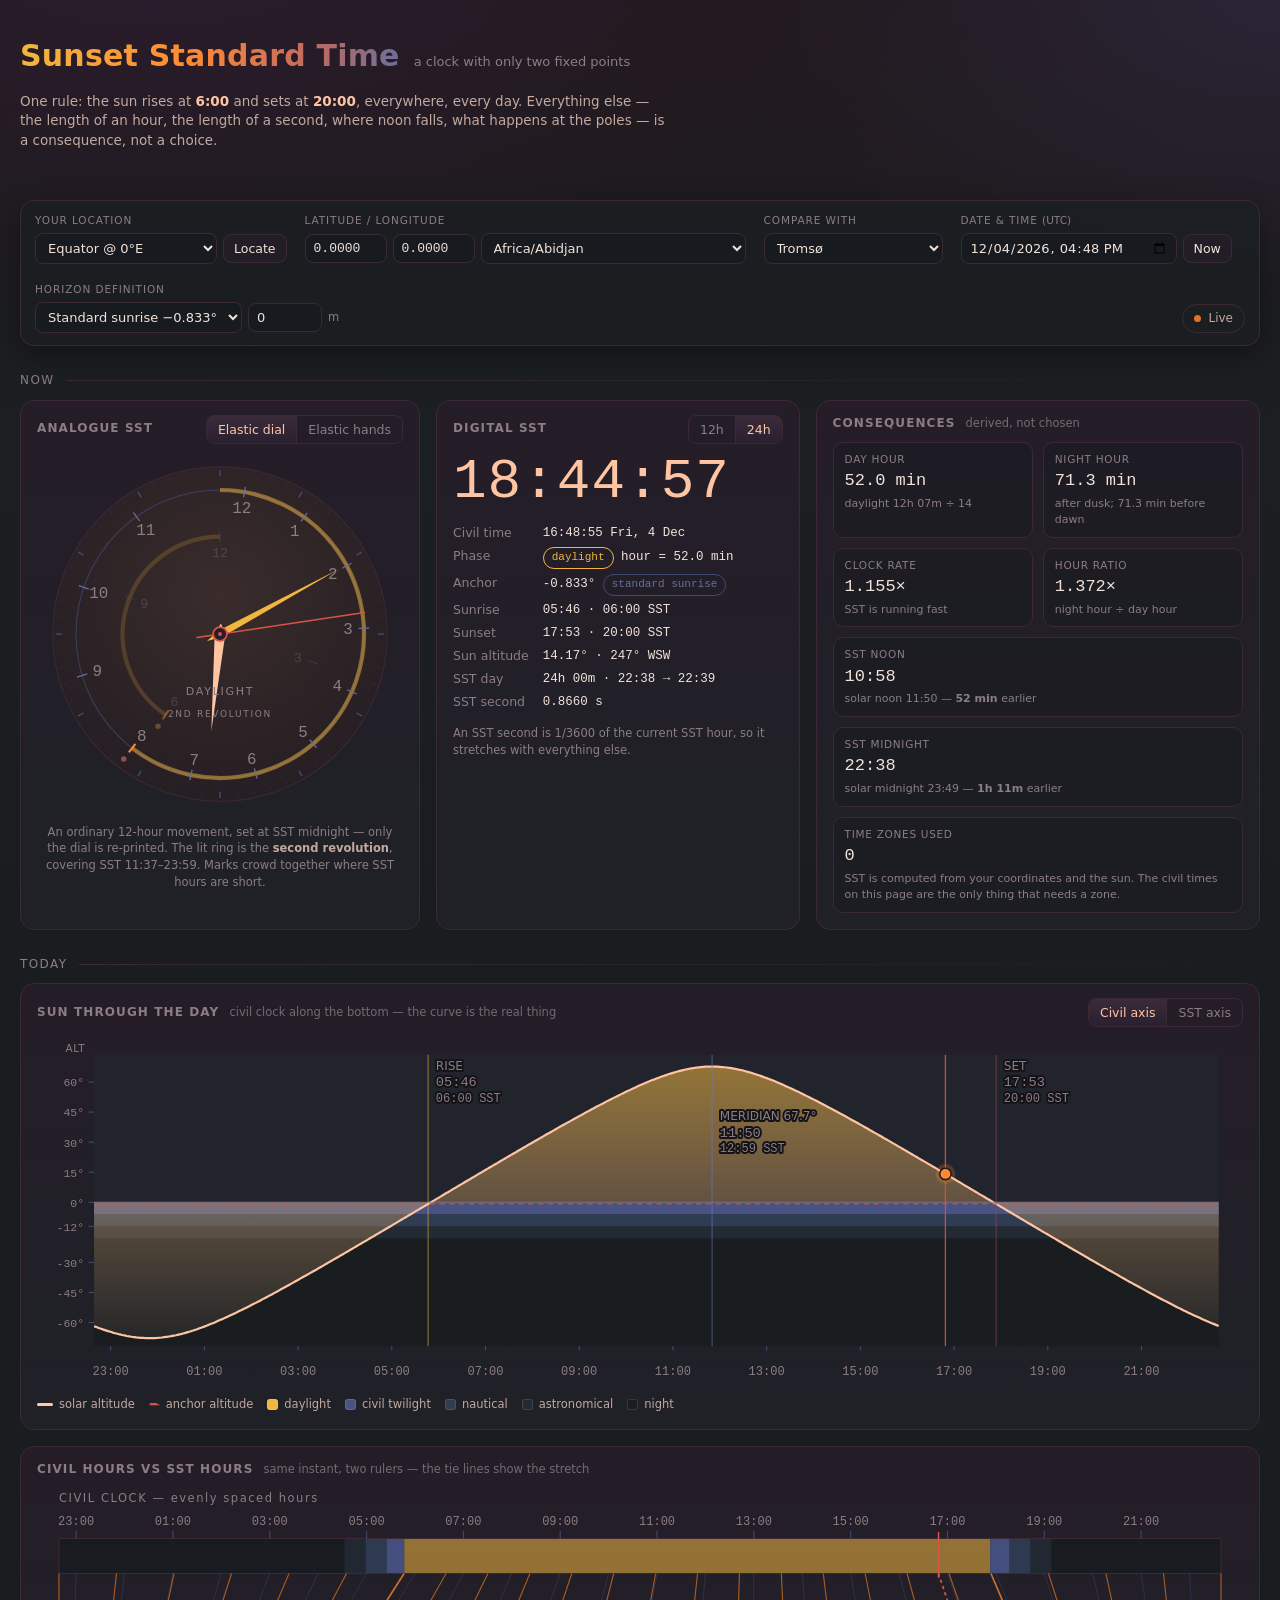
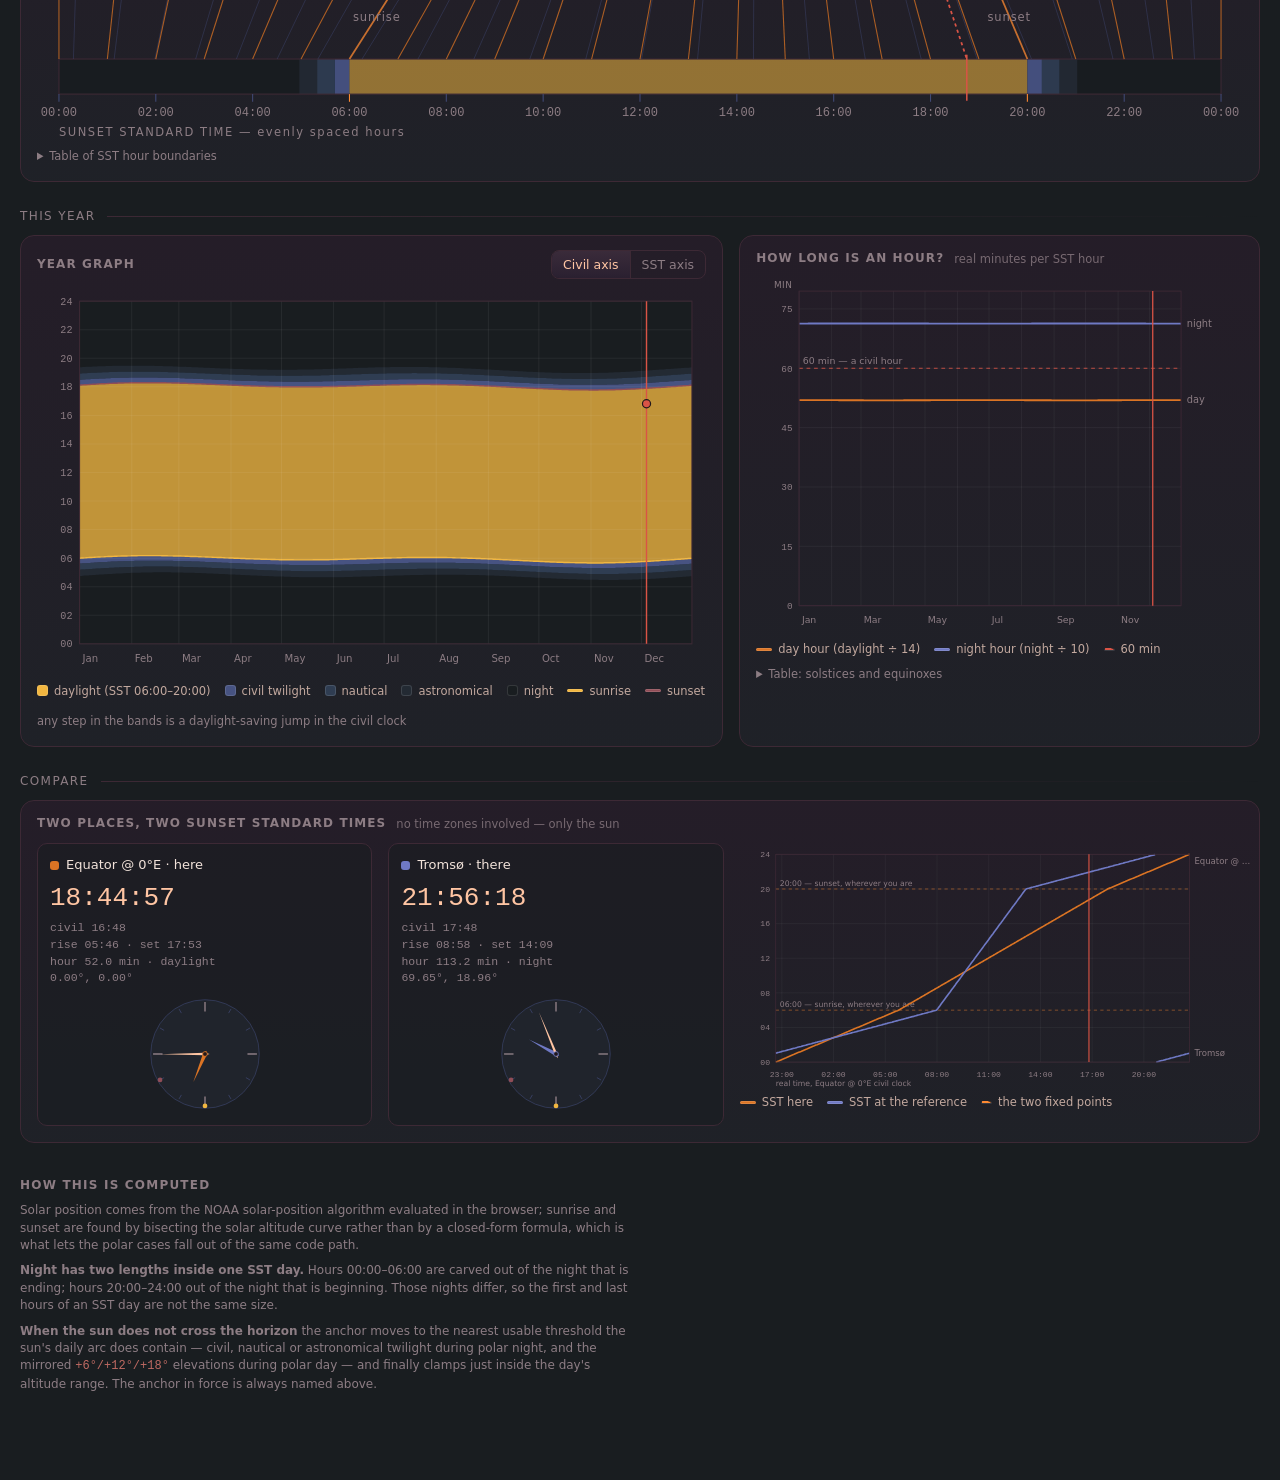
<file: sunset-standard-time/index.html>
<!DOCTYPE html>
<html lang="en">
<head>
<meta charset="utf-8">
<meta name="viewport" content="width=device-width, initial-scale=1">
<title>Sunset Standard Time</title>
<link rel="icon" href="data:image/svg+xml,%3Csvg xmlns='http://www.w3.org/2000/svg' viewBox='0 0 32 32'%3E%3Ccircle cx='16' cy='16' r='15' fill='%23291d2b'/%3E%3Ccircle cx='16' cy='16' r='7' fill='%23ff8a32'/%3E%3C/svg%3E">
<style>
:root{
  /* twilight palette */
  --deep-plum:#4e1d4c; --wine:#771d50; --mauve:#904d57; --clay:#be6a62;
  --crimson:#ac2f45; --ember:#e64639; --orange:#ff8a32; --gold:#f1b640;
  --peach:#ffc5a3; --peri:#686f9a; --indigo:#404974; --slate:#283440;
  --char:#3d2935; --plum:#291d2b; --void:#1b1f22; --soot:#21181b;

  /* surfaces */
  --bg:#1b1f22; --bg-grad-a:#21181b; --bg-grad-b:#1b1f22;
  --card:#21232a; --card-2:#291d2b; --rule:#3d2935; --rule-2:#404974;

  /* ink */
  --ink:#f2e3da; --ink-2:#c3a99f; --ink-3:#8d7d84;

  /* validated categorical series (dataviz validator, dark surface) */
  --s1:#db7424;  /* here / day-hour   (from #ff8a32) */
  --s2:#6f79c4;  /* there / night-hour (from #686f9a) */
  --s3:#d95446;  /* civil reference    (from #e64639) */

  /* sequential twilight ramp, dark -> light */
  --t-night:#191d20; --t-astro:#232a33; --t-naut:#2f3d52; --t-civil:#475382; --t-glow:#7b83b4;
  --t-day-a:#f1b640; --t-day-b:#ffc5a3;

  --mono:ui-monospace,SFMono-Regular,"SF Mono",Menlo,Consolas,monospace;
  --sans:system-ui,-apple-system,"Segoe UI",Roboto,Helvetica,Arial,sans-serif;
  --r:14px;
}
*{box-sizing:border-box}
html,body{margin:0;padding:0}
body{
  background:#191d20;
  color:var(--ink); font-family:var(--sans); font-size:14px; line-height:1.45;
  -webkit-font-smoothing:antialiased;
}
body::before{
  content:""; position:fixed; inset:0; z-index:-1; pointer-events:none;
  background:
    radial-gradient(1200px 620px at 12% -10%, #2b1d30 0%, rgba(43,29,48,0) 62%),
    radial-gradient(1000px 520px at 100% 0%, #2a2436 0%, rgba(42,36,54,0) 58%),
    linear-gradient(180deg,#21181b 0%, #1b1f22 48%, #191d20 100%);
}
h1,h2,h3{margin:0; font-weight:600; letter-spacing:.2px}
a{color:var(--gold)}
.wrap{max-width:1280px; margin:0 auto; padding:0 20px 80px}

/* ── masthead ─────────────────────────────────────────── */
header.mast{padding:34px 0 18px}
.mast .title{display:flex; align-items:baseline; gap:14px; flex-wrap:wrap}
.mast h1{font-size:30px; background:linear-gradient(92deg,var(--gold),var(--orange) 44%,var(--clay) 78%,var(--peri));
  -webkit-background-clip:text; background-clip:text; color:transparent}
.mast .sub{color:var(--ink-3); font-size:13px}
.rule-line{margin-top:14px; color:var(--ink-2); font-size:13.5px; max-width:76ch}
.rule-line b{color:var(--peach); font-weight:600}

/* ── controls ─────────────────────────────────────────── */
.controls{
  position:sticky; top:0; z-index:40; margin:18px 0 22px;
  background:rgba(27,31,34,.86); backdrop-filter:blur(14px);
  border:1px solid var(--rule); border-radius:var(--r); padding:12px 14px;
  display:flex; gap:18px; flex-wrap:wrap; align-items:flex-end;
  box-shadow:0 10px 30px rgba(0,0,0,.35);
}
.ctl{display:flex; flex-direction:column; gap:5px; min-width:0}
.ctl > label{font-size:10.5px; letter-spacing:.9px; text-transform:uppercase; color:var(--ink-3)}
.ctl .row{display:flex; gap:6px; align-items:center}
select,input[type=text],input[type=number],input[type=datetime-local]{
  background:#171a1e; color:var(--ink); border:1px solid var(--rule);
  border-radius:8px; padding:6px 8px; font-family:var(--sans); font-size:13px; min-width:0;
}
select:focus,input:focus{outline:2px solid var(--peri); outline-offset:1px}
input[type=number]{width:74px} input[type=text].coord{width:82px; font-family:var(--mono)}
button{
  background:#221d26; color:var(--ink); border:1px solid var(--rule); border-radius:8px;
  padding:6px 10px; font-size:12.5px; cursor:pointer; font-family:var(--sans);
}
button:hover{background:#2c2431; border-color:var(--rule-2)}
button:focus-visible{outline:2px solid var(--peri); outline-offset:1px}
.seg{display:inline-flex; border:1px solid var(--rule); border-radius:8px; overflow:hidden}
.seg button{border:0; border-radius:0; background:transparent; padding:6px 11px; color:var(--ink-3)}
.seg button + button{border-left:1px solid var(--rule)}
.seg button[aria-pressed=true]{background:linear-gradient(180deg,#3a2b3a,#2a2030); color:var(--peach)}
.spacer{flex:1 1 auto}
.livebadge{display:inline-flex; align-items:center; gap:7px; font-size:12px; color:var(--ink-2);
  border:1px solid var(--rule); border-radius:999px; padding:5px 11px; white-space:nowrap}
.dot{width:7px;height:7px;border-radius:50%;background:var(--s1); box-shadow:0 0 0 0 rgba(219,116,36,.6); animation:pulse 2.4s infinite}
.livebadge.scrub{border-color:var(--gold); color:var(--gold)}
.livebadge.scrub .dot{background:var(--gold); animation:none}
@keyframes pulse{0%{box-shadow:0 0 0 0 rgba(219,116,36,.55)}70%{box-shadow:0 0 0 9px rgba(219,116,36,0)}100%{box-shadow:0 0 0 0 rgba(219,116,36,0)}}

/* ── layout ───────────────────────────────────────────── */
.grid{display:grid; gap:16px}
.row-now{grid-template-columns:minmax(340px,400px) minmax(270px,.9fr) minmax(320px,1.1fr)}
.row-year{grid-template-columns:1.35fr 1fr}
.row-cmp{grid-template-columns:1fr}
@media (max-width:1080px){ .row-now,.row-year{grid-template-columns:1fr} }

.card{
  background:linear-gradient(180deg, rgba(41,29,43,.72), rgba(33,35,42,.72));
  border:1px solid var(--rule); border-radius:var(--r); padding:14px 16px 16px;
  position:relative; overflow:hidden;
}
.card > h2{font-size:12px; letter-spacing:1.1px; text-transform:uppercase; color:var(--ink-3);
  display:flex; align-items:center; gap:10px; flex-wrap:wrap; margin-bottom:10px}
.card > h2 .hint{text-transform:none; letter-spacing:0; font-weight:400; color:var(--ink-3); opacity:.8; font-size:11.5px}
.card .tools{margin-left:auto; display:flex; gap:6px; align-items:center}
.sec-title{margin:26px 0 10px; font-size:12px; letter-spacing:1.4px; text-transform:uppercase; color:var(--ink-3);
  display:flex; align-items:center; gap:12px}
.sec-title:after{content:""; flex:1; height:1px; background:linear-gradient(90deg,var(--rule),transparent)}

/* ── clock card ───────────────────────────────────────── */
.clockwrap{display:flex; flex-direction:column; align-items:center; gap:10px}
#clock{max-width:360px; margin:0 auto}
figure.scroll{overflow-x:auto}
figure.scroll > svg{min-width:720px}
.clock-note{font-size:11.5px; color:var(--ink-3); text-align:center; min-height:2.6em; padding:0 4px}
.clock-note b{color:var(--ink-2); font-weight:600}

/* ── digital ──────────────────────────────────────────── */
.digital{font-family:var(--mono); font-size:clamp(34px,5.4vw,56px); line-height:1;
  letter-spacing:1px; color:var(--peach); display:flex; align-items:baseline; gap:10px; flex-wrap:wrap}
.digital .ampm{font-size:.36em; color:var(--gold); letter-spacing:2px}
.digital .sec{color:var(--clay)}
.readouts{margin-top:14px; display:grid; grid-template-columns:auto 1fr; gap:5px 14px; font-size:12.5px}
.readouts dt{color:var(--ink-3)}
.readouts dd{margin:0; font-family:var(--mono); color:var(--ink)}
.badge{display:inline-block; font-size:11px; padding:2px 8px; border-radius:999px;
  border:1px solid var(--rule-2); color:var(--peri)}
.badge.warn{border-color:var(--ember); color:var(--ember)}
.badge.day{border-color:var(--gold); color:var(--gold)}
.badge.night{border-color:var(--peri); color:var(--peri)}

/* ── stats ────────────────────────────────────────────── */
.stats{display:grid; grid-template-columns:1fr 1fr; gap:10px}
.stat{background:rgba(25,29,32,.55); border:1px solid var(--rule); border-radius:10px; padding:9px 11px}
.stat .k{font-size:10.5px; letter-spacing:.7px; text-transform:uppercase; color:var(--ink-3)}
.stat .v{font-family:var(--mono); font-size:17px; color:var(--ink); margin-top:2px}
.stat .v small{font-size:11px; color:var(--ink-3); font-family:var(--sans)}
.stat .d{font-size:11px; color:var(--ink-3); margin-top:2px}
.stat.wide{grid-column:1/-1}
.stat.alert{border-color:var(--ember); background:rgba(172,47,69,.16)}
.stat.alert .v{color:var(--ember)}

/* ── charts ───────────────────────────────────────────── */
figure{margin:0}
svg{display:block; width:100%; height:auto; overflow:visible; touch-action:none}
svg text{font-family:var(--sans); fill:var(--ink-3)}
svg text.num{font-family:var(--mono)}
.legend{display:flex; gap:14px; flex-wrap:wrap; font-size:11.5px; color:var(--ink-2); margin-top:8px}
.legend .it{display:inline-flex; align-items:center; gap:6px}
.legend .sw{width:11px; height:11px; border-radius:3px; border:1px solid rgba(255,255,255,.12)}
.legend .sw.line{height:3px; border-radius:2px; width:16px}
.tip{
  position:fixed; z-index:60; pointer-events:none; opacity:0; transition:opacity .1s;
  background:rgba(23,20,26,.97); border:1px solid var(--rule-2); border-radius:9px;
  padding:8px 10px; font-size:12px; color:var(--ink); box-shadow:0 12px 28px rgba(0,0,0,.5); max-width:280px;
}
.tip.on{opacity:1}
.tip .t{font-family:var(--mono); color:var(--peach); margin-bottom:4px}
.tip .r{display:flex; justify-content:space-between; gap:14px; color:var(--ink-2)}
.tip .r b{font-family:var(--mono); font-weight:500; color:var(--ink)}

table.data{border-collapse:collapse; width:100%; font-size:12px; margin-top:10px}
table.data th,table.data td{border-bottom:1px solid var(--rule); padding:4px 7px; text-align:right}
table.data th:first-child,table.data td:first-child{text-align:left}
table.data th{color:var(--ink-3); font-weight:500; letter-spacing:.4px}
table.data td{font-family:var(--mono); color:var(--ink-2)}
details.tbl summary{cursor:pointer; color:var(--ink-3); font-size:11.5px; margin-top:8px}
details.tbl summary:hover{color:var(--ink-2)}

/* ── compare ──────────────────────────────────────────── */
.cmp{display:grid; grid-template-columns:repeat(2,minmax(200px,1fr)) minmax(300px,1.5fr); gap:16px; align-items:start}
@media (max-width:1080px){ .cmp{grid-template-columns:1fr 1fr} .cmp .cmp-chart{grid-column:1/-1} }
.cmp-loc{background:rgba(25,29,32,.5); border:1px solid var(--rule); border-radius:10px; padding:12px}
.cmp-loc .name{font-size:13px; color:var(--ink); display:flex; align-items:center; gap:7px}
.cmp-loc .name .chip{width:9px;height:9px;border-radius:3px}
.cmp-loc .big{font-family:var(--mono); font-size:26px; color:var(--peach); margin:6px 0 2px}
.cmp-loc .sm{font-size:11.5px; color:var(--ink-3); font-family:var(--mono)}
.cmp-loc .mini{margin:8px auto 0; width:118px}

.foot{margin-top:34px; color:var(--ink-3); font-size:12px; max-width:80ch}
.foot h3{font-size:12px; letter-spacing:1.2px; text-transform:uppercase; color:var(--ink-3); margin-bottom:8px}
.foot p{margin:0 0 8px}
.foot code{font-family:var(--mono); color:var(--clay)}
.sr{position:absolute;width:1px;height:1px;padding:0;margin:-1px;overflow:hidden;clip:rect(0 0 0 0);white-space:nowrap;border:0}
</style>
</head>
<body>
<div class="wrap">

<header class="mast">
  <div class="title">
    <h1>Sunset Standard Time</h1>
    <span class="sub">a clock with only two fixed points</span>
  </div>
  <p class="rule-line">
    One rule: the sun rises at <b>6:00</b> and sets at <b>20:00</b>, everywhere, every day.
    Everything else &mdash; the length of an hour, the length of a second, where noon falls,
    what happens at the poles &mdash; is a consequence, not a choice.
  </p>
</header>

<div class="controls" role="region" aria-label="Settings">
  <div class="ctl">
    <label for="loc">Your location</label>
    <div class="row">
      <select id="loc"></select>
      <button id="geo" title="Ask the browser for your coordinates">Locate</button>
    </div>
  </div>
  <div class="ctl" id="customWrap" hidden>
    <label for="clat">Latitude / longitude</label>
    <div class="row">
      <input type="text" class="coord" id="clat" inputmode="decimal" aria-label="Latitude">
      <input type="text" class="coord" id="clon" inputmode="decimal" aria-label="Longitude">
      <select id="ctz" aria-label="Time zone"></select>
    </div>
  </div>
  <div class="ctl">
    <label for="ref">Compare with</label>
    <select id="ref"></select>
  </div>
  <div class="ctl">
    <label for="when">Date &amp; time <span id="whenTz" style="text-transform:none;letter-spacing:0"></span></label>
    <div class="row">
      <input type="datetime-local" id="when" step="60">
      <button id="nowBtn">Now</button>
    </div>
  </div>
  <div class="ctl">
    <label for="anchor">Horizon definition</label>
    <div class="row">
      <select id="anchor">
        <option value="-0.833" selected>Standard sunrise &minus;0.833&deg;</option>
        <option value="0">Centre of disk 0&deg;</option>
        <option value="-6">Civil twilight &minus;6&deg;</option>
      </select>
      <input type="number" id="elev" min="0" max="9000" step="10" value="0" title="Observer elevation in metres">
      <span style="color:var(--ink-3);font-size:11.5px">m</span>
    </div>
  </div>
  <div class="spacer"></div>
  <div class="livebadge" id="live"><span class="dot"></span><span id="liveTxt">Live</span></div>
</div>

<div class="sec-title">Now</div>
<div class="grid row-now">
  <section class="card" aria-label="Analogue Sunset Standard Time clock">
    <h2>Analogue SST
      <span class="tools">
        <span class="seg" role="group" aria-label="Clock mode">
          <button id="mA" aria-pressed="true">Elastic dial</button>
          <button id="mB" aria-pressed="false">Elastic hands</button>
        </span>
      </span>
    </h2>
    <div class="clockwrap">
      <svg id="clock" viewBox="-170 -170 340 340" role="img" aria-labelledby="clockDesc"></svg>
      <desc id="clockDesc" class="sr">Analogue clock showing Sunset Standard Time</desc>
      <div class="clock-note" id="clockNote"></div>
    </div>
  </section>

  <section class="card" aria-label="Digital Sunset Standard Time">
    <h2>Digital SST
      <span class="tools">
        <span class="seg" role="group" aria-label="Hour format">
          <button id="f12" aria-pressed="false">12h</button>
          <button id="f24" aria-pressed="true">24h</button>
        </span>
      </span>
    </h2>
    <div class="digital"><span id="dTime">--:--</span><span class="ampm" id="dAmPm"></span></div>
    <dl class="readouts">
      <dt>Civil time</dt><dd id="rCivil">&mdash;</dd>
      <dt>Phase</dt><dd id="rPhase">&mdash;</dd>
      <dt>Anchor</dt><dd id="rAnchor">&mdash;</dd>
      <dt>Sunrise</dt><dd id="rRise">&mdash;</dd>
      <dt>Sunset</dt><dd id="rSet">&mdash;</dd>
      <dt>Sun altitude</dt><dd id="rAlt">&mdash;</dd>
      <dt>SST day</dt><dd id="rSpan">&mdash;</dd>
      <dt>SST second</dt><dd id="rSec">&mdash;</dd>
    </dl>
    <p style="margin:14px 0 0;font-size:11.5px;color:var(--ink-3)" id="dNote"></p>
  </section>

  <section class="card" aria-label="Consequences">
    <h2>Consequences <span class="hint">derived, not chosen</span></h2>
    <div class="stats" id="stats"></div>
  </section>
</div>

<div class="sec-title">Today</div>
<div class="grid">
  <section class="card" aria-label="Sun altitude through the day">
    <h2>Sun through the day
      <span class="hint" id="dayCurveHint"></span>
      <span class="tools">
        <span class="seg" role="group" aria-label="Horizontal axis">
          <button id="axCivil" aria-pressed="true">Civil axis</button>
          <button id="axSst" aria-pressed="false">SST axis</button>
        </span>
      </span>
    </h2>
    <figure class="scroll"><svg id="dayCurve" viewBox="0 0 1100 320" role="img"
      aria-label="Solar altitude across the day with sunrise, meridian and sunset marked"></svg></figure>
    <div class="legend" id="dayLegend"></div>
  </section>

  <section class="card" aria-label="Civil hours against SST hours">
    <h2>Civil hours vs SST hours <span class="hint">same instant, two rulers &mdash; the tie lines show the stretch</span></h2>
    <figure class="scroll"><svg id="ruler" viewBox="0 0 1100 230" role="img"
      aria-label="Dual ruler comparing civil clock hours with SST hours"></svg></figure>
    <details class="tbl"><summary>Table of SST hour boundaries</summary><div id="rulerTable"></div></details>
  </section>
</div>

<div class="sec-title">This year</div>
<div class="grid row-year">
  <section class="card" aria-label="Sun graph for the year">
    <h2>Year graph
      <span class="tools">
        <span class="seg" role="group" aria-label="Vertical axis">
          <button id="yrCivil" aria-pressed="true">Civil axis</button>
          <button id="yrSst" aria-pressed="false">SST axis</button>
        </span>
      </span>
    </h2>
    <figure><svg id="yearBands" viewBox="0 0 660 380" role="img"
      aria-label="Daylight and twilight bands for every day of the year"></svg></figure>
    <div class="legend" id="yearLegend"></div>
  </section>

  <section class="card" aria-label="Length of an SST hour through the year">
    <h2>How long is an hour? <span class="hint">real minutes per SST hour</span></h2>
    <figure><svg id="hourLen" viewBox="0 0 520 380" role="img"
      aria-label="Length in real minutes of day hours and night hours across the year"></svg></figure>
    <div class="legend" id="hourLegend"></div>
    <details class="tbl"><summary>Table: solstices and equinoxes</summary><div id="hourTable"></div></details>
  </section>
</div>

<div class="sec-title">Compare</div>
<div class="grid row-cmp">
  <section class="card" aria-label="Comparison with a reference location">
    <h2>Two places, two Sunset Standard Times <span class="hint">no time zones involved &mdash; only the sun</span></h2>
    <div class="cmp">
      <div class="cmp-loc" id="cmpHere"></div>
      <div class="cmp-loc" id="cmpThere"></div>
      <figure class="cmp-chart">
        <svg id="offsetChart" viewBox="0 0 620 300" role="img"
          aria-label="SST clock reading at both locations across one real day"></svg>
        <div class="legend" id="cmpLegend"></div>
      </figure>
    </div>
  </section>
</div>

<div class="foot">
  <h3>How this is computed</h3>
  <p>Solar position comes from the NOAA solar-position algorithm evaluated in the browser; sunrise and
  sunset are found by bisecting the solar altitude curve rather than by a closed-form formula, which is
  what lets the polar cases fall out of the same code path.</p>
  <p><b>Night has two lengths inside one SST day.</b> Hours 00:00&ndash;06:00 are carved out of the night
  that is ending; hours 20:00&ndash;24:00 out of the night that is beginning. Those nights differ, so the
  first and last hours of an SST day are not the same size.</p>
  <p><b>When the sun does not cross the horizon</b> the anchor moves to the nearest usable threshold the
  sun's daily arc does contain &mdash; civil, nautical or astronomical twilight during polar night, and the
  mirrored <code>+6&deg;/+12&deg;/+18&deg;</code> elevations during polar day &mdash; and finally clamps
  just inside the day's altitude range. The anchor in force is always named above.</p>
</div>

</div>
<div class="tip" id="tip" role="status" aria-live="off"></div>

<script>
"use strict";
/* ══════════════════════════════════════════════════════════════════════════
   0. small helpers
   ══════════════════════════════════════════════════════════════════════════ */
const SVGNS = "http://www.w3.org/2000/svg";
const $ = (id) => document.getElementById(id);
const DAYMS = 86400000, HOURMS = 3600000, MINMS = 60000;
const RAD = Math.PI / 180, DEG = 180 / Math.PI;
const clamp = (v, a, b) => v < a ? a : v > b ? b : v;
const lerp = (a, b, t) => a + (b - a) * t;

function el(tag, attrs, kids) {
  const n = document.createElementNS(SVGNS, tag);
  if (attrs) for (const k in attrs) { const v = attrs[k]; if (v !== null && v !== undefined) n.setAttribute(k, v); }
  if (kids) for (const c of [].concat(kids)) if (c) n.appendChild(typeof c === "string" ? document.createTextNode(c) : c);
  return n;
}
function clear(node) { while (node.firstChild) node.removeChild(node.firstChild); }
const pad2 = (n) => (n < 10 ? "0" : "") + n;

/* durations */
function fmtDur(ms, opts) {
  const abs = Math.abs(ms), sign = ms < 0 ? "−" : "";
  if (abs < 60000 && (opts && opts.fine)) return sign + (abs / 1000).toFixed(1) + "s";
  const totalMin = abs / 60000;
  let h = Math.floor(totalMin / 60), m = totalMin - h * 60;
  if (h === 0) return sign + m.toFixed(m < 10 ? 1 : 0) + " min";
  m = Math.round(m);
  if (m === 60) { h += 1; m = 0; }
  return sign + h + "h " + pad2(m) + "m";
}
function fmtMinutes(ms) { return (ms / 60000).toFixed(1) + " min"; }

/* ── time-zone plumbing (civil time only; SST never needs a zone) ── */
const tzCache = new Map();
function tzParts(ms, tz) {
  let f = tzCache.get(tz);
  if (!f) {
    f = new Intl.DateTimeFormat("en-US", { timeZone: tz, hour12: false, year: "numeric", month: "2-digit",
      day: "2-digit", hour: "2-digit", minute: "2-digit", second: "2-digit" });
    tzCache.set(tz, f);
  }
  const p = {};
  for (const { type, value } of f.formatToParts(ms)) p[type] = value;
  return { y: +p.year, mo: +p.month, d: +p.day, h: +(p.hour === "24" ? "0" : p.hour), mi: +p.minute, s: +p.second };
}
function tzOffsetMs(ms, tz) {
  const p = tzParts(ms, tz);
  return Date.UTC(p.y, p.mo - 1, p.d, p.h, p.mi, p.s) - Math.floor(ms / 1000) * 1000;
}
/** wall-clock fields in `tz` -> absolute instant */
function wallToInstant(y, mo, d, h, mi, tz) {
  const naive = Date.UTC(y, mo - 1, d, h, mi, 0);
  let t = naive - tzOffsetMs(naive, tz);
  t = naive - tzOffsetMs(t, tz);
  return naive - tzOffsetMs(t, tz);
}
function fmtCivil(ms, tz, opt) {
  const o = Object.assign({ timeZone: tz, hour: "numeric", minute: "2-digit" }, opt || {});
  return new Intl.DateTimeFormat("en-GB", o).format(ms);
}
const fmtClock = (ms, tz) => fmtCivil(ms, tz, { hour: "2-digit", minute: "2-digit", hour12: false });
const fmtDate = (ms, tz) => fmtCivil(ms, tz, { hour: undefined, minute: undefined, weekday: "short", day: "numeric", month: "short" });

/* ══════════════════════════════════════════════════════════════════════════
   1. solar position  (NOAA)
   ══════════════════════════════════════════════════════════════════════════ */
const solar = (() => {
  const J1970 = 2440588;
  const century = (ms) => (ms / DAYMS - 0.5 + J1970 - 2451545) / 36525;

  /** geometric solar altitude in degrees (no refraction; the -0.833 anchor already carries it) */
  function altitude(ms, lat, lon) {
    const T = century(ms);
    const L0 = (280.46646 + T * (36000.76983 + T * 0.0003032)) % 360;
    const M = 357.52911 + T * (35999.05029 - 0.0001537 * T);
    const C = Math.sin(M * RAD) * (1.914602 - T * (0.004817 + 0.000014 * T))
            + Math.sin(2 * M * RAD) * (0.019993 - 0.000101 * T)
            + Math.sin(3 * M * RAD) * 0.000289;
    const omega = 125.04 - 1934.136 * T;
    const appLong = L0 + C - 0.00569 - 0.00478 * Math.sin(omega * RAD);
    const e0 = 23 + (26 + (21.448 - T * (46.815 + T * (0.00059 - T * 0.001813))) / 60) / 60;
    const eps = e0 + 0.00256 * Math.cos(omega * RAD);
    const dec = Math.asin(Math.sin(eps * RAD) * Math.sin(appLong * RAD));

    const e = 0.016708634 - T * (0.000042037 + 0.0000001267 * T);
    const y = Math.tan(eps * RAD / 2) ** 2;
    const eqTime = 4 * DEG * (y * Math.sin(2 * L0 * RAD) - 2 * e * Math.sin(M * RAD)
      + 4 * e * y * Math.sin(M * RAD) * Math.cos(2 * L0 * RAD)
      - 0.5 * y * y * Math.sin(4 * L0 * RAD) - 1.25 * e * e * Math.sin(2 * M * RAD));

    const minutesUTC = ((ms / MINMS) % 1440 + 1440) % 1440;
    const tst = ((minutesUTC + eqTime + 4 * lon) % 1440 + 1440) % 1440;
    const ha = (tst / 4 - 180) * RAD;
    const cz = Math.sin(lat * RAD) * Math.sin(dec) + Math.cos(lat * RAD) * Math.cos(dec) * Math.cos(ha);
    return 90 - Math.acos(clamp(cz, -1, 1)) * DEG;
  }

  /** azimuth in degrees from north, clockwise */
  function azimuth(ms, lat, lon) {
    const d = 1000, a0 = altitude(ms, lat, lon);
    const T = century(ms);
    const L0 = (280.46646 + T * (36000.76983 + T * 0.0003032)) % 360;
    const M = 357.52911 + T * (35999.05029 - 0.0001537 * T);
    const C = Math.sin(M * RAD) * (1.914602 - T * (0.004817 + 0.000014 * T))
            + Math.sin(2 * M * RAD) * (0.019993 - 0.000101 * T) + Math.sin(3 * M * RAD) * 0.000289;
    const omega = 125.04 - 1934.136 * T;
    const appLong = L0 + C - 0.00569 - 0.00478 * Math.sin(omega * RAD);
    const e0 = 23 + (26 + (21.448 - T * (46.815 + T * (0.00059 - T * 0.001813))) / 60) / 60;
    const eps = (e0 + 0.00256 * Math.cos(omega * RAD)) * RAD;
    const dec = Math.asin(Math.sin(eps) * Math.sin(appLong * RAD));
    const e = 0.016708634 - T * (0.000042037 + 0.0000001267 * T);
    const y = Math.tan(eps / 2) ** 2;
    const eqTime = 4 * DEG * (y * Math.sin(2 * L0 * RAD) - 2 * e * Math.sin(M * RAD)
      + 4 * e * y * Math.sin(M * RAD) * Math.cos(2 * L0 * RAD)
      - 0.5 * y * y * Math.sin(4 * L0 * RAD) - 1.25 * e * e * Math.sin(2 * M * RAD));
    const minutesUTC = ((ms / MINMS) % 1440 + 1440) % 1440;
    const ha = (((minutesUTC + eqTime + 4 * lon) % 1440 + 1440) % 1440 / 4 - 180) * RAD;
    const zen = (90 - a0) * RAD;
    let az = Math.acos(clamp((Math.sin(lat * RAD) * Math.cos(zen) - Math.sin(dec)) /
      (Math.cos(lat * RAD) * Math.sin(zen) || 1e-9), -1, 1)) * DEG;
    return ha > 0 ? (az + 180) % 360 : (540 - az) % 360;
  }
  const compass = (az) => ["N","NNE","NE","ENE","E","ESE","SE","SSE","S","SSW","SW","WSW","W","WNW","NW","NNW"][Math.round(az / 22.5) % 16];
  return { altitude, azimuth, compass };
})();

/* ══════════════════════════════════════════════════════════════════════════
   2. horizon events: crossings, extremes, and the anchor ladder
   ══════════════════════════════════════════════════════════════════════════ */
const events = (() => {
  /* a "solar day" runs from local mean midnight to local mean midnight, so the
     sun's daily minimum sits at the window's centre-of-symmetry, never inside it
     twice. That is what keeps rise-before-set true even under polar clamping. */
  const lonOffset = (lon) => lon / 15 * HOURMS;
  const dayStartFor = (ms, lon) => Math.floor((ms + lonOffset(lon)) / DAYMS) * DAYMS - lonOffset(lon);

  const LADDER = [
    { deg: 18,     name: "+18° elevated" },
    { deg: 12,     name: "+12° elevated" },
    { deg: 6,      name: "+6° elevated" },
    { deg: 0,      name: "centre of disk" },
    { deg: -0.833, name: "standard sunrise" },
    { deg: -6,     name: "civil twilight" },
    { deg: -12,    name: "nautical twilight" },
    { deg: -18,    name: "astronomical twilight" }
  ];
  const ladderName = (deg) => {
    const hit = LADDER.find((l) => Math.abs(l.deg - deg) < 1e-9);
    return hit ? hit.name : (deg >= 0 ? "+" : "−") + Math.abs(deg).toFixed(2) + "°";
  };

  function extremes(t0, t1, lat, lon) {
    const step = 6 * MINMS;
    let maxT = t0, maxV = -Infinity, minT = t0, minV = Infinity;
    for (let t = t0; t <= t1; t += step) {
      const v = solar.altitude(t, lat, lon);
      if (v > maxV) { maxV = v; maxT = t; }
      if (v < minV) { minV = v; minT = t; }
    }
    const refine = (c, sign) => {
      let lo = c - step, hi = c + step;
      for (let i = 0; i < 42; i++) {
        const a = lo + (hi - lo) / 3, b = hi - (hi - lo) / 3;
        if (sign * solar.altitude(a, lat, lon) < sign * solar.altitude(b, lat, lon)) lo = a; else hi = b;
      }
      return (lo + hi) / 2;
    };
    const maxMs = refine(maxT, 1), minMs = refine(minT, -1);
    return { maxMs, maxAlt: solar.altitude(maxMs, lat, lon), minMs, minAlt: solar.altitude(minMs, lat, lon) };
  }

  /** every crossing of `target` inside the window, as {ms, rising} */
  function crossings(t0, t1, lat, lon, target) {
    const out = [], step = 4 * MINMS;
    let pt = t0, pv = solar.altitude(pt, lat, lon) - target;
    for (let t = t0 + step; t <= t1 + 1; t += step) {
      const v = solar.altitude(t, lat, lon) - target;
      if ((pv < 0) !== (v < 0)) {
        let lo = pt, hi = t, flo = pv;
        for (let i = 0; i < 34; i++) {
          const mid = (lo + hi) / 2, fm = solar.altitude(mid, lat, lon) - target;
          if ((flo < 0) === (fm < 0)) { lo = mid; flo = fm; } else hi = mid;
        }
        out.push({ ms: (lo + hi) / 2, rising: v > pv });
      }
      pt = t; pv = v;
    }
    return out;
  }

  /** twilight boundaries at a fixed threshold; null when the sun never gets there */
  function thresholdPair(dayStart, lat, lon, deg) {
    const c = crossings(dayStart, dayStart + DAYMS, lat, lon, deg);
    const up = c.find((x) => x.rising), down = c.filter((x) => !x.rising).pop();
    if (!up || !down) return null;
    return { up: up.ms, down: down.ms };
  }

  /* the day's reachable altitude window, memoised on its own so the anchor
     chooser can peek at the neighbouring days without recursing */
  const rangeCache = new Map();
  function range(dayStart, loc) {
    const key = dayStart + "|" + loc.lat + "|" + loc.lon;
    let hit = rangeCache.get(key);
    if (hit) return hit;
    const ex = extremes(dayStart, dayStart + DAYMS, loc.lat, loc.lon);
    const eps = Math.max(0.01, (ex.maxAlt - ex.minAlt) * 0.005);
    hit = { ex, lo: ex.minAlt + eps, hi: ex.maxAlt - eps };
    if (rangeCache.size > 4000) rangeCache.clear();
    rangeCache.set(key, hit);
    return hit;
  }

  const cache = new Map();
  /**
   * Sunrise/sunset for the solar day containing `ms`, with the anchor ladder applied.
   * Returns { dayStart, rise, set, anchor, anchorName, fallback, degenerate, ... }
   */
  function day(ms, loc, cfg) {
    const dayStart = dayStartFor(ms, loc.lon);
    const key = dayStart + "|" + loc.lat + "|" + loc.lon + "|" + cfg.target;
    let hit = cache.get(key);
    if (hit) return hit;

    const own = range(dayStart, loc), ex = own.ex;
    const lo = own.lo, hi = own.hi;

    let anchor = cfg.target, fallback = null, clamped = false;
    if (cfg.target <= lo || cfg.target >= hi) {
      /* A night is bounded by one sunset and the next sunrise, so both ends want the
         same horizon. Prefer a rung the neighbouring days can also reach. */
      const before = range(dayStart - DAYMS, loc), after = range(dayStart + DAYMS, loc);
      const inOwn = LADDER.filter((l) => l.deg > lo && l.deg < hi);
      const shared = inOwn.filter((l) => l.deg > before.lo && l.deg < before.hi && l.deg > after.lo && l.deg < after.hi);
      const pool = shared.length ? shared : inOwn;
      if (pool.length) {
        pool.sort((a, b) => Math.abs(a.deg - cfg.target) - Math.abs(b.deg - cfg.target));
        anchor = pool[0].deg;
      } else {
        anchor = clamp(cfg.target, lo, hi);
        clamped = true;
      }
      fallback = cfg.target < ex.minAlt ? "polar day" : "polar night";
    }

    const c = crossings(dayStart, dayStart + DAYMS, loc.lat, loc.lon, anchor);
    const riseC = c.find((x) => x.rising), setC = c.filter((x) => !x.rising).pop();
    const rise = riseC ? riseC.ms : dayStart;
    const set = setC ? setC.ms : dayStart + DAYMS;

    const res = {
      dayStart, rise, set, anchor, anchorName: ladderName(anchor),
      fallback, clamped,
      daylight: set - rise,
      degenerate: (set - rise) < 45 * MINMS || (DAYMS - (set - rise)) < 45 * MINMS,
      noon: ex.maxMs, maxAlt: ex.maxAlt, antinoon: ex.minMs, minAlt: ex.minAlt
    };
    if (cache.size > 3000) cache.clear();
    cache.set(key, res);
    return res;
  }

  const dayBefore = (d, loc, cfg) => day(d.dayStart - 2 * HOURMS, loc, cfg);
  const dayAfter = (d, loc, cfg) => day(d.dayStart + DAYMS + 2 * HOURMS, loc, cfg);

  return { day, dayBefore, dayAfter, dayStartFor, crossings, extremes, thresholdPair, ladderName, LADDER,
           clearCache: () => cache.clear() };
})();

/* ══════════════════════════════════════════════════════════════════════════
   3. Sunset Standard Time itself
   ══════════════════════════════════════════════════════════════════════════ */
const sst = (() => {
  /** the anchor target for a location: standard altitude lowered by the horizon dip */
  function target(cfg) { return cfg.base - 0.0293 * Math.sqrt(Math.max(0, cfg.elev)); }

  /**
   * Forward map. Daylight is 14 SST hours from rise; night is 10 SST hours from set.
   * Returns hours-of-day in [0,24) plus the frame it was measured in.
   */
  function at(ms, loc, cfg) {
    let d = events.day(ms, loc, cfg);
    if (ms < d.rise) {
      // still in the night that began yesterday
      const prev = events.dayBefore(d, loc, cfg);
      return night(prev.set, d.rise, ms, prev, d, "pre-dawn");
    }
    if (ms >= d.set) {
      const next = events.dayAfter(d, loc, cfg);
      return night(d.set, next.rise, ms, d, next, "post-dusk");
    }
    const hourMs = d.daylight / 14;
    return {
      hours: 6 + 14 * (ms - d.rise) / d.daylight,
      segment: "day", hourMs, day: d, rise: d.rise, set: d.set,
      segStart: d.rise, segEnd: d.set
    };
  }
  function night(setMs, riseMs, ms, dSet, dRise, which) {
    const len = Math.max(1, riseMs - setMs), hourMs = len / 10;
    const h = 20 + 10 * (ms - setMs) / len;
    return {
      hours: h % 24, segment: "night", hourMs, which,
      day: which === "pre-dawn" ? dRise : dSet,
      rise: riseMs, set: setMs, segStart: setMs, segEnd: riseMs
    };
  }

  /**
   * The SST day (midnight to midnight) containing `ms`.
   * 00:00 sits 40% of the way from sunset to sunrise, so an SST day straddles two
   * nights and therefore two different night-hour lengths.
   */
  function frame(ms, loc, cfg) {
    let d = events.day(ms, loc, cfg), out = null;
    // walk to the day whose sunrise belongs to this SST day
    for (let guard = 0; guard < 5; guard++) {
      const prev = events.dayBefore(d, loc, cfg);
      const next = events.dayAfter(d, loc, cfg);
      const preNight = Math.max(1, d.rise - prev.set), postNight = Math.max(1, next.rise - d.set);
      const m0 = prev.set + 0.4 * preNight, m1 = d.set + 0.4 * postNight;
      const span = m1 - m0;
      out = {
        midnight: m0, nextMidnight: m1, rise: d.rise, set: d.set, day: d,
        prevDay: prev, nextDay: next,
        nightHourPre: preNight / 10, nightHourPost: postNight / 10,
        dayHour: d.daylight / 14,
        /* adjacent days that settle on different horizons cannot share a night */
        incoherent: span < 20 * HOURMS || span > 28 * HOURMS
          || Math.abs(prev.anchor - d.anchor) > 1e-9 || Math.abs(next.anchor - d.anchor) > 1e-9
      };
      if (ms < m0 && span > 0) { d = prev; continue; }
      if (ms >= m1 && span > 0) { d = next; continue; }
      return out;
    }
    return out;
  }

  /** Inverse map: SST hours-of-day -> instant, inside a given frame. */
  function toInstant(hours, fr) {
    if (hours < 6) return fr.midnight + (hours / 6) * (fr.rise - fr.midnight);
    if (hours < 20) return fr.rise + ((hours - 6) / 14) * (fr.set - fr.rise);
    return fr.set + ((hours - 20) / 4) * (fr.nextMidnight - fr.set);
  }

  /** hours-of-day -> {h,m,s} with SST minutes and seconds being 1/60 and 1/3600 of the hour */
  function hms(hours) {
    const h = Math.floor(hours), fm = (hours - h) * 60, m = Math.floor(fm), s = Math.floor((fm - m) * 60);
    return { h: h % 24, m, s };
  }
  function fmt(hours, use12, withSeconds) {
    const t = hms(hours);
    let hh = t.h, suffix = "";
    if (use12) { suffix = t.h < 12 ? "am" : "pm"; hh = t.h % 12 || 12; }
    const core = (use12 ? hh : pad2(hh)) + ":" + pad2(t.m) + (withSeconds ? ":" + pad2(t.s) : "");
    return { core, suffix };
  }
  return { at, frame, toInstant, hms, fmt, target };
})();

/* ══════════════════════════════════════════════════════════════════════════
   4. places
   ══════════════════════════════════════════════════════════════════════════ */
const CITIES = [
  ["Los Angeles",              34.0522, -118.2437, "America/Los_Angeles"],
  ["New York",                 40.7128,  -74.0060, "America/New_York"],
  ["Mexico City",              19.4326,  -99.1332, "America/Mexico_City"],
  ["Bogotá",               4.7110,  -74.0721, "America/Bogota"],
  ["Quito",                    -0.1807,  -78.4678, "America/Guayaquil"],
  ["Lima",                    -12.0464,  -77.0428, "America/Lima"],
  ["São Paulo",          -23.5505,  -46.6333, "America/Sao_Paulo"],
  ["Buenos Aires",            -34.6037,  -58.3816, "America/Argentina/Buenos_Aires"],
  ["Ushuaia",                 -54.8019,  -68.3030, "America/Argentina/Ushuaia"],
  ["Vancouver",                49.2827, -123.1207, "America/Vancouver"],
  ["Anchorage",                61.2181, -149.9003, "America/Anchorage"],
  ["Utqiaġvik (Barrow)",  71.2906, -156.7886, "America/Anchorage"],
  ["Reykjavík",           64.1466,  -21.9426, "Atlantic/Reykjavik"],
  ["Nuuk",                     64.1836,  -51.7214, "America/Nuuk"],
  ["Dublin",                   53.3498,   -6.2603, "Europe/Dublin"],
  ["London",                   51.5074,   -0.1278, "Europe/London"],
  ["Paris",                    48.8566,    2.3522, "Europe/Paris"],
  ["Madrid",                   40.4168,   -3.7038, "Europe/Madrid"],
  ["Berlin",                   52.5200,   13.4050, "Europe/Berlin"],
  ["Rome",                     41.9028,   12.4964, "Europe/Rome"],
  ["Athens",                   37.9838,   23.7275, "Europe/Athens"],
  ["Stockholm",                59.3293,   18.0686, "Europe/Stockholm"],
  ["Helsinki",                 60.1699,   24.9384, "Europe/Helsinki"],
  ["Tromsø",              69.6492,   18.9553, "Europe/Oslo"],
  ["Longyearbyen",             78.2232,   15.6469, "Arctic/Longyearbyen"],
  ["Moscow",                   55.7558,   37.6173, "Europe/Moscow"],
  ["Istanbul",                 41.0082,   28.9784, "Europe/Istanbul"],
  ["Cairo",                    30.0444,   31.2357, "Africa/Cairo"],
  ["Lagos",                     6.5244,    3.3792, "Africa/Lagos"],
  ["Nairobi",                  -1.2921,   36.8219, "Africa/Nairobi"],
  ["Cape Town",               -33.9249,   18.4241, "Africa/Johannesburg"],
  ["Dubai",                    25.2048,   55.2708, "Asia/Dubai"],
  ["Karachi",                  24.8607,   67.0011, "Asia/Karachi"],
  ["Delhi",                    28.6139,   77.2090, "Asia/Kolkata"],
  ["Colombo",                   6.9271,   79.8612, "Asia/Colombo"],
  ["Bangkok",                  13.7563,  100.5018, "Asia/Bangkok"],
  ["Singapore",                 1.3521,  103.8198, "Asia/Singapore"],
  ["Pontianak",                -0.0263,  109.3425, "Asia/Pontianak"],
  ["Jakarta",                  -6.2088,  106.8456, "Asia/Jakarta"],
  ["Hong Kong",                22.3193,  114.1694, "Asia/Hong_Kong"],
  ["Shanghai",                 31.2304,  121.4737, "Asia/Shanghai"],
  ["Beijing",                  39.9042,  116.4074, "Asia/Shanghai"],
  ["Seoul",                    37.5665,  126.9780, "Asia/Seoul"],
  ["Tokyo",                    35.6762,  139.6503, "Asia/Tokyo"],
  ["Yakutsk",                  62.0355,  129.6755, "Asia/Yakutsk"],
  ["Perth",                   -31.9523,  115.8613, "Australia/Perth"],
  ["Sydney",                  -33.8688,  151.2093, "Australia/Sydney"],
  ["Hobart",                  -42.8821,  147.3272, "Australia/Hobart"],
  ["Auckland",                -36.8485,  174.7633, "Pacific/Auckland"],
  ["Invercargill",            -46.4132,  168.3538, "Pacific/Auckland"],
  ["McMurdo Station",         -77.8419,  166.6863, "Pacific/Auckland"],
  ["Amundsen–Scott Pole",-89.9800,    0.0000, "Pacific/Auckland"],
  ["Equator @ 0°E",        0.0000,    0.0000, "UTC"],
  ["North Pole",               89.9800,    0.0000, "UTC"]
].map(([name, lat, lon, tz]) => ({ name, lat, lon, tz }));

/* ══════════════════════════════════════════════════════════════════════════
   5. state
   ══════════════════════════════════════════════════════════════════════════ */
const state = {
  here: CITIES[0],
  there: CITIES.find((c) => c.name === "Tromsø"),
  base: -0.833,
  elev: 0,
  live: true,
  frozen: Date.now(),      // instant when not live
  preview: null,           // hover scrub instant
  clockMode: "A",          // A = elastic dial, B = elastic hands
  hour12: false,
  dayAxis: "civil",
  yearAxis: "civil"
};
const cfgFor = () => ({ base: state.base, elev: state.elev, target: sst.target(state) });
const baseInstant = () => (state.live ? Date.now() : state.frozen);
const shownInstant = () => (state.preview !== null ? state.preview : baseInstant());

/* ══════════════════════════════════════════════════════════════════════════
   6. shared chart furniture
   ══════════════════════════════════════════════════════════════════════════ */
const tipEl = $("tip");
function showTip(evt, title, rows) {
  tipEl.innerHTML = "";
  const t = document.createElement("div"); t.className = "t"; t.textContent = title; tipEl.appendChild(t);
  for (const [k, v] of rows) {
    const r = document.createElement("div"); r.className = "r";
    const a = document.createElement("span"); a.textContent = k;
    const b = document.createElement("b"); b.textContent = v;
    r.appendChild(a); r.appendChild(b); tipEl.appendChild(r);
  }
  tipEl.classList.add("on");
  const pad = 14, w = tipEl.offsetWidth, h = tipEl.offsetHeight;
  let x = evt.clientX + pad, y = evt.clientY + pad;
  if (x + w > innerWidth - 8) x = evt.clientX - w - pad;
  if (y + h > innerHeight - 8) y = evt.clientY - h - pad;
  tipEl.style.left = x + "px"; tipEl.style.top = y + "px";
}
const hideTip = () => tipEl.classList.remove("on");

function legend(node, items) {
  node.innerHTML = "";
  for (const it of items) {
    const s = document.createElement("span"); s.className = "it";
    const sw = document.createElement("span");
    sw.className = "sw" + (it.line ? " line" : "");
    sw.style.background = it.color;
    if (it.dash) { sw.style.background = "none"; sw.style.borderTop = "2px dashed " + it.color; sw.style.height = "0"; }
    s.appendChild(sw); s.appendChild(document.createTextNode(it.label));
    node.appendChild(s);
  }
}
function dataTable(node, cols, rows) {
  const t = document.createElement("table"); t.className = "data";
  const hr = document.createElement("tr");
  for (const c of cols) { const th = document.createElement("th"); th.textContent = c; hr.appendChild(th); }
  t.appendChild(hr);
  for (const r of rows) {
    const tr = document.createElement("tr");
    for (const c of r) { const td = document.createElement("td"); td.textContent = c; tr.appendChild(td); }
    t.appendChild(tr);
  }
  node.innerHTML = ""; node.appendChild(t);
}

/* ══════════════════════════════════════════════════════════════════════════
   7. widgets
   ══════════════════════════════════════════════════════════════════════════ */
/* ── 7a. analogue clock ─────────────────────────────────────────────────── */
const clockW = (() => {
  const svg = $("clock"), note = $("clockNote");
  const P = (r, deg) => [r * Math.sin(deg * RAD), -r * Math.cos(deg * RAD)];
  const arcPath = (r, a0, a1) => {
    const [x0, y0] = P(r, a0), [x1, y1] = P(r, a1);
    const large = ((a1 - a0 + 360) % 360) > 180 ? 1 : 0;
    return `M${x0.toFixed(2)},${y0.toFixed(2)}A${r},${r} 0 ${large} 1 ${x1.toFixed(2)},${y1.toFixed(2)}`;
  };
  let dialKey = "", hands = null;

  function defs() {
    const d = el("defs");
    const g1 = el("radialGradient", { id: "faceDay", cx: "50%", cy: "38%", r: "72%" });
    g1.appendChild(el("stop", { offset: "0%", "stop-color": "#3a2c2b" }));
    g1.appendChild(el("stop", { offset: "100%", "stop-color": "#221c22" }));
    const g2 = el("radialGradient", { id: "faceNight", cx: "50%", cy: "38%", r: "72%" });
    g2.appendChild(el("stop", { offset: "0%", "stop-color": "#252a3a" }));
    g2.appendChild(el("stop", { offset: "100%", "stop-color": "#1a1a24" }));
    d.appendChild(g1); d.appendChild(g2);
    return d;
  }

  function buildDial(fr, seg) {
    clear(svg);
    svg.appendChild(defs());
    svg.appendChild(el("circle", { r: 158, fill: seg === "day" ? "url(#faceDay)" : "url(#faceNight)",
      stroke: "var(--rule)", "stroke-width": 1 }));

    const g = el("g");
    svg.appendChild(g);

    if (state.clockMode === "A") buildElasticDial(g, fr);
    else buildFixedDial(g, fr);

    /* hands */
    const hg = el("g");
    const hourHand = el("path", { d: "M0,10 L-5,0 L0,-92 L5,0 Z", fill: "var(--peach)", stroke: "none" });
    const minHand = el("path", { d: "M0,14 L-3.4,0 L0,-128 L3.4,0 Z", fill: "var(--gold)", stroke: "none" });
    const secHand = el("g");
    secHand.appendChild(el("line", { x1: 0, y1: 22, x2: 0, y2: -138, stroke: "var(--s3)", "stroke-width": 1.4, "stroke-linecap": "round" }));
    hg.appendChild(hourHand); hg.appendChild(minHand); hg.appendChild(secHand);
    hg.appendChild(el("circle", { r: 6.5, fill: "var(--card-2)", stroke: "var(--s3)", "stroke-width": 1.6 }));
    hg.appendChild(el("circle", { r: 1.8, fill: "var(--s3)" }));
    svg.appendChild(hg);

    const phase = el("text", { x: 0, y: 58, "text-anchor": "middle", "font-size": 10.5,
      "letter-spacing": 1.6, fill: "var(--ink-3)" });
    svg.appendChild(phase);
    hands = { hourHand, minHand, secHand, phase };
  }

  /* Mode A — an ordinary 12-hour movement set at SST midnight, with the dial re-printed.
     Two concentric rings: the first revolution and the second. */
  function buildElasticDial(g, fr) {
    const T0 = fr.midnight;
    const RINGS = [{ r: 92, rr: 77, fs: 12.5 }, { r: 136, rr: 121, fs: 15 }];
    const nowRev = clamp(Math.floor((shownInstant() - T0) / (12 * HOURMS)), 0, 1);

    /* uniform real-minute ticks — the movement is standard */
    for (let i = 0; i < 60; i++) {
      const a = i * 6, big = i % 5 === 0;
      const [x0, y0] = P(big ? 149 : 152, a), [x1, y1] = P(155, a);
      g.appendChild(el("line", { x1: x0, y1: y0, x2: x1, y2: y1,
        stroke: big ? "var(--rule-2)" : "var(--rule)", "stroke-width": big ? 1.4 : 0.8 }));
    }

    RINGS.forEach((ring, rev) => {
      const active = rev === nowRev;
      const t0 = T0 + rev * 12 * HOURMS, t1 = t0 + 12 * HOURMS;
      const ang = (t) => 360 * (t - t0) / (12 * HOURMS);

      g.appendChild(el("circle", { r: ring.r, fill: "none", stroke: active ? "var(--rule-2)" : "var(--rule)",
        "stroke-width": active ? 1 : 0.7, opacity: active ? 0.75 : 0.25 }));
      if (active) {
        g.appendChild(el("text", { x: 0, y: 78, "text-anchor": "middle", "font-size": 8.5,
          "letter-spacing": 1.6, fill: "var(--peri)" },
          (rev === 0 ? "1ST" : "2ND") + " REVOLUTION"));
      }

      /* daylight arc for the part of this revolution that is above the horizon */
      const dayA = Math.max(t0, fr.rise), dayB = Math.min(t1, fr.set);
      if (dayB > dayA) {
        g.appendChild(el("path", { d: arcPath(ring.r, ang(dayA), ang(dayB)), fill: "none",
          stroke: "var(--t-day-a)", "stroke-width": 4, "stroke-linecap": "butt",
          opacity: active ? 0.5 : 0.18 }));
      }

      for (let h = 0; h < 24; h++) {
        const tt = sst.toInstant(h, fr);
        if (tt < t0 - 1 || tt >= t1) continue;
        const isSun = h === 6 || h === 20;
        /* the dormant ring keeps only its quarters and the two fixed points */
        if (!active && !isSun && h % 3 !== 0) continue;
        const a = ang(tt), label = String(h % 12 || 12);
        const [tx, ty] = P(ring.rr, a);
        const [mx0, my0] = P(ring.r - 5, a), [mx1, my1] = P(ring.r + 5, a);
        g.appendChild(el("line", { x1: mx0, y1: my0, x2: mx1, y2: my1,
          stroke: isSun ? "var(--orange)" : (active ? "var(--peri)" : "var(--rule-2)"),
          "stroke-width": isSun ? 2 : 1.2, opacity: active ? 1 : 0.45 }));
        g.appendChild(el("text", { x: tx, y: ty + ring.fs * 0.35, "text-anchor": "middle", "font-size": ring.fs,
          class: "num", fill: isSun ? "var(--orange)" : (active ? "var(--ink)" : "var(--ink-3)"),
          opacity: active ? 1 : 0.32 }, label));
        if (isSun) {
          const [sx, sy] = P(ring.r + 13, a);
          g.appendChild(el("circle", { cx: sx, cy: sy, r: 2.6,
            fill: h === 6 ? "var(--gold)" : "var(--mauve)", opacity: active ? 1 : 0.3 }));
        }
      }
    });
  }

  /* Mode B — an ordinary dial; the hands are what stretch. */
  function buildFixedDial(g, fr) {
    for (let i = 0; i < 60; i++) {
      const a = i * 6, big = i % 5 === 0;
      const [x0, y0] = P(big ? 132 : 138, a), [x1, y1] = P(144, a);
      g.appendChild(el("line", { x1: x0, y1: y0, x2: x1, y2: y1,
        stroke: big ? "var(--rule-2)" : "var(--rule)", "stroke-width": big ? 1.6 : 0.8 }));
    }
    for (let h = 1; h <= 12; h++) {
      const a = h * 30, [x, y] = P(114, a);
      const isSun = h === 6 || h === 8;
      g.appendChild(el("text", { x, y: y + 6, "text-anchor": "middle", "font-size": 17, class: "num",
        fill: isSun ? "var(--orange)" : "var(--ink)" }, String(h)));
    }
    /* sunrise sits at 6, sunset at 8 — always, by definition */
    const mark = (h, color, label) => {
      const a = h * 30, [x, y] = P(150, a);
      g.appendChild(el("circle", { cx: x, cy: y, r: 3.4, fill: color }));
      const [lx, ly] = P(163, a);
      g.appendChild(el("text", { x: lx, y: ly + 3.5, "text-anchor": "middle", "font-size": 8.5,
        "letter-spacing": 1, fill: color }, label));
    };
    mark(6, "var(--gold)", "RISE");
    mark(8, "var(--mauve)", "SET");
    g.appendChild(el("circle", { r: 96, fill: "none", stroke: "var(--rule)", "stroke-width": 0.7, opacity: 0.5 }));
  }

  function update(ctx) {
    const { fr, s, t } = ctx;
    const key = [state.clockMode, fr.midnight, state.here.lat, state.here.lon, state.base, state.elev,
      state.clockMode === "A" ? clamp(Math.floor((t - fr.midnight) / (12 * HOURMS)), 0, 1) : s.segment].join("|");
    if (key !== dialKey) { dialKey = key; buildDial(fr, s.segment); }

    let ah, am, as;
    if (state.clockMode === "A") {
      const e = t - fr.midnight;
      ah = 360 * ((e % (12 * HOURMS)) / (12 * HOURMS));
      am = 360 * ((e % HOURMS) / HOURMS);
      as = 360 * ((e % MINMS) / MINMS);
    } else {
      const hrs = s.hours;
      ah = 360 * ((hrs % 12) / 12);
      const frac = hrs - Math.floor(hrs);
      am = 360 * frac;
      as = 360 * ((frac * 60) % 1);
    }
    hands.hourHand.setAttribute("transform", `rotate(${ah.toFixed(3)})`);
    hands.minHand.setAttribute("transform", `rotate(${am.toFixed(3)})`);
    hands.secHand.setAttribute("transform", `rotate(${as.toFixed(3)})`);
    hands.phase.textContent = s.segment === "day" ? "DAYLIGHT" : (s.which === "pre-dawn" ? "BEFORE DAWN" : "AFTER DUSK");

    if (state.clockMode === "A") {
      const rev = clamp(Math.floor((t - fr.midnight) / (12 * HOURMS)), 0, 1);
      const t0 = fr.midnight + rev * 12 * HOURMS;
      const a = sst.at(t0, state.here, cfgFor()).hours;
      const b = sst.at(Math.min(t0 + 12 * HOURMS - 1, fr.nextMidnight - 1), state.here, cfgFor()).hours;
      note.innerHTML = "An ordinary 12-hour movement, set at SST midnight — only the dial is re-printed. " +
        "The lit ring is the <b>" + (rev ? "second" : "first") + " revolution</b>, covering SST " +
        sst.fmt(a, false, false).core + "–" + sst.fmt(b, false, false).core +
        ". Marks crowd together where SST hours are short.";
    } else {
      const ratio = HOURMS / s.hourMs;
      note.innerHTML = "An ordinary dial — the <b>hands</b> stretch. One SST hour takes " +
        fmtMinutes(s.hourMs) + ", so the hands run at <b>" + ratio.toFixed(3) + "×</b> the speed of a civil clock. " +
        "Sunrise is always at 6, sunset always at 8.";
    }
  }
  return { update, invalidate: () => { dialKey = ""; } };
})();

/* ── 7b. digital clock + readouts + consequence cards ───────────────────── */
const digitalW = (() => {
  const dTime = $("dTime"), dAmPm = $("dAmPm");
  const rCivil = $("rCivil"), rPhase = $("rPhase"), rAnchor = $("rAnchor");
  const rRise = $("rRise"), rSet = $("rSet"), rAlt = $("rAlt");
  const statsEl = $("stats");

  function card(k, v, d, cls) {
    const n = document.createElement("div"); n.className = "stat" + (cls ? " " + cls : "");
    const a = document.createElement("div"); a.className = "k"; a.textContent = k;
    const b = document.createElement("div"); b.className = "v"; b.innerHTML = v;
    n.appendChild(a); n.appendChild(b);
    if (d) { const c = document.createElement("div"); c.className = "d"; c.innerHTML = d; n.appendChild(c); }
    return n;
  }

  function update(ctx) {
    const { fr, s, t, loc } = ctx;
    const f = sst.fmt(s.hours, state.hour12, true);
    dTime.textContent = f.core;
    dAmPm.textContent = f.suffix;

    rCivil.textContent = fmtCivil(t, loc.tz, { hour: "2-digit", minute: "2-digit", second: "2-digit", hour12: false })
      + "  " + fmtDate(t, loc.tz);
    const badge = s.segment === "day" ? "day" : "night";
    rPhase.innerHTML = '<span class="badge ' + badge + '">' + (s.segment === "day" ? "daylight" : "night")
      + "</span> " + (s.segment === "day"
        ? "hour = " + fmtMinutes(s.hourMs)
        : "hour = " + fmtMinutes(s.hourMs));
    const d = fr.day;
    rAnchor.innerHTML = d.anchor.toFixed(3) + "° <span class=\"badge" + (d.fallback ? " warn" : "") + "\">"
      + d.anchorName + (d.fallback ? " · " + d.fallback : "") + "</span>";
    rRise.textContent = fmtClock(fr.rise, loc.tz) + "  ·  06:00 SST";
    rSet.textContent = fmtClock(fr.set, loc.tz) + "  ·  20:00 SST";
    const alt = solar.altitude(t, loc.lat, loc.lon), az = solar.azimuth(t, loc.lat, loc.lon);
    rAlt.textContent = alt.toFixed(2) + "°  ·  " + az.toFixed(0) + "° " + solar.compass(az);
    $("rSpan").textContent = fmtDur(fr.nextMidnight - fr.midnight) + "  ·  " + fmtClock(fr.midnight, loc.tz)
      + " → " + fmtClock(fr.nextMidnight, loc.tz);
    $("rSec").textContent = (s.hourMs / 3600000).toFixed(4) + " s";
    $("dNote").innerHTML = state.hour12
      ? "SST am runs 00:00–12:00 and pm 12:00–24:00, so noon here is <b>not</b> the sun's meridian."
      : "An SST second is 1/3600 of the current SST hour, so it stretches with everything else.";

    /* consequence cards — only when something structural moved */
    if (!ctx.heavy) return;
    clear(statsEl);
    const sstNoon = sst.toInstant(12, fr), sstMidnight = fr.midnight;
    const dNoon = sstNoon - d.noon, dMid = sstMidnight - fr.prevDay.antinoon;
    const rate = HOURMS / s.hourMs;

    statsEl.appendChild(card("Day hour", fmtMinutes(fr.dayHour),
      "daylight " + fmtDur(d.daylight) + " ÷ 14"));
    statsEl.appendChild(card("Night hour", fmtMinutes(fr.nightHourPost),
      "after dusk; " + fmtMinutes(fr.nightHourPre) + " before dawn"));
    statsEl.appendChild(card("Clock rate", rate.toFixed(3) + "×",
      rate > 1 ? "SST is running fast" : rate < 1 ? "SST is running slow" : "in step with civil time"));
    statsEl.appendChild(card("Hour ratio", (fr.nightHourPost / fr.dayHour).toFixed(3) + "×",
      "night hour ÷ day hour"));
    statsEl.appendChild(card("SST noon", fmtClock(sstNoon, loc.tz),
      "solar noon " + fmtClock(d.noon, loc.tz) + " — <b>" + fmtDur(Math.abs(dNoon)) + "</b> "
      + (dNoon < 0 ? "earlier" : "later"), "wide"));
    statsEl.appendChild(card("SST midnight", fmtClock(sstMidnight, loc.tz),
      "solar midnight " + fmtClock(fr.prevDay.antinoon, loc.tz) + " — <b>" + fmtDur(Math.abs(dMid)) + "</b> "
      + (dMid < 0 ? "earlier" : "later"), "wide"));

    if (d.fallback) {
      statsEl.appendChild(card("Horizon not crossed", d.fallback,
        "The sun's arc today runs " + d.minAlt.toFixed(1) + "° to " + d.maxAlt.toFixed(1) + "°, so the anchor moved to <b>"
        + d.anchorName + "</b> at " + d.anchor.toFixed(2) + "°.", "wide alert"));
    }
    if (fr.incoherent) {
      const span = fr.nextMidnight - fr.midnight;
      const anchorsDiffer = Math.abs(fr.prevDay.anchor - d.anchor) > 1e-9 || Math.abs(fr.nextDay.anchor - d.anchor) > 1e-9;
      statsEl.appendChild(card("Incoherent SST day", fmtDur(span) + " long",
        anchorsDiffer
          ? "Yesterday anchored at " + fr.prevDay.anchor.toFixed(2) + "°, today at " + d.anchor.toFixed(2)
            + "°, tomorrow at " + fr.nextDay.anchor.toFixed(2) + "°. A night needs one sunset and one sunrise "
            + "measured against the <b>same</b> horizon; here consecutive days cannot agree on one, so the night "
            + "between them &mdash; and the SST day built on it &mdash; is not well defined."
          : "The night either side of today does not add up to a 24-hour SST day. This is the rule reaching its limit, "
            + "not a rounding error.",
        "wide alert"));
    }
    if (d.degenerate) {
      statsEl.appendChild(card("Degenerate day", fmtDur(Math.min(d.daylight, DAYMS - d.daylight), { fine: true })
        + " of " + (d.daylight < DAYMS / 2 ? "daylight" : "night"),
        "Fourteen day hours and ten night hours still have to fit. One of them is now vanishingly short.",
        "wide alert"));
    }
    statsEl.appendChild(card("Time zones used", "0",
      "SST is computed from your coordinates and the sun. The civil times on this page are the only thing that needs a zone.",
      "wide"));
  }
  return { update };
})();

/* ── 7c. scrubbing plumbing ─────────────────────────────────────────────── */
let requestRender = () => {};
function svgPoint(svg, evt) {
  const r = svg.getBoundingClientRect();
  const vb = svg.viewBox.baseVal;
  return { x: (evt.clientX - r.left) / r.width * vb.width, y: (evt.clientY - r.top) / r.height * vb.height };
}
function attachScrub(svg, mapper) {
  const move = (evt) => {
    const p = svgPoint(svg, evt);
    const m = mapper(p, evt);
    if (!m) { hideTip(); return; }
    state.preview = m.instant;
    if (m.title) showTip(evt, m.title, m.rows || []); else hideTip();
    requestRender();
  };
  svg.addEventListener("pointermove", move);
  svg.addEventListener("pointerdown", move);
  svg.addEventListener("pointerleave", () => { state.preview = null; hideTip(); requestRender(); });
  svg.setAttribute("tabindex", "0");
  svg.addEventListener("keydown", (e) => {
    if (e.key !== "ArrowLeft" && e.key !== "ArrowRight") return;
    e.preventDefault();
    const step = (e.shiftKey ? 15 : 60) * MINMS * (e.key === "ArrowLeft" ? -1 : 1);
    state.preview = (state.preview === null ? baseInstant() : state.preview) + step;
    requestRender();
  });
  svg.addEventListener("blur", () => { state.preview = null; requestRender(); });
}

/* ── 7d. sun through the day ────────────────────────────────────────────── */
const dayCurveW = (() => {
  const svg = $("dayCurve"), hint = $("dayCurveHint");
  const W = 1100, H = 320, L = 52, R = 22, T = 16, B = 38;
  const PW = W - L - R, PH = H - T - B;
  let cache = null, live = null;

  const BANDS = [
    { lo: -90, hi: -18, fill: "var(--t-night)", label: "night" },
    { lo: -18, hi: -12, fill: "var(--t-astro)", label: "astronomical" },
    { lo: -12, hi: -6, fill: "var(--t-naut)", label: "nautical" },
    { lo: -6, hi: 0, fill: "var(--t-civil)", label: "civil" }
  ];

  function build(ctx) {
    const { fr, loc } = ctx;
    clear(svg);
    const t0 = fr.midnight, t1 = fr.nextMidnight;
    const N = 480;
    const pts = [];
    let lo = 0, hi = 0;
    for (let i = 0; i <= N; i++) {
      const t = lerp(t0, t1, i / N), a = solar.altitude(t, loc.lat, loc.lon);
      pts.push({ t, a }); if (a < lo) lo = a; if (a > hi) hi = a;
    }
    const yLo = Math.min(lo, -8) - 4, yHi = Math.max(hi, 8) + 6;
    const yOf = (a) => T + PH * (1 - (a - yLo) / (yHi - yLo));
    const xOfT = state.dayAxis === "civil"
      ? (t) => L + PW * (t - t0) / (t1 - t0)
      : (t) => { const s = sst.at(t, loc, cfgFor()); let h = s.hours; if (t >= fr.set && h < 12) h += 24; if (t < fr.rise && h >= 12) h -= 24; return L + PW * clamp(h, 0, 24) / 24; };

    const defs = el("defs");
    const gd = el("linearGradient", { id: "dayFill", x1: 0, y1: 0, x2: 0, y2: 1 });
    gd.appendChild(el("stop", { offset: "0%", "stop-color": "var(--t-day-a)", "stop-opacity": .55 }));
    gd.appendChild(el("stop", { offset: "100%", "stop-color": "var(--t-day-b)", "stop-opacity": .06 }));
    defs.appendChild(gd);
    const clip = el("clipPath", { id: "dayClip" });
    clip.appendChild(el("rect", { x: L, y: T, width: PW, height: PH }));
    defs.appendChild(clip);
    svg.appendChild(defs);

    const g = el("g", { "clip-path": "url(#dayClip)" });
    svg.appendChild(g);
    /* altitude-threshold bands: they are horizontal because they are defined by altitude */
    for (const b of BANDS) {
      const y0 = yOf(Math.min(b.hi, yHi)), y1 = yOf(Math.max(b.lo, yLo));
      if (y1 <= y0) continue;
      g.appendChild(el("rect", { x: L, y: y0, width: PW, height: y1 - y0, fill: b.fill }));
    }
    g.appendChild(el("rect", { x: L, y: T, width: PW, height: Math.max(0, yOf(0) - T), fill: "#232a33", opacity: .5 }));

    /* the curve + fill above the horizon */
    let dLine = "", dFill = "";
    pts.forEach((p, i) => {
      const x = xOfT(p.t), y = yOf(p.a);
      dLine += (i ? "L" : "M") + x.toFixed(1) + "," + y.toFixed(1);
    });
    const y0px = yOf(0);
    dFill = dLine + "L" + xOfT(pts[pts.length - 1].t).toFixed(1) + "," + y0px.toFixed(1)
          + "L" + xOfT(pts[0].t).toFixed(1) + "," + y0px.toFixed(1) + "Z";
    g.appendChild(el("path", { d: dFill, fill: "url(#dayFill)", stroke: "none" }));
    g.appendChild(el("path", { d: dLine, fill: "none", stroke: "var(--peach)", "stroke-width": 2,
      "stroke-linejoin": "round" }));

    /* horizon + anchor */
    g.appendChild(el("line", { x1: L, y1: y0px, x2: L + PW, y2: y0px, stroke: "var(--ink-3)", "stroke-width": 1, opacity: .8 }));
    const ay = yOf(fr.day.anchor);
    g.appendChild(el("line", { x1: L, y1: ay, x2: L + PW, y2: ay, stroke: "var(--s3)",
      "stroke-width": 1.2, "stroke-dasharray": "5 4", opacity: .85 }));

    /* rise / meridian / set — three short lines each, side chosen to stay inside the plot */
    const evt = (t, label, l2, l3, color, row) => {
      const x = xOfT(t);
      g.appendChild(el("line", { x1: x, y1: T, x2: x, y2: T + PH, stroke: color, "stroke-width": 1, opacity: .55 }));
      const side = x > L + PW - 120 ? "end" : "start";
      const dx = side === "end" ? -7 : 7, y0 = T + 14 + row * 46;
      const halo = { "paint-order": "stroke", stroke: "#141317", "stroke-width": 3.5, "stroke-linejoin": "round" };
      const txt = (yy, size, fill, cls, s) => g.appendChild(el("text",
        Object.assign({ x: x + dx, y: yy, "text-anchor": side, "font-size": size, fill, class: cls }, halo), s));
      txt(y0, 11, color, null, label);
      txt(y0 + 15, 12.5, "var(--ink)", "num", l2);
      if (l3) txt(y0 + 29, 11, "var(--ink-2)", "num", l3);
    };
    evt(fr.rise, "RISE", fmtClock(fr.rise, loc.tz), "06:00 SST", "var(--gold)", 0);
    if (fr.day.noon > t0 && fr.day.noon < t1)
      evt(fr.day.noon, "MERIDIAN " + fr.day.maxAlt.toFixed(1) + "°", fmtClock(fr.day.noon, loc.tz),
        sst.fmt(sst.at(fr.day.noon, loc, cfgFor()).hours, false).core + " SST", "var(--s2)", 1);
    evt(fr.set, "SET", fmtClock(fr.set, loc.tz), "20:00 SST", "var(--mauve)", 0);

    /* axes */
    const ax = el("g"); svg.appendChild(ax);
    if (state.dayAxis === "civil") {
      const startH = Math.ceil(t0 / HOURMS) * HOURMS;
      for (let t = startH; t <= t1; t += 2 * HOURMS) {
        const x = L + PW * (t - t0) / (t1 - t0);
        ax.appendChild(el("line", { x1: x, y1: T + PH, x2: x, y2: T + PH + 4, stroke: "var(--rule-2)" }));
        ax.appendChild(el("text", { x, y: H - 12, "text-anchor": "middle", "font-size": 11, class: "num" },
          fmtClock(t, loc.tz)));
      }
    } else {
      for (let h = 0; h <= 24; h += 2) {
        const x = L + PW * h / 24;
        ax.appendChild(el("line", { x1: x, y1: T + PH, x2: x, y2: T + PH + 4,
          stroke: (h === 6 || h === 20) ? "var(--orange)" : "var(--rule-2)" }));
        ax.appendChild(el("text", { x, y: H - 12, "text-anchor": "middle", "font-size": 11, class: "num",
          fill: (h === 6 || h === 20) ? "var(--orange)" : "var(--ink-3)" }, pad2(h % 24) + ":00"));
      }
    }
    let lastY = -1e9;
    for (const a of [90, 75, 60, 45, 30, 15, 0, -6, -12, -18, -30, -45, -60, -75, -90]) {
      if (a < yLo || a > yHi) continue;
      const y = yOf(a);
      if (Math.abs(y - lastY) < 13) continue;
      lastY = y;
      ax.appendChild(el("line", { x1: L - 5, y1: y, x2: L, y2: y, stroke: "var(--rule-2)" }));
      ax.appendChild(el("text", { x: L - 9, y: y + 4, "text-anchor": "end", "font-size": 10.5, class: "num",
        fill: a === 0 ? "var(--ink-2)" : "var(--ink-3)" }, a + "°"));
    }
    ax.appendChild(el("text", { x: L - 8, y: T - 2, "text-anchor": "end", "font-size": 9.5,
      "letter-spacing": .6 }, "ALT"));

    /* live overlay */
    const ov = el("g", { "clip-path": "url(#dayClip)" });
    svg.appendChild(ov);
    const cross = el("line", { y1: T, y2: T + PH, stroke: "var(--s3)", "stroke-width": 1.2, opacity: .9 });
    const sunG = el("g");
    sunG.appendChild(el("circle", { r: 9, fill: "var(--orange)", opacity: .22 }));
    sunG.appendChild(el("circle", { r: 5.2, fill: "var(--orange)", stroke: "var(--soot)", "stroke-width": 1.4 }));
    ov.appendChild(cross); ov.appendChild(sunG);
    const lbl = el("text", { "font-size": 11.5, class: "num", fill: "var(--peach)" });
    svg.appendChild(lbl);

    cache = { t0, t1, xOfT, yOf, yLo, yHi };
    live = { cross, sunG, lbl };
    hint.textContent = state.dayAxis === "civil"
      ? "civil clock along the bottom — the curve is the real thing"
      : "SST along the bottom — rise pins to 6, set pins to 20, and the curve buckles";
  }

  function update(ctx) {
    const { fr, t, loc } = ctx;
    const key = [fr.midnight, loc.lat, loc.lon, state.base, state.elev, state.dayAxis].join("|");
    if (key !== update.key) { update.key = key; build(ctx); }
    const tc = clamp(t, cache.t0, cache.t1);
    const x = cache.xOfT(tc), y = cache.yOf(solar.altitude(tc, loc.lat, loc.lon));
    live.cross.setAttribute("x1", x); live.cross.setAttribute("x2", x);
    live.sunG.setAttribute("transform", `translate(${x.toFixed(1)},${y.toFixed(1)})`);
    live.lbl.setAttribute("x", clamp(x, L + 4, L + PW - 96));
    live.lbl.setAttribute("y", H - 24);
    live.lbl.textContent = "";
  }

  attachScrub(svg, (p) => {
    if (!cache) return null;
    const frac = clamp((p.x - L) / PW, 0, 1);
    let t;
    if (state.dayAxis === "civil") t = lerp(cache.t0, cache.t1, frac);
    else {
      const fr = sst.frame(baseInstant(), state.here, cfgFor());
      t = sst.toInstant(clamp(frac * 24, 0, 23.9999), fr);
    }
    const loc = state.here, s = sst.at(t, loc, cfgFor());
    return {
      instant: t,
      title: sst.fmt(s.hours, state.hour12, true).core + " " + sst.fmt(s.hours, state.hour12, true).suffix + " SST",
      rows: [["Civil", fmtClock(t, loc.tz)], ["Altitude", solar.altitude(t, loc.lat, loc.lon).toFixed(2) + "°"],
             ["Phase", s.segment === "day" ? "daylight" : "night"], ["Hour length", fmtMinutes(s.hourMs)]]
    };
  });

  legend($("dayLegend"), [
    { color: "var(--peach)", label: "solar altitude", line: true },
    { color: "var(--s3)", label: "anchor altitude", dash: true },
    { color: "var(--t-day-a)", label: "daylight" },
    { color: "var(--t-civil)", label: "civil twilight" },
    { color: "var(--t-naut)", label: "nautical" },
    { color: "var(--t-astro)", label: "astronomical" },
    { color: "var(--t-night)", label: "night" }
  ]);
  return { update, invalidate: () => { update.key = ""; } };
})();

/* ── 7e. civil ruler vs SST ruler ───────────────────────────────────────── */
const rulerW = (() => {
  const svg = $("ruler");
  const W = 1100, H = 230, L = 20, R = 20, PW = W - L - R;
  const TOP = 46, BOT = 156, BH = 32;
  let cache = null, live = null;

  const tintFor = (alt, anchor) => alt >= anchor ? "var(--t-day-a)" : alt >= -6 ? "var(--t-civil)"
    : alt >= -12 ? "var(--t-naut)" : alt >= -18 ? "var(--t-astro)" : "var(--t-night)";

  function build(ctx) {
    const { fr, loc } = ctx;
    clear(svg);
    const t0 = fr.midnight, t1 = fr.nextMidnight;
    const xCivil = (t) => L + PW * (t - t0) / (t1 - t0);
    const xSst = (t) => {
      const s = sst.at(t, loc, cfgFor());
      let h = s.hours;
      if (t >= fr.set && h < 12) h += 24;
      if (t < fr.rise && h >= 12) h -= 24;
      return L + PW * clamp(h, 0, 24) / 24;
    };

    /* tinted bands — each ruler is sampled evenly in its own units, then runs of the
       same tint are merged into one rect so no seams show through */
    const seg = 720;
    const bandRuns = (xAt, tAt, y) => {
      let runStart = 0, runC = null, runOp = 0;
      const flush = (i) => {
        if (runC === null) return;
        const xa = xAt(runStart), xb = xAt(i);
        svg.appendChild(el("rect", { x: xa, y, width: Math.max(0.5, xb - xa), height: BH, fill: runC, opacity: runOp }));
      };
      for (let i = 0; i < seg; i++) {
        const alt = solar.altitude(tAt((i + 0.5) / seg), loc.lat, loc.lon);
        const c = tintFor(alt, fr.day.anchor), op = alt >= fr.day.anchor ? .55 : .95;
        if (c !== runC) { flush(i); runStart = i; runC = c; runOp = op; }
      }
      flush(seg);
    };
    bandRuns((i) => xCivil(lerp(t0, t1, i / seg)), (f) => lerp(t0, t1, f), TOP);
    bandRuns((i) => L + PW * i / seg, (f) => sst.toInstant(Math.min(f * 24, 23.9999), fr), BOT);
    svg.appendChild(el("rect", { x: L, y: TOP, width: PW, height: BH, fill: "none", stroke: "var(--rule)" }));
    svg.appendChild(el("rect", { x: L, y: BOT, width: PW, height: BH, fill: "none", stroke: "var(--rule)" }));

    /* tie lines at every SST hour and every civil hour */
    const tie = (t, color, w, op) => {
      svg.appendChild(el("line", { x1: xCivil(t), y1: TOP + BH, x2: xSst(t), y2: BOT,
        stroke: color, "stroke-width": w, opacity: op }));
    };
    const startH = Math.ceil(t0 / HOURMS) * HOURMS;
    for (let t = startH; t <= t1; t += HOURMS) tie(t, "var(--rule-2)", .8, .5);
    for (let h = 0; h <= 24; h++) {
      const t = h === 24 ? t1 - 1 : sst.toInstant(h, fr);
      tie(t, (h === 6 || h === 20) ? "var(--orange)" : "var(--s1)", (h === 6 || h === 20) ? 1.6 : 1, .75);
    }

    /* labels */
    svg.appendChild(el("text", { x: L, y: 13, "font-size": 10.5, "letter-spacing": 1.4, fill: "var(--s3)" },
      "CIVIL CLOCK — evenly spaced hours"));
    svg.appendChild(el("text", { x: L, y: H - 4, "font-size": 10.5, "letter-spacing": 1.4, fill: "var(--s1)" },
      "SUNSET STANDARD TIME — evenly spaced hours"));
    for (let t = startH; t <= t1; t += 2 * HOURMS) {
      const x = xCivil(t);
      svg.appendChild(el("line", { x1: x, y1: TOP - 7, x2: x, y2: TOP, stroke: "var(--rule-2)" }));
      svg.appendChild(el("text", { x, y: TOP - 12, "text-anchor": "middle", "font-size": 11, class: "num" },
        fmtClock(t, loc.tz)));
    }
    for (let h = 0; h <= 24; h += 2) {
      const x = L + PW * h / 24;
      const sun = h === 6 || h === 20;
      svg.appendChild(el("line", { x1: x, y1: BOT + BH, x2: x, y2: BOT + BH + 7, stroke: sun ? "var(--orange)" : "var(--rule-2)" }));
      svg.appendChild(el("text", { x, y: BOT + BH + 20, "text-anchor": "middle", "font-size": 11, class: "num",
        fill: sun ? "var(--orange)" : "var(--ink-3)" }, pad2(h % 24) + ":00"));
    }
    /* name the two events on the tie lines that matter */
    for (const [h, label, color] of [[6, "sunrise", "var(--gold)"], [20, "sunset", "var(--mauve)"]]) {
      const t = sst.toInstant(h, fr), xa = xCivil(t), xb = L + PW * h / 24;
      svg.appendChild(el("text", { x: (xa + xb) / 2, y: (TOP + BH + BOT) / 2 + 4, "text-anchor": "middle",
        "font-size": 10.5, "letter-spacing": .8, fill: color }, label));
    }

    const c1 = el("line", { y1: TOP - 6, y2: TOP + BH + 4, stroke: "var(--s3)", "stroke-width": 1.4 });
    const c2 = el("line", { y1: BOT - 4, y2: BOT + BH + 6, stroke: "var(--s3)", "stroke-width": 1.4 });
    const link = el("line", { stroke: "var(--s3)", "stroke-width": 1.6, "stroke-dasharray": "3 3" });
    svg.appendChild(link); svg.appendChild(c1); svg.appendChild(c2);

    cache = { t0, t1, xCivil, xSst };
    live = { c1, c2, link };
  }

  function update(ctx) {
    const { fr, t, loc } = ctx;
    const key = [fr.midnight, loc.lat, loc.lon, state.base, state.elev].join("|");
    if (key !== update.key) { update.key = key; build(ctx); }
    const tc = clamp(t, cache.t0, cache.t1 - 1);
    const a = cache.xCivil(tc), b = cache.xSst(tc);
    live.c1.setAttribute("x1", a); live.c1.setAttribute("x2", a);
    live.c2.setAttribute("x1", b); live.c2.setAttribute("x2", b);
    live.link.setAttribute("x1", a); live.link.setAttribute("y1", TOP + BH);
    live.link.setAttribute("x2", b); live.link.setAttribute("y2", BOT);
  }

  attachScrub(svg, (p) => {
    if (!cache) return null;
    const frac = clamp((p.x - L) / PW, 0, 1);
    const fr = sst.frame(baseInstant(), state.here, cfgFor());
    const t = p.y > (TOP + BH + BOT) / 2
      ? sst.toInstant(clamp(frac * 24, 0, 23.9999), fr)
      : lerp(cache.t0, cache.t1, frac);
    const loc = state.here, s = sst.at(t, loc, cfgFor());
    const f = sst.fmt(s.hours, state.hour12, true);
    return { instant: t, title: f.core + " " + f.suffix + " SST",
      rows: [["Civil", fmtClock(t, loc.tz)], ["Hour length", fmtMinutes(s.hourMs)],
             ["Stretch", (s.hourMs / HOURMS).toFixed(3) + "× a civil hour"]] };
  });

  function table(ctx) {
    const { fr, loc } = ctx;
    const rows = [];
    for (let h = 0; h < 24; h++) {
      const a = sst.toInstant(h, fr), b = sst.toInstant(h + 1 > 23.9999 ? 23.99999 : h + 1, fr);
      const bb = h === 23 ? fr.nextMidnight : b;
      rows.push([pad2(h) + ":00", fmtClock(a, loc.tz), fmtClock(bb, loc.tz), ((bb - a) / 60000).toFixed(1) + " min"]);
    }
    dataTable($("rulerTable"), ["SST hour", "starts", "ends", "real length"], rows);
  }
  return { update, table, invalidate: () => { update.key = ""; } };
})();

/* ── 7f. a year of days (chunked so the page keeps breathing) ───────────── */
const yearStore = (() => {
  let token = 0, current = null, currentKey = "", listeners = [];
  const LEVELS = [-6, -12, -18];

  function keyOf(loc, cfg, year) { return [loc.lat, loc.lon, loc.tz, cfg.target, year].join("|"); }

  function ensure(loc, cfg, year, onReady) {
    const k = keyOf(loc, cfg, year);
    if (k === currentKey) { if (current) onReady(current); return current; }
    currentKey = k; current = null;
    const my = ++token;
    const t0 = wallToInstant(year, 1, 1, 12, 0, loc.tz);
    const n = (new Date(Date.UTC(year, 1, 29)).getUTCMonth() === 1) ? 366 : 365;
    const start = events.dayStartFor(t0, loc.lon);
    const days = new Array(n);
    let i = 0;
    const step = () => {
      if (my !== token) return;
      const end = Math.min(n, i + 16);
      for (; i < end; i++) {
        const ds = start + i * DAYMS;
        const d = events.day(ds + HOURMS, loc, cfg);
        const th = {};
        for (const lv of LEVELS) {
          if (d.maxAlt < lv) th[lv] = { up: d.noon, down: d.noon, none: true };
          else if (d.minAlt > lv) th[lv] = { up: ds, down: ds + DAYMS, all: true };
          else {
            const p = events.thresholdPair(ds, loc.lat, loc.lon, lv);
            th[lv] = p || { up: d.noon, down: d.noon, none: true };
          }
        }
        days[i] = { i, dayStart: ds, rise: d.rise, set: d.set, anchor: d.anchor, anchorName: d.anchorName,
          fallback: d.fallback, daylight: d.daylight, noon: d.noon, minAlt: d.minAlt, maxAlt: d.maxAlt, th };
      }
      if (i < n) { setTimeout(step, 0); return; }
      for (let j = 0; j < n; j++) {
        const nx = days[Math.min(j + 1, n - 1)];
        days[j].nightLen = Math.max(1, (j === n - 1 ? days[j].dayStart + DAYMS + (days[j].rise - days[j].dayStart) : nx.rise) - days[j].set);
        days[j].dayHour = days[j].daylight / 14;
        days[j].nightHour = days[j].nightLen / 10;
      }
      current = { days, year, loc, tz: loc.tz };
      onReady(current);
      listeners.forEach((f) => f(current));
    };
    step();
    return null;
  }
  return { ensure, onReady: (f) => listeners.push(f), get: () => current };
})();

/* ── 7g. year band chart ────────────────────────────────────────────────── */
const yearW = (() => {
  const svg = $("yearBands");
  const W = 660, H = 380, L = 42, R = 14, T = 12, B = 30, PW = W - L - R, PH = H - T - B;
  let data = null, marker = null, geo = null;
  const LEGEND = [
    { color: "var(--t-day-a)", label: "daylight (SST 06:00–20:00)" },
    { color: "var(--t-civil)", label: "civil twilight" },
    { color: "var(--t-naut)", label: "nautical" },
    { color: "var(--t-astro)", label: "astronomical" },
    { color: "var(--t-night)", label: "night" },
    { color: "var(--gold)", label: "sunrise", line: true },
    { color: "var(--mauve)", label: "sunset", line: true }
  ];

  const yCivil = (t, tz) => { const p = tzParts(t, tz); return p.h + p.mi / 60 + p.s / 3600; };
  const ySst = (t, loc, cfg) => sst.at(t, loc, cfg).hours;

  function build(loc, cfg) {
    if (!data) return;
    const days = data.days, n = days.length;
    clear(svg);
    const X = (i) => L + PW * i / (n - 1);
    const Y = (h) => T + PH * (1 - clamp(h, 0, 24) / 24);
    const sstMode = state.yearAxis === "sst";
    const yv = (t) => sstMode ? ySst(t, loc, cfg) : yCivil(t, loc.tz);

    /* boundary series, innermost first */
    const levels = [
      { key: "anchor", up: (d) => d.rise, down: (d) => d.set },
      { key: "-6", up: (d) => d.th[-6].up, down: (d) => d.th[-6].down },
      { key: "-12", up: (d) => d.th[-12].up, down: (d) => d.th[-12].down },
      { key: "-18", up: (d) => d.th[-18].up, down: (d) => d.th[-18].down }
    ];
    const up = levels.map((l) => days.map((d) => yv(l.up(d))));
    const dn = levels.map((l) => days.map((d) => yv(l.down(d))));
    const zeros = days.map(() => 0), tops = days.map(() => 24);

    const area = (topArr, botArr, fill, op) => {
      let p = "";
      for (let i = 0; i < n; i++) p += (i ? "L" : "M") + X(i).toFixed(1) + "," + Y(topArr[i]).toFixed(1);
      for (let i = n - 1; i >= 0; i--) p += "L" + X(i).toFixed(1) + "," + Y(botArr[i]).toFixed(1);
      svg.appendChild(el("path", { d: p + "Z", fill, opacity: op === undefined ? 1 : op, stroke: "none" }));
    };

    svg.appendChild(el("rect", { x: L, y: T, width: PW, height: PH, fill: "var(--t-night)" }));
    area(dn[3], tops, "var(--t-night)");
    area(zeros, up[3], "var(--t-night)");
    area(up[3], up[2], "var(--t-astro)"); area(dn[2], dn[3], "var(--t-astro)");
    area(up[2], up[1], "var(--t-naut)");  area(dn[1], dn[2], "var(--t-naut)");
    area(up[1], up[0], "var(--t-civil)"); area(dn[0], dn[1], "var(--t-civil)");
    area(up[0], dn[0], "var(--t-day-a)", .78);

    /* rise / set outlines */
    const line = (arr, color, w) => {
      let p = "";
      for (let i = 0; i < n; i++) p += (i ? "L" : "M") + X(i).toFixed(1) + "," + Y(arr[i]).toFixed(1);
      svg.appendChild(el("path", { d: p, fill: "none", stroke: color, "stroke-width": w || 1.4 }));
    };
    line(up[0], "var(--gold)"); line(dn[0], "var(--mauve)");

    /* axes */
    for (let h = 0; h <= 24; h += 2) {
      const y = Y(h);
      svg.appendChild(el("line", { x1: L, y1: y, x2: L + PW, y2: y, stroke: "#ffffff", opacity: .05 }));
      svg.appendChild(el("text", { x: L - 7, y: y + 3.5, "text-anchor": "end", "font-size": 10, class: "num",
        fill: (sstMode && (h === 6 || h === 20)) ? "var(--orange)" : "var(--ink-3)" }, pad2(h)));
    }
    const monthAt = [];
    for (let m = 0; m < 12; m++) {
      const t = wallToInstant(data.year, m + 1, 1, 12, 0, loc.tz);
      const idx = Math.round((events.dayStartFor(t, loc.lon) - days[0].dayStart) / DAYMS);
      monthAt.push({ m, idx: clamp(idx, 0, n - 1) });
    }
    for (const { m, idx } of monthAt) {
      const x = X(idx);
      svg.appendChild(el("line", { x1: x, y1: T, x2: x, y2: T + PH, stroke: "#ffffff", opacity: .06 }));
      svg.appendChild(el("text", { x: x + 3, y: H - 12, "font-size": 10 },
        ["Jan","Feb","Mar","Apr","May","Jun","Jul","Aug","Sep","Oct","Nov","Dec"][m]));
    }
    svg.appendChild(el("rect", { x: L, y: T, width: PW, height: PH, fill: "none", stroke: "var(--rule)" }));

    marker = el("g");
    marker.appendChild(el("line", { y1: T, y2: T + PH, stroke: "var(--s3)", "stroke-width": 1.4 }));
    marker.appendChild(el("circle", { r: 4, fill: "var(--s3)", stroke: "var(--soot)", "stroke-width": 1.2 }));
    svg.appendChild(marker);
    geo = { X, Y, n, sstMode };

    legend($("yearLegend"), LEGEND);
    const note = document.createElement("span");
    note.className = "it"; note.style.color = "var(--ink-3)";
    note.textContent = sstMode
      ? "daylight is flat at 06:00–20:00 on every day of the year — that is the whole rule"
      : "any step in the bands is a daylight-saving jump in the civil clock";
    $("yearLegend").appendChild(note);
  }

  function update(ctx) {
    const { t, loc, cfg } = ctx;
    yearStore.ensure(loc, cfg, tzParts(t, loc.tz).y, () => {});
    const d = yearStore.get();
    if (d !== data) {
      data = d;
      if (data) build(loc, cfg); else { clear(svg); marker = null; geo = null; }
    }
    if (data) place(ctx);
  }
  function rebuild(ctx) { if (data) { build(ctx.loc, ctx.cfg); place(ctx); } }
  function place(ctx) {
    if (!marker || !data || !geo) return;
    const { t, loc, cfg } = ctx;
    const idx = clamp(Math.round((events.dayStartFor(t, loc.lon) - data.days[0].dayStart) / DAYMS), 0, geo.n - 1);
    const x = geo.X(idx);
    const h = geo.sstMode ? sst.at(t, loc, cfg).hours : yCivil(t, loc.tz);
    marker.firstChild.setAttribute("x1", x); marker.firstChild.setAttribute("x2", x);
    marker.lastChild.setAttribute("cx", x); marker.lastChild.setAttribute("cy", geo.Y(h));
  }

  attachScrub(svg, (p) => {
    if (!data || !geo) return null;
    const n = geo.n;
    const i = clamp(Math.round((p.x - L) / PW * (n - 1)), 0, n - 1);
    const hrs = clamp((1 - (p.y - T) / PH) * 24, 0, 23.9999);
    const d = data.days[i], loc = state.here, cfg = cfgFor();
    let t;
    if (geo.sstMode) {
      const fr = sst.frame(d.rise, loc, cfg);
      t = sst.toInstant(hrs, fr);
    } else {
      const pp = tzParts(d.dayStart + 12 * HOURMS, loc.tz);
      t = wallToInstant(pp.y, pp.mo, pp.d, Math.floor(hrs), Math.round((hrs % 1) * 60), loc.tz);
    }
    return { instant: t, title: fmtDate(d.dayStart + 12 * HOURMS, loc.tz),
      rows: [["Sunrise", fmtClock(d.rise, loc.tz)], ["Sunset", fmtClock(d.set, loc.tz)],
             ["Daylight", fmtDur(d.daylight)],
             ["Day hour", fmtMinutes(d.dayHour)], ["Night hour", fmtMinutes(d.nightHour)],
             ["Anchor", d.anchorName]] };
  });

  legend($("yearLegend"), LEGEND);
  return { update, rebuild, place };
})();

/* ── 7h. how long is an hour ────────────────────────────────────────────── */
const hourW = (() => {
  const svg = $("hourLen");
  const W = 520, H = 380, L = 46, R = 66, T = 14, B = 30, PW = W - L - R, PH = H - T - B;
  let data = null, marker = null, geo = null;

  function build() {
    if (!data) return;
    const days = data.days, n = days.length;
    clear(svg);
    let hi = 0;
    for (const d of days) hi = Math.max(hi, d.dayHour, d.nightHour);
    hi = Math.max(hi / 60000, 75) * 1.06;
    const X = (i) => L + PW * i / (n - 1);
    const Y = (m) => T + PH * (1 - clamp(m, 0, hi) / hi);

    for (let m = 0; m <= hi; m += 15) {
      const y = Y(m);
      svg.appendChild(el("line", { x1: L, y1: y, x2: L + PW, y2: y, stroke: "#ffffff", opacity: .05 }));
      svg.appendChild(el("text", { x: L - 7, y: y + 3.5, "text-anchor": "end", "font-size": 10, class: "num" }, String(m)));
    }
    svg.appendChild(el("text", { x: L - 7, y: T - 3, "text-anchor": "end", "font-size": 9.5, "letter-spacing": .6 }, "MIN"));
    /* a civil hour, for reference */
    const y60 = Y(60);
    svg.appendChild(el("line", { x1: L, y1: y60, x2: L + PW, y2: y60, stroke: "var(--s3)",
      "stroke-width": 1, "stroke-dasharray": "4 4", opacity: .9 }));
    svg.appendChild(el("text", { x: L + 4, y: y60 - 5, "font-size": 10, fill: "var(--s3)" }, "60 min — a civil hour"));

    for (let m = 0; m < 12; m++) {
      const t = wallToInstant(data.year, m + 1, 1, 12, 0, data.loc.tz);
      const idx = clamp(Math.round((events.dayStartFor(t, data.loc.lon) - days[0].dayStart) / DAYMS), 0, n - 1);
      const x = X(idx);
      svg.appendChild(el("line", { x1: x, y1: T, x2: x, y2: T + PH, stroke: "#ffffff", opacity: .05 }));
      if (m % 2 === 0) svg.appendChild(el("text", { x: x + 3, y: H - 12, "font-size": 10 },
        ["Jan","Feb","Mar","Apr","May","Jun","Jul","Aug","Sep","Oct","Nov","Dec"][m]));
    }

    const series = (get, color, label) => {
      let p = "";
      for (let i = 0; i < n; i++) p += (i ? "L" : "M") + X(i).toFixed(1) + "," + Y(get(days[i]) / 60000).toFixed(1);
      svg.appendChild(el("path", { d: p, fill: "none", stroke: color, "stroke-width": 2, "stroke-linejoin": "round" }));
      const last = get(days[n - 1]) / 60000;
      svg.appendChild(el("text", { x: L + PW + 6, y: Y(last) + 3.5, "font-size": 10.5, fill: color }, label));
    };
    series((d) => d.nightHour, "var(--s2)", "night");
    series((d) => d.dayHour, "var(--s1)", "day");
    svg.appendChild(el("rect", { x: L, y: T, width: PW, height: PH, fill: "none", stroke: "var(--rule)" }));

    marker = el("line", { y1: T, y2: T + PH, stroke: "var(--s3)", "stroke-width": 1.4 });
    svg.appendChild(marker);
    geo = { X, Y, n, hi };

    const rows = [];
    for (const [label, mo, dd] of [["Mar equinox", 3, 20], ["Jun solstice", 6, 21], ["Sep equinox", 9, 22], ["Dec solstice", 12, 21]]) {
      const t = wallToInstant(data.year, mo, dd, 12, 0, data.loc.tz);
      const i = clamp(Math.round((events.dayStartFor(t, data.loc.lon) - days[0].dayStart) / DAYMS), 0, n - 1);
      const d = days[i];
      rows.push([label, fmtDur(d.daylight), (d.dayHour / 60000).toFixed(1), (d.nightHour / 60000).toFixed(1),
        (d.nightHour / d.dayHour).toFixed(2) + "×"]);
    }
    dataTable($("hourTable"), ["", "daylight", "day hour", "night hour", "ratio"], rows);
  }

  function update(ctx) {
    const d = yearStore.get();
    if (d !== data) { data = d; build(); }
    if (marker && data && geo) {
      const idx = clamp(Math.round((events.dayStartFor(ctx.t, ctx.loc.lon) - data.days[0].dayStart) / DAYMS), 0, geo.n - 1);
      const x = geo.X(idx);
      marker.setAttribute("x1", x); marker.setAttribute("x2", x);
    }
  }
  function rebuild() { build(); }

  attachScrub(svg, (p) => {
    if (!data || !geo) return null;
    const i = clamp(Math.round((p.x - L) / PW * (geo.n - 1)), 0, geo.n - 1);
    const d = data.days[i];
    return { instant: d.noon, title: fmtDate(d.dayStart + 12 * HOURMS, state.here.tz),
      rows: [["Day hour", fmtMinutes(d.dayHour)], ["Night hour", fmtMinutes(d.nightHour)],
             ["Ratio", (d.nightHour / d.dayHour).toFixed(3) + "×"], ["Daylight", fmtDur(d.daylight)]] };
  });

  legend($("hourLegend"), [
    { color: "var(--s1)", label: "day hour (daylight ÷ 14)", line: true },
    { color: "var(--s2)", label: "night hour (night ÷ 10)", line: true },
    { color: "var(--s3)", label: "60 min", dash: true }
  ]);
  return { update, rebuild };
})();

/* ── 7i. two places ─────────────────────────────────────────────────────── */
const cmpW = (() => {
  const svg = $("offsetChart"), hereEl = $("cmpHere"), thereEl = $("cmpThere");
  const W = 620, H = 300, L = 44, R = 66, T = 14, B = 30, PW = W - L - R, PH = H - T - B;
  let geo = null, marker = null;

  function miniClock(hours, color) {
    const s = el("svg", { viewBox: "-100 -100 200 200", class: "mini" });
    s.appendChild(el("circle", { r: 92, fill: "#20242c", stroke: "var(--rule-2)" }));
    for (let h = 0; h < 12; h++) {
      const a = h * 30 * RAD, r0 = h % 3 === 0 ? 72 : 80;
      s.appendChild(el("line", { x1: r0 * Math.sin(a), y1: -r0 * Math.cos(a), x2: 88 * Math.sin(a), y2: -88 * Math.cos(a),
        stroke: h % 3 === 0 ? "var(--ink-3)" : "var(--rule-2)", "stroke-width": h % 3 === 0 ? 2.4 : 1.2 }));
    }
    for (const [h, c] of [[6, "var(--gold)"], [8, "var(--mauve)"]]) {
      const a = h * 30 * RAD;
      s.appendChild(el("circle", { cx: 88 * Math.sin(a), cy: -88 * Math.cos(a), r: 4, fill: c }));
    }
    const ah = 360 * ((hours % 12) / 12), am = 360 * (hours % 1);
    s.appendChild(el("path", { d: "M0,6 L-3.5,0 L0,-52 L3.5,0 Z", fill: color, transform: `rotate(${ah})` }));
    s.appendChild(el("path", { d: "M0,8 L-2.2,0 L0,-76 L2.2,0 Z", fill: "var(--peach)", transform: `rotate(${am})` }));
    s.appendChild(el("circle", { r: 4, fill: "var(--soot)", stroke: color, "stroke-width": 1.4 }));
    return s;
  }

  function panel(node, loc, t, cfg, color, tag) {
    const s = sst.at(t, loc, cfg), fr = sst.frame(t, loc, cfg);
    const f = sst.fmt(s.hours, state.hour12, true);
    node.innerHTML = "";
    const nm = document.createElement("div"); nm.className = "name";
    const chip = document.createElement("span"); chip.className = "chip"; chip.style.background = color;
    nm.appendChild(chip); nm.appendChild(document.createTextNode(loc.name + " · " + tag));
    const big = document.createElement("div"); big.className = "big"; big.textContent = f.core + (f.suffix ? " " + f.suffix : "");
    const sm = document.createElement("div"); sm.className = "sm";
    sm.innerHTML = "civil " + fmtClock(t, loc.tz) + "<br>" +
      "rise " + fmtClock(fr.rise, loc.tz) + " · set " + fmtClock(fr.set, loc.tz) + "<br>" +
      "hour " + fmtMinutes(s.hourMs) + " · " + (s.segment === "day" ? "daylight" : "night") + "<br>" +
      loc.lat.toFixed(2) + "°, " + loc.lon.toFixed(2) + "°";
    node.appendChild(nm); node.appendChild(big); node.appendChild(sm);
    node.appendChild(miniClock(s.hours, color));
  }

  function build(ctx) {
    const { fr, cfg } = ctx;
    clear(svg);
    const t0 = fr.midnight, t1 = fr.nextMidnight, n = 360;
    const X = (t) => L + PW * (t - t0) / (t1 - t0);
    const Y = (h) => T + PH * (1 - clamp(h, 0, 24) / 24);

    for (let h = 0; h <= 24; h += 4) {
      const y = Y(h);
      svg.appendChild(el("line", { x1: L, y1: y, x2: L + PW, y2: y, stroke: "#ffffff", opacity: .05 }));
      svg.appendChild(el("text", { x: L - 7, y: y + 3.5, "text-anchor": "end", "font-size": 10, class: "num" }, pad2(h)));
    }
    for (const h of [6, 20]) {
      const y = Y(h);
      svg.appendChild(el("line", { x1: L, y1: y, x2: L + PW, y2: y, stroke: "var(--orange)",
        "stroke-width": 1, "stroke-dasharray": "4 4", opacity: .55 }));
      svg.appendChild(el("text", { x: L + 5, y: y - 4, "font-size": 9.5, fill: "var(--orange)" },
        h === 6 ? "06:00 — sunrise, wherever you are" : "20:00 — sunset, wherever you are"));
    }
    const startH = Math.ceil(t0 / HOURMS) * HOURMS;
    for (let t = startH; t <= t1; t += 3 * HOURMS) {
      const x = X(t);
      svg.appendChild(el("line", { x1: x, y1: T, x2: x, y2: T + PH, stroke: "#ffffff", opacity: .05 }));
      svg.appendChild(el("text", { x, y: H - 12, "text-anchor": "middle", "font-size": 10, class: "num" },
        fmtClock(t, ctx.loc.tz)));
    }
    svg.appendChild(el("text", { x: L, y: H - 1, "font-size": 9.5, fill: "var(--ink-3)" },
      "real time, " + state.here.name + " civil clock"));

    const ends = [];
    const draw = (loc, color, label) => {
      let p = "", prev = null;
      for (let i = 0; i <= n; i++) {
        const t = lerp(t0, t1, i / n), h = sst.at(t, loc, cfg).hours;
        const cmd = (prev === null || h < prev - 6) ? "M" : "L";
        p += cmd + X(t).toFixed(1) + "," + Y(h).toFixed(1);
        prev = h;
      }
      svg.appendChild(el("path", { d: p, fill: "none", stroke: color, "stroke-width": 2 }));
      ends.push({ y: Y(sst.at(t1 - 1, loc, cfg).hours), color, label });
    };
    draw(state.here, "var(--s1)", state.here.name);
    draw(state.there, "var(--s2)", state.there.name);
    ends.sort((a, b) => a.y - b.y);
    if (ends[1].y - ends[0].y < 13) { ends[0].y -= (13 - (ends[1].y - ends[0].y)) / 2; ends[1].y = ends[0].y + 13; }
    for (const e of ends)
      svg.appendChild(el("text", { x: L + PW + 6, y: clamp(e.y, T + 8, T + PH) + 3.5, "font-size": 10.5, fill: e.color },
        e.label.length > 11 ? e.label.slice(0, 10) + "…" : e.label));
    svg.appendChild(el("rect", { x: L, y: T, width: PW, height: PH, fill: "none", stroke: "var(--rule)" }));

    marker = el("line", { y1: T, y2: T + PH, stroke: "var(--s3)", "stroke-width": 1.4 });
    svg.appendChild(marker);
    geo = { X, Y, t0, t1 };
  }

  function update(ctx) {
    const key = [ctx.fr.midnight, state.here.name, state.there.name, state.here.lat, state.there.lat,
      state.base, state.elev].join("|");
    if (key !== update.key) { update.key = key; build(ctx); }
    panel(hereEl, state.here, ctx.t, ctx.cfg, "var(--s1)", "here");
    panel(thereEl, state.there, ctx.t, ctx.cfg, "var(--s2)", "there");
    if (marker && geo) {
      const x = geo.X(clamp(ctx.t, geo.t0, geo.t1));
      marker.setAttribute("x1", x); marker.setAttribute("x2", x);
    }
  }

  attachScrub(svg, (p) => {
    if (!geo) return null;
    const t = lerp(geo.t0, geo.t1, clamp((p.x - L) / PW, 0, 1));
    const cfg = cfgFor();
    const a = sst.at(t, state.here, cfg), b = sst.at(t, state.there, cfg);
    return { instant: t, title: fmtClock(t, state.here.tz) + " civil, here",
      rows: [[state.here.name, sst.fmt(a.hours, false, true).core + " SST"],
             [state.there.name, sst.fmt(b.hours, false, true).core + " SST"],
             ["Gap", fmtDur(Math.abs(a.hours - b.hours) * HOURMS) + " of clock face"]] };
  });

  legend($("cmpLegend"), [
    { color: "var(--s1)", label: "SST here", line: true },
    { color: "var(--s2)", label: "SST at the reference", line: true },
    { color: "var(--orange)", label: "the two fixed points", dash: true }
  ]);
  return { update, invalidate: () => { update.key = ""; } };
})();


/* ══════════════════════════════════════════════════════════════════════════
   8. boot
   ══════════════════════════════════════════════════════════════════════════ */
const custom = { name: "Custom", lat: 0, lon: 0, tz: "UTC" };

function fillCities(sel, chosen, withCustom) {
  clear(sel); sel.innerHTML = "";
  for (const c of CITIES) {
    const o = document.createElement("option");
    o.value = c.name; o.textContent = c.name;
    if (c === chosen) o.selected = true;
    sel.appendChild(o);
  }
  if (withCustom) {
    const o = document.createElement("option");
    o.value = "__custom"; o.textContent = "Custom coordinates…";
    if (chosen === custom) o.selected = true;
    sel.appendChild(o);
  }
}
function fillZones(sel, chosen) {
  const zones = (typeof Intl.supportedValuesOf === "function")
    ? Intl.supportedValuesOf("timeZone")
    : ["UTC", "America/Los_Angeles", "America/New_York", "Europe/London", "Europe/Oslo", "Asia/Tokyo"];
  clear(sel); sel.innerHTML = "";
  for (const z of zones) {
    const o = document.createElement("option"); o.value = z; o.textContent = z;
    if (z === chosen) o.selected = true;
    sel.appendChild(o);
  }
}

/* invalidate everything that depends on geometry */
function hardReset() {
  events.clearCache();
  clockW.invalidate(); dayCurveW.invalidate(); rulerW.invalidate(); cmpW.invalidate();
  requestRender();
}

/* ── controls ───────────────────────────────────────────────────────────── */
const browserTz = Intl.DateTimeFormat().resolvedOptions().timeZone;
state.here = CITIES.find((c) => c.tz === browserTz) || CITIES[0];
if (state.here === state.there) state.there = CITIES.find((c) => c.name === "Quito");

fillCities($("loc"), state.here, true);
fillCities($("ref"), state.there, false);
fillZones($("ctz"), browserTz);
$("clat").value = state.here.lat.toFixed(4);
$("clon").value = state.here.lon.toFixed(4);
$("whenTz").textContent = "(" + state.here.tz + ")";

$("loc").addEventListener("change", (e) => {
  if (e.target.value === "__custom") {
    custom.lat = parseFloat($("clat").value) || 0;
    custom.lon = parseFloat($("clon").value) || 0;
    custom.tz = $("ctz").value;
    state.here = custom; $("customWrap").hidden = false;
  } else {
    state.here = CITIES.find((c) => c.name === e.target.value);
    $("customWrap").hidden = true;
    $("clat").value = state.here.lat.toFixed(4);
    $("clon").value = state.here.lon.toFixed(4);
    $("ctz").value = state.here.tz;
  }
  $("whenTz").textContent = "(" + state.here.tz + ")";
  syncWhen(true); hardReset();
});
$("ref").addEventListener("change", (e) => { state.there = CITIES.find((c) => c.name === e.target.value); hardReset(); });

const applyCustom = () => {
  custom.lat = clamp(parseFloat($("clat").value) || 0, -90, 90);
  custom.lon = clamp(parseFloat($("clon").value) || 0, -180, 180);
  custom.tz = $("ctz").value;
  custom.name = "Custom " + custom.lat.toFixed(2) + "°, " + custom.lon.toFixed(2) + "°";
  state.here = custom;
  $("loc").value = "__custom";
  $("customWrap").hidden = false;
  $("whenTz").textContent = "(" + custom.tz + ")";
  hardReset();
};
["clat", "clon", "ctz"].forEach((id) => $(id).addEventListener("change", applyCustom));

$("geo").addEventListener("click", () => {
  if (!navigator.geolocation) { $("geo").textContent = "Unavailable"; return; }
  $("geo").textContent = "…";
  navigator.geolocation.getCurrentPosition(
    (pos) => {
      $("clat").value = pos.coords.latitude.toFixed(4);
      $("clon").value = pos.coords.longitude.toFixed(4);
      $("ctz").value = browserTz;
      applyCustom();
      $("geo").textContent = "Locate";
    },
    () => { $("geo").textContent = "Blocked"; setTimeout(() => { $("geo").textContent = "Locate"; }, 2500); },
    { timeout: 8000 }
  );
});

function syncWhen(force) {
  const inp = $("when");
  if (!force && document.activeElement === inp) return;
  const p = tzParts(baseInstant(), state.here.tz);
  inp.value = p.y + "-" + pad2(p.mo) + "-" + pad2(p.d) + "T" + pad2(p.h) + ":" + pad2(p.mi);
}
$("when").addEventListener("change", () => {
  const v = $("when").value;
  const m = /^(\d{4})-(\d{2})-(\d{2})T(\d{2}):(\d{2})/.exec(v);
  if (!m) return;
  state.frozen = wallToInstant(+m[1], +m[2], +m[3], +m[4], +m[5], state.here.tz);
  state.live = false; state.preview = null;
  requestRender();
});
$("nowBtn").addEventListener("click", () => { state.live = true; state.preview = null; syncWhen(true); requestRender(); });

$("anchor").addEventListener("change", (e) => { state.base = parseFloat(e.target.value); hardReset(); });
$("elev").addEventListener("change", (e) => { state.elev = clamp(parseFloat(e.target.value) || 0, 0, 9000); hardReset(); });

function segPair(aId, bId, onA, onB) {
  const a = $(aId), b = $(bId);
  a.addEventListener("click", () => { a.setAttribute("aria-pressed", "true"); b.setAttribute("aria-pressed", "false"); onA(); });
  b.addEventListener("click", () => { b.setAttribute("aria-pressed", "true"); a.setAttribute("aria-pressed", "false"); onB(); });
}
segPair("mA", "mB", () => { state.clockMode = "A"; clockW.invalidate(); requestRender(); },
                    () => { state.clockMode = "B"; clockW.invalidate(); requestRender(); });
segPair("f12", "f24", () => { state.hour12 = true; requestRender(); }, () => { state.hour12 = false; requestRender(); });
segPair("axCivil", "axSst", () => { state.dayAxis = "civil"; dayCurveW.invalidate(); requestRender(); },
                            () => { state.dayAxis = "sst"; dayCurveW.invalidate(); requestRender(); });
segPair("yrCivil", "yrSst", () => { state.yearAxis = "civil"; yearW.rebuild(makeCtx()); requestRender(); },
                            () => { state.yearAxis = "sst"; yearW.rebuild(makeCtx()); requestRender(); });

yearStore.onReady(() => { hourW.rebuild(); requestRender(); });

/* ── the loop ───────────────────────────────────────────────────────────── */
function makeCtx() {
  const t = shownInstant(), loc = state.here, cfg = cfgFor();
  return { t, loc, cfg, fr: sst.frame(t, loc, cfg), s: sst.at(t, loc, cfg) };
}
let lastHeavy = "", lastCmp = 0, lastSync = 0, pending = false;

function render() {
  pending = false;
  const ctx = makeCtx();
  if (!ctx.fr) return;
  const heavyKey = [ctx.fr.midnight, ctx.s.segment, ctx.s.which, state.here.name, state.here.lat, state.here.lon,
    state.there.name, state.base, state.elev, state.dayAxis, state.yearAxis, state.hour12, state.clockMode].join("|");
  ctx.heavy = heavyKey !== lastHeavy;
  lastHeavy = heavyKey;

  clockW.update(ctx);
  digitalW.update(ctx);
  dayCurveW.update(ctx);
  rulerW.update(ctx);
  if (ctx.heavy) rulerW.table(ctx);
  yearW.update(ctx);
  hourW.update(ctx);
  const now = performance.now();
  if (ctx.heavy || now - lastCmp > 220) { lastCmp = now; cmpW.update(ctx); }

  const badge = $("live"), txt = $("liveTxt");
  if (state.preview !== null) {
    badge.className = "livebadge scrub";
    txt.textContent = "Scrubbing · " + fmtDate(ctx.t, state.here.tz) + " " + fmtClock(ctx.t, state.here.tz);
  } else {
    badge.className = "livebadge";
    txt.textContent = state.live ? "Live" : "Frozen · " + fmtDate(ctx.t, state.here.tz);
  }
  if (state.live && Date.now() - lastSync > 20000) { lastSync = Date.now(); syncWhen(false); }
}
requestRender = () => { if (!pending) { pending = true; requestAnimationFrame(render); } };

function tick() { render(); requestAnimationFrame(tick); }
syncWhen(true);
requestAnimationFrame(tick);
</script>
</body>
</html>
</file>
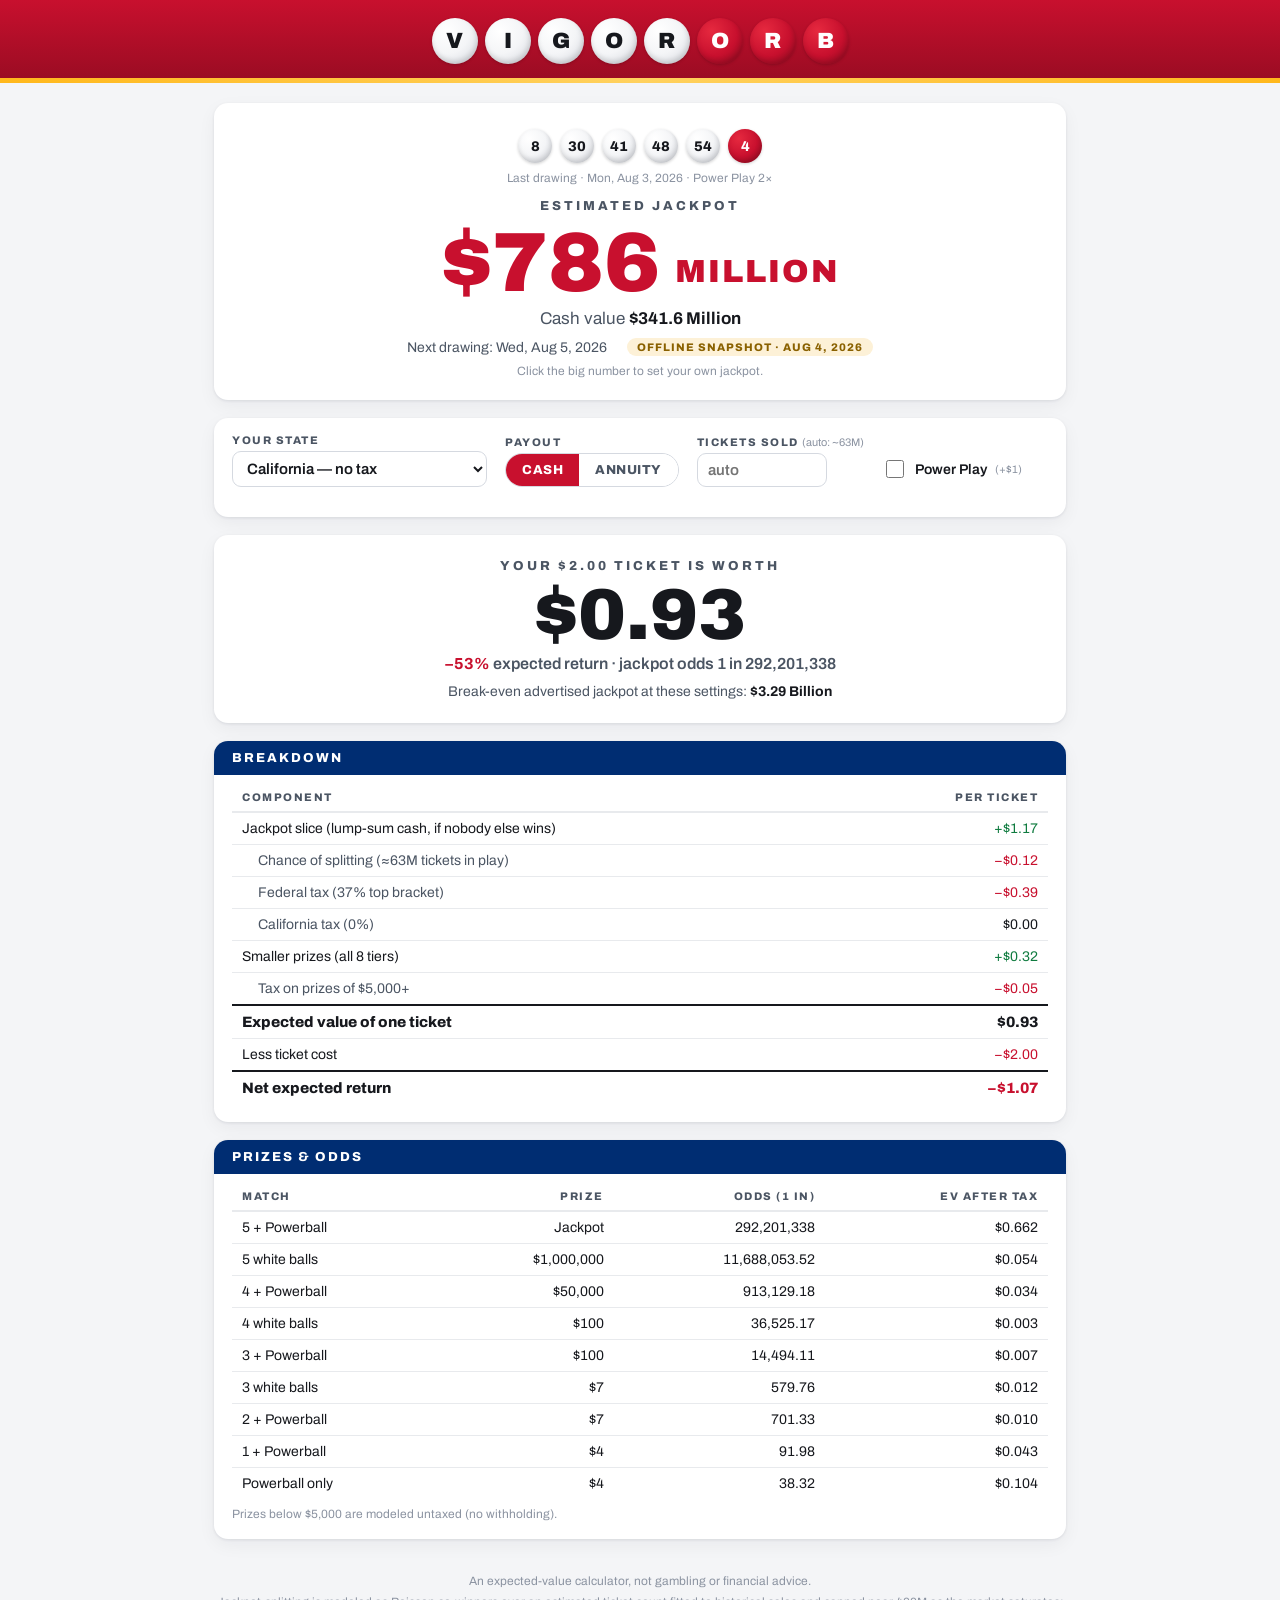
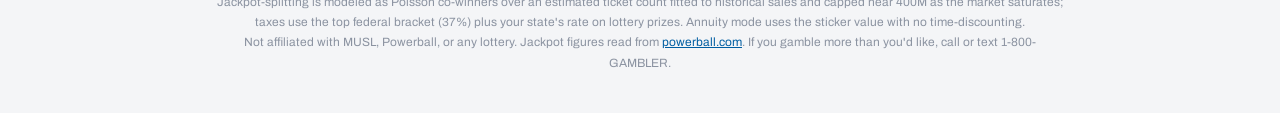
<file: vigororb/index.html>
<!DOCTYPE html>
<html lang="en">

<head>
    <meta charset="utf-8" />
    <meta name="viewport" content="width=device-width, initial-scale=1.0" />
    <title>vigororb</title>
    <link rel="preconnect" href="https://fonts.googleapis.com">
    <link rel="preconnect" href="https://fonts.gstatic.com" crossorigin>
    <link href="https://fonts.googleapis.com/css2?family=Archivo:wght@400;600;800;900&display=swap" rel="stylesheet">

    <style>
        :root {
            --red: #c8102e;
            --red-dark: #9b0c23;
            --navy: #002d72;
            --blue: #005ea2;
            --gold: #ffb81c;
            --paper: #f4f5f7;
            --surface: #ffffff;
            --ink: #16181d;
            --ink-2: #4b5563;
            --ink-3: #8b93a1;
            --grid: #e8eaed;
            --good: #0f7b3f;
        }

        * { box-sizing: border-box; }

        body {
            margin: 0;
            background: var(--paper);
            color: var(--ink);
            font-family: 'Archivo', 'Segoe UI', system-ui, sans-serif;
            -webkit-font-smoothing: antialiased;
        }

        /* ---------- masthead ---------- */
        .masthead {
            background: linear-gradient(180deg, var(--red) 0%, var(--red-dark) 100%);
            color: #fff;
            padding: 18px 16px 14px;
            text-align: center;
        }

        .wordmark {
            display: inline-flex;
            align-items: center;
            gap: 7px;
        }

        .ball.wm {
            width: 46px;
            height: 46px;
            font-size: 22px;
            font-weight: 900;
        }

        .goldstrip { height: 5px; background: linear-gradient(90deg, var(--gold), #ffd15e, var(--gold)); }

        /* ---------- layout ---------- */
        main { max-width: 880px; margin: 0 auto; padding: 20px 14px 8px; }

        .card {
            background: var(--surface);
            border-radius: 14px;
            box-shadow: 0 1px 3px rgba(10, 20, 40, .09), 0 6px 18px rgba(10, 20, 40, .05);
            margin-bottom: 18px;
            overflow: hidden;
        }

        .card-head {
            background: var(--navy);
            color: #fff;
            font-weight: 800;
            letter-spacing: 2px;
            font-size: 13px;
            text-transform: uppercase;
            padding: 10px 18px;
        }

        .card-body { padding: 18px; }

        /* ---------- hero ---------- */
        .hero { text-align: center; padding: 26px 18px 22px; }

        .ballrow { display: flex; justify-content: center; gap: 8px; margin-bottom: 14px; }

        .ball {
            width: 34px; height: 34px; border-radius: 50%;
            display: inline-flex; align-items: center; justify-content: center;
            font-weight: 800; font-size: 14px; color: var(--ink);
            background: radial-gradient(circle at 32% 28%, #ffffff 0%, #f4f5f7 50%, #d4d7de 100%);
            box-shadow: inset -1px -3px 5px rgba(0, 0, 0, .14), 0 1px 3px rgba(0, 0, 0, .18);
        }

        .ball.power { background: radial-gradient(circle at 32% 28%, #e6293f 0%, var(--red) 55%, #8c0a1f 100%); color: #fff; }

        .ballcap { font-size: 12px; color: var(--ink-3); margin: -6px 0 14px; }

        .eyebrow {
            font-size: 13px; font-weight: 800; letter-spacing: 3px;
            color: var(--ink-2); text-transform: uppercase;
        }

        .jackpot {
            font-size: clamp(46px, 10vw, 84px);
            font-weight: 900;
            color: var(--red);
            line-height: 1.05;
            margin: 6px 0 2px;
            cursor: pointer;
            border-radius: 10px;
        }

        .jackpot:hover { outline: 2px dashed #f3b6c0; outline-offset: 6px; }
        .jackpot .unit { font-size: .38em; letter-spacing: 2px; vertical-align: .28em; }

        input[type=number].jackpot-edit {
            font: inherit; font-size: clamp(40px, 8vw, 64px); font-weight: 900; color: var(--red);
            width: min(420px, 90%); text-align: center;
            border: 3px solid var(--gold); border-radius: 12px; padding: 2px 10px;
        }

        .cashline { font-size: 17px; color: var(--ink-2); }
        .cashline b { color: var(--ink); }

        .drawline { margin-top: 10px; font-size: 14px; color: var(--ink-2); display: flex; gap: 10px; justify-content: center; align-items: center; flex-wrap: wrap; }

        .chip {
            display: inline-block; padding: 3px 10px; border-radius: 999px;
            font-size: 11px; font-weight: 800; letter-spacing: 1px; text-transform: uppercase;
            background: #eef0f3; color: var(--ink-2);
        }

        .chip.live { background: #e2f3e9; color: var(--good); }
        .chip.warn { background: #fdf1d7; color: #8a6100; }
        .hint { font-size: 12px; color: var(--ink-3); margin-top: 8px; }

        /* ---------- controls ---------- */
        .controls { display: flex; flex-wrap: wrap; gap: 18px; padding: 16px 18px; align-items: flex-end; }

        .field { display: flex; flex-direction: column; gap: 5px; }
        .field > label { font-size: 11px; font-weight: 800; letter-spacing: 1.5px; text-transform: uppercase; color: var(--ink-2); }

        select, input[type=number] {
            font: inherit; font-size: 15px; font-weight: 600; color: var(--ink);
            padding: 8px 10px; border: 1.5px solid #d5d9e0; border-radius: 9px; background: #fff;
        }

        select:focus, input:focus { outline: 2px solid var(--blue); outline-offset: 1px; }
        input[type=number].jackpot-edit:focus { outline: none; }
        input[type=number].jackpot-edit::-webkit-inner-spin-button,
        input[type=number].jackpot-edit::-webkit-outer-spin-button { -webkit-appearance: none; }
        input[type=number].jackpot-edit { -moz-appearance: textfield; appearance: textfield; }

        .seg { display: inline-flex; border: 1.5px solid #d5d9e0; border-radius: 999px; overflow: hidden; }

        .seg button {
            font: inherit; font-size: 13px; font-weight: 800; letter-spacing: .5px; text-transform: uppercase;
            border: 0; background: #fff; color: var(--ink-2); padding: 9px 16px; cursor: pointer;
        }

        .seg button.on { background: var(--red); color: #fff; }

        .check { display: flex; gap: 8px; align-items: center; font-size: 14px; font-weight: 600; color: var(--ink); padding-bottom: 6px; }
        .check input { width: 18px; height: 18px; accent-color: var(--red); }

        .subnote { font-size: 11px; color: var(--ink-3); font-weight: 400; letter-spacing: 0; text-transform: none; }

        /* ---------- verdict ---------- */
        .verdict { text-align: center; padding: 24px 18px; }

        .verdict .figure {
            font-size: clamp(44px, 9vw, 72px);
            font-weight: 900;
            color: var(--ink);
            line-height: 1;
            margin: 6px 0 4px;
        }

        .verdict .figure.positive { color: var(--good); }
        .returnline { font-size: 16px; font-weight: 600; color: var(--ink-2); }
        .returnline b.neg { color: var(--red); }
        .returnline b.pos { color: var(--good); }
        .breakeven { margin-top: 12px; font-size: 14px; color: var(--ink-2); }
        .breakeven b { color: var(--ink); }

        /* ---------- ledger + odds tables ---------- */
        table { width: 100%; border-collapse: collapse; font-size: 14px; }

        th {
            text-align: left; font-size: 11px; font-weight: 800; letter-spacing: 1.5px;
            text-transform: uppercase; color: var(--ink-2);
            padding: 8px 10px; border-bottom: 2px solid var(--grid);
        }

        td { padding: 8px 10px; border-bottom: 1px solid var(--grid); }
        tr:last-child td { border-bottom: 0; }
        td.num, th.num { text-align: right; font-variant-numeric: tabular-nums; }
        .minus { color: var(--red); }
        .plus { color: var(--good); }
        .total-row td { font-weight: 800; border-top: 2px solid var(--ink); font-size: 15px; }
        .indent { padding-left: 26px; color: var(--ink-2); }

        /* ---------- footer ---------- */
        footer { max-width: 880px; margin: 0 auto; padding: 6px 16px 40px; text-align: center; font-size: 12px; color: var(--ink-3); line-height: 1.7; }
        footer a { color: var(--blue); }

        @media (max-width: 560px) {
            .controls { gap: 12px; }
            .wordmark { font-size: 26px; }
        }
    </style>
</head>

<body>
    <header class="masthead">
        <div class="wordmark" role="heading" aria-level="1" aria-label="vigororb"><span class="ball wm">V</span><span
                class="ball wm">I</span><span class="ball wm">G</span><span class="ball wm">O</span><span
                class="ball wm">R</span><span class="ball wm power">O</span><span class="ball wm power">R</span><span
                class="ball wm power">B</span></div>
    </header>
    <div class="goldstrip"></div>

    <main>
        <!-- ============ jackpot hero ============ -->
        <section class="card hero" aria-label="Current jackpot">
            <div class="ballrow" id="ballrow" aria-label="Winning numbers from the last drawing"></div>
            <div class="ballcap" id="ballcap"></div>
            <div class="eyebrow">Estimated Jackpot</div>
            <div class="jackpot" id="jackpotDisplay" title="Click to edit" role="button" tabindex="0"></div>
            <div class="cashline">Cash value <b id="cashDisplay"></b></div>
            <div class="drawline">
                <span id="drawDate"></span>
                <span id="countdown"></span>
                <span class="chip" id="freshness">loading…</span>
            </div>
            <div class="hint">Click the big number to set your own jackpot.</div>
        </section>

        <!-- ============ controls ============ -->
        <section class="card" aria-label="Assumptions">
            <div class="controls">
                <div class="field">
                    <label for="stateSel">Your state</label>
                    <select id="stateSel"></select>
                </div>
                <div class="field">
                    <label>Payout</label>
                    <span class="seg" role="group" aria-label="Payout type">
                        <button id="segCash" class="on" type="button">Cash</button>
                        <button id="segAnnuity" type="button">Annuity</button>
                    </span>
                </div>
                <div class="field">
                    <label for="playersInp">Tickets sold <span class="subnote" id="playersAuto"></span></label>
                    <input id="playersInp" type="number" min="1" step="1" style="width:130px" placeholder="auto">
                </div>
                <label class="check"><input type="checkbox" id="ppChk"> Power Play <span class="subnote">(+$1)</span></label>
            </div>
            <div class="hint" id="stateNote" style="padding:0 18px 14px; margin-top:0;"></div>
        </section>

        <!-- ============ verdict ============ -->
        <section class="card verdict" aria-label="Expected value">
            <div class="eyebrow" id="verdictEyebrow">Your $2.00 ticket is worth</div>
            <div class="figure" id="evFigure" aria-live="polite">—</div>
            <div class="returnline" id="returnLine"></div>
            <div class="breakeven" id="breakevenLine"></div>
        </section>

        <!-- ============ ledger ============ -->
        <section class="card">
            <div class="card-head">Breakdown</div>
            <div class="card-body" style="padding-top:8px;">
                <table id="ledger" aria-label="Expected value breakdown"></table>
            </div>
        </section>

        <!-- ============ odds ============ -->
        <section class="card">
            <div class="card-head">Prizes &amp; odds</div>
            <div class="card-body" style="padding-top:8px;">
                <table id="oddsTable" aria-label="Prize tiers with odds and after-tax expected value"></table>
                <div class="hint" id="oddsNote"></div>
            </div>
        </section>
    </main>

    <footer>
        An expected-value calculator, not gambling or financial advice.<br>
        Jackpot-splitting is modeled as Poisson co-winners over an estimated ticket count fitted to historical
        sales and capped near 400M as the market saturates; taxes use the top federal bracket (37%) plus your
        state's rate on lottery prizes. Annuity mode uses the sticker value with no time-discounting.<br>
        Not affiliated with MUSL, Powerball, or any lottery. Jackpot figures read from
        <a href="https://www.powerball.com/">powerball.com</a>. If you gamble more than you'd like,
        call or text 1-800-GAMBLER.
    </footer>

    <script>
        "use strict";

        /* ================= constants ================= */

        const JACKPOT_ODDS = 292201338;
        const P_JACKPOT = 1 / JACKPOT_ODDS;
        const TICKET = 2;

        // non-jackpot tiers: [label, prize, 1-in odds]
        const TIERS = [
            ["5 white balls", 1e6, 11688053.52],
            ["4 + Powerball", 5e4, 913129.18],
            ["4 white balls", 100, 36525.17],
            ["3 + Powerball", 100, 14494.11],
            ["3 white balls", 7, 579.76],
            ["2 + Powerball", 7, 701.33],
            ["1 + Powerball", 4, 91.98],
            ["Powerball only", 4, 38.32],
        ];
        const TAXABLE_MIN = 5000;        // withholding threshold; smaller prizes modeled untaxed
        const FED = 0.37;

        // Power Play multiplier draw: 24×2, 13×3, 3×4, 2×5 (+1×10 when jackpot ≤ $150M).
        // Match-5 becomes a flat $2M instead of multiplying.
        const PP_MEAN = (tenX) => tenX ? 119 / 43 : 109 / 42;

        // tickets sold (millions) vs advertised jackpot ($M) — fitted by eye to
        // published per-drawing sales history, modern jackpot-fatigue era.
        // Past the last observed point the market saturates toward SALES_CAP
        // (the Jan 2016 frenzy peaked near 440M tickets; recent record drawings
        // sell well under 300M).
        const SALES = [[20, 10.5], [50, 11], [100, 12.5], [150, 14], [200, 16], [300, 20],
                       [400, 26], [500, 34], [600, 43], [700, 52], [800, 65],
                       [1000, 95], [1300, 145], [1600, 200], [2000, 270]];
        const SALES_CAP = 400;

        // top state rate applied to lottery prizes (approximate, this decade)
        // noPB: Powerball isn't sold there
        const STATES = {
            AL: ["Alabama", 5.0, true], AK: ["Alaska", 0, true], AZ: ["Arizona", 2.5], AR: ["Arkansas", 3.9],
            CA: ["California", 0], CO: ["Colorado", 4.4], CT: ["Connecticut", 6.99], DE: ["Delaware", 6.6],
            DC: ["District of Columbia", 10.75], FL: ["Florida", 0], GA: ["Georgia", 5.19], HI: ["Hawaii", 11, true],
            ID: ["Idaho", 5.7], IL: ["Illinois", 4.95], IN: ["Indiana", 3.0], IA: ["Iowa", 3.8],
            KS: ["Kansas", 5.58], KY: ["Kentucky", 4.0], LA: ["Louisiana", 3.0], ME: ["Maine", 7.15],
            MD: ["Maryland", 8.95], MA: ["Massachusetts", 9.0], MI: ["Michigan", 4.25], MN: ["Minnesota", 9.85],
            MS: ["Mississippi", 4.4], MO: ["Missouri", 4.7], MT: ["Montana", 5.9], NE: ["Nebraska", 5.2],
            NV: ["Nevada", 0, true], NH: ["New Hampshire", 0], NJ: ["New Jersey", 10.75], NM: ["New Mexico", 5.9],
            NY: ["New York", 10.9], NC: ["North Carolina", 4.25], ND: ["North Dakota", 2.5], OH: ["Ohio", 3.5],
            OK: ["Oklahoma", 4.75], OR: ["Oregon", 9.9], PA: ["Pennsylvania", 3.07], RI: ["Rhode Island", 5.99],
            SC: ["South Carolina", 6.2], SD: ["South Dakota", 0], TN: ["Tennessee", 0], TX: ["Texas", 0],
            UT: ["Utah", 4.55, true], VT: ["Vermont", 8.75], VA: ["Virginia", 5.75], WA: ["Washington", 0],
            WV: ["West Virginia", 4.82], WI: ["Wisconsin", 7.65], WY: ["Wyoming", 0],
        };

        // offline snapshot, refreshed whenever this file is touched
        const SNAPSHOT = {
            jackpotM: 786, cashM: 341.6, drawDate: "Wed, Aug 5, 2026", asOf: "Aug 4, 2026",
            numbers: { white: [8, 30, 41, 48, 54], pb: 4, pp: 2, date: "Mon, Aug 3, 2026" },
        };

        const PROXY = "https://r.jina.ai/https://www.powerball.com/";
        const CACHE_KEY = "vigororb.pb2";
        const CACHE_TTL = 30 * 60 * 1000;
        const STATE_KEY = "vigororb.state";

        /* ================= state ================= */

        const S = {
            jackpotM: SNAPSHOT.jackpotM,
            cashM: SNAPSHOT.cashM,
            drawDate: SNAPSHOT.drawDate,
            numbers: SNAPSHOT.numbers,
            source: "snapshot",          // live | cached | snapshot | manual
            state: "CA",
            payout: "cash",
            powerPlay: false,
            playersOverride: null,       // tickets, absolute count
        };

        const cashRatio = () => S.cashM / S.jackpotM || 0.435;

        /* ================= model ================= */

        function autoTickets(jackpotM) {
            const a = SALES;
            if (jackpotM <= a[0][0]) return a[0][1] * 1e6;
            const [xN, yN] = a[a.length - 1];
            if (jackpotM > xN) {
                // saturate toward SALES_CAP, slope-matched to the last segment
                const [xP, yP] = a[a.length - 2];
                const slope = (yN - yP) / (xN - xP);
                const k = slope / (SALES_CAP - yN);
                return (SALES_CAP - (SALES_CAP - yN) * Math.exp(-k * (jackpotM - xN))) * 1e6;
            }
            let i = a.length - 1;
            for (let n = 1; n < a.length; n++) if (jackpotM <= a[n][0]) { i = n; break; }
            const [x0, y0] = a[i - 1], [x1, y1] = a[i];
            // log-log interpolation between anchors
            const t = (Math.log(jackpotM) - Math.log(x0)) / (Math.log(x1) - Math.log(x0));
            return Math.exp(Math.log(y0) + t * (Math.log(y1) - Math.log(y0))) * 1e6;
        }

        // expected fraction of the jackpot you keep, given you won, with
        // K ~ Poisson(λ) co-winners: E[1/(1+K)] = (1 − e^−λ)/λ
        const splitFactor = (lambda) => lambda < 1e-9 ? 1 : (1 - Math.exp(-lambda)) / lambda;

        function evaluate(jackpotM, opts) {
            const o = opts;
            const stRate = (STATES[o.state][1] || 0) / 100;
            const tickets = o.tickets ?? autoTickets(jackpotM);
            const lambda = tickets * P_JACKPOT;
            const split = splitFactor(lambda);

            const base = (o.payout === "cash" ? jackpotM * o.ratio : jackpotM) * 1e6;
            const jGross = P_JACKPOT * base;
            const jSplitLoss = jGross * (1 - split);
            const jFed = (jGross - jSplitLoss) * FED;
            const jState = (jGross - jSplitLoss) * stRate;
            const jNet = jGross - jSplitLoss - jFed - jState;

            const tenX = jackpotM <= 150;
            const mult = PP_MEAN(tenX);
            let sGross = 0, sTax = 0;
            const tierRows = TIERS.map(([label, prize, odds]) => {
                let pz = prize;
                if (o.powerPlay) pz = (prize === 1e6) ? 2e6 : prize * mult;
                const g = pz / odds;
                const t = pz >= TAXABLE_MIN ? g * (FED + stRate) : 0;
                sGross += g; sTax += t;
                return { label, prize: pz, odds, net: g - t };
            });

            const cost = TICKET + (o.powerPlay ? 1 : 0);
            const ev = jNet + sGross - sTax;
            return { ev, cost, net: ev - cost, tickets, lambda, split,
                     jGross, jSplitLoss, jFed, jState, jNet, sGross, sTax, tierRows, stRate };
        }

        const currentOpts = () => ({
            state: S.state, payout: S.payout, powerPlay: S.powerPlay,
            ratio: cashRatio(), tickets: S.playersOverride ?? undefined,
        });

        // smallest advertised jackpot (at auto ticket estimates) where EV ≥ price
        function breakEven() {
            const o = { ...currentOpts(), tickets: undefined };
            for (let j = 20; j <= 10000; j += 5) {
                const r = evaluate(j, o);
                if (r.ev >= r.cost) return j;
            }
            return null;
        }

        /* ================= formatting ================= */

        const $$ = (id) => document.getElementById(id);
        const fmt$ = (v, d = 2) => (v < 0 ? "−$" : "$") + Math.abs(v).toFixed(d);
        const fmtBig = (v) => "$" + (v >= 1e9 ? (v / 1e9).toFixed(v % 1e9 ? 2 : 0) + " Billion"
                                              : (v / 1e6).toLocaleString(undefined, { maximumFractionDigits: 1 }) + " Million");
        const fmtM = (m) => fmtBig(m * 1e6);
        const fmtCount = (v) => v >= 1e6 ? (v / 1e6).toFixed(v < 1e7 ? 1 : 0) + "M" : Math.round(v).toLocaleString();

        /* ================= render ================= */

        function renderHero() {
            const br = $$("ballrow"), cap = $$("ballcap");
            br.textContent = ""; cap.textContent = "";
            if (S.numbers) {
                for (const n of S.numbers.white) {
                    const b = document.createElement("span");
                    b.className = "ball"; b.textContent = n;
                    br.append(b);
                }
                const p = document.createElement("span");
                p.className = "ball power"; p.textContent = S.numbers.pb;
                br.append(p);
                cap.textContent = "Last drawing" + (S.numbers.date ? " · " + S.numbers.date : "")
                                + (S.numbers.pp ? ` · Power Play ${S.numbers.pp}×` : "");
            }

            const jd = $$("jackpotDisplay");
            jd.textContent = "";
            const m = S.jackpotM;
            const [num, unit] = m >= 1000 ? [(m / 1000).toFixed(2).replace(/\.?0+$/, ""), "billion"]
                                          : [Math.round(m).toLocaleString(), "million"];
            jd.append("$" + num + " ");
            const u = document.createElement("span");
            u.className = "unit"; u.textContent = unit.toUpperCase();
            jd.append(u);

            $$("cashDisplay").textContent = fmtM(S.cashM);
            $$("drawDate").textContent = S.drawDate ? "Next drawing: " + S.drawDate : "";
            tickCountdown();

            const chip = $$("freshness");
            chip.className = "chip";
            if (S.source === "live") { chip.classList.add("live"); chip.textContent = "live · powerball.com"; }
            else if (S.source === "cached") { chip.classList.add("live"); chip.textContent = "recent · powerball.com"; }
            else if (S.source === "manual") { chip.classList.add("warn"); chip.textContent = "your number"; }
            else { chip.classList.add("warn"); chip.textContent = "offline snapshot · " + SNAPSHOT.asOf; }
        }

        // drawings close 10:59 PM Eastern on the drawing date
        function drawInstant(dateStr) {
            if (!dateStr) return null;
            const wall = new Date(dateStr.replace(/^[A-Za-z]{3}, /, "") + " 22:59:00");
            if (isNaN(wall)) return null;
            const et = new Date(wall.toLocaleString("en-US", { timeZone: "America/New_York" }));
            return new Date(wall.getTime() + (wall.getTime() - et.getTime()));
        }

        function tickCountdown() {
            const el = $$("countdown");
            const t = drawInstant(S.drawDate);
            const ms = t ? t - Date.now() : 0;
            if (!t || ms <= 0) { el.textContent = ""; return; }
            const d = Math.floor(ms / 864e5), h = Math.floor(ms / 36e5) % 24,
                  m = Math.floor(ms / 6e4) % 60, s = Math.floor(ms / 1e3) % 60;
            el.textContent = "· in " + (d ? `${d}d ${h}h ${m}m` : `${h}h ${m}m ${s}s`);
        }

        function renderVerdict(r) {
            $$("verdictEyebrow").textContent = `Your ${fmt$(r.cost)} ticket is worth`;
            const fig = $$("evFigure");
            fig.textContent = fmt$(r.ev);
            fig.classList.toggle("positive", r.net >= 0);

            const pct = (r.ev / r.cost - 1) * 100;
            const rl = $$("returnLine");
            rl.textContent = "";
            const b = document.createElement("b");
            b.className = pct < 0 ? "neg" : "pos";
            b.textContent = (pct >= 0 ? "+" : "−") + Math.abs(pct).toFixed(0) + "%";
            rl.append(b, ` expected return · jackpot odds 1 in ${JACKPOT_ODDS.toLocaleString()}`);

            const be = breakEven();
            const bl = $$("breakevenLine");
            bl.textContent = "";
            if (be) {
                bl.append("Break-even advertised jackpot at these settings: ");
                const bb = document.createElement("b"); bb.textContent = fmtM(be);
                bl.append(bb);
            } else {
                bl.append("Break-even jackpot at these settings: ");
                const bb = document.createElement("b"); bb.textContent = "none found";
                bl.append(bb, " — under these assumptions, expected splitting and taxes outgrow the prize at every jackpot size.");
            }
        }

        function ledgerRow(tbl, label, val, cls, indent) {
            const tr = tbl.insertRow();
            const td1 = tr.insertCell(); td1.textContent = label; if (indent) td1.className = "indent";
            const td2 = tr.insertCell(); td2.className = "num" + (cls ? " " + cls : "");
            td2.textContent = (cls === "minus" ? "−" : cls === "plus" ? "+" : "") + fmt$(Math.abs(val)).replace("−", "");
            return tr;
        }

        function renderLedger(r) {
            const tbl = $$("ledger");
            tbl.textContent = "";
            const hd = tbl.createTHead().insertRow();
            for (const [t, n] of [["Component", false], ["Per ticket", true]]) {
                const th = document.createElement("th"); th.textContent = t; if (n) th.className = "num"; hd.append(th);
            }
            const basisNote = S.payout === "cash" ? "lump-sum cash" : "annuity sticker price";
            ledgerRow(tbl, `Jackpot slice (${basisNote}, if nobody else wins)`, r.jGross, "plus");
            ledgerRow(tbl, `Chance of splitting (≈${fmtCount(r.tickets)} tickets in play)`, r.jSplitLoss, "minus", true);
            ledgerRow(tbl, "Federal tax (37% top bracket)", r.jFed, "minus", true);
            const stName = STATES[S.state][0];
            ledgerRow(tbl, `${stName} tax (${(r.stRate * 100).toFixed(2).replace(/\.?0+$/, "")}%)`, r.jState, r.jState > 0 ? "minus" : "", true);
            ledgerRow(tbl, "Smaller prizes (all 8 tiers)", r.sGross, "plus");
            ledgerRow(tbl, "Tax on prizes of $5,000+", r.sTax, r.sTax > 0 ? "minus" : "", true);
            const tot = ledgerRow(tbl, "Expected value of one ticket", r.ev);
            tot.className = "total-row";
            ledgerRow(tbl, "Less ticket cost", -r.cost, "minus");
            const net = ledgerRow(tbl, "Net expected return", r.net, r.net < 0 ? "minus" : "plus");
            net.className = "total-row";
        }

        function renderOdds(r) {
            const tbl = $$("oddsTable");
            tbl.textContent = "";
            const hd = tbl.createTHead().insertRow();
            for (const [t, n] of [["Match", false], ["Prize", true], ["Odds (1 in)", true], ["EV after tax", true]]) {
                const th = document.createElement("th"); th.textContent = t; if (n) th.className = "num"; hd.append(th);
            }
            const jr = tbl.insertRow();
            jr.insertCell().textContent = "5 + Powerball";
            let td = jr.insertCell(); td.className = "num"; td.textContent = "Jackpot";
            td = jr.insertCell(); td.className = "num"; td.textContent = JACKPOT_ODDS.toLocaleString();
            td = jr.insertCell(); td.className = "num"; td.textContent = fmt$(r.jNet, 3);
            for (const t of r.tierRows) {
                const tr = tbl.insertRow();
                tr.insertCell().textContent = t.label;
                td = tr.insertCell(); td.className = "num"; td.textContent = "$" + t.prize.toLocaleString();
                td = tr.insertCell(); td.className = "num"; td.textContent = t.odds.toLocaleString();
                td = tr.insertCell(); td.className = "num"; td.textContent = fmt$(t.net, 3);
            }
            $$("oddsNote").textContent = S.powerPlay
                ? "Prizes shown include the average Power Play multiplier; match-5 becomes a flat $2 million."
                : "Prizes below $5,000 are modeled untaxed (no withholding).";
        }

        function renderStateNote() {
            const st = STATES[S.state];
            $$("stateNote").textContent = st[2]
                ? `${st[0]} doesn't sell Powerball — this assumes a drive across the border, but ${st[0]} still taxes the win as income.`
                : "";
        }

        /* ================= wiring ================= */

        function renderAll() {
            const r = evaluate(S.jackpotM, currentOpts());
            renderHero();
            renderVerdict(r);
            renderLedger(r);
            renderOdds(r);
            renderStateNote();
            $$("playersAuto").textContent = S.playersOverride == null ? `(auto: ~${fmtCount(r.tickets)})` : "(manual)";
        }

        function initControls() {
            const sel = $$("stateSel");
            Object.entries(STATES)
                .sort((a, b) => a[1][0].localeCompare(b[1][0]))
                .forEach(([code, [name, rate, noPB]]) => {
                    const o = document.createElement("option");
                    o.value = code;
                    o.textContent = name + (rate ? ` — ${rate}%` : " — no tax") + (noPB ? " ∗" : "");
                    sel.append(o);
                });
            sel.value = S.state;
            sel.addEventListener("change", () => {
                S.state = sel.value;
                localStorage.setItem(STATE_KEY, S.state);
                renderAll();
            });

            $$("segCash").addEventListener("click", () => setPayout("cash"));
            $$("segAnnuity").addEventListener("click", () => setPayout("annuity"));
            function setPayout(p) {
                S.payout = p;
                $$("segCash").classList.toggle("on", p === "cash");
                $$("segAnnuity").classList.toggle("on", p === "annuity");
                renderAll();
            }

            $$("ppChk").addEventListener("change", (e) => { S.powerPlay = e.target.checked; renderAll(); });

            $$("playersInp").addEventListener("change", (e) => {
                const v = parseFloat(e.target.value);
                S.playersOverride = Number.isFinite(v) && v >= 1 ? v : null;
                if (S.playersOverride == null) e.target.value = "";
                renderAll();
            });

            // click-to-edit jackpot
            const jd = $$("jackpotDisplay");
            const startEdit = () => {
                const inp = document.createElement("input");
                inp.type = "number"; inp.min = 20; inp.step = 1;
                inp.className = "jackpot-edit";
                inp.value = Math.round(S.jackpotM);
                inp.setAttribute("aria-label", "Jackpot in millions of dollars");
                jd.style.display = "none";
                jd.after(inp);
                inp.focus(); inp.select();
                const commit = () => {
                    const v = parseFloat(inp.value);
                    if (Number.isFinite(v) && v >= 1) {
                        S.cashM = Math.round(v * cashRatio() * 10) / 10;
                        S.jackpotM = v;
                        S.source = "manual";
                    }
                    inp.remove();
                    jd.style.display = "";
                    renderAll();
                };
                inp.addEventListener("blur", commit);
                inp.addEventListener("keydown", (e) => { if (e.key === "Enter") inp.blur(); if (e.key === "Escape") { inp.value = ""; inp.blur(); } });
            };
            jd.addEventListener("click", startEdit);
            jd.addEventListener("keydown", (e) => { if (e.key === "Enter" || e.key === " ") { e.preventDefault(); startEdit(); } });
        }

        /* ================= data fetch ================= */

        function parseNumbers(text) {
            const sec = text.match(/Winning Numbers([\s\S]{0,400}?)(?:View Results|Check Your Numbers|####|$)/i);
            if (!sec) return null;
            const dm = sec[1].match(/([A-Z][a-z]{2}, [A-Z][a-z]{2,8} \d{1,2}, \d{4})/);
            const rest = dm ? sec[1].slice(dm.index + dm[0].length) : sec[1];
            const pp = rest.match(/Power Play\s*(\d+)\s*x/i);
            const nums = ((pp ? rest.slice(0, pp.index) : rest).match(/\b\d{1,2}\b/g) || []).map(Number);
            if (nums.length < 6) return null;
            const white = nums.slice(0, 5), pb = nums[5];
            if (white.some((n) => n < 1 || n > 69) || pb < 1 || pb > 26) return null;
            return { white, pb, pp: pp ? +pp[1] : null, date: dm ? dm[1] : null };
        }

        function parsePB(text) {
            const money = (re) => {
                const m = text.match(re);
                if (!m) return null;
                const v = parseFloat(m[1].replace(/,/g, ""));
                return m[2].toLowerCase() === "billion" ? v * 1000 : v;
            };
            const jackpotM = money(/Estimated Jackpot\s*\$([\d.,]+)\s*(Million|Billion)/i);
            const cashM = money(/Cash Value\s*\$([\d.,]+)\s*(Million|Billion)/i);
            const dm = text.match(/Next Drawing[\s\S]{0,160}?([A-Z][a-z]{2}, [A-Z][a-z]{2,8} \d{1,2}, \d{4})/);
            if (!jackpotM || !cashM) return null;
            return { jackpotM, cashM, drawDate: dm ? dm[1] : null, numbers: parseNumbers(text) };
        }

        async function loadJackpot() {
            try {
                const cached = JSON.parse(localStorage.getItem(CACHE_KEY) || "null");
                if (cached && Date.now() - cached.t < CACHE_TTL) {
                    Object.assign(S, { jackpotM: cached.jackpotM, cashM: cached.cashM, drawDate: cached.drawDate || S.drawDate,
                                       numbers: cached.numbers || S.numbers, source: "cached" });
                    renderAll();
                    return;
                }
            } catch { /* bad cache, refetch */ }

            try {
                const ctrl = new AbortController();
                const timer = setTimeout(() => ctrl.abort(), 12000);
                const resp = await fetch(PROXY, { signal: ctrl.signal });
                clearTimeout(timer);
                if (!resp.ok) throw new Error("http " + resp.status);
                const data = parsePB(await resp.text());
                if (!data) throw new Error("parse failed");
                if (!data.numbers) delete data.numbers;
                if (!data.drawDate) delete data.drawDate;
                Object.assign(S, data, { source: "live" });
                localStorage.setItem(CACHE_KEY, JSON.stringify({ t: Date.now(), ...data }));
            } catch (e) {
                if (S.source !== "manual") S.source = "snapshot";
            }
            renderAll();
        }

        async function detectState() {
            if (localStorage.getItem(STATE_KEY)) return;   // user already chose
            try {
                const resp = await fetch("https://ipapi.co/json/", { signal: AbortSignal.timeout(6000) });
                const geo = await resp.json();
                if (geo.country_code === "US" && STATES[geo.region_code]) {
                    S.state = geo.region_code;
                    $$("stateSel").value = S.state;
                    renderAll();
                }
            } catch { /* stay on the default */ }
        }

        /* ================= boot ================= */

        S.state = localStorage.getItem(STATE_KEY) || "CA";
        if (!STATES[S.state]) S.state = "CA";
        initControls();
        renderAll();
        loadJackpot();
        detectState();
        setInterval(tickCountdown, 1000);
    </script>
</body>

</html>
</file>
